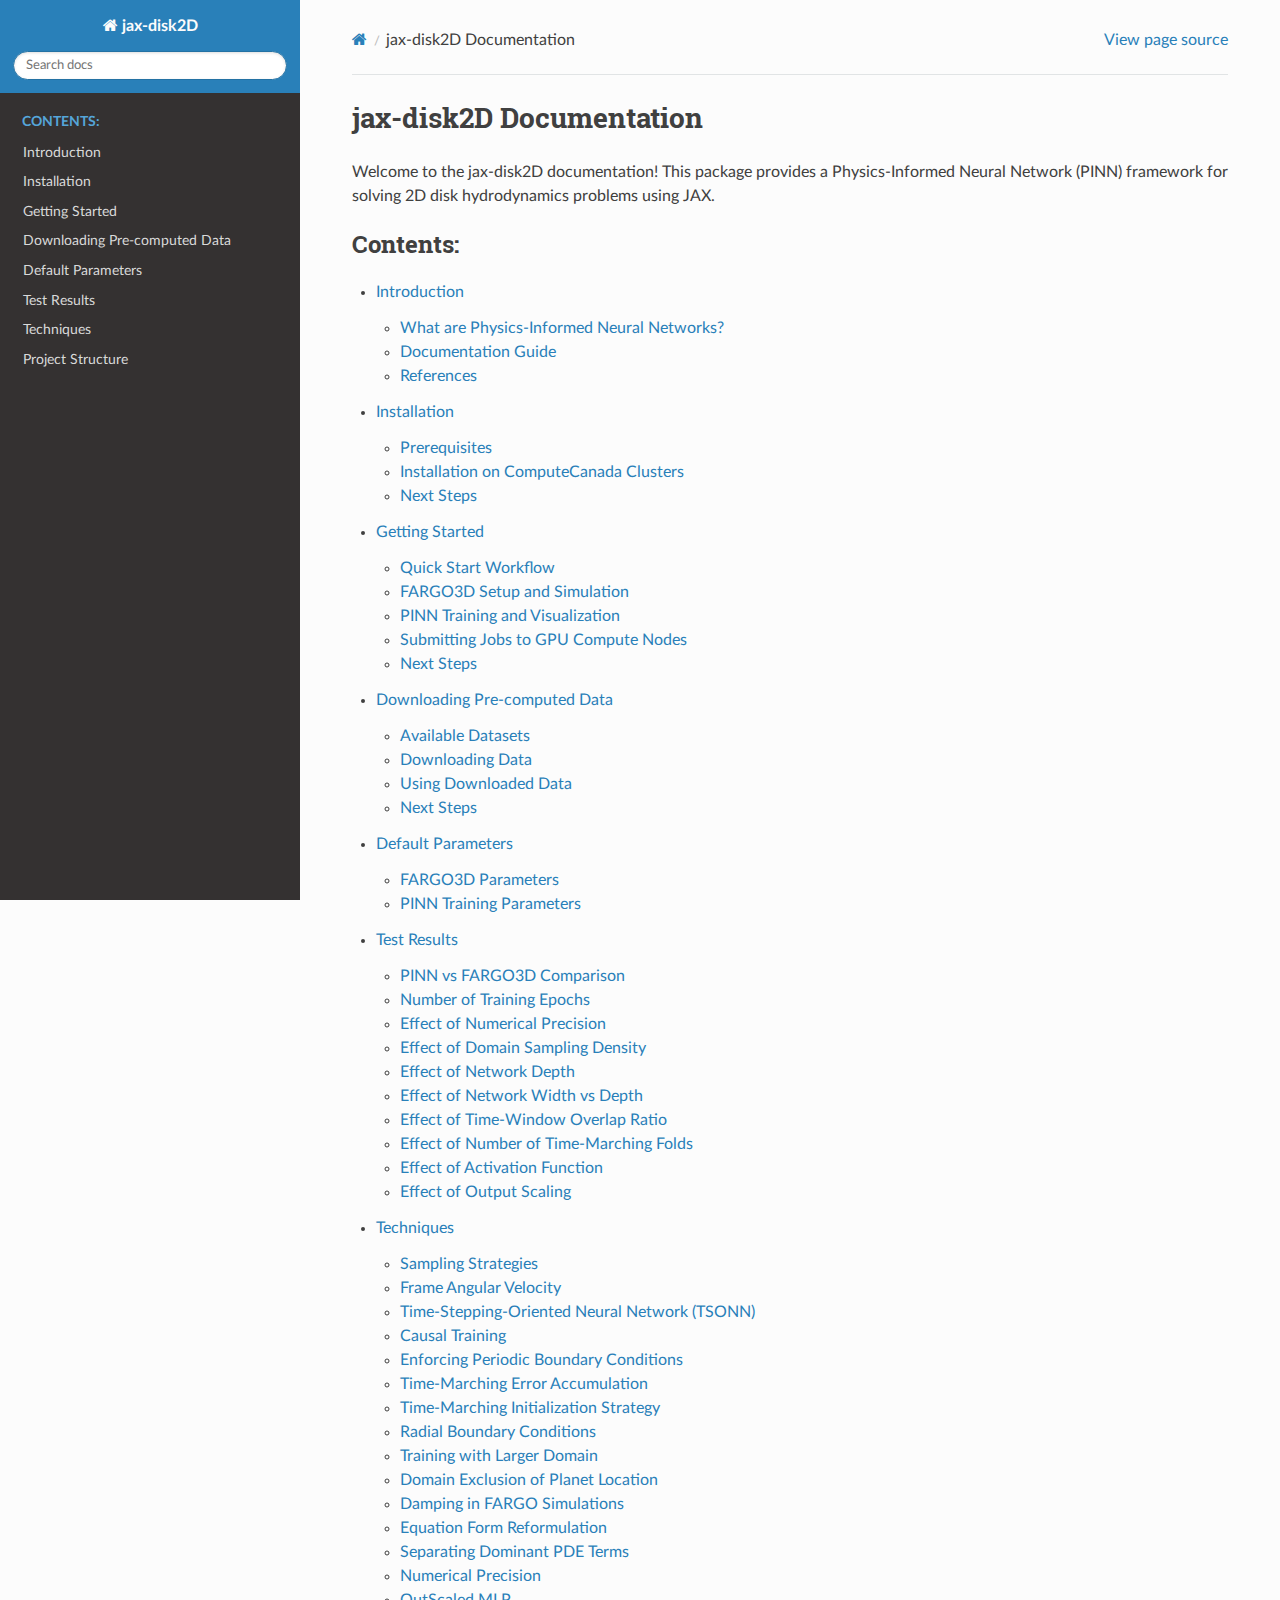
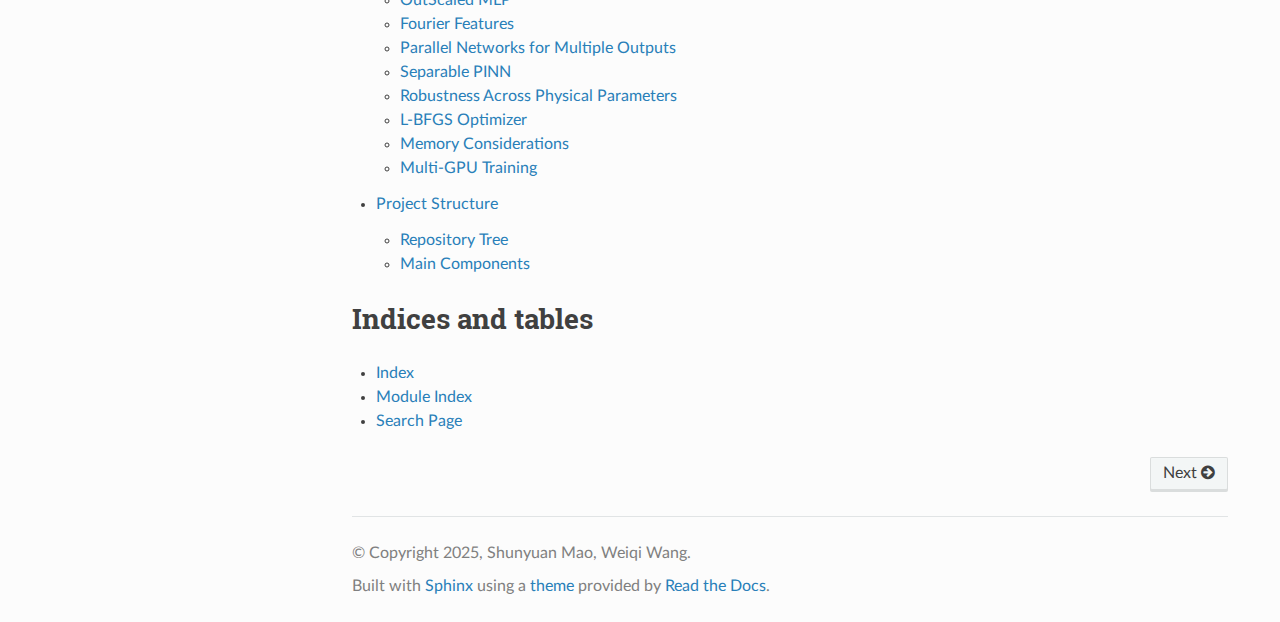
<file: index.html>
<!DOCTYPE html>
<html class="writer-html5" lang="en" data-content_root="./">
<head>
  <meta charset="utf-8" /><meta name="viewport" content="width=device-width, initial-scale=1" />

  <meta name="viewport" content="width=device-width, initial-scale=1.0" />
  <title>jax-disk2D Documentation &mdash; jax-disk2D 0.0.1 documentation</title>
      <link rel="stylesheet" type="text/css" href="_static/pygments.css?v=b86133f3" />
      <link rel="stylesheet" type="text/css" href="_static/css/theme.css?v=e59714d7" />
      <link rel="stylesheet" type="text/css" href="_static/sync_videos.css?v=2293ad74" />

  
      <script src="_static/jquery.js?v=5d32c60e"></script>
      <script src="_static/_sphinx_javascript_frameworks_compat.js?v=2cd50e6c"></script>
      <script src="_static/documentation_options.js?v=d45e8c67"></script>
      <script src="_static/doctools.js?v=9bcbadda"></script>
      <script src="_static/sphinx_highlight.js?v=dc90522c"></script>
      <script src="_static/sync_videos.js?v=71b0c0f2"></script>
    <script src="_static/js/theme.js"></script>
    <link rel="index" title="Index" href="genindex.html" />
    <link rel="search" title="Search" href="search.html" />
    <link rel="next" title="Introduction" href="introduction.html" /> 
</head>

<body class="wy-body-for-nav"> 
  <div class="wy-grid-for-nav">
    <nav data-toggle="wy-nav-shift" class="wy-nav-side">
      <div class="wy-side-scroll">
        <div class="wy-side-nav-search"  style="background: #2980B9" >

          
          
          <a href="#" class="icon icon-home">
            jax-disk2D
          </a>
<div role="search">
  <form id="rtd-search-form" class="wy-form" action="search.html" method="get">
    <input type="text" name="q" placeholder="Search docs" aria-label="Search docs" />
    <input type="hidden" name="check_keywords" value="yes" />
    <input type="hidden" name="area" value="default" />
  </form>
</div>
        </div><div class="wy-menu wy-menu-vertical" data-spy="affix" role="navigation" aria-label="Navigation menu">
              <p class="caption" role="heading"><span class="caption-text">Contents:</span></p>
<ul>
<li class="toctree-l1"><a class="reference internal" href="introduction.html">Introduction</a></li>
<li class="toctree-l1"><a class="reference internal" href="installation.html">Installation</a></li>
<li class="toctree-l1"><a class="reference internal" href="getting_started.html">Getting Started</a></li>
<li class="toctree-l1"><a class="reference internal" href="huggingface.html">Downloading Pre-computed Data</a></li>
<li class="toctree-l1"><a class="reference internal" href="default_parameters.html">Default Parameters</a></li>
<li class="toctree-l1"><a class="reference internal" href="test_results.html">Test Results</a></li>
<li class="toctree-l1"><a class="reference internal" href="techniques.html">Techniques</a></li>
<li class="toctree-l1"><a class="reference internal" href="project_structure.html">Project Structure</a></li>
</ul>

        </div>
      </div>
    </nav>

    <section data-toggle="wy-nav-shift" class="wy-nav-content-wrap"><nav class="wy-nav-top" aria-label="Mobile navigation menu"  style="background: #2980B9" >
          <i data-toggle="wy-nav-top" class="fa fa-bars"></i>
          <a href="#">jax-disk2D</a>
      </nav>

      <div class="wy-nav-content">
        <div class="rst-content">
          <div role="navigation" aria-label="Page navigation">
  <ul class="wy-breadcrumbs">
      <li><a href="#" class="icon icon-home" aria-label="Home"></a></li>
      <li class="breadcrumb-item active">jax-disk2D Documentation</li>
      <li class="wy-breadcrumbs-aside">
            <a href="_sources/index.rst.txt" rel="nofollow"> View page source</a>
      </li>
  </ul>
  <hr/>
</div>
          <div role="main" class="document" itemscope="itemscope" itemtype="http://schema.org/Article">
           <div itemprop="articleBody">
             
  <section id="jax-disk2d-documentation">
<h1>jax-disk2D Documentation<a class="headerlink" href="#jax-disk2d-documentation" title="Link to this heading"></a></h1>
<p>Welcome to the jax-disk2D documentation! This package provides a Physics-Informed Neural Network (PINN) framework for solving 2D disk hydrodynamics problems using JAX.</p>
<div class="toctree-wrapper compound">
<p class="caption" role="heading"><span class="caption-text">Contents:</span></p>
<ul>
<li class="toctree-l1"><a class="reference internal" href="introduction.html">Introduction</a><ul>
<li class="toctree-l2"><a class="reference internal" href="introduction.html#what-are-physics-informed-neural-networks">What are Physics-Informed Neural Networks?</a></li>
<li class="toctree-l2"><a class="reference internal" href="introduction.html#documentation-guide">Documentation Guide</a></li>
<li class="toctree-l2"><a class="reference internal" href="introduction.html#references">References</a></li>
</ul>
</li>
<li class="toctree-l1"><a class="reference internal" href="installation.html">Installation</a><ul>
<li class="toctree-l2"><a class="reference internal" href="installation.html#prerequisites">Prerequisites</a></li>
<li class="toctree-l2"><a class="reference internal" href="installation.html#installation-on-computecanada-clusters">Installation on ComputeCanada Clusters</a></li>
<li class="toctree-l2"><a class="reference internal" href="installation.html#next-steps">Next Steps</a></li>
</ul>
</li>
<li class="toctree-l1"><a class="reference internal" href="getting_started.html">Getting Started</a><ul>
<li class="toctree-l2"><a class="reference internal" href="getting_started.html#quick-start-workflow">Quick Start Workflow</a></li>
<li class="toctree-l2"><a class="reference internal" href="getting_started.html#fargo3d-setup-and-simulation">FARGO3D Setup and Simulation</a></li>
<li class="toctree-l2"><a class="reference internal" href="getting_started.html#pinn-training-and-visualization">PINN Training and Visualization</a></li>
<li class="toctree-l2"><a class="reference internal" href="getting_started.html#submitting-jobs-to-gpu-compute-nodes">Submitting Jobs to GPU Compute Nodes</a></li>
<li class="toctree-l2"><a class="reference internal" href="getting_started.html#next-steps">Next Steps</a></li>
</ul>
</li>
<li class="toctree-l1"><a class="reference internal" href="huggingface.html">Downloading Pre-computed Data</a><ul>
<li class="toctree-l2"><a class="reference internal" href="huggingface.html#available-datasets">Available Datasets</a></li>
<li class="toctree-l2"><a class="reference internal" href="huggingface.html#downloading-data">Downloading Data</a></li>
<li class="toctree-l2"><a class="reference internal" href="huggingface.html#using-downloaded-data">Using Downloaded Data</a></li>
<li class="toctree-l2"><a class="reference internal" href="huggingface.html#next-steps">Next Steps</a></li>
</ul>
</li>
<li class="toctree-l1"><a class="reference internal" href="default_parameters.html">Default Parameters</a><ul>
<li class="toctree-l2"><a class="reference internal" href="default_parameters.html#fargo3d-parameters">FARGO3D Parameters</a></li>
<li class="toctree-l2"><a class="reference internal" href="default_parameters.html#pinn-training-parameters">PINN Training Parameters</a></li>
</ul>
</li>
<li class="toctree-l1"><a class="reference internal" href="test_results.html">Test Results</a><ul>
<li class="toctree-l2"><a class="reference internal" href="test_results.html#pinn-vs-fargo3d-comparison">PINN vs FARGO3D Comparison</a></li>
<li class="toctree-l2"><a class="reference internal" href="test_results.html#number-of-training-epochs">Number of Training Epochs</a></li>
<li class="toctree-l2"><a class="reference internal" href="test_results.html#effect-of-numerical-precision">Effect of Numerical Precision</a></li>
<li class="toctree-l2"><a class="reference internal" href="test_results.html#effect-of-domain-sampling-density">Effect of Domain Sampling Density</a></li>
<li class="toctree-l2"><a class="reference internal" href="test_results.html#effect-of-network-depth">Effect of Network Depth</a></li>
<li class="toctree-l2"><a class="reference internal" href="test_results.html#effect-of-network-width-vs-depth">Effect of Network Width vs Depth</a></li>
<li class="toctree-l2"><a class="reference internal" href="test_results.html#effect-of-time-window-overlap-ratio">Effect of Time-Window Overlap Ratio</a></li>
<li class="toctree-l2"><a class="reference internal" href="test_results.html#effect-of-number-of-time-marching-folds">Effect of Number of Time-Marching Folds</a></li>
<li class="toctree-l2"><a class="reference internal" href="test_results.html#effect-of-activation-function">Effect of Activation Function</a></li>
<li class="toctree-l2"><a class="reference internal" href="test_results.html#effect-of-output-scaling">Effect of Output Scaling</a></li>
</ul>
</li>
<li class="toctree-l1"><a class="reference internal" href="techniques.html">Techniques</a><ul>
<li class="toctree-l2"><a class="reference internal" href="techniques.html#sampling-strategies">Sampling Strategies</a></li>
<li class="toctree-l2"><a class="reference internal" href="techniques.html#frame-angular-velocity">Frame Angular Velocity</a></li>
<li class="toctree-l2"><a class="reference internal" href="techniques.html#time-stepping-oriented-neural-network-tsonn">Time-Stepping-Oriented Neural Network (TSONN)</a></li>
<li class="toctree-l2"><a class="reference internal" href="techniques.html#causal-training">Causal Training</a></li>
<li class="toctree-l2"><a class="reference internal" href="techniques.html#enforcing-periodic-boundary-conditions">Enforcing Periodic Boundary Conditions</a></li>
<li class="toctree-l2"><a class="reference internal" href="techniques.html#time-marching-error-accumulation">Time-Marching Error Accumulation</a></li>
<li class="toctree-l2"><a class="reference internal" href="techniques.html#time-marching-initialization-strategy">Time-Marching Initialization Strategy</a></li>
<li class="toctree-l2"><a class="reference internal" href="techniques.html#radial-boundary-conditions">Radial Boundary Conditions</a></li>
<li class="toctree-l2"><a class="reference internal" href="techniques.html#training-with-larger-domain">Training with Larger Domain</a></li>
<li class="toctree-l2"><a class="reference internal" href="techniques.html#domain-exclusion-of-planet-location">Domain Exclusion of Planet Location</a></li>
<li class="toctree-l2"><a class="reference internal" href="techniques.html#damping-in-fargo-simulations">Damping in FARGO Simulations</a></li>
<li class="toctree-l2"><a class="reference internal" href="techniques.html#equation-form-reformulation">Equation Form Reformulation</a></li>
<li class="toctree-l2"><a class="reference internal" href="techniques.html#separating-dominant-pde-terms">Separating Dominant PDE Terms</a></li>
<li class="toctree-l2"><a class="reference internal" href="techniques.html#numerical-precision">Numerical Precision</a></li>
<li class="toctree-l2"><a class="reference internal" href="techniques.html#outscaled-mlp">OutScaled MLP</a></li>
<li class="toctree-l2"><a class="reference internal" href="techniques.html#fourier-features">Fourier Features</a></li>
<li class="toctree-l2"><a class="reference internal" href="techniques.html#parallel-networks-for-multiple-outputs">Parallel Networks for Multiple Outputs</a></li>
<li class="toctree-l2"><a class="reference internal" href="techniques.html#separable-pinn">Separable PINN</a></li>
<li class="toctree-l2"><a class="reference internal" href="techniques.html#robustness-across-physical-parameters">Robustness Across Physical Parameters</a></li>
<li class="toctree-l2"><a class="reference internal" href="techniques.html#l-bfgs-optimizer">L-BFGS Optimizer</a></li>
<li class="toctree-l2"><a class="reference internal" href="techniques.html#memory-considerations">Memory Considerations</a></li>
<li class="toctree-l2"><a class="reference internal" href="techniques.html#multi-gpu-training">Multi-GPU Training</a></li>
</ul>
</li>
<li class="toctree-l1"><a class="reference internal" href="project_structure.html">Project Structure</a><ul>
<li class="toctree-l2"><a class="reference internal" href="project_structure.html#repository-tree">Repository Tree</a></li>
<li class="toctree-l2"><a class="reference internal" href="project_structure.html#main-components">Main Components</a></li>
</ul>
</li>
</ul>
</div>
</section>
<section id="indices-and-tables">
<h1>Indices and tables<a class="headerlink" href="#indices-and-tables" title="Link to this heading"></a></h1>
<ul class="simple">
<li><p><a class="reference internal" href="genindex.html"><span class="std std-ref">Index</span></a></p></li>
<li><p><a class="reference internal" href="py-modindex.html"><span class="std std-ref">Module Index</span></a></p></li>
<li><p><a class="reference internal" href="search.html"><span class="std std-ref">Search Page</span></a></p></li>
</ul>
</section>


           </div>
          </div>
          <footer><div class="rst-footer-buttons" role="navigation" aria-label="Footer">
        <a href="introduction.html" class="btn btn-neutral float-right" title="Introduction" accesskey="n" rel="next">Next <span class="fa fa-arrow-circle-right" aria-hidden="true"></span></a>
    </div>

  <hr/>

  <div role="contentinfo">
    <p>&#169; Copyright 2025, Shunyuan Mao, Weiqi Wang.</p>
  </div>

  Built with <a href="https://www.sphinx-doc.org/">Sphinx</a> using a
    <a href="https://github.com/readthedocs/sphinx_rtd_theme">theme</a>
    provided by <a href="https://readthedocs.org">Read the Docs</a>.
   

</footer>
        </div>
      </div>
    </section>
  </div>
  <script>
      jQuery(function () {
          SphinxRtdTheme.Navigation.enable(true);
      });
  </script> 

</body>
</html>
</file>
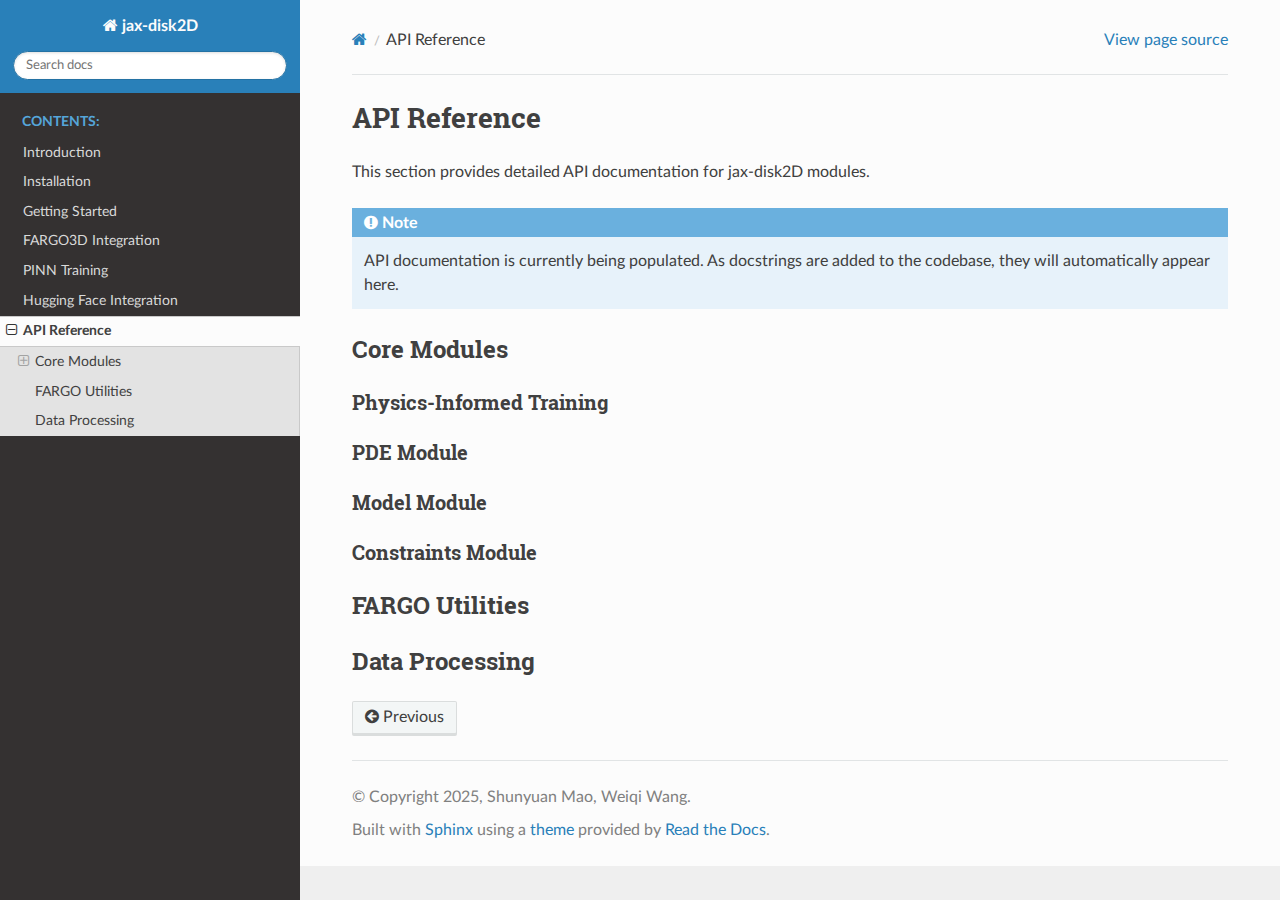
<file: api_reference.html>
<!DOCTYPE html>
<html class="writer-html5" lang="en" data-content_root="./">
<head>
  <meta charset="utf-8" /><meta name="viewport" content="width=device-width, initial-scale=1" />

  <meta name="viewport" content="width=device-width, initial-scale=1.0" />
  <title>API Reference &mdash; jax-disk2D 0.0.1 documentation</title>
      <link rel="stylesheet" type="text/css" href="_static/pygments.css?v=b86133f3" />
      <link rel="stylesheet" type="text/css" href="_static/css/theme.css?v=e59714d7" />
      <link rel="stylesheet" type="text/css" href="_static/custom.css?v=2293ad74" />

  
      <script src="_static/jquery.js?v=5d32c60e"></script>
      <script src="_static/_sphinx_javascript_frameworks_compat.js?v=2cd50e6c"></script>
      <script src="_static/documentation_options.js?v=d45e8c67"></script>
      <script src="_static/doctools.js?v=9bcbadda"></script>
      <script src="_static/sphinx_highlight.js?v=dc90522c"></script>
      <script src="_static/sync_videos.js?v=71b0c0f2"></script>
    <script src="_static/js/theme.js"></script>
    <link rel="index" title="Index" href="genindex.html" />
    <link rel="search" title="Search" href="search.html" />
    <link rel="prev" title="Hugging Face Integration" href="huggingface.html" /> 
</head>

<body class="wy-body-for-nav"> 
  <div class="wy-grid-for-nav">
    <nav data-toggle="wy-nav-shift" class="wy-nav-side">
      <div class="wy-side-scroll">
        <div class="wy-side-nav-search"  style="background: #2980B9" >

          
          
          <a href="index.html" class="icon icon-home">
            jax-disk2D
          </a>
<div role="search">
  <form id="rtd-search-form" class="wy-form" action="search.html" method="get">
    <input type="text" name="q" placeholder="Search docs" aria-label="Search docs" />
    <input type="hidden" name="check_keywords" value="yes" />
    <input type="hidden" name="area" value="default" />
  </form>
</div>
        </div><div class="wy-menu wy-menu-vertical" data-spy="affix" role="navigation" aria-label="Navigation menu">
              <p class="caption" role="heading"><span class="caption-text">Contents:</span></p>
<ul class="current">
<li class="toctree-l1"><a class="reference internal" href="introduction.html">Introduction</a></li>
<li class="toctree-l1"><a class="reference internal" href="installation.html">Installation</a></li>
<li class="toctree-l1"><a class="reference internal" href="getting_started.html">Getting Started</a></li>
<li class="toctree-l1"><a class="reference internal" href="fargo_integration.html">FARGO3D Integration</a></li>
<li class="toctree-l1"><a class="reference internal" href="pinn_training.html">PINN Training</a></li>
<li class="toctree-l1"><a class="reference internal" href="huggingface.html">Hugging Face Integration</a></li>
<li class="toctree-l1 current"><a class="current reference internal" href="#">API Reference</a><ul>
<li class="toctree-l2"><a class="reference internal" href="#core-modules">Core Modules</a><ul>
<li class="toctree-l3"><a class="reference internal" href="#physics-informed-training">Physics-Informed Training</a></li>
<li class="toctree-l3"><a class="reference internal" href="#pde-module">PDE Module</a></li>
<li class="toctree-l3"><a class="reference internal" href="#model-module">Model Module</a></li>
<li class="toctree-l3"><a class="reference internal" href="#constraints-module">Constraints Module</a></li>
</ul>
</li>
<li class="toctree-l2"><a class="reference internal" href="#fargo-utilities">FARGO Utilities</a></li>
<li class="toctree-l2"><a class="reference internal" href="#data-processing">Data Processing</a></li>
</ul>
</li>
</ul>

        </div>
      </div>
    </nav>

    <section data-toggle="wy-nav-shift" class="wy-nav-content-wrap"><nav class="wy-nav-top" aria-label="Mobile navigation menu"  style="background: #2980B9" >
          <i data-toggle="wy-nav-top" class="fa fa-bars"></i>
          <a href="index.html">jax-disk2D</a>
      </nav>

      <div class="wy-nav-content">
        <div class="rst-content">
          <div role="navigation" aria-label="Page navigation">
  <ul class="wy-breadcrumbs">
      <li><a href="index.html" class="icon icon-home" aria-label="Home"></a></li>
      <li class="breadcrumb-item active">API Reference</li>
      <li class="wy-breadcrumbs-aside">
            <a href="_sources/api_reference.rst.txt" rel="nofollow"> View page source</a>
      </li>
  </ul>
  <hr/>
</div>
          <div role="main" class="document" itemscope="itemscope" itemtype="http://schema.org/Article">
           <div itemprop="articleBody">
             
  <section id="api-reference">
<h1>API Reference<a class="headerlink" href="#api-reference" title="Link to this heading"></a></h1>
<p>This section provides detailed API documentation for jax-disk2D modules.</p>
<div class="admonition note">
<p class="admonition-title">Note</p>
<p>API documentation is currently being populated. As docstrings are added to the codebase, they will automatically appear here.</p>
</div>
<section id="core-modules">
<h2>Core Modules<a class="headerlink" href="#core-modules" title="Link to this heading"></a></h2>
<section id="physics-informed-training">
<h3>Physics-Informed Training<a class="headerlink" href="#physics-informed-training" title="Link to this heading"></a></h3>
</section>
<section id="pde-module">
<h3>PDE Module<a class="headerlink" href="#pde-module" title="Link to this heading"></a></h3>
</section>
<section id="model-module">
<h3>Model Module<a class="headerlink" href="#model-module" title="Link to this heading"></a></h3>
</section>
<section id="constraints-module">
<h3>Constraints Module<a class="headerlink" href="#constraints-module" title="Link to this heading"></a></h3>
</section>
</section>
<section id="fargo-utilities">
<h2>FARGO Utilities<a class="headerlink" href="#fargo-utilities" title="Link to this heading"></a></h2>
</section>
<section id="data-processing">
<h2>Data Processing<a class="headerlink" href="#data-processing" title="Link to this heading"></a></h2>
</section>
</section>


           </div>
          </div>
          <footer><div class="rst-footer-buttons" role="navigation" aria-label="Footer">
        <a href="huggingface.html" class="btn btn-neutral float-left" title="Hugging Face Integration" accesskey="p" rel="prev"><span class="fa fa-arrow-circle-left" aria-hidden="true"></span> Previous</a>
    </div>

  <hr/>

  <div role="contentinfo">
    <p>&#169; Copyright 2025, Shunyuan Mao, Weiqi Wang.</p>
  </div>

  Built with <a href="https://www.sphinx-doc.org/">Sphinx</a> using a
    <a href="https://github.com/readthedocs/sphinx_rtd_theme">theme</a>
    provided by <a href="https://readthedocs.org">Read the Docs</a>.
   

</footer>
        </div>
      </div>
    </section>
  </div>
  <script>
      jQuery(function () {
          SphinxRtdTheme.Navigation.enable(true);
      });
  </script> 

</body>
</html>
</file>
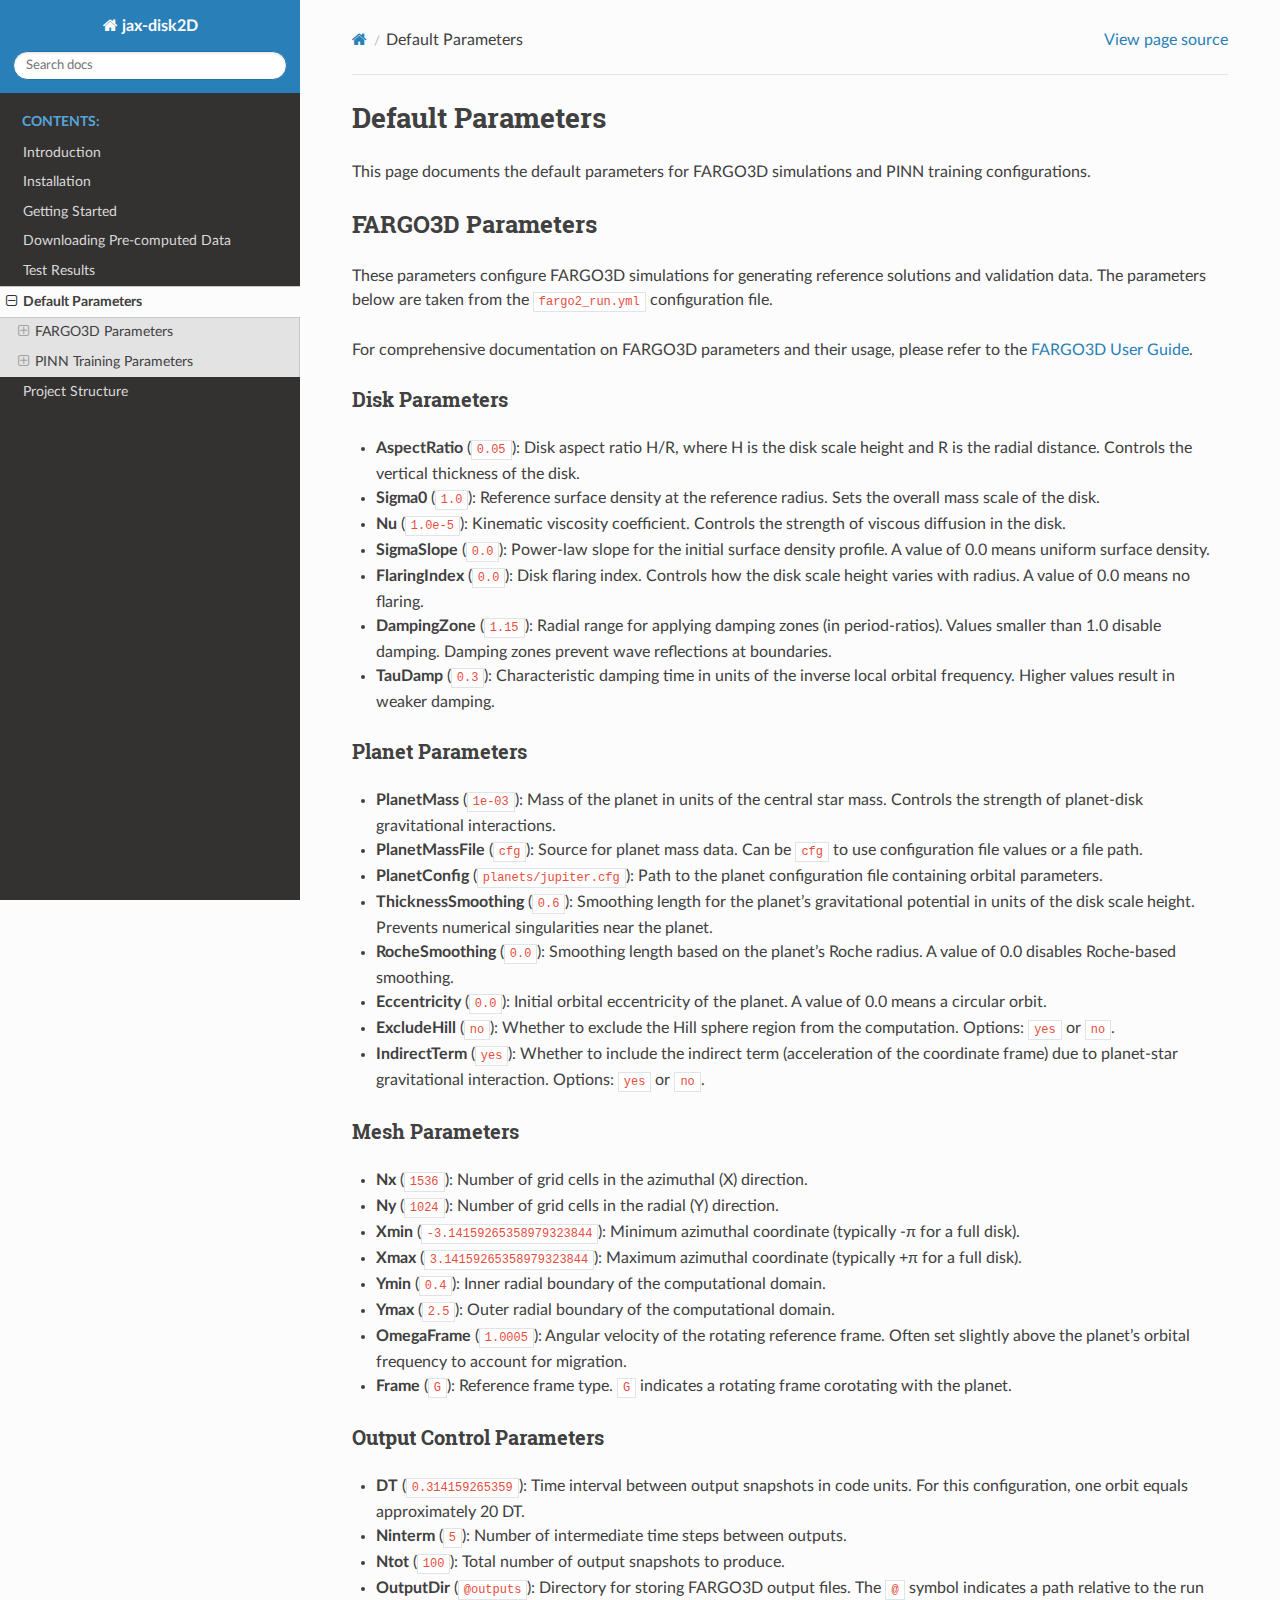
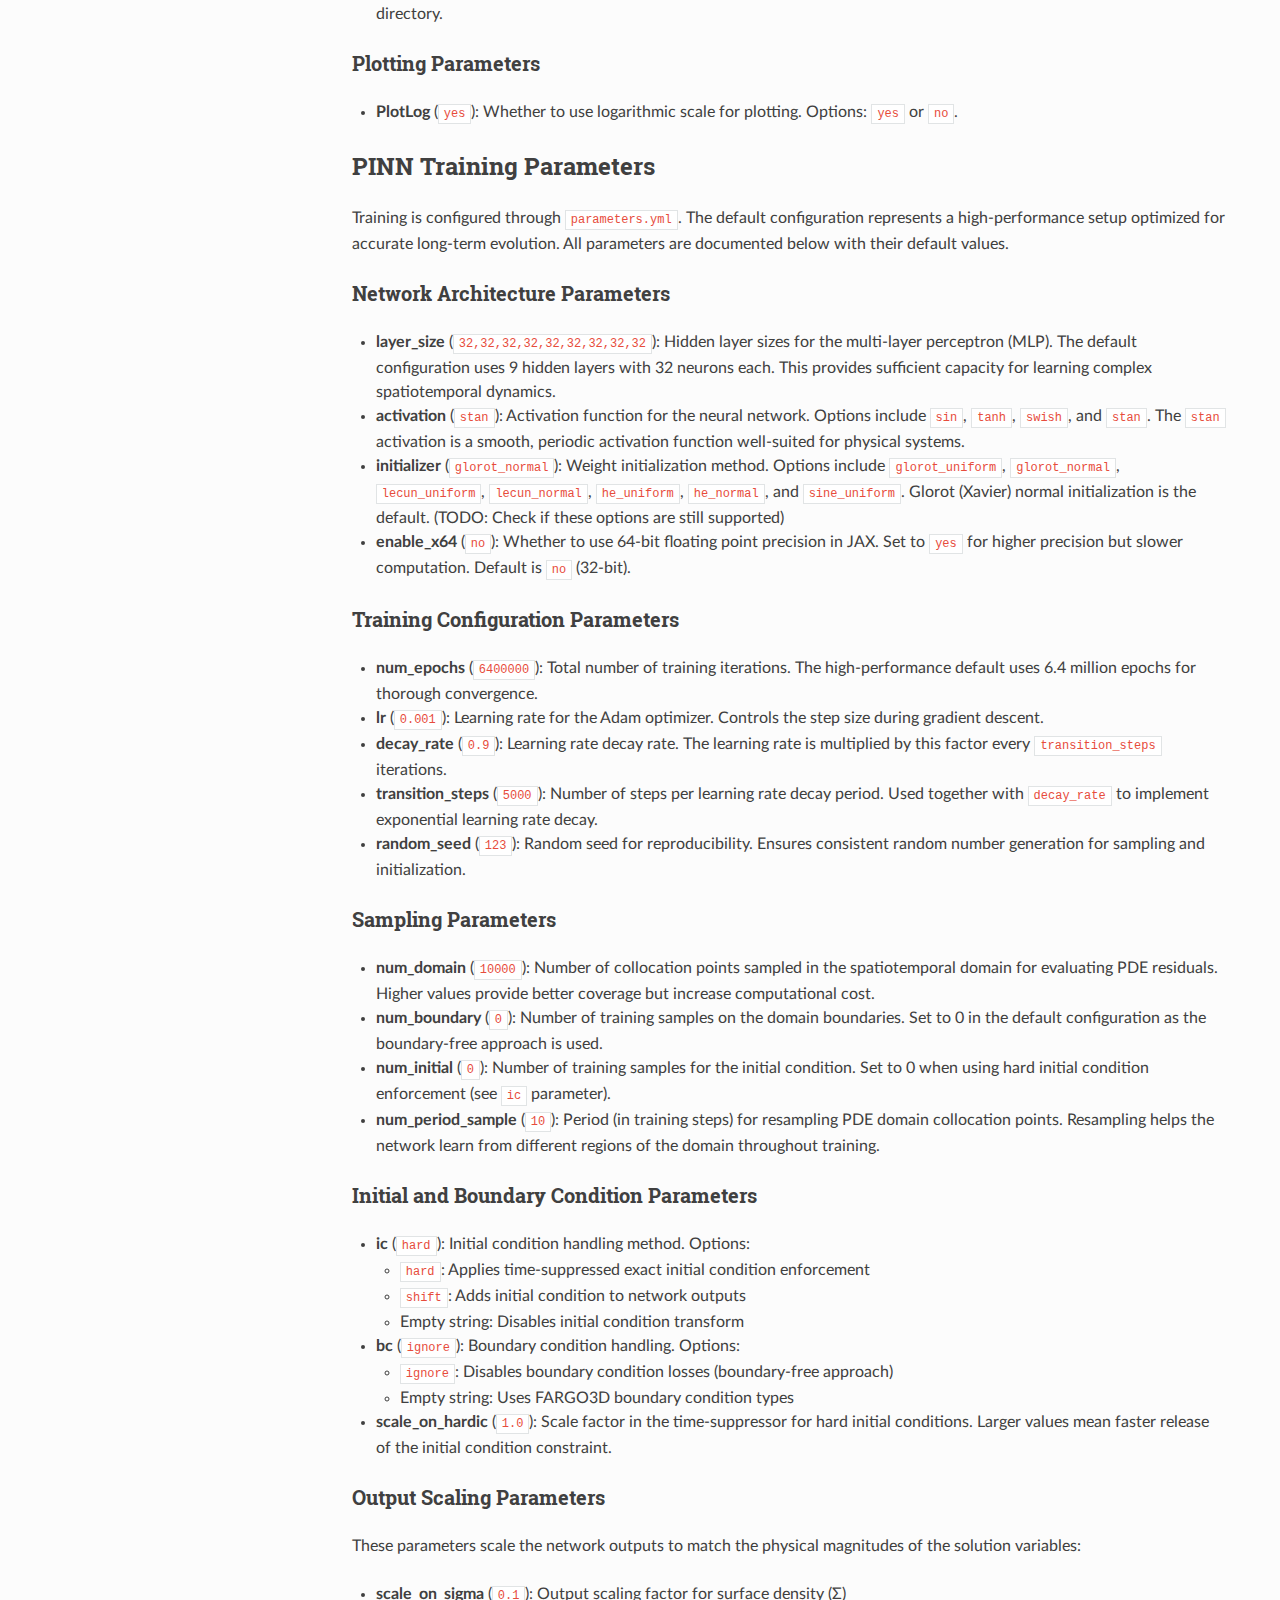
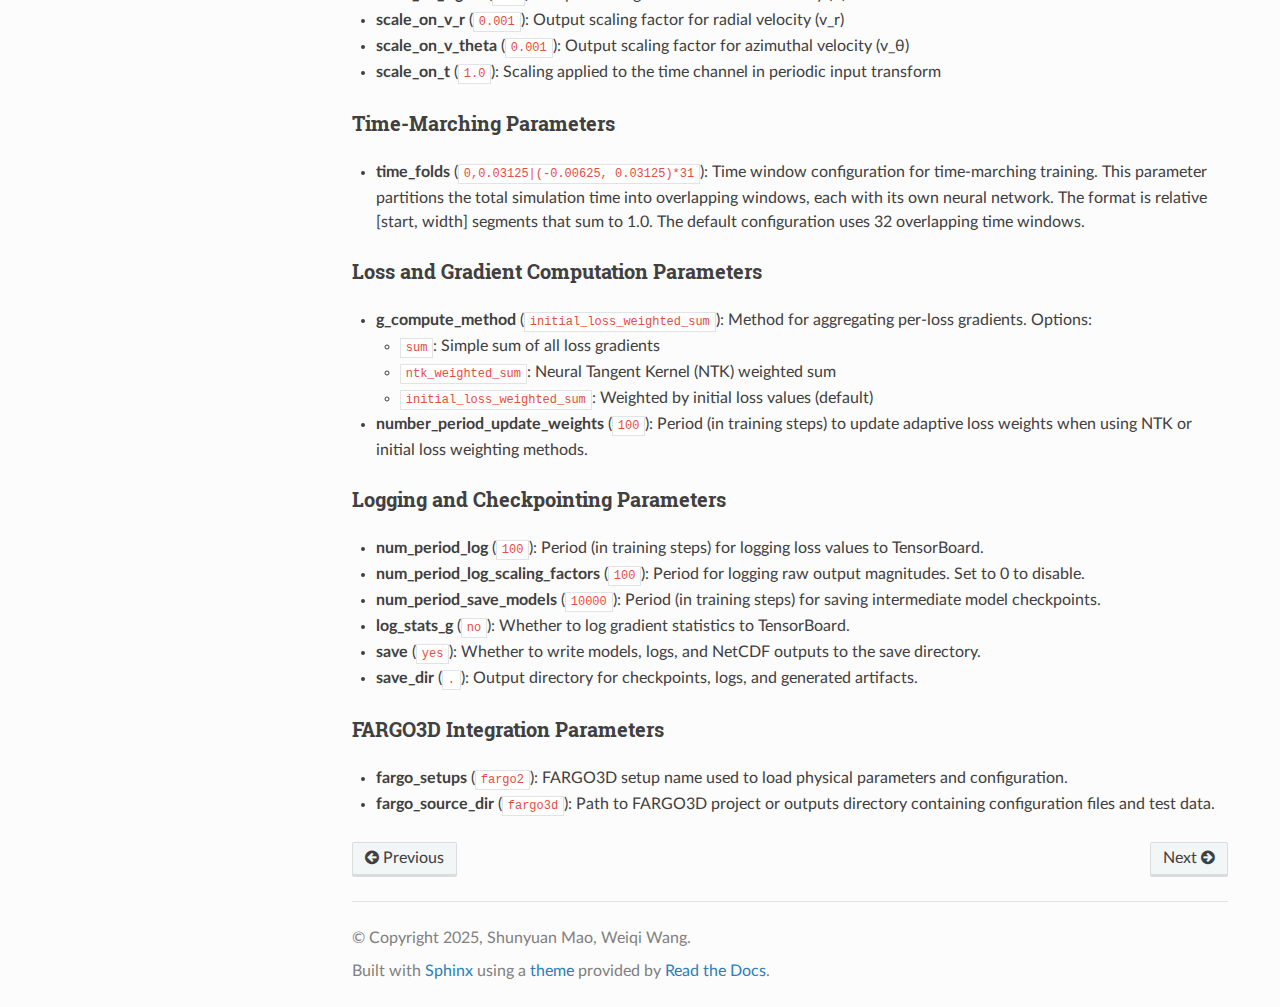
<file: default_parameters.html>
<!DOCTYPE html>
<html class="writer-html5" lang="en" data-content_root="./">
<head>
  <meta charset="utf-8" /><meta name="viewport" content="width=device-width, initial-scale=1" />

  <meta name="viewport" content="width=device-width, initial-scale=1.0" />
  <title>Default Parameters &mdash; jax-disk2D 0.0.1 documentation</title>
      <link rel="stylesheet" type="text/css" href="_static/pygments.css?v=b86133f3" />
      <link rel="stylesheet" type="text/css" href="_static/css/theme.css?v=e59714d7" />
      <link rel="stylesheet" type="text/css" href="_static/sync_videos.css?v=2293ad74" />

  
      <script src="_static/jquery.js?v=5d32c60e"></script>
      <script src="_static/_sphinx_javascript_frameworks_compat.js?v=2cd50e6c"></script>
      <script src="_static/documentation_options.js?v=d45e8c67"></script>
      <script src="_static/doctools.js?v=9bcbadda"></script>
      <script src="_static/sphinx_highlight.js?v=dc90522c"></script>
      <script src="_static/sync_videos.js?v=71b0c0f2"></script>
    <script src="_static/js/theme.js"></script>
    <link rel="index" title="Index" href="genindex.html" />
    <link rel="search" title="Search" href="search.html" />
    <link rel="next" title="Project Structure" href="project_structure.html" />
    <link rel="prev" title="Test Results" href="test_results.html" /> 
</head>

<body class="wy-body-for-nav"> 
  <div class="wy-grid-for-nav">
    <nav data-toggle="wy-nav-shift" class="wy-nav-side">
      <div class="wy-side-scroll">
        <div class="wy-side-nav-search"  style="background: #2980B9" >

          
          
          <a href="index.html" class="icon icon-home">
            jax-disk2D
          </a>
<div role="search">
  <form id="rtd-search-form" class="wy-form" action="search.html" method="get">
    <input type="text" name="q" placeholder="Search docs" aria-label="Search docs" />
    <input type="hidden" name="check_keywords" value="yes" />
    <input type="hidden" name="area" value="default" />
  </form>
</div>
        </div><div class="wy-menu wy-menu-vertical" data-spy="affix" role="navigation" aria-label="Navigation menu">
              <p class="caption" role="heading"><span class="caption-text">Contents:</span></p>
<ul class="current">
<li class="toctree-l1"><a class="reference internal" href="introduction.html">Introduction</a></li>
<li class="toctree-l1"><a class="reference internal" href="installation.html">Installation</a></li>
<li class="toctree-l1"><a class="reference internal" href="getting_started.html">Getting Started</a></li>
<li class="toctree-l1"><a class="reference internal" href="huggingface.html">Downloading Pre-computed Data</a></li>
<li class="toctree-l1"><a class="reference internal" href="test_results.html">Test Results</a></li>
<li class="toctree-l1 current"><a class="current reference internal" href="#">Default Parameters</a><ul>
<li class="toctree-l2"><a class="reference internal" href="#fargo3d-parameters">FARGO3D Parameters</a><ul>
<li class="toctree-l3"><a class="reference internal" href="#disk-parameters">Disk Parameters</a></li>
<li class="toctree-l3"><a class="reference internal" href="#planet-parameters">Planet Parameters</a></li>
<li class="toctree-l3"><a class="reference internal" href="#mesh-parameters">Mesh Parameters</a></li>
<li class="toctree-l3"><a class="reference internal" href="#output-control-parameters">Output Control Parameters</a></li>
<li class="toctree-l3"><a class="reference internal" href="#plotting-parameters">Plotting Parameters</a></li>
</ul>
</li>
<li class="toctree-l2"><a class="reference internal" href="#pinn-training-parameters">PINN Training Parameters</a><ul>
<li class="toctree-l3"><a class="reference internal" href="#network-architecture-parameters">Network Architecture Parameters</a></li>
<li class="toctree-l3"><a class="reference internal" href="#training-configuration-parameters">Training Configuration Parameters</a></li>
<li class="toctree-l3"><a class="reference internal" href="#sampling-parameters">Sampling Parameters</a></li>
<li class="toctree-l3"><a class="reference internal" href="#initial-and-boundary-condition-parameters">Initial and Boundary Condition Parameters</a></li>
<li class="toctree-l3"><a class="reference internal" href="#output-scaling-parameters">Output Scaling Parameters</a></li>
<li class="toctree-l3"><a class="reference internal" href="#time-marching-parameters">Time-Marching Parameters</a></li>
<li class="toctree-l3"><a class="reference internal" href="#loss-and-gradient-computation-parameters">Loss and Gradient Computation Parameters</a></li>
<li class="toctree-l3"><a class="reference internal" href="#logging-and-checkpointing-parameters">Logging and Checkpointing Parameters</a></li>
<li class="toctree-l3"><a class="reference internal" href="#fargo3d-integration-parameters">FARGO3D Integration Parameters</a></li>
</ul>
</li>
</ul>
</li>
<li class="toctree-l1"><a class="reference internal" href="project_structure.html">Project Structure</a></li>
</ul>

        </div>
      </div>
    </nav>

    <section data-toggle="wy-nav-shift" class="wy-nav-content-wrap"><nav class="wy-nav-top" aria-label="Mobile navigation menu"  style="background: #2980B9" >
          <i data-toggle="wy-nav-top" class="fa fa-bars"></i>
          <a href="index.html">jax-disk2D</a>
      </nav>

      <div class="wy-nav-content">
        <div class="rst-content">
          <div role="navigation" aria-label="Page navigation">
  <ul class="wy-breadcrumbs">
      <li><a href="index.html" class="icon icon-home" aria-label="Home"></a></li>
      <li class="breadcrumb-item active">Default Parameters</li>
      <li class="wy-breadcrumbs-aside">
            <a href="_sources/default_parameters.rst.txt" rel="nofollow"> View page source</a>
      </li>
  </ul>
  <hr/>
</div>
          <div role="main" class="document" itemscope="itemscope" itemtype="http://schema.org/Article">
           <div itemprop="articleBody">
             
  <section id="default-parameters">
<h1>Default Parameters<a class="headerlink" href="#default-parameters" title="Link to this heading"></a></h1>
<p>This page documents the default parameters for FARGO3D simulations and PINN training configurations.</p>
<section id="fargo3d-parameters">
<h2>FARGO3D Parameters<a class="headerlink" href="#fargo3d-parameters" title="Link to this heading"></a></h2>
<p>These parameters configure FARGO3D simulations for generating reference solutions and validation data. The parameters below are taken from the <code class="docutils literal notranslate"><span class="pre">fargo2_run.yml</span></code> configuration file.</p>
<p>For comprehensive documentation on FARGO3D parameters and their usage, please refer to the <a class="reference external" href="https://fargo3d.github.io/documentation/index.html">FARGO3D User Guide</a>.</p>
<section id="disk-parameters">
<h3>Disk Parameters<a class="headerlink" href="#disk-parameters" title="Link to this heading"></a></h3>
<ul class="simple">
<li><p><strong>AspectRatio</strong> (<code class="docutils literal notranslate"><span class="pre">0.05</span></code>): Disk aspect ratio H/R, where H is the disk scale height and R is the radial distance. Controls the vertical thickness of the disk.</p></li>
<li><p><strong>Sigma0</strong> (<code class="docutils literal notranslate"><span class="pre">1.0</span></code>): Reference surface density at the reference radius. Sets the overall mass scale of the disk.</p></li>
<li><p><strong>Nu</strong> (<code class="docutils literal notranslate"><span class="pre">1.0e-5</span></code>): Kinematic viscosity coefficient. Controls the strength of viscous diffusion in the disk.</p></li>
<li><p><strong>SigmaSlope</strong> (<code class="docutils literal notranslate"><span class="pre">0.0</span></code>): Power-law slope for the initial surface density profile. A value of 0.0 means uniform surface density.</p></li>
<li><p><strong>FlaringIndex</strong> (<code class="docutils literal notranslate"><span class="pre">0.0</span></code>): Disk flaring index. Controls how the disk scale height varies with radius. A value of 0.0 means no flaring.</p></li>
<li><p><strong>DampingZone</strong> (<code class="docutils literal notranslate"><span class="pre">1.15</span></code>): Radial range for applying damping zones (in period-ratios). Values smaller than 1.0 disable damping. Damping zones prevent wave reflections at boundaries.</p></li>
<li><p><strong>TauDamp</strong> (<code class="docutils literal notranslate"><span class="pre">0.3</span></code>): Characteristic damping time in units of the inverse local orbital frequency. Higher values result in weaker damping.</p></li>
</ul>
</section>
<section id="planet-parameters">
<h3>Planet Parameters<a class="headerlink" href="#planet-parameters" title="Link to this heading"></a></h3>
<ul class="simple">
<li><p><strong>PlanetMass</strong> (<code class="docutils literal notranslate"><span class="pre">1e-03</span></code>): Mass of the planet in units of the central star mass. Controls the strength of planet-disk gravitational interactions.</p></li>
<li><p><strong>PlanetMassFile</strong> (<code class="docutils literal notranslate"><span class="pre">cfg</span></code>): Source for planet mass data. Can be <code class="docutils literal notranslate"><span class="pre">cfg</span></code> to use configuration file values or a file path.</p></li>
<li><p><strong>PlanetConfig</strong> (<code class="docutils literal notranslate"><span class="pre">planets/jupiter.cfg</span></code>): Path to the planet configuration file containing orbital parameters.</p></li>
<li><p><strong>ThicknessSmoothing</strong> (<code class="docutils literal notranslate"><span class="pre">0.6</span></code>): Smoothing length for the planet’s gravitational potential in units of the disk scale height. Prevents numerical singularities near the planet.</p></li>
<li><p><strong>RocheSmoothing</strong> (<code class="docutils literal notranslate"><span class="pre">0.0</span></code>): Smoothing length based on the planet’s Roche radius. A value of 0.0 disables Roche-based smoothing.</p></li>
<li><p><strong>Eccentricity</strong> (<code class="docutils literal notranslate"><span class="pre">0.0</span></code>): Initial orbital eccentricity of the planet. A value of 0.0 means a circular orbit.</p></li>
<li><p><strong>ExcludeHill</strong> (<code class="docutils literal notranslate"><span class="pre">no</span></code>): Whether to exclude the Hill sphere region from the computation. Options: <code class="docutils literal notranslate"><span class="pre">yes</span></code> or <code class="docutils literal notranslate"><span class="pre">no</span></code>.</p></li>
<li><p><strong>IndirectTerm</strong> (<code class="docutils literal notranslate"><span class="pre">yes</span></code>): Whether to include the indirect term (acceleration of the coordinate frame) due to planet-star gravitational interaction. Options: <code class="docutils literal notranslate"><span class="pre">yes</span></code> or <code class="docutils literal notranslate"><span class="pre">no</span></code>.</p></li>
</ul>
</section>
<section id="mesh-parameters">
<h3>Mesh Parameters<a class="headerlink" href="#mesh-parameters" title="Link to this heading"></a></h3>
<ul class="simple">
<li><p><strong>Nx</strong> (<code class="docutils literal notranslate"><span class="pre">1536</span></code>): Number of grid cells in the azimuthal (X) direction.</p></li>
<li><p><strong>Ny</strong> (<code class="docutils literal notranslate"><span class="pre">1024</span></code>): Number of grid cells in the radial (Y) direction.</p></li>
<li><p><strong>Xmin</strong> (<code class="docutils literal notranslate"><span class="pre">-3.14159265358979323844</span></code>): Minimum azimuthal coordinate (typically -π for a full disk).</p></li>
<li><p><strong>Xmax</strong> (<code class="docutils literal notranslate"><span class="pre">3.14159265358979323844</span></code>): Maximum azimuthal coordinate (typically +π for a full disk).</p></li>
<li><p><strong>Ymin</strong> (<code class="docutils literal notranslate"><span class="pre">0.4</span></code>): Inner radial boundary of the computational domain.</p></li>
<li><p><strong>Ymax</strong> (<code class="docutils literal notranslate"><span class="pre">2.5</span></code>): Outer radial boundary of the computational domain.</p></li>
<li><p><strong>OmegaFrame</strong> (<code class="docutils literal notranslate"><span class="pre">1.0005</span></code>): Angular velocity of the rotating reference frame. Often set slightly above the planet’s orbital frequency to account for migration.</p></li>
<li><p><strong>Frame</strong> (<code class="docutils literal notranslate"><span class="pre">G</span></code>): Reference frame type. <code class="docutils literal notranslate"><span class="pre">G</span></code> indicates a rotating frame corotating with the planet.</p></li>
</ul>
</section>
<section id="output-control-parameters">
<h3>Output Control Parameters<a class="headerlink" href="#output-control-parameters" title="Link to this heading"></a></h3>
<ul class="simple">
<li><p><strong>DT</strong> (<code class="docutils literal notranslate"><span class="pre">0.314159265359</span></code>): Time interval between output snapshots in code units. For this configuration, one orbit equals approximately 20 DT.</p></li>
<li><p><strong>Ninterm</strong> (<code class="docutils literal notranslate"><span class="pre">5</span></code>): Number of intermediate time steps between outputs.</p></li>
<li><p><strong>Ntot</strong> (<code class="docutils literal notranslate"><span class="pre">100</span></code>): Total number of output snapshots to produce.</p></li>
<li><p><strong>OutputDir</strong> (<code class="docutils literal notranslate"><span class="pre">&#64;outputs</span></code>): Directory for storing FARGO3D output files. The <code class="docutils literal notranslate"><span class="pre">&#64;</span></code> symbol indicates a path relative to the run directory.</p></li>
</ul>
</section>
<section id="plotting-parameters">
<h3>Plotting Parameters<a class="headerlink" href="#plotting-parameters" title="Link to this heading"></a></h3>
<ul class="simple">
<li><p><strong>PlotLog</strong> (<code class="docutils literal notranslate"><span class="pre">yes</span></code>): Whether to use logarithmic scale for plotting. Options: <code class="docutils literal notranslate"><span class="pre">yes</span></code> or <code class="docutils literal notranslate"><span class="pre">no</span></code>.</p></li>
</ul>
</section>
</section>
<section id="pinn-training-parameters">
<h2>PINN Training Parameters<a class="headerlink" href="#pinn-training-parameters" title="Link to this heading"></a></h2>
<p>Training is configured through <code class="docutils literal notranslate"><span class="pre">parameters.yml</span></code>. The default configuration represents a high-performance setup optimized for accurate long-term evolution. All parameters are documented below with their default values.</p>
<section id="network-architecture-parameters">
<h3>Network Architecture Parameters<a class="headerlink" href="#network-architecture-parameters" title="Link to this heading"></a></h3>
<ul class="simple">
<li><p><strong>layer_size</strong> (<code class="docutils literal notranslate"><span class="pre">32,32,32,32,32,32,32,32,32</span></code>): Hidden layer sizes for the multi-layer perceptron (MLP). The default configuration uses 9 hidden layers with 32 neurons each. This provides sufficient capacity for learning complex spatiotemporal dynamics.</p></li>
<li><p><strong>activation</strong> (<code class="docutils literal notranslate"><span class="pre">stan</span></code>): Activation function for the neural network. Options include <code class="docutils literal notranslate"><span class="pre">sin</span></code>, <code class="docutils literal notranslate"><span class="pre">tanh</span></code>, <code class="docutils literal notranslate"><span class="pre">swish</span></code>, and <code class="docutils literal notranslate"><span class="pre">stan</span></code>. The <code class="docutils literal notranslate"><span class="pre">stan</span></code> activation is a smooth, periodic activation function well-suited for physical systems.</p></li>
<li><p><strong>initializer</strong> (<code class="docutils literal notranslate"><span class="pre">glorot_normal</span></code>): Weight initialization method. Options include <code class="docutils literal notranslate"><span class="pre">glorot_uniform</span></code>, <code class="docutils literal notranslate"><span class="pre">glorot_normal</span></code>, <code class="docutils literal notranslate"><span class="pre">lecun_uniform</span></code>, <code class="docutils literal notranslate"><span class="pre">lecun_normal</span></code>, <code class="docutils literal notranslate"><span class="pre">he_uniform</span></code>, <code class="docutils literal notranslate"><span class="pre">he_normal</span></code>, and <code class="docutils literal notranslate"><span class="pre">sine_uniform</span></code>. Glorot (Xavier) normal initialization is the default. (TODO: Check if these options are still supported)</p></li>
<li><p><strong>enable_x64</strong> (<code class="docutils literal notranslate"><span class="pre">no</span></code>): Whether to use 64-bit floating point precision in JAX. Set to <code class="docutils literal notranslate"><span class="pre">yes</span></code> for higher precision but slower computation. Default is <code class="docutils literal notranslate"><span class="pre">no</span></code> (32-bit).</p></li>
</ul>
</section>
<section id="training-configuration-parameters">
<h3>Training Configuration Parameters<a class="headerlink" href="#training-configuration-parameters" title="Link to this heading"></a></h3>
<ul class="simple">
<li><p><strong>num_epochs</strong> (<code class="docutils literal notranslate"><span class="pre">6400000</span></code>): Total number of training iterations. The high-performance default uses 6.4 million epochs for thorough convergence.</p></li>
<li><p><strong>lr</strong> (<code class="docutils literal notranslate"><span class="pre">0.001</span></code>): Learning rate for the Adam optimizer. Controls the step size during gradient descent.</p></li>
<li><p><strong>decay_rate</strong> (<code class="docutils literal notranslate"><span class="pre">0.9</span></code>): Learning rate decay rate. The learning rate is multiplied by this factor every <code class="docutils literal notranslate"><span class="pre">transition_steps</span></code> iterations.</p></li>
<li><p><strong>transition_steps</strong> (<code class="docutils literal notranslate"><span class="pre">5000</span></code>): Number of steps per learning rate decay period. Used together with <code class="docutils literal notranslate"><span class="pre">decay_rate</span></code> to implement exponential learning rate decay.</p></li>
<li><p><strong>random_seed</strong> (<code class="docutils literal notranslate"><span class="pre">123</span></code>): Random seed for reproducibility. Ensures consistent random number generation for sampling and initialization.</p></li>
</ul>
</section>
<section id="sampling-parameters">
<h3>Sampling Parameters<a class="headerlink" href="#sampling-parameters" title="Link to this heading"></a></h3>
<ul class="simple">
<li><p><strong>num_domain</strong> (<code class="docutils literal notranslate"><span class="pre">10000</span></code>): Number of collocation points sampled in the spatiotemporal domain for evaluating PDE residuals. Higher values provide better coverage but increase computational cost.</p></li>
<li><p><strong>num_boundary</strong> (<code class="docutils literal notranslate"><span class="pre">0</span></code>): Number of training samples on the domain boundaries. Set to 0 in the default configuration as the boundary-free approach is used.</p></li>
<li><p><strong>num_initial</strong> (<code class="docutils literal notranslate"><span class="pre">0</span></code>): Number of training samples for the initial condition. Set to 0 when using hard initial condition enforcement (see <code class="docutils literal notranslate"><span class="pre">ic</span></code> parameter).</p></li>
<li><p><strong>num_period_sample</strong> (<code class="docutils literal notranslate"><span class="pre">10</span></code>): Period (in training steps) for resampling PDE domain collocation points. Resampling helps the network learn from different regions of the domain throughout training.</p></li>
</ul>
</section>
<section id="initial-and-boundary-condition-parameters">
<h3>Initial and Boundary Condition Parameters<a class="headerlink" href="#initial-and-boundary-condition-parameters" title="Link to this heading"></a></h3>
<ul class="simple">
<li><p><strong>ic</strong> (<code class="docutils literal notranslate"><span class="pre">hard</span></code>): Initial condition handling method. Options:</p>
<ul>
<li><p><code class="docutils literal notranslate"><span class="pre">hard</span></code>: Applies time-suppressed exact initial condition enforcement</p></li>
<li><p><code class="docutils literal notranslate"><span class="pre">shift</span></code>: Adds initial condition to network outputs</p></li>
<li><p>Empty string: Disables initial condition transform</p></li>
</ul>
</li>
<li><p><strong>bc</strong> (<code class="docutils literal notranslate"><span class="pre">ignore</span></code>): Boundary condition handling. Options:</p>
<ul>
<li><p><code class="docutils literal notranslate"><span class="pre">ignore</span></code>: Disables boundary condition losses (boundary-free approach)</p></li>
<li><p>Empty string: Uses FARGO3D boundary condition types</p></li>
</ul>
</li>
<li><p><strong>scale_on_hardic</strong> (<code class="docutils literal notranslate"><span class="pre">1.0</span></code>): Scale factor in the time-suppressor for hard initial conditions. Larger values mean faster release of the initial condition constraint.</p></li>
</ul>
</section>
<section id="output-scaling-parameters">
<h3>Output Scaling Parameters<a class="headerlink" href="#output-scaling-parameters" title="Link to this heading"></a></h3>
<p>These parameters scale the network outputs to match the physical magnitudes of the solution variables:</p>
<ul class="simple">
<li><p><strong>scale_on_sigma</strong> (<code class="docutils literal notranslate"><span class="pre">0.1</span></code>): Output scaling factor for surface density (Σ)</p></li>
<li><p><strong>scale_on_v_r</strong> (<code class="docutils literal notranslate"><span class="pre">0.001</span></code>): Output scaling factor for radial velocity (v_r)</p></li>
<li><p><strong>scale_on_v_theta</strong> (<code class="docutils literal notranslate"><span class="pre">0.001</span></code>): Output scaling factor for azimuthal velocity (v_θ)</p></li>
<li><p><strong>scale_on_t</strong> (<code class="docutils literal notranslate"><span class="pre">1.0</span></code>): Scaling applied to the time channel in periodic input transform</p></li>
</ul>
</section>
<section id="time-marching-parameters">
<h3>Time-Marching Parameters<a class="headerlink" href="#time-marching-parameters" title="Link to this heading"></a></h3>
<ul class="simple">
<li><p><strong>time_folds</strong> (<code class="docutils literal notranslate"><span class="pre">0,0.03125|(-0.00625,</span> <span class="pre">0.03125)*31</span></code>): Time window configuration for time-marching training. This parameter partitions the total simulation time into overlapping windows, each with its own neural network. The format is relative [start, width] segments that sum to 1.0. The default configuration uses 32 overlapping time windows.</p></li>
</ul>
</section>
<section id="loss-and-gradient-computation-parameters">
<h3>Loss and Gradient Computation Parameters<a class="headerlink" href="#loss-and-gradient-computation-parameters" title="Link to this heading"></a></h3>
<ul class="simple">
<li><p><strong>g_compute_method</strong> (<code class="docutils literal notranslate"><span class="pre">initial_loss_weighted_sum</span></code>): Method for aggregating per-loss gradients. Options:</p>
<ul>
<li><p><code class="docutils literal notranslate"><span class="pre">sum</span></code>: Simple sum of all loss gradients</p></li>
<li><p><code class="docutils literal notranslate"><span class="pre">ntk_weighted_sum</span></code>: Neural Tangent Kernel (NTK) weighted sum</p></li>
<li><p><code class="docutils literal notranslate"><span class="pre">initial_loss_weighted_sum</span></code>: Weighted by initial loss values (default)</p></li>
</ul>
</li>
<li><p><strong>number_period_update_weights</strong> (<code class="docutils literal notranslate"><span class="pre">100</span></code>): Period (in training steps) to update adaptive loss weights when using NTK or initial loss weighting methods.</p></li>
</ul>
</section>
<section id="logging-and-checkpointing-parameters">
<h3>Logging and Checkpointing Parameters<a class="headerlink" href="#logging-and-checkpointing-parameters" title="Link to this heading"></a></h3>
<ul class="simple">
<li><p><strong>num_period_log</strong> (<code class="docutils literal notranslate"><span class="pre">100</span></code>): Period (in training steps) for logging loss values to TensorBoard.</p></li>
<li><p><strong>num_period_log_scaling_factors</strong> (<code class="docutils literal notranslate"><span class="pre">100</span></code>): Period for logging raw output magnitudes. Set to 0 to disable.</p></li>
<li><p><strong>num_period_save_models</strong> (<code class="docutils literal notranslate"><span class="pre">10000</span></code>): Period (in training steps) for saving intermediate model checkpoints.</p></li>
<li><p><strong>log_stats_g</strong> (<code class="docutils literal notranslate"><span class="pre">no</span></code>): Whether to log gradient statistics to TensorBoard.</p></li>
<li><p><strong>save</strong> (<code class="docutils literal notranslate"><span class="pre">yes</span></code>): Whether to write models, logs, and NetCDF outputs to the save directory.</p></li>
<li><p><strong>save_dir</strong> (<code class="docutils literal notranslate"><span class="pre">.</span></code>): Output directory for checkpoints, logs, and generated artifacts.</p></li>
</ul>
</section>
<section id="fargo3d-integration-parameters">
<h3>FARGO3D Integration Parameters<a class="headerlink" href="#fargo3d-integration-parameters" title="Link to this heading"></a></h3>
<ul class="simple">
<li><p><strong>fargo_setups</strong> (<code class="docutils literal notranslate"><span class="pre">fargo2</span></code>): FARGO3D setup name used to load physical parameters and configuration.</p></li>
<li><p><strong>fargo_source_dir</strong> (<code class="docutils literal notranslate"><span class="pre">fargo3d</span></code>): Path to FARGO3D project or outputs directory containing configuration files and test data.</p></li>
</ul>
</section>
</section>
</section>


           </div>
          </div>
          <footer><div class="rst-footer-buttons" role="navigation" aria-label="Footer">
        <a href="test_results.html" class="btn btn-neutral float-left" title="Test Results" accesskey="p" rel="prev"><span class="fa fa-arrow-circle-left" aria-hidden="true"></span> Previous</a>
        <a href="project_structure.html" class="btn btn-neutral float-right" title="Project Structure" accesskey="n" rel="next">Next <span class="fa fa-arrow-circle-right" aria-hidden="true"></span></a>
    </div>

  <hr/>

  <div role="contentinfo">
    <p>&#169; Copyright 2025, Shunyuan Mao, Weiqi Wang.</p>
  </div>

  Built with <a href="https://www.sphinx-doc.org/">Sphinx</a> using a
    <a href="https://github.com/readthedocs/sphinx_rtd_theme">theme</a>
    provided by <a href="https://readthedocs.org">Read the Docs</a>.
   

</footer>
        </div>
      </div>
    </section>
  </div>
  <script>
      jQuery(function () {
          SphinxRtdTheme.Navigation.enable(true);
      });
  </script> 

</body>
</html>
</file>
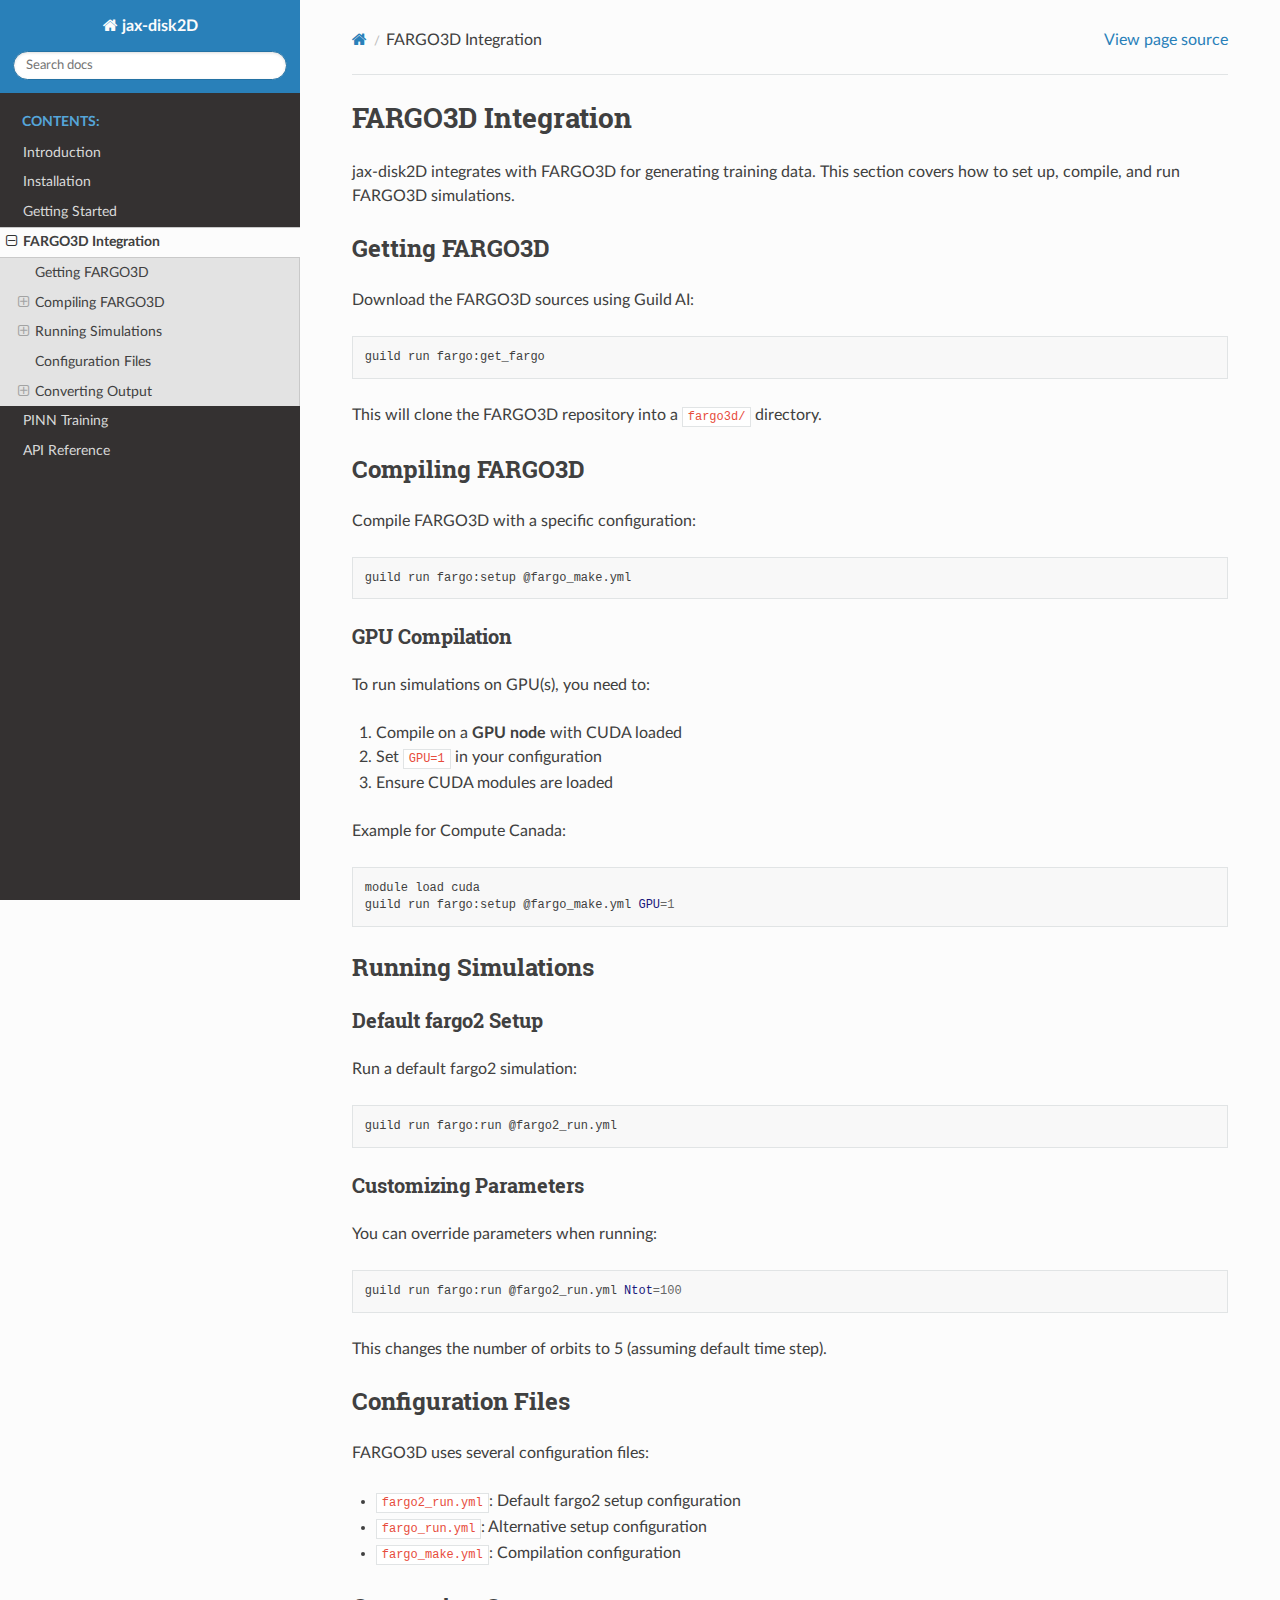
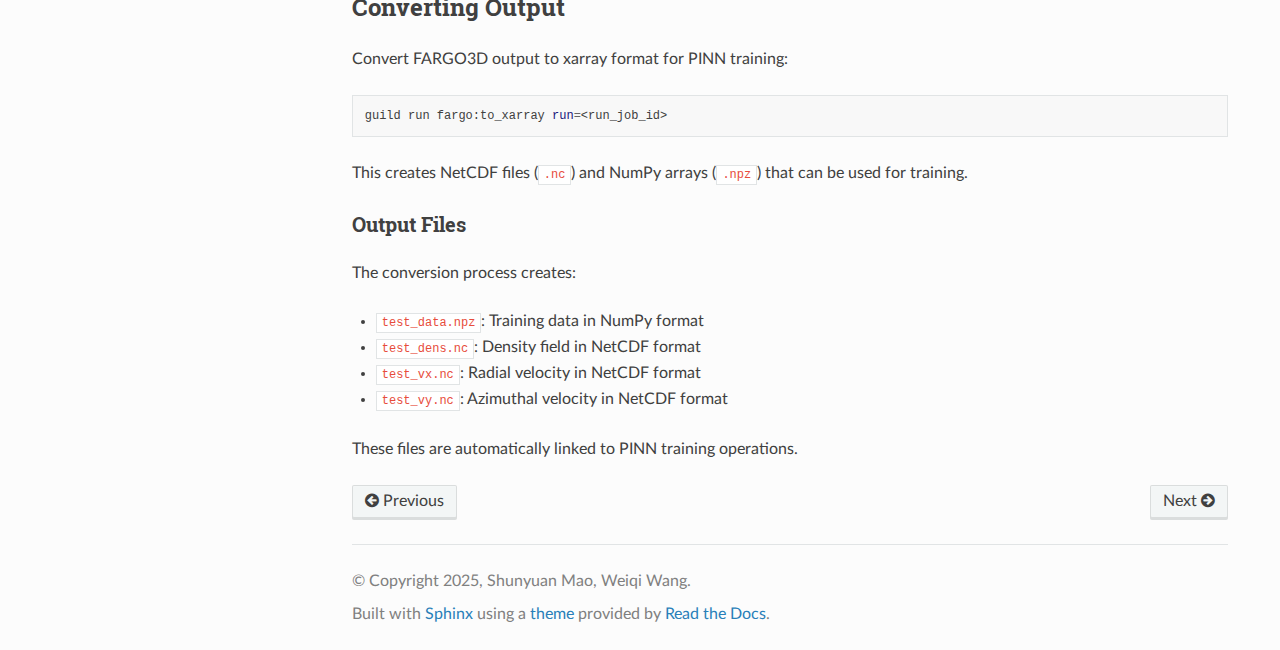
<file: fargo_integration.html>
<!DOCTYPE html>
<html class="writer-html5" lang="en" data-content_root="./">
<head>
  <meta charset="utf-8" /><meta name="viewport" content="width=device-width, initial-scale=1" />

  <meta name="viewport" content="width=device-width, initial-scale=1.0" />
  <title>FARGO3D Integration &mdash; jax-disk2D 0.0.1 documentation</title>
      <link rel="stylesheet" type="text/css" href="_static/pygments.css?v=b86133f3" />
      <link rel="stylesheet" type="text/css" href="_static/css/theme.css?v=e59714d7" />
      <link rel="stylesheet" type="text/css" href="_static/sync_videos.css?v=2293ad74" />

  
      <script src="_static/jquery.js?v=5d32c60e"></script>
      <script src="_static/_sphinx_javascript_frameworks_compat.js?v=2cd50e6c"></script>
      <script src="_static/documentation_options.js?v=d45e8c67"></script>
      <script src="_static/doctools.js?v=9bcbadda"></script>
      <script src="_static/sphinx_highlight.js?v=dc90522c"></script>
      <script src="_static/sync_videos.js?v=71b0c0f2"></script>
    <script src="_static/js/theme.js"></script>
    <link rel="index" title="Index" href="genindex.html" />
    <link rel="search" title="Search" href="search.html" />
    <link rel="next" title="PINN Training" href="pinn_training.html" />
    <link rel="prev" title="Getting Started" href="getting_started.html" /> 
</head>

<body class="wy-body-for-nav"> 
  <div class="wy-grid-for-nav">
    <nav data-toggle="wy-nav-shift" class="wy-nav-side">
      <div class="wy-side-scroll">
        <div class="wy-side-nav-search"  style="background: #2980B9" >

          
          
          <a href="index.html" class="icon icon-home">
            jax-disk2D
          </a>
<div role="search">
  <form id="rtd-search-form" class="wy-form" action="search.html" method="get">
    <input type="text" name="q" placeholder="Search docs" aria-label="Search docs" />
    <input type="hidden" name="check_keywords" value="yes" />
    <input type="hidden" name="area" value="default" />
  </form>
</div>
        </div><div class="wy-menu wy-menu-vertical" data-spy="affix" role="navigation" aria-label="Navigation menu">
              <p class="caption" role="heading"><span class="caption-text">Contents:</span></p>
<ul class="current">
<li class="toctree-l1"><a class="reference internal" href="introduction.html">Introduction</a></li>
<li class="toctree-l1"><a class="reference internal" href="installation.html">Installation</a></li>
<li class="toctree-l1"><a class="reference internal" href="getting_started.html">Getting Started</a></li>
<li class="toctree-l1 current"><a class="current reference internal" href="#">FARGO3D Integration</a><ul>
<li class="toctree-l2"><a class="reference internal" href="#getting-fargo3d">Getting FARGO3D</a></li>
<li class="toctree-l2"><a class="reference internal" href="#compiling-fargo3d">Compiling FARGO3D</a><ul>
<li class="toctree-l3"><a class="reference internal" href="#gpu-compilation">GPU Compilation</a></li>
</ul>
</li>
<li class="toctree-l2"><a class="reference internal" href="#running-simulations">Running Simulations</a><ul>
<li class="toctree-l3"><a class="reference internal" href="#default-fargo2-setup">Default fargo2 Setup</a></li>
<li class="toctree-l3"><a class="reference internal" href="#customizing-parameters">Customizing Parameters</a></li>
</ul>
</li>
<li class="toctree-l2"><a class="reference internal" href="#configuration-files">Configuration Files</a></li>
<li class="toctree-l2"><a class="reference internal" href="#converting-output">Converting Output</a><ul>
<li class="toctree-l3"><a class="reference internal" href="#output-files">Output Files</a></li>
</ul>
</li>
</ul>
</li>
<li class="toctree-l1"><a class="reference internal" href="pinn_training.html">PINN Training</a></li>
<li class="toctree-l1"><a class="reference internal" href="api_reference.html">API Reference</a></li>
</ul>

        </div>
      </div>
    </nav>

    <section data-toggle="wy-nav-shift" class="wy-nav-content-wrap"><nav class="wy-nav-top" aria-label="Mobile navigation menu"  style="background: #2980B9" >
          <i data-toggle="wy-nav-top" class="fa fa-bars"></i>
          <a href="index.html">jax-disk2D</a>
      </nav>

      <div class="wy-nav-content">
        <div class="rst-content">
          <div role="navigation" aria-label="Page navigation">
  <ul class="wy-breadcrumbs">
      <li><a href="index.html" class="icon icon-home" aria-label="Home"></a></li>
      <li class="breadcrumb-item active">FARGO3D Integration</li>
      <li class="wy-breadcrumbs-aside">
            <a href="_sources/fargo_integration.rst.txt" rel="nofollow"> View page source</a>
      </li>
  </ul>
  <hr/>
</div>
          <div role="main" class="document" itemscope="itemscope" itemtype="http://schema.org/Article">
           <div itemprop="articleBody">
             
  <section id="fargo3d-integration">
<h1>FARGO3D Integration<a class="headerlink" href="#fargo3d-integration" title="Link to this heading"></a></h1>
<p>jax-disk2D integrates with FARGO3D for generating training data. This section covers how to set up, compile, and run FARGO3D simulations.</p>
<section id="getting-fargo3d">
<h2>Getting FARGO3D<a class="headerlink" href="#getting-fargo3d" title="Link to this heading"></a></h2>
<p>Download the FARGO3D sources using Guild AI:</p>
<div class="highlight-bash notranslate"><div class="highlight"><pre><span></span>guild<span class="w"> </span>run<span class="w"> </span>fargo:get_fargo
</pre></div>
</div>
<p>This will clone the FARGO3D repository into a <code class="docutils literal notranslate"><span class="pre">fargo3d/</span></code> directory.</p>
</section>
<section id="compiling-fargo3d">
<h2>Compiling FARGO3D<a class="headerlink" href="#compiling-fargo3d" title="Link to this heading"></a></h2>
<p>Compile FARGO3D with a specific configuration:</p>
<div class="highlight-bash notranslate"><div class="highlight"><pre><span></span>guild<span class="w"> </span>run<span class="w"> </span>fargo:setup<span class="w"> </span>@fargo_make.yml
</pre></div>
</div>
<section id="gpu-compilation">
<h3>GPU Compilation<a class="headerlink" href="#gpu-compilation" title="Link to this heading"></a></h3>
<p>To run simulations on GPU(s), you need to:</p>
<ol class="arabic simple">
<li><p>Compile on a <strong>GPU node</strong> with CUDA loaded</p></li>
<li><p>Set <code class="docutils literal notranslate"><span class="pre">GPU=1</span></code> in your configuration</p></li>
<li><p>Ensure CUDA modules are loaded</p></li>
</ol>
<p>Example for Compute Canada:</p>
<div class="highlight-bash notranslate"><div class="highlight"><pre><span></span>module<span class="w"> </span>load<span class="w"> </span>cuda
guild<span class="w"> </span>run<span class="w"> </span>fargo:setup<span class="w"> </span>@fargo_make.yml<span class="w"> </span><span class="nv">GPU</span><span class="o">=</span><span class="m">1</span>
</pre></div>
</div>
</section>
</section>
<section id="running-simulations">
<h2>Running Simulations<a class="headerlink" href="#running-simulations" title="Link to this heading"></a></h2>
<section id="default-fargo2-setup">
<h3>Default fargo2 Setup<a class="headerlink" href="#default-fargo2-setup" title="Link to this heading"></a></h3>
<p>Run a default fargo2 simulation:</p>
<div class="highlight-bash notranslate"><div class="highlight"><pre><span></span>guild<span class="w"> </span>run<span class="w"> </span>fargo:run<span class="w"> </span>@fargo2_run.yml
</pre></div>
</div>
</section>
<section id="customizing-parameters">
<h3>Customizing Parameters<a class="headerlink" href="#customizing-parameters" title="Link to this heading"></a></h3>
<p>You can override parameters when running:</p>
<div class="highlight-bash notranslate"><div class="highlight"><pre><span></span>guild<span class="w"> </span>run<span class="w"> </span>fargo:run<span class="w"> </span>@fargo2_run.yml<span class="w"> </span><span class="nv">Ntot</span><span class="o">=</span><span class="m">100</span>
</pre></div>
</div>
<p>This changes the number of orbits to 5 (assuming default time step).</p>
</section>
</section>
<section id="configuration-files">
<h2>Configuration Files<a class="headerlink" href="#configuration-files" title="Link to this heading"></a></h2>
<p>FARGO3D uses several configuration files:</p>
<ul class="simple">
<li><p><code class="docutils literal notranslate"><span class="pre">fargo2_run.yml</span></code>: Default fargo2 setup configuration</p></li>
<li><p><code class="docutils literal notranslate"><span class="pre">fargo_run.yml</span></code>: Alternative setup configuration</p></li>
<li><p><code class="docutils literal notranslate"><span class="pre">fargo_make.yml</span></code>: Compilation configuration</p></li>
</ul>
</section>
<section id="converting-output">
<h2>Converting Output<a class="headerlink" href="#converting-output" title="Link to this heading"></a></h2>
<p>Convert FARGO3D output to xarray format for PINN training:</p>
<div class="highlight-bash notranslate"><div class="highlight"><pre><span></span>guild<span class="w"> </span>run<span class="w"> </span>fargo:to_xarray<span class="w"> </span><span class="nv">run</span><span class="o">=</span>&lt;run_job_id&gt;
</pre></div>
</div>
<p>This creates NetCDF files (<code class="docutils literal notranslate"><span class="pre">.nc</span></code>) and NumPy arrays (<code class="docutils literal notranslate"><span class="pre">.npz</span></code>) that can be used for training.</p>
<section id="output-files">
<h3>Output Files<a class="headerlink" href="#output-files" title="Link to this heading"></a></h3>
<p>The conversion process creates:</p>
<ul class="simple">
<li><p><code class="docutils literal notranslate"><span class="pre">test_data.npz</span></code>: Training data in NumPy format</p></li>
<li><p><code class="docutils literal notranslate"><span class="pre">test_dens.nc</span></code>: Density field in NetCDF format</p></li>
<li><p><code class="docutils literal notranslate"><span class="pre">test_vx.nc</span></code>: Radial velocity in NetCDF format</p></li>
<li><p><code class="docutils literal notranslate"><span class="pre">test_vy.nc</span></code>: Azimuthal velocity in NetCDF format</p></li>
</ul>
<p>These files are automatically linked to PINN training operations.</p>
</section>
</section>
</section>


           </div>
          </div>
          <footer><div class="rst-footer-buttons" role="navigation" aria-label="Footer">
        <a href="getting_started.html" class="btn btn-neutral float-left" title="Getting Started" accesskey="p" rel="prev"><span class="fa fa-arrow-circle-left" aria-hidden="true"></span> Previous</a>
        <a href="pinn_training.html" class="btn btn-neutral float-right" title="PINN Training" accesskey="n" rel="next">Next <span class="fa fa-arrow-circle-right" aria-hidden="true"></span></a>
    </div>

  <hr/>

  <div role="contentinfo">
    <p>&#169; Copyright 2025, Shunyuan Mao, Weiqi Wang.</p>
  </div>

  Built with <a href="https://www.sphinx-doc.org/">Sphinx</a> using a
    <a href="https://github.com/readthedocs/sphinx_rtd_theme">theme</a>
    provided by <a href="https://readthedocs.org">Read the Docs</a>.
   

</footer>
        </div>
      </div>
    </section>
  </div>
  <script>
      jQuery(function () {
          SphinxRtdTheme.Navigation.enable(true);
      });
  </script> 

</body>
</html>
</file>
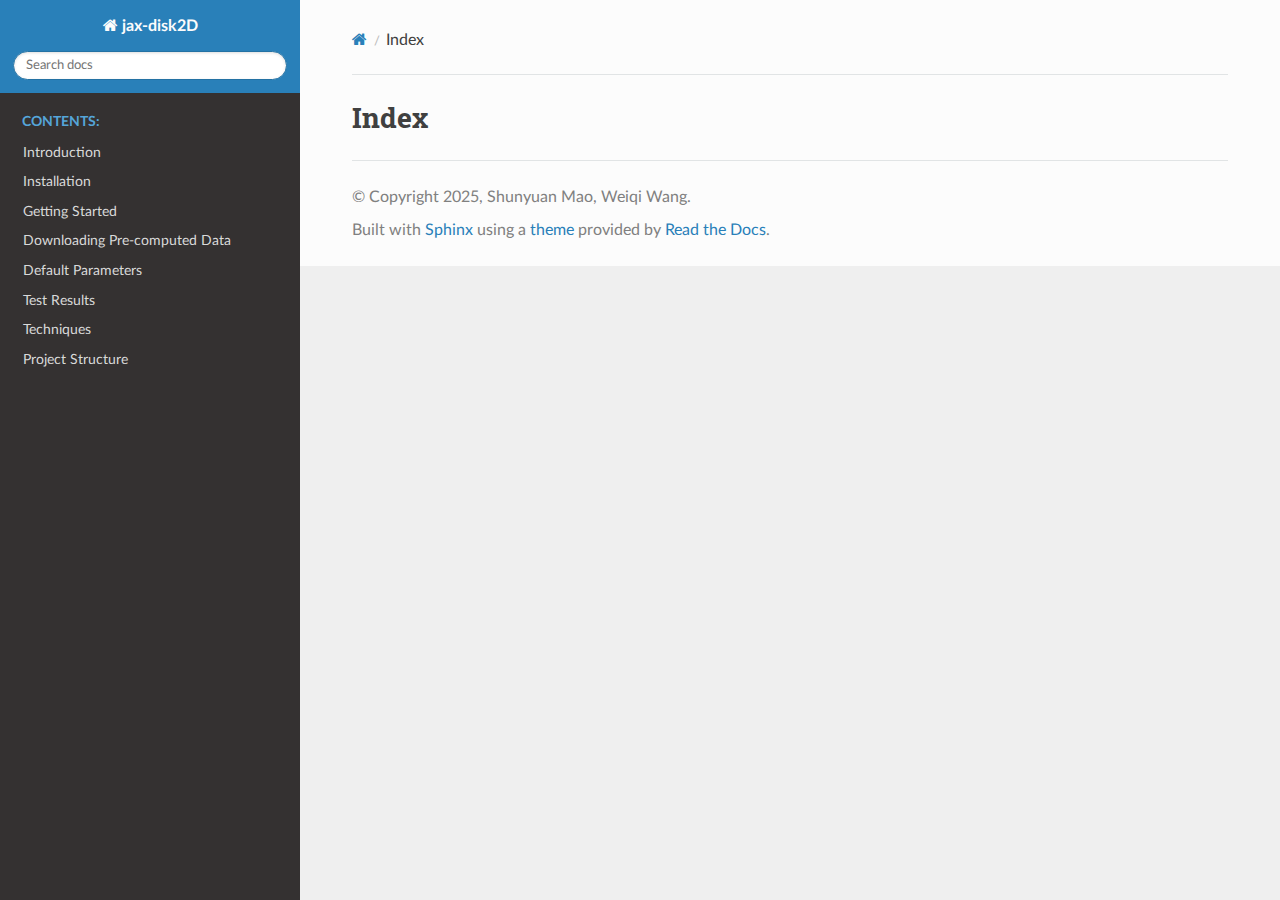
<file: genindex.html>
<!DOCTYPE html>
<html class="writer-html5" lang="en" data-content_root="./">
<head>
  <meta charset="utf-8" />
  <meta name="viewport" content="width=device-width, initial-scale=1.0" />
  <title>Index &mdash; jax-disk2D 0.0.1 documentation</title>
      <link rel="stylesheet" type="text/css" href="_static/pygments.css?v=b86133f3" />
      <link rel="stylesheet" type="text/css" href="_static/css/theme.css?v=e59714d7" />
      <link rel="stylesheet" type="text/css" href="_static/sync_videos.css?v=2293ad74" />

  
      <script src="_static/jquery.js?v=5d32c60e"></script>
      <script src="_static/_sphinx_javascript_frameworks_compat.js?v=2cd50e6c"></script>
      <script src="_static/documentation_options.js?v=d45e8c67"></script>
      <script src="_static/doctools.js?v=9bcbadda"></script>
      <script src="_static/sphinx_highlight.js?v=dc90522c"></script>
      <script src="_static/sync_videos.js?v=71b0c0f2"></script>
    <script src="_static/js/theme.js"></script>
    <link rel="index" title="Index" href="#" />
    <link rel="search" title="Search" href="search.html" /> 
</head>

<body class="wy-body-for-nav"> 
  <div class="wy-grid-for-nav">
    <nav data-toggle="wy-nav-shift" class="wy-nav-side">
      <div class="wy-side-scroll">
        <div class="wy-side-nav-search"  style="background: #2980B9" >

          
          
          <a href="index.html" class="icon icon-home">
            jax-disk2D
          </a>
<div role="search">
  <form id="rtd-search-form" class="wy-form" action="search.html" method="get">
    <input type="text" name="q" placeholder="Search docs" aria-label="Search docs" />
    <input type="hidden" name="check_keywords" value="yes" />
    <input type="hidden" name="area" value="default" />
  </form>
</div>
        </div><div class="wy-menu wy-menu-vertical" data-spy="affix" role="navigation" aria-label="Navigation menu">
              <p class="caption" role="heading"><span class="caption-text">Contents:</span></p>
<ul>
<li class="toctree-l1"><a class="reference internal" href="introduction.html">Introduction</a></li>
<li class="toctree-l1"><a class="reference internal" href="installation.html">Installation</a></li>
<li class="toctree-l1"><a class="reference internal" href="getting_started.html">Getting Started</a></li>
<li class="toctree-l1"><a class="reference internal" href="huggingface.html">Downloading Pre-computed Data</a></li>
<li class="toctree-l1"><a class="reference internal" href="default_parameters.html">Default Parameters</a></li>
<li class="toctree-l1"><a class="reference internal" href="test_results.html">Test Results</a></li>
<li class="toctree-l1"><a class="reference internal" href="techniques.html">Techniques</a></li>
<li class="toctree-l1"><a class="reference internal" href="project_structure.html">Project Structure</a></li>
</ul>

        </div>
      </div>
    </nav>

    <section data-toggle="wy-nav-shift" class="wy-nav-content-wrap"><nav class="wy-nav-top" aria-label="Mobile navigation menu"  style="background: #2980B9" >
          <i data-toggle="wy-nav-top" class="fa fa-bars"></i>
          <a href="index.html">jax-disk2D</a>
      </nav>

      <div class="wy-nav-content">
        <div class="rst-content">
          <div role="navigation" aria-label="Page navigation">
  <ul class="wy-breadcrumbs">
      <li><a href="index.html" class="icon icon-home" aria-label="Home"></a></li>
      <li class="breadcrumb-item active">Index</li>
      <li class="wy-breadcrumbs-aside">
      </li>
  </ul>
  <hr/>
</div>
          <div role="main" class="document" itemscope="itemscope" itemtype="http://schema.org/Article">
           <div itemprop="articleBody">
             

<h1 id="index">Index</h1>

<div class="genindex-jumpbox">
 
</div>


           </div>
          </div>
          <footer>

  <hr/>

  <div role="contentinfo">
    <p>&#169; Copyright 2025, Shunyuan Mao, Weiqi Wang.</p>
  </div>

  Built with <a href="https://www.sphinx-doc.org/">Sphinx</a> using a
    <a href="https://github.com/readthedocs/sphinx_rtd_theme">theme</a>
    provided by <a href="https://readthedocs.org">Read the Docs</a>.
   

</footer>
        </div>
      </div>
    </section>
  </div>
  <script>
      jQuery(function () {
          SphinxRtdTheme.Navigation.enable(true);
      });
  </script> 

</body>
</html>
</file>
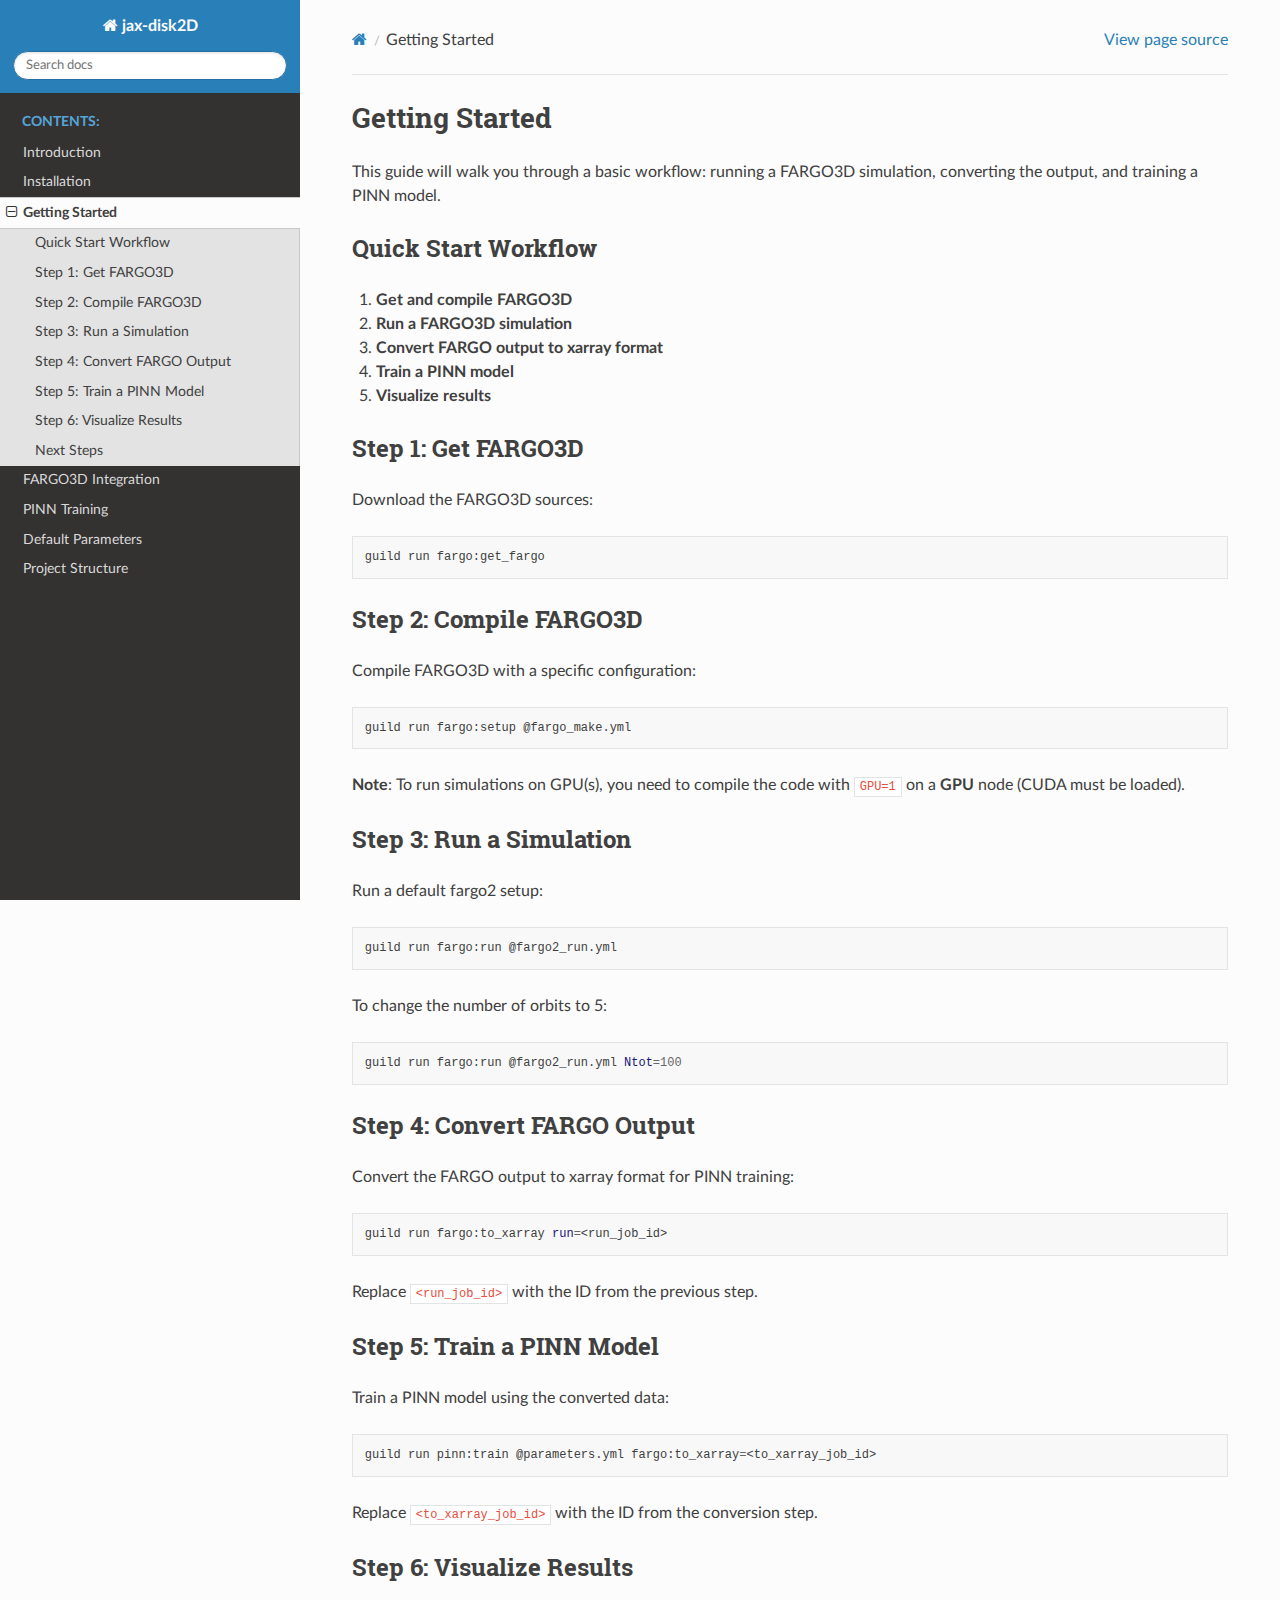
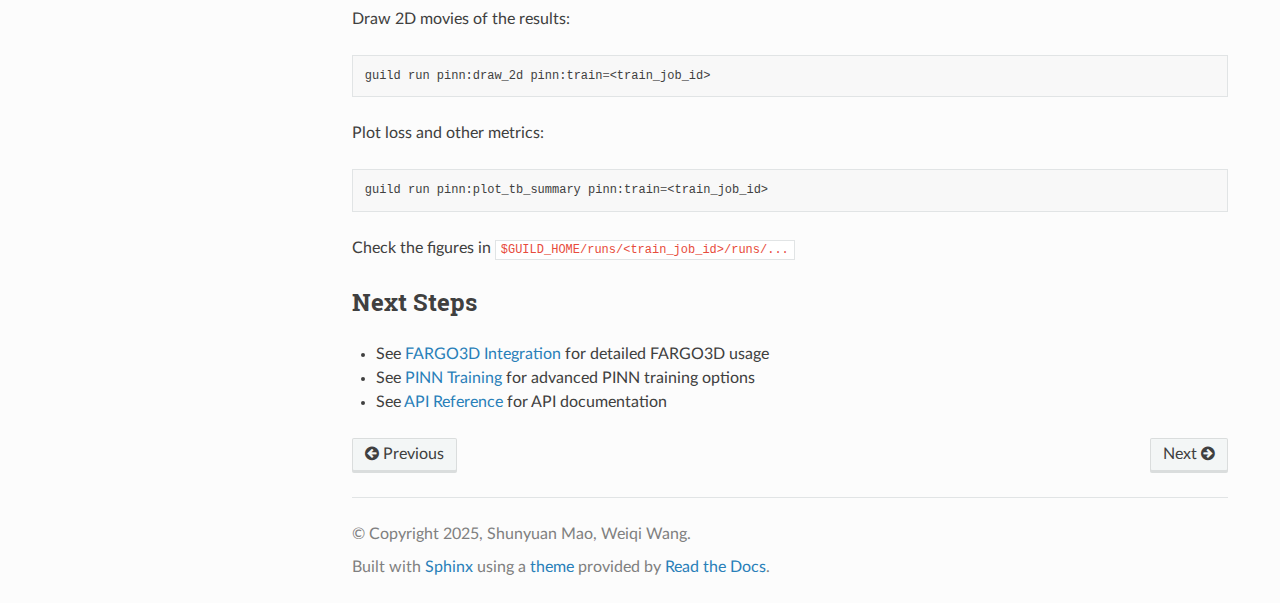
<file: getting_started.html>
<!DOCTYPE html>
<html class="writer-html5" lang="en" data-content_root="./">
<head>
  <meta charset="utf-8" /><meta name="viewport" content="width=device-width, initial-scale=1" />

  <meta name="viewport" content="width=device-width, initial-scale=1.0" />
  <title>Getting Started &mdash; jax-disk2D 0.0.1 documentation</title>
      <link rel="stylesheet" type="text/css" href="_static/pygments.css?v=b86133f3" />
      <link rel="stylesheet" type="text/css" href="_static/css/theme.css?v=e59714d7" />
      <link rel="stylesheet" type="text/css" href="_static/sync_videos.css?v=2293ad74" />

  
      <script src="_static/jquery.js?v=5d32c60e"></script>
      <script src="_static/_sphinx_javascript_frameworks_compat.js?v=2cd50e6c"></script>
      <script src="_static/documentation_options.js?v=d45e8c67"></script>
      <script src="_static/doctools.js?v=9bcbadda"></script>
      <script src="_static/sphinx_highlight.js?v=dc90522c"></script>
      <script src="_static/sync_videos.js?v=71b0c0f2"></script>
    <script src="_static/js/theme.js"></script>
    <link rel="index" title="Index" href="genindex.html" />
    <link rel="search" title="Search" href="search.html" />
    <link rel="next" title="FARGO3D Integration" href="fargo_integration.html" />
    <link rel="prev" title="Installation" href="installation.html" /> 
</head>

<body class="wy-body-for-nav"> 
  <div class="wy-grid-for-nav">
    <nav data-toggle="wy-nav-shift" class="wy-nav-side">
      <div class="wy-side-scroll">
        <div class="wy-side-nav-search"  style="background: #2980B9" >

          
          
          <a href="index.html" class="icon icon-home">
            jax-disk2D
          </a>
<div role="search">
  <form id="rtd-search-form" class="wy-form" action="search.html" method="get">
    <input type="text" name="q" placeholder="Search docs" aria-label="Search docs" />
    <input type="hidden" name="check_keywords" value="yes" />
    <input type="hidden" name="area" value="default" />
  </form>
</div>
        </div><div class="wy-menu wy-menu-vertical" data-spy="affix" role="navigation" aria-label="Navigation menu">
              <p class="caption" role="heading"><span class="caption-text">Contents:</span></p>
<ul class="current">
<li class="toctree-l1"><a class="reference internal" href="introduction.html">Introduction</a></li>
<li class="toctree-l1"><a class="reference internal" href="installation.html">Installation</a></li>
<li class="toctree-l1 current"><a class="current reference internal" href="#">Getting Started</a><ul>
<li class="toctree-l2"><a class="reference internal" href="#quick-start-workflow">Quick Start Workflow</a></li>
<li class="toctree-l2"><a class="reference internal" href="#step-1-get-fargo3d">Step 1: Get FARGO3D</a></li>
<li class="toctree-l2"><a class="reference internal" href="#step-2-compile-fargo3d">Step 2: Compile FARGO3D</a></li>
<li class="toctree-l2"><a class="reference internal" href="#step-3-run-a-simulation">Step 3: Run a Simulation</a></li>
<li class="toctree-l2"><a class="reference internal" href="#step-4-convert-fargo-output">Step 4: Convert FARGO Output</a></li>
<li class="toctree-l2"><a class="reference internal" href="#step-5-train-a-pinn-model">Step 5: Train a PINN Model</a></li>
<li class="toctree-l2"><a class="reference internal" href="#step-6-visualize-results">Step 6: Visualize Results</a></li>
<li class="toctree-l2"><a class="reference internal" href="#next-steps">Next Steps</a></li>
</ul>
</li>
<li class="toctree-l1"><a class="reference internal" href="fargo_integration.html">FARGO3D Integration</a></li>
<li class="toctree-l1"><a class="reference internal" href="pinn_training.html">PINN Training</a></li>
<li class="toctree-l1"><a class="reference internal" href="default_parameters.html">Default Parameters</a></li>
<li class="toctree-l1"><a class="reference internal" href="project_structure.html">Project Structure</a></li>
</ul>

        </div>
      </div>
    </nav>

    <section data-toggle="wy-nav-shift" class="wy-nav-content-wrap"><nav class="wy-nav-top" aria-label="Mobile navigation menu"  style="background: #2980B9" >
          <i data-toggle="wy-nav-top" class="fa fa-bars"></i>
          <a href="index.html">jax-disk2D</a>
      </nav>

      <div class="wy-nav-content">
        <div class="rst-content">
          <div role="navigation" aria-label="Page navigation">
  <ul class="wy-breadcrumbs">
      <li><a href="index.html" class="icon icon-home" aria-label="Home"></a></li>
      <li class="breadcrumb-item active">Getting Started</li>
      <li class="wy-breadcrumbs-aside">
            <a href="_sources/getting_started.rst.txt" rel="nofollow"> View page source</a>
      </li>
  </ul>
  <hr/>
</div>
          <div role="main" class="document" itemscope="itemscope" itemtype="http://schema.org/Article">
           <div itemprop="articleBody">
             
  <section id="getting-started">
<h1>Getting Started<a class="headerlink" href="#getting-started" title="Link to this heading"></a></h1>
<p>This guide will walk you through a basic workflow: running a FARGO3D simulation, converting the output, and training a PINN model.</p>
<section id="quick-start-workflow">
<h2>Quick Start Workflow<a class="headerlink" href="#quick-start-workflow" title="Link to this heading"></a></h2>
<ol class="arabic simple">
<li><p><strong>Get and compile FARGO3D</strong></p></li>
<li><p><strong>Run a FARGO3D simulation</strong></p></li>
<li><p><strong>Convert FARGO output to xarray format</strong></p></li>
<li><p><strong>Train a PINN model</strong></p></li>
<li><p><strong>Visualize results</strong></p></li>
</ol>
</section>
<section id="step-1-get-fargo3d">
<h2>Step 1: Get FARGO3D<a class="headerlink" href="#step-1-get-fargo3d" title="Link to this heading"></a></h2>
<p>Download the FARGO3D sources:</p>
<div class="highlight-bash notranslate"><div class="highlight"><pre><span></span>guild<span class="w"> </span>run<span class="w"> </span>fargo:get_fargo
</pre></div>
</div>
</section>
<section id="step-2-compile-fargo3d">
<h2>Step 2: Compile FARGO3D<a class="headerlink" href="#step-2-compile-fargo3d" title="Link to this heading"></a></h2>
<p>Compile FARGO3D with a specific configuration:</p>
<div class="highlight-bash notranslate"><div class="highlight"><pre><span></span>guild<span class="w"> </span>run<span class="w"> </span>fargo:setup<span class="w"> </span>@fargo_make.yml
</pre></div>
</div>
<p><strong>Note</strong>: To run simulations on GPU(s), you need to compile the code with <code class="docutils literal notranslate"><span class="pre">GPU=1</span></code> on a <strong>GPU</strong> node (CUDA must be loaded).</p>
</section>
<section id="step-3-run-a-simulation">
<h2>Step 3: Run a Simulation<a class="headerlink" href="#step-3-run-a-simulation" title="Link to this heading"></a></h2>
<p>Run a default fargo2 setup:</p>
<div class="highlight-bash notranslate"><div class="highlight"><pre><span></span>guild<span class="w"> </span>run<span class="w"> </span>fargo:run<span class="w"> </span>@fargo2_run.yml
</pre></div>
</div>
<p>To change the number of orbits to 5:</p>
<div class="highlight-bash notranslate"><div class="highlight"><pre><span></span>guild<span class="w"> </span>run<span class="w"> </span>fargo:run<span class="w"> </span>@fargo2_run.yml<span class="w"> </span><span class="nv">Ntot</span><span class="o">=</span><span class="m">100</span>
</pre></div>
</div>
</section>
<section id="step-4-convert-fargo-output">
<h2>Step 4: Convert FARGO Output<a class="headerlink" href="#step-4-convert-fargo-output" title="Link to this heading"></a></h2>
<p>Convert the FARGO output to xarray format for PINN training:</p>
<div class="highlight-bash notranslate"><div class="highlight"><pre><span></span>guild<span class="w"> </span>run<span class="w"> </span>fargo:to_xarray<span class="w"> </span><span class="nv">run</span><span class="o">=</span>&lt;run_job_id&gt;
</pre></div>
</div>
<p>Replace <code class="docutils literal notranslate"><span class="pre">&lt;run_job_id&gt;</span></code> with the ID from the previous step.</p>
</section>
<section id="step-5-train-a-pinn-model">
<h2>Step 5: Train a PINN Model<a class="headerlink" href="#step-5-train-a-pinn-model" title="Link to this heading"></a></h2>
<p>Train a PINN model using the converted data:</p>
<div class="highlight-bash notranslate"><div class="highlight"><pre><span></span>guild<span class="w"> </span>run<span class="w"> </span>pinn:train<span class="w"> </span>@parameters.yml<span class="w"> </span>fargo:to_xarray<span class="o">=</span>&lt;to_xarray_job_id&gt;
</pre></div>
</div>
<p>Replace <code class="docutils literal notranslate"><span class="pre">&lt;to_xarray_job_id&gt;</span></code> with the ID from the conversion step.</p>
</section>
<section id="step-6-visualize-results">
<h2>Step 6: Visualize Results<a class="headerlink" href="#step-6-visualize-results" title="Link to this heading"></a></h2>
<p>Draw 2D movies of the results:</p>
<div class="highlight-bash notranslate"><div class="highlight"><pre><span></span>guild<span class="w"> </span>run<span class="w"> </span>pinn:draw_2d<span class="w"> </span>pinn:train<span class="o">=</span>&lt;train_job_id&gt;
</pre></div>
</div>
<p>Plot loss and other metrics:</p>
<div class="highlight-bash notranslate"><div class="highlight"><pre><span></span>guild<span class="w"> </span>run<span class="w"> </span>pinn:plot_tb_summary<span class="w"> </span>pinn:train<span class="o">=</span>&lt;train_job_id&gt;
</pre></div>
</div>
<p>Check the figures in <code class="docutils literal notranslate"><span class="pre">$GUILD_HOME/runs/&lt;train_job_id&gt;/runs/...</span></code></p>
</section>
<section id="next-steps">
<h2>Next Steps<a class="headerlink" href="#next-steps" title="Link to this heading"></a></h2>
<ul class="simple">
<li><p>See <a class="reference internal" href="fargo_integration.html"><span class="doc">FARGO3D Integration</span></a> for detailed FARGO3D usage</p></li>
<li><p>See <a class="reference internal" href="pinn_training.html"><span class="doc">PINN Training</span></a> for advanced PINN training options</p></li>
<li><p>See <a class="reference internal" href="api_reference.html"><span class="doc">API Reference</span></a> for API documentation</p></li>
</ul>
</section>
</section>


           </div>
          </div>
          <footer><div class="rst-footer-buttons" role="navigation" aria-label="Footer">
        <a href="installation.html" class="btn btn-neutral float-left" title="Installation" accesskey="p" rel="prev"><span class="fa fa-arrow-circle-left" aria-hidden="true"></span> Previous</a>
        <a href="fargo_integration.html" class="btn btn-neutral float-right" title="FARGO3D Integration" accesskey="n" rel="next">Next <span class="fa fa-arrow-circle-right" aria-hidden="true"></span></a>
    </div>

  <hr/>

  <div role="contentinfo">
    <p>&#169; Copyright 2025, Shunyuan Mao, Weiqi Wang.</p>
  </div>

  Built with <a href="https://www.sphinx-doc.org/">Sphinx</a> using a
    <a href="https://github.com/readthedocs/sphinx_rtd_theme">theme</a>
    provided by <a href="https://readthedocs.org">Read the Docs</a>.
   

</footer>
        </div>
      </div>
    </section>
  </div>
  <script>
      jQuery(function () {
          SphinxRtdTheme.Navigation.enable(true);
      });
  </script> 

</body>
</html>
</file>
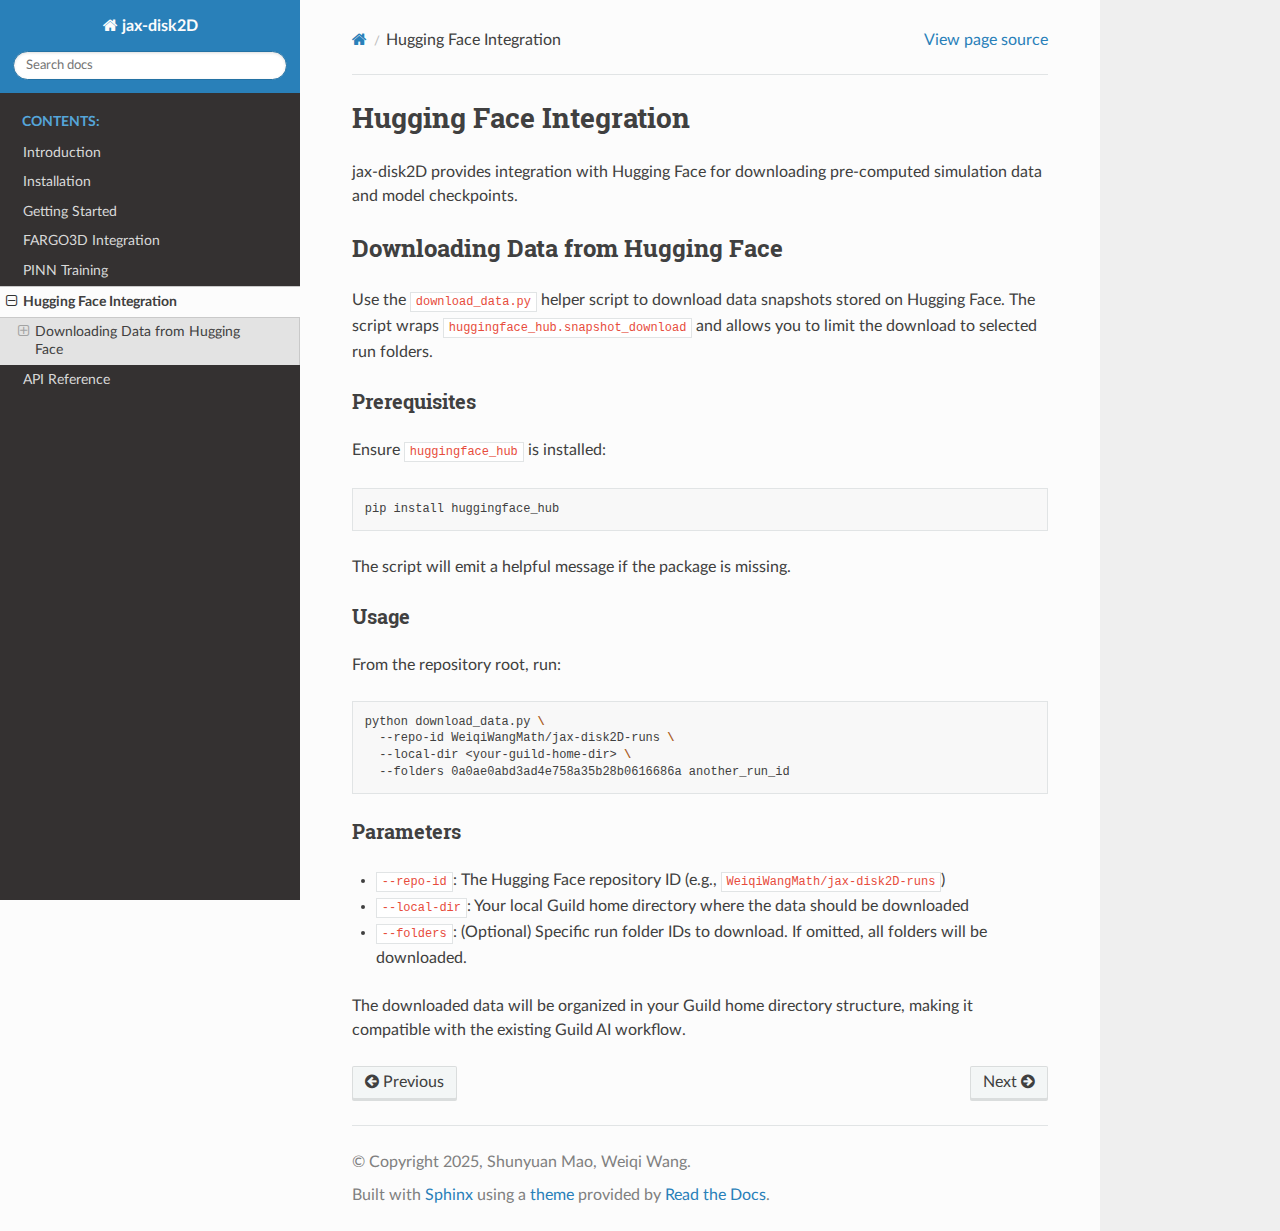
<file: huggingface.html>
<!DOCTYPE html>
<html class="writer-html5" lang="en" data-content_root="./">
<head>
  <meta charset="utf-8" /><meta name="viewport" content="width=device-width, initial-scale=1" />

  <meta name="viewport" content="width=device-width, initial-scale=1.0" />
  <title>Hugging Face Integration &mdash; jax-disk2D 0.0.1 documentation</title>
      <link rel="stylesheet" type="text/css" href="_static/pygments.css?v=b86133f3" />
      <link rel="stylesheet" type="text/css" href="_static/css/theme.css?v=e59714d7" />

  
      <script src="_static/jquery.js?v=5d32c60e"></script>
      <script src="_static/_sphinx_javascript_frameworks_compat.js?v=2cd50e6c"></script>
      <script src="_static/documentation_options.js?v=d45e8c67"></script>
      <script src="_static/doctools.js?v=9bcbadda"></script>
      <script src="_static/sphinx_highlight.js?v=dc90522c"></script>
    <script src="_static/js/theme.js"></script>
    <link rel="index" title="Index" href="genindex.html" />
    <link rel="search" title="Search" href="search.html" />
    <link rel="next" title="API Reference" href="api_reference.html" />
    <link rel="prev" title="PINN Training" href="pinn_training.html" /> 
</head>

<body class="wy-body-for-nav"> 
  <div class="wy-grid-for-nav">
    <nav data-toggle="wy-nav-shift" class="wy-nav-side">
      <div class="wy-side-scroll">
        <div class="wy-side-nav-search"  style="background: #2980B9" >

          
          
          <a href="index.html" class="icon icon-home">
            jax-disk2D
          </a>
<div role="search">
  <form id="rtd-search-form" class="wy-form" action="search.html" method="get">
    <input type="text" name="q" placeholder="Search docs" aria-label="Search docs" />
    <input type="hidden" name="check_keywords" value="yes" />
    <input type="hidden" name="area" value="default" />
  </form>
</div>
        </div><div class="wy-menu wy-menu-vertical" data-spy="affix" role="navigation" aria-label="Navigation menu">
              <p class="caption" role="heading"><span class="caption-text">Contents:</span></p>
<ul class="current">
<li class="toctree-l1"><a class="reference internal" href="introduction.html">Introduction</a></li>
<li class="toctree-l1"><a class="reference internal" href="installation.html">Installation</a></li>
<li class="toctree-l1"><a class="reference internal" href="getting_started.html">Getting Started</a></li>
<li class="toctree-l1"><a class="reference internal" href="fargo_integration.html">FARGO3D Integration</a></li>
<li class="toctree-l1"><a class="reference internal" href="pinn_training.html">PINN Training</a></li>
<li class="toctree-l1 current"><a class="current reference internal" href="#">Hugging Face Integration</a><ul>
<li class="toctree-l2"><a class="reference internal" href="#downloading-data-from-hugging-face">Downloading Data from Hugging Face</a><ul>
<li class="toctree-l3"><a class="reference internal" href="#prerequisites">Prerequisites</a></li>
<li class="toctree-l3"><a class="reference internal" href="#usage">Usage</a></li>
<li class="toctree-l3"><a class="reference internal" href="#parameters">Parameters</a></li>
</ul>
</li>
</ul>
</li>
<li class="toctree-l1"><a class="reference internal" href="api_reference.html">API Reference</a></li>
</ul>

        </div>
      </div>
    </nav>

    <section data-toggle="wy-nav-shift" class="wy-nav-content-wrap"><nav class="wy-nav-top" aria-label="Mobile navigation menu"  style="background: #2980B9" >
          <i data-toggle="wy-nav-top" class="fa fa-bars"></i>
          <a href="index.html">jax-disk2D</a>
      </nav>

      <div class="wy-nav-content">
        <div class="rst-content">
          <div role="navigation" aria-label="Page navigation">
  <ul class="wy-breadcrumbs">
      <li><a href="index.html" class="icon icon-home" aria-label="Home"></a></li>
      <li class="breadcrumb-item active">Hugging Face Integration</li>
      <li class="wy-breadcrumbs-aside">
            <a href="_sources/huggingface.rst.txt" rel="nofollow"> View page source</a>
      </li>
  </ul>
  <hr/>
</div>
          <div role="main" class="document" itemscope="itemscope" itemtype="http://schema.org/Article">
           <div itemprop="articleBody">
             
  <section id="hugging-face-integration">
<h1>Hugging Face Integration<a class="headerlink" href="#hugging-face-integration" title="Link to this heading"></a></h1>
<p>jax-disk2D provides integration with Hugging Face for downloading pre-computed simulation data and model checkpoints.</p>
<section id="downloading-data-from-hugging-face">
<h2>Downloading Data from Hugging Face<a class="headerlink" href="#downloading-data-from-hugging-face" title="Link to this heading"></a></h2>
<p>Use the <code class="docutils literal notranslate"><span class="pre">download_data.py</span></code> helper script to download data snapshots stored on Hugging Face. The script wraps <code class="docutils literal notranslate"><span class="pre">huggingface_hub.snapshot_download</span></code> and allows you to limit the download to selected run folders.</p>
<section id="prerequisites">
<h3>Prerequisites<a class="headerlink" href="#prerequisites" title="Link to this heading"></a></h3>
<p>Ensure <code class="docutils literal notranslate"><span class="pre">huggingface_hub</span></code> is installed:</p>
<div class="highlight-bash notranslate"><div class="highlight"><pre><span></span>pip<span class="w"> </span>install<span class="w"> </span>huggingface_hub
</pre></div>
</div>
<p>The script will emit a helpful message if the package is missing.</p>
</section>
<section id="usage">
<h3>Usage<a class="headerlink" href="#usage" title="Link to this heading"></a></h3>
<p>From the repository root, run:</p>
<div class="highlight-bash notranslate"><div class="highlight"><pre><span></span>python<span class="w"> </span>download_data.py<span class="w"> </span><span class="se">\</span>
<span class="w">  </span>--repo-id<span class="w"> </span>WeiqiWangMath/jax-disk2D-runs<span class="w"> </span><span class="se">\</span>
<span class="w">  </span>--local-dir<span class="w"> </span>&lt;your-guild-home-dir&gt;<span class="w"> </span><span class="se">\</span>
<span class="w">  </span>--folders<span class="w"> </span>0a0ae0abd3ad4e758a35b28b0616686a<span class="w"> </span>another_run_id
</pre></div>
</div>
</section>
<section id="parameters">
<h3>Parameters<a class="headerlink" href="#parameters" title="Link to this heading"></a></h3>
<ul class="simple">
<li><p><code class="docutils literal notranslate"><span class="pre">--repo-id</span></code>: The Hugging Face repository ID (e.g., <code class="docutils literal notranslate"><span class="pre">WeiqiWangMath/jax-disk2D-runs</span></code>)</p></li>
<li><p><code class="docutils literal notranslate"><span class="pre">--local-dir</span></code>: Your local Guild home directory where the data should be downloaded</p></li>
<li><p><code class="docutils literal notranslate"><span class="pre">--folders</span></code>: (Optional) Specific run folder IDs to download. If omitted, all folders will be downloaded.</p></li>
</ul>
<p>The downloaded data will be organized in your Guild home directory structure, making it compatible with the existing Guild AI workflow.</p>
</section>
</section>
</section>


           </div>
          </div>
          <footer><div class="rst-footer-buttons" role="navigation" aria-label="Footer">
        <a href="pinn_training.html" class="btn btn-neutral float-left" title="PINN Training" accesskey="p" rel="prev"><span class="fa fa-arrow-circle-left" aria-hidden="true"></span> Previous</a>
        <a href="api_reference.html" class="btn btn-neutral float-right" title="API Reference" accesskey="n" rel="next">Next <span class="fa fa-arrow-circle-right" aria-hidden="true"></span></a>
    </div>

  <hr/>

  <div role="contentinfo">
    <p>&#169; Copyright 2025, Shunyuan Mao, Weiqi Wang.</p>
  </div>

  Built with <a href="https://www.sphinx-doc.org/">Sphinx</a> using a
    <a href="https://github.com/readthedocs/sphinx_rtd_theme">theme</a>
    provided by <a href="https://readthedocs.org">Read the Docs</a>.
   

</footer>
        </div>
      </div>
    </section>
  </div>
  <script>
      jQuery(function () {
          SphinxRtdTheme.Navigation.enable(true);
      });
  </script> 

</body>
</html>
</file>
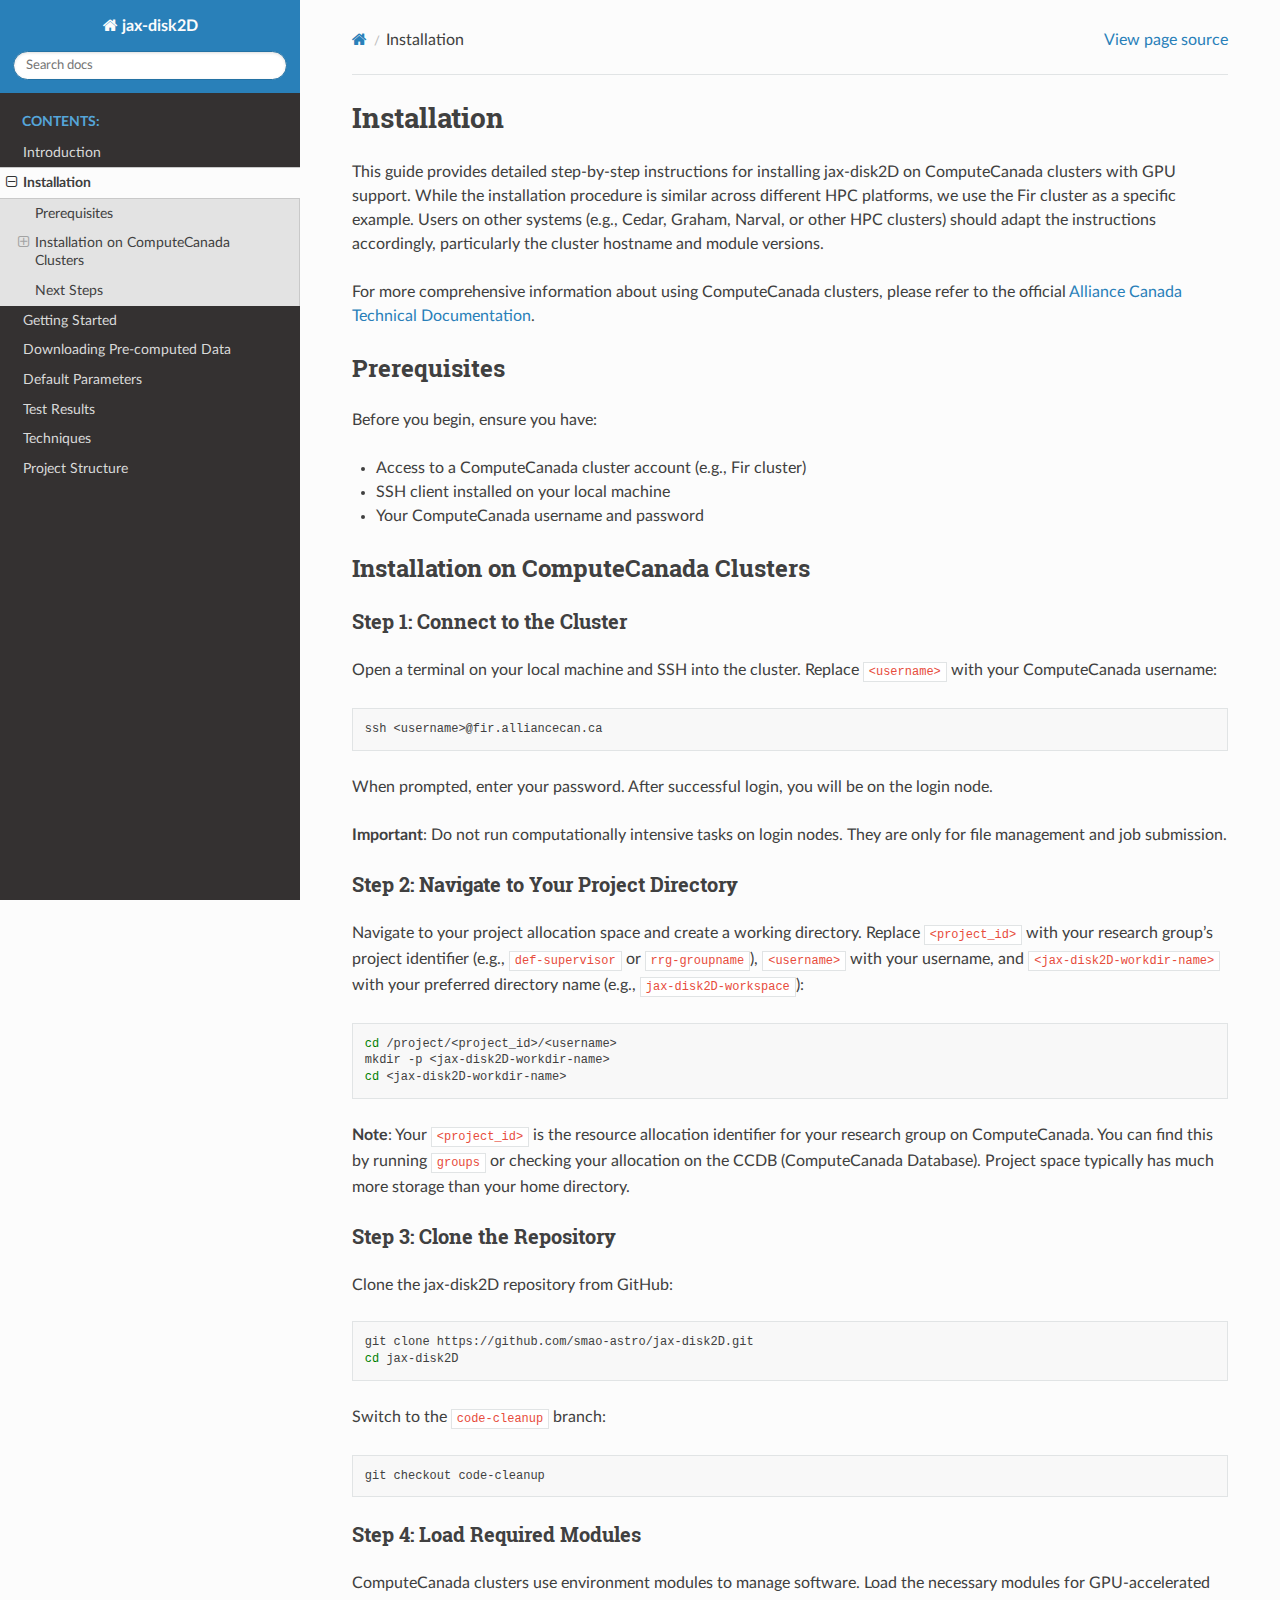
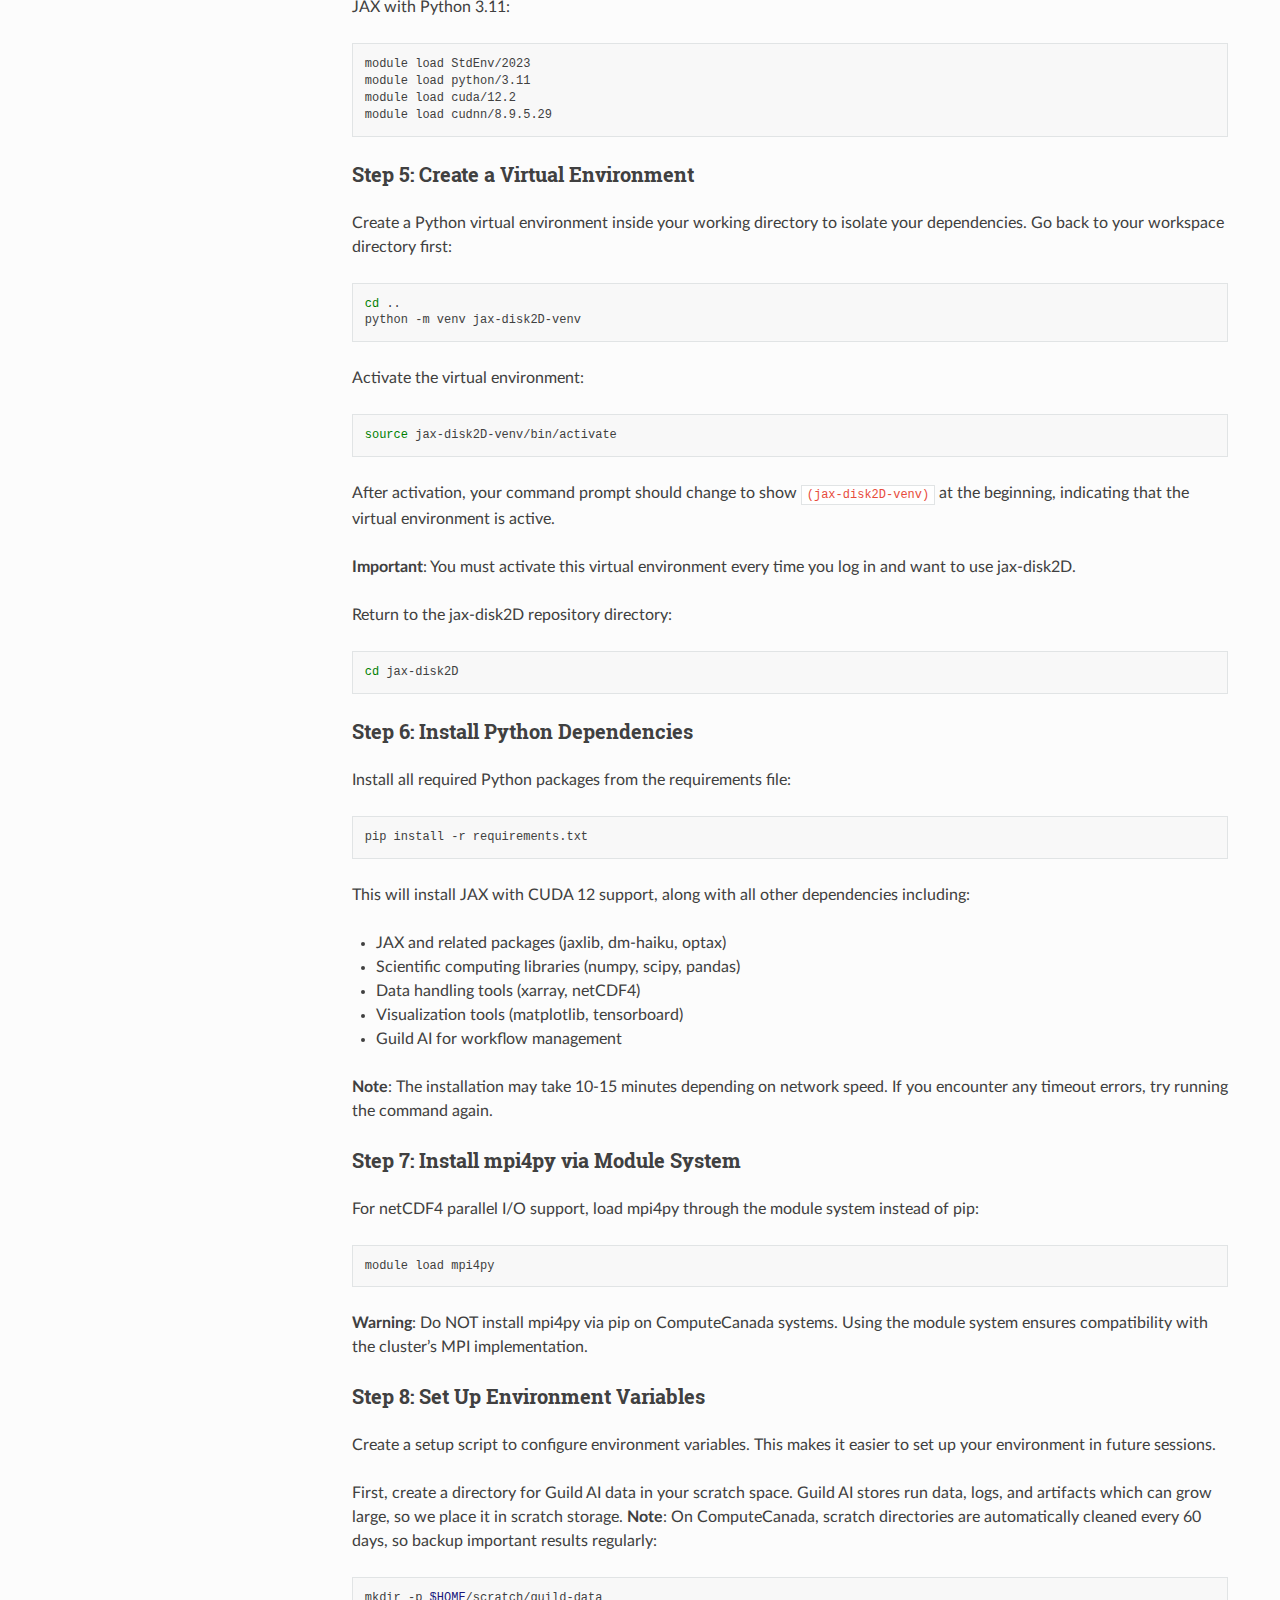
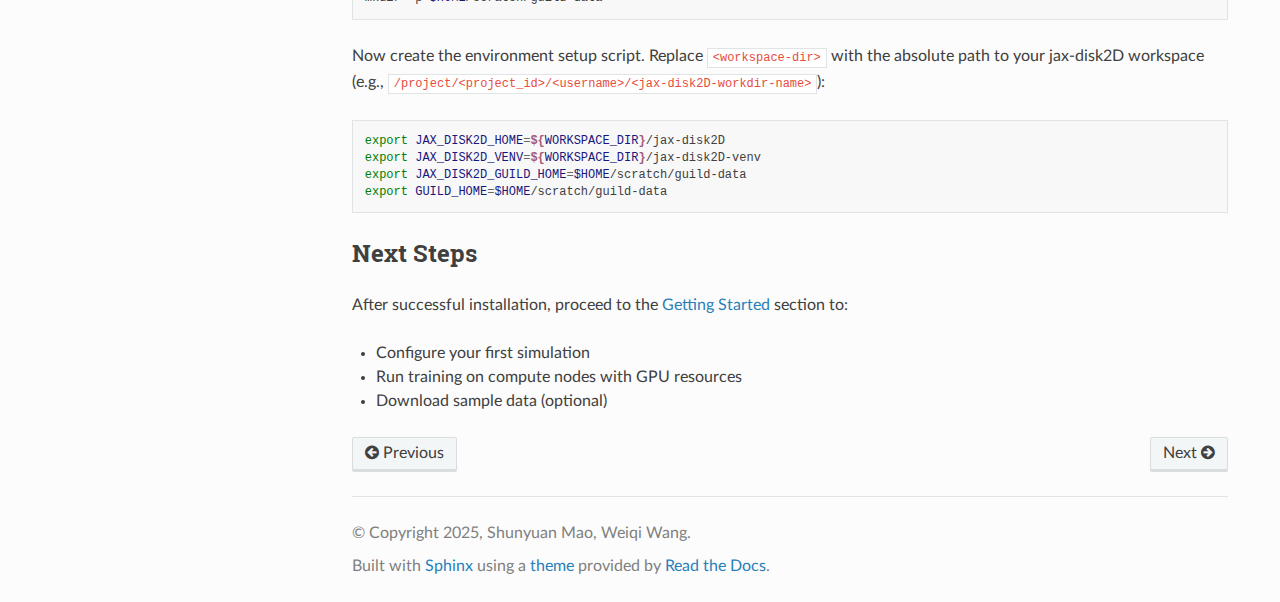
<file: installation.html>
<!DOCTYPE html>
<html class="writer-html5" lang="en" data-content_root="./">
<head>
  <meta charset="utf-8" /><meta name="viewport" content="width=device-width, initial-scale=1" />

  <meta name="viewport" content="width=device-width, initial-scale=1.0" />
  <title>Installation &mdash; jax-disk2D 0.0.1 documentation</title>
      <link rel="stylesheet" type="text/css" href="_static/pygments.css?v=b86133f3" />
      <link rel="stylesheet" type="text/css" href="_static/css/theme.css?v=e59714d7" />
      <link rel="stylesheet" type="text/css" href="_static/sync_videos.css?v=2293ad74" />

  
      <script src="_static/jquery.js?v=5d32c60e"></script>
      <script src="_static/_sphinx_javascript_frameworks_compat.js?v=2cd50e6c"></script>
      <script src="_static/documentation_options.js?v=d45e8c67"></script>
      <script src="_static/doctools.js?v=9bcbadda"></script>
      <script src="_static/sphinx_highlight.js?v=dc90522c"></script>
      <script src="_static/sync_videos.js?v=71b0c0f2"></script>
    <script src="_static/js/theme.js"></script>
    <link rel="index" title="Index" href="genindex.html" />
    <link rel="search" title="Search" href="search.html" />
    <link rel="next" title="Getting Started" href="getting_started.html" />
    <link rel="prev" title="Introduction" href="introduction.html" /> 
</head>

<body class="wy-body-for-nav"> 
  <div class="wy-grid-for-nav">
    <nav data-toggle="wy-nav-shift" class="wy-nav-side">
      <div class="wy-side-scroll">
        <div class="wy-side-nav-search"  style="background: #2980B9" >

          
          
          <a href="index.html" class="icon icon-home">
            jax-disk2D
          </a>
<div role="search">
  <form id="rtd-search-form" class="wy-form" action="search.html" method="get">
    <input type="text" name="q" placeholder="Search docs" aria-label="Search docs" />
    <input type="hidden" name="check_keywords" value="yes" />
    <input type="hidden" name="area" value="default" />
  </form>
</div>
        </div><div class="wy-menu wy-menu-vertical" data-spy="affix" role="navigation" aria-label="Navigation menu">
              <p class="caption" role="heading"><span class="caption-text">Contents:</span></p>
<ul class="current">
<li class="toctree-l1"><a class="reference internal" href="introduction.html">Introduction</a></li>
<li class="toctree-l1 current"><a class="current reference internal" href="#">Installation</a><ul>
<li class="toctree-l2"><a class="reference internal" href="#prerequisites">Prerequisites</a></li>
<li class="toctree-l2"><a class="reference internal" href="#installation-on-computecanada-clusters">Installation on ComputeCanada Clusters</a><ul>
<li class="toctree-l3"><a class="reference internal" href="#step-1-connect-to-the-cluster">Step 1: Connect to the Cluster</a></li>
<li class="toctree-l3"><a class="reference internal" href="#step-2-navigate-to-your-project-directory">Step 2: Navigate to Your Project Directory</a></li>
<li class="toctree-l3"><a class="reference internal" href="#step-3-clone-the-repository">Step 3: Clone the Repository</a></li>
<li class="toctree-l3"><a class="reference internal" href="#step-4-load-required-modules">Step 4: Load Required Modules</a></li>
<li class="toctree-l3"><a class="reference internal" href="#step-5-create-a-virtual-environment">Step 5: Create a Virtual Environment</a></li>
<li class="toctree-l3"><a class="reference internal" href="#step-6-install-python-dependencies">Step 6: Install Python Dependencies</a></li>
<li class="toctree-l3"><a class="reference internal" href="#step-7-install-mpi4py-via-module-system">Step 7: Install mpi4py via Module System</a></li>
<li class="toctree-l3"><a class="reference internal" href="#step-8-set-up-environment-variables">Step 8: Set Up Environment Variables</a></li>
</ul>
</li>
<li class="toctree-l2"><a class="reference internal" href="#next-steps">Next Steps</a></li>
</ul>
</li>
<li class="toctree-l1"><a class="reference internal" href="getting_started.html">Getting Started</a></li>
<li class="toctree-l1"><a class="reference internal" href="huggingface.html">Downloading Pre-computed Data</a></li>
<li class="toctree-l1"><a class="reference internal" href="default_parameters.html">Default Parameters</a></li>
<li class="toctree-l1"><a class="reference internal" href="test_results.html">Test Results</a></li>
<li class="toctree-l1"><a class="reference internal" href="techniques.html">Techniques</a></li>
<li class="toctree-l1"><a class="reference internal" href="project_structure.html">Project Structure</a></li>
</ul>

        </div>
      </div>
    </nav>

    <section data-toggle="wy-nav-shift" class="wy-nav-content-wrap"><nav class="wy-nav-top" aria-label="Mobile navigation menu"  style="background: #2980B9" >
          <i data-toggle="wy-nav-top" class="fa fa-bars"></i>
          <a href="index.html">jax-disk2D</a>
      </nav>

      <div class="wy-nav-content">
        <div class="rst-content">
          <div role="navigation" aria-label="Page navigation">
  <ul class="wy-breadcrumbs">
      <li><a href="index.html" class="icon icon-home" aria-label="Home"></a></li>
      <li class="breadcrumb-item active">Installation</li>
      <li class="wy-breadcrumbs-aside">
            <a href="_sources/installation.rst.txt" rel="nofollow"> View page source</a>
      </li>
  </ul>
  <hr/>
</div>
          <div role="main" class="document" itemscope="itemscope" itemtype="http://schema.org/Article">
           <div itemprop="articleBody">
             
  <section id="installation">
<h1>Installation<a class="headerlink" href="#installation" title="Link to this heading"></a></h1>
<p>This guide provides detailed step-by-step instructions for installing jax-disk2D on ComputeCanada clusters with GPU support. While the installation procedure is similar across different HPC platforms, we use the Fir cluster as a specific example. Users on other systems (e.g., Cedar, Graham, Narval, or other HPC clusters) should adapt the instructions accordingly, particularly the cluster hostname and module versions.</p>
<p>For more comprehensive information about using ComputeCanada clusters, please refer to the official <a class="reference external" href="https://docs.alliancecan.ca/wiki/Technical_documentation">Alliance Canada Technical Documentation</a>.</p>
<section id="prerequisites">
<h2>Prerequisites<a class="headerlink" href="#prerequisites" title="Link to this heading"></a></h2>
<p>Before you begin, ensure you have:</p>
<ul class="simple">
<li><p>Access to a ComputeCanada cluster account (e.g., Fir cluster)</p></li>
<li><p>SSH client installed on your local machine</p></li>
<li><p>Your ComputeCanada username and password</p></li>
</ul>
</section>
<section id="installation-on-computecanada-clusters">
<h2>Installation on ComputeCanada Clusters<a class="headerlink" href="#installation-on-computecanada-clusters" title="Link to this heading"></a></h2>
<section id="step-1-connect-to-the-cluster">
<h3>Step 1: Connect to the Cluster<a class="headerlink" href="#step-1-connect-to-the-cluster" title="Link to this heading"></a></h3>
<p>Open a terminal on your local machine and SSH into the cluster. Replace <code class="docutils literal notranslate"><span class="pre">&lt;username&gt;</span></code> with your ComputeCanada username:</p>
<div class="highlight-bash notranslate"><div class="highlight"><pre><span></span>ssh<span class="w"> </span>&lt;username&gt;@fir.alliancecan.ca
</pre></div>
</div>
<p>When prompted, enter your password. After successful login, you will be on the login node.</p>
<p><strong>Important</strong>: Do not run computationally intensive tasks on login nodes. They are only for file management and job submission.</p>
</section>
<section id="step-2-navigate-to-your-project-directory">
<h3>Step 2: Navigate to Your Project Directory<a class="headerlink" href="#step-2-navigate-to-your-project-directory" title="Link to this heading"></a></h3>
<p>Navigate to your project allocation space and create a working directory. Replace <code class="docutils literal notranslate"><span class="pre">&lt;project_id&gt;</span></code> with your research group’s project identifier (e.g., <code class="docutils literal notranslate"><span class="pre">def-supervisor</span></code> or <code class="docutils literal notranslate"><span class="pre">rrg-groupname</span></code>), <code class="docutils literal notranslate"><span class="pre">&lt;username&gt;</span></code> with your username, and <code class="docutils literal notranslate"><span class="pre">&lt;jax-disk2D-workdir-name&gt;</span></code> with your preferred directory name (e.g., <code class="docutils literal notranslate"><span class="pre">jax-disk2D-workspace</span></code>):</p>
<div class="highlight-bash notranslate"><div class="highlight"><pre><span></span><span class="nb">cd</span><span class="w"> </span>/project/&lt;project_id&gt;/&lt;username&gt;
mkdir<span class="w"> </span>-p<span class="w"> </span>&lt;jax-disk2D-workdir-name&gt;
<span class="nb">cd</span><span class="w"> </span>&lt;jax-disk2D-workdir-name&gt;
</pre></div>
</div>
<p><strong>Note</strong>: Your <code class="docutils literal notranslate"><span class="pre">&lt;project_id&gt;</span></code> is the resource allocation identifier for your research group on ComputeCanada. You can find this by running <code class="docutils literal notranslate"><span class="pre">groups</span></code> or checking your allocation on the CCDB (ComputeCanada Database). Project space typically has much more storage than your home directory.</p>
</section>
<section id="step-3-clone-the-repository">
<h3>Step 3: Clone the Repository<a class="headerlink" href="#step-3-clone-the-repository" title="Link to this heading"></a></h3>
<p>Clone the jax-disk2D repository from GitHub:</p>
<div class="highlight-bash notranslate"><div class="highlight"><pre><span></span>git<span class="w"> </span>clone<span class="w"> </span>https://github.com/smao-astro/jax-disk2D.git
<span class="nb">cd</span><span class="w"> </span>jax-disk2D
</pre></div>
</div>
<p>Switch to the <code class="docutils literal notranslate"><span class="pre">code-cleanup</span></code> branch:</p>
<div class="highlight-bash notranslate"><div class="highlight"><pre><span></span>git<span class="w"> </span>checkout<span class="w"> </span>code-cleanup
</pre></div>
</div>
</section>
<section id="step-4-load-required-modules">
<h3>Step 4: Load Required Modules<a class="headerlink" href="#step-4-load-required-modules" title="Link to this heading"></a></h3>
<p>ComputeCanada clusters use environment modules to manage software. Load the necessary modules for GPU-accelerated JAX with Python 3.11:</p>
<div class="highlight-bash notranslate"><div class="highlight"><pre><span></span>module<span class="w"> </span>load<span class="w"> </span>StdEnv/2023
module<span class="w"> </span>load<span class="w"> </span>python/3.11
module<span class="w"> </span>load<span class="w"> </span>cuda/12.2
module<span class="w"> </span>load<span class="w"> </span>cudnn/8.9.5.29
</pre></div>
</div>
</section>
<section id="step-5-create-a-virtual-environment">
<h3>Step 5: Create a Virtual Environment<a class="headerlink" href="#step-5-create-a-virtual-environment" title="Link to this heading"></a></h3>
<p>Create a Python virtual environment inside your working directory to isolate your dependencies. Go back to your workspace directory first:</p>
<div class="highlight-bash notranslate"><div class="highlight"><pre><span></span><span class="nb">cd</span><span class="w"> </span>..
python<span class="w"> </span>-m<span class="w"> </span>venv<span class="w"> </span>jax-disk2D-venv
</pre></div>
</div>
<p>Activate the virtual environment:</p>
<div class="highlight-bash notranslate"><div class="highlight"><pre><span></span><span class="nb">source</span><span class="w"> </span>jax-disk2D-venv/bin/activate
</pre></div>
</div>
<p>After activation, your command prompt should change to show <code class="docutils literal notranslate"><span class="pre">(jax-disk2D-venv)</span></code> at the beginning, indicating that the virtual environment is active.</p>
<p><strong>Important</strong>: You must activate this virtual environment every time you log in and want to use jax-disk2D.</p>
<p>Return to the jax-disk2D repository directory:</p>
<div class="highlight-bash notranslate"><div class="highlight"><pre><span></span><span class="nb">cd</span><span class="w"> </span>jax-disk2D
</pre></div>
</div>
</section>
<section id="step-6-install-python-dependencies">
<h3>Step 6: Install Python Dependencies<a class="headerlink" href="#step-6-install-python-dependencies" title="Link to this heading"></a></h3>
<p>Install all required Python packages from the requirements file:</p>
<div class="highlight-bash notranslate"><div class="highlight"><pre><span></span>pip<span class="w"> </span>install<span class="w"> </span>-r<span class="w"> </span>requirements.txt
</pre></div>
</div>
<p>This will install JAX with CUDA 12 support, along with all other dependencies including:</p>
<ul class="simple">
<li><p>JAX and related packages (jaxlib, dm-haiku, optax)</p></li>
<li><p>Scientific computing libraries (numpy, scipy, pandas)</p></li>
<li><p>Data handling tools (xarray, netCDF4)</p></li>
<li><p>Visualization tools (matplotlib, tensorboard)</p></li>
<li><p>Guild AI for workflow management</p></li>
</ul>
<p><strong>Note</strong>: The installation may take 10-15 minutes depending on network speed. If you encounter any timeout errors, try running the command again.</p>
</section>
<section id="step-7-install-mpi4py-via-module-system">
<h3>Step 7: Install mpi4py via Module System<a class="headerlink" href="#step-7-install-mpi4py-via-module-system" title="Link to this heading"></a></h3>
<p>For netCDF4 parallel I/O support, load mpi4py through the module system instead of pip:</p>
<div class="highlight-bash notranslate"><div class="highlight"><pre><span></span>module<span class="w"> </span>load<span class="w"> </span>mpi4py
</pre></div>
</div>
<p><strong>Warning</strong>: Do NOT install mpi4py via pip on ComputeCanada systems. Using the module system ensures compatibility with the cluster’s MPI implementation.</p>
</section>
<section id="step-8-set-up-environment-variables">
<h3>Step 8: Set Up Environment Variables<a class="headerlink" href="#step-8-set-up-environment-variables" title="Link to this heading"></a></h3>
<p>Create a setup script to configure environment variables. This makes it easier to set up your environment in future sessions.</p>
<p>First, create a directory for Guild AI data in your scratch space. Guild AI stores run data, logs, and artifacts which can grow large, so we place it in scratch storage. <strong>Note</strong>: On ComputeCanada, scratch directories are automatically cleaned every 60 days, so backup important results regularly:</p>
<div class="highlight-bash notranslate"><div class="highlight"><pre><span></span>mkdir<span class="w"> </span>-p<span class="w"> </span><span class="nv">$HOME</span>/scratch/guild-data
</pre></div>
</div>
<p>Now create the environment setup script. Replace <code class="docutils literal notranslate"><span class="pre">&lt;workspace-dir&gt;</span></code> with the absolute path to your jax-disk2D workspace (e.g., <code class="docutils literal notranslate"><span class="pre">/project/&lt;project_id&gt;/&lt;username&gt;/&lt;jax-disk2D-workdir-name&gt;</span></code>):</p>
<div class="highlight-bash notranslate"><div class="highlight"><pre><span></span><span class="nb">export</span><span class="w"> </span><span class="nv">JAX_DISK2D_HOME</span><span class="o">=</span><span class="si">${</span><span class="nv">WORKSPACE_DIR</span><span class="si">}</span>/jax-disk2D
<span class="nb">export</span><span class="w"> </span><span class="nv">JAX_DISK2D_VENV</span><span class="o">=</span><span class="si">${</span><span class="nv">WORKSPACE_DIR</span><span class="si">}</span>/jax-disk2D-venv
<span class="nb">export</span><span class="w"> </span><span class="nv">JAX_DISK2D_GUILD_HOME</span><span class="o">=</span><span class="nv">$HOME</span>/scratch/guild-data
<span class="nb">export</span><span class="w"> </span><span class="nv">GUILD_HOME</span><span class="o">=</span><span class="nv">$HOME</span>/scratch/guild-data
</pre></div>
</div>
</section>
</section>
<section id="next-steps">
<h2>Next Steps<a class="headerlink" href="#next-steps" title="Link to this heading"></a></h2>
<p>After successful installation, proceed to the <a class="reference internal" href="getting_started.html"><span class="doc">Getting Started</span></a> section to:</p>
<ul class="simple">
<li><p>Configure your first simulation</p></li>
<li><p>Run training on compute nodes with GPU resources</p></li>
<li><p>Download sample data (optional)</p></li>
</ul>
</section>
</section>


           </div>
          </div>
          <footer><div class="rst-footer-buttons" role="navigation" aria-label="Footer">
        <a href="introduction.html" class="btn btn-neutral float-left" title="Introduction" accesskey="p" rel="prev"><span class="fa fa-arrow-circle-left" aria-hidden="true"></span> Previous</a>
        <a href="getting_started.html" class="btn btn-neutral float-right" title="Getting Started" accesskey="n" rel="next">Next <span class="fa fa-arrow-circle-right" aria-hidden="true"></span></a>
    </div>

  <hr/>

  <div role="contentinfo">
    <p>&#169; Copyright 2025, Shunyuan Mao, Weiqi Wang.</p>
  </div>

  Built with <a href="https://www.sphinx-doc.org/">Sphinx</a> using a
    <a href="https://github.com/readthedocs/sphinx_rtd_theme">theme</a>
    provided by <a href="https://readthedocs.org">Read the Docs</a>.
   

</footer>
        </div>
      </div>
    </section>
  </div>
  <script>
      jQuery(function () {
          SphinxRtdTheme.Navigation.enable(true);
      });
  </script> 

</body>
</html>
</file>
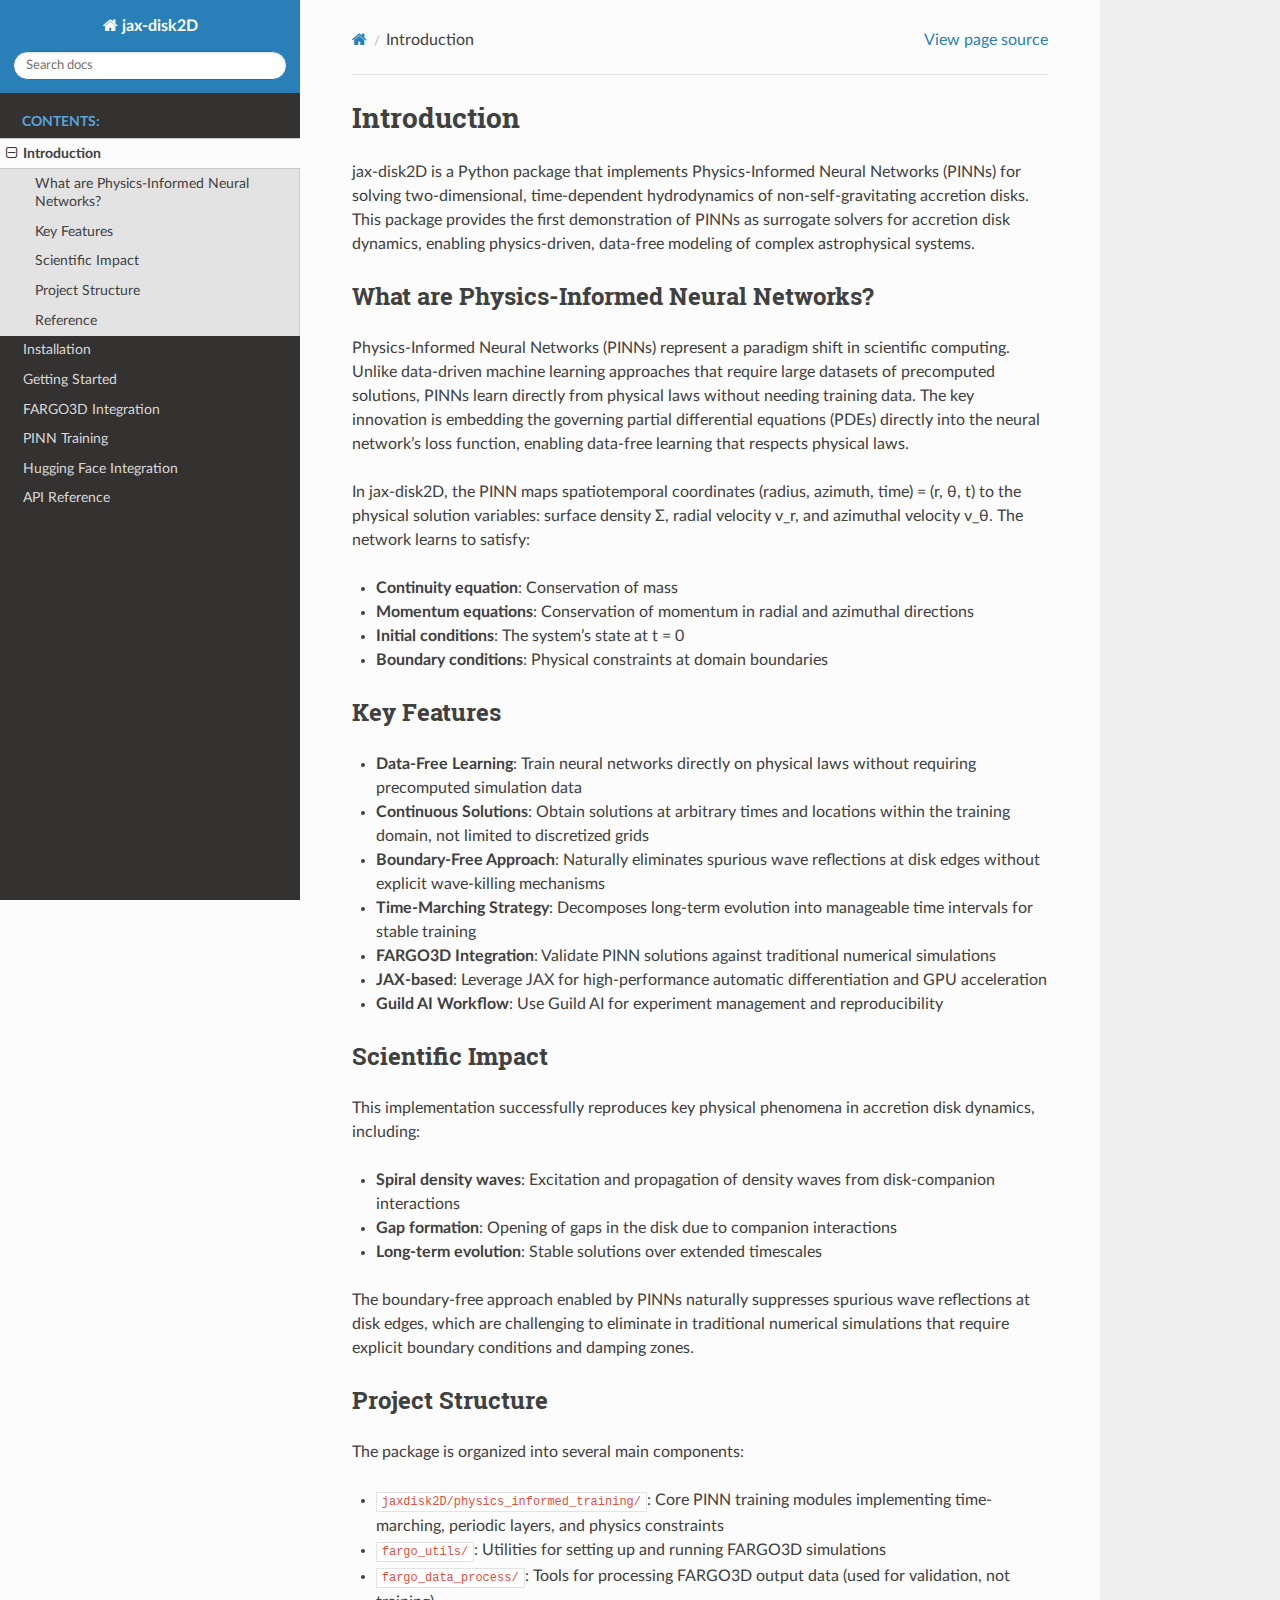
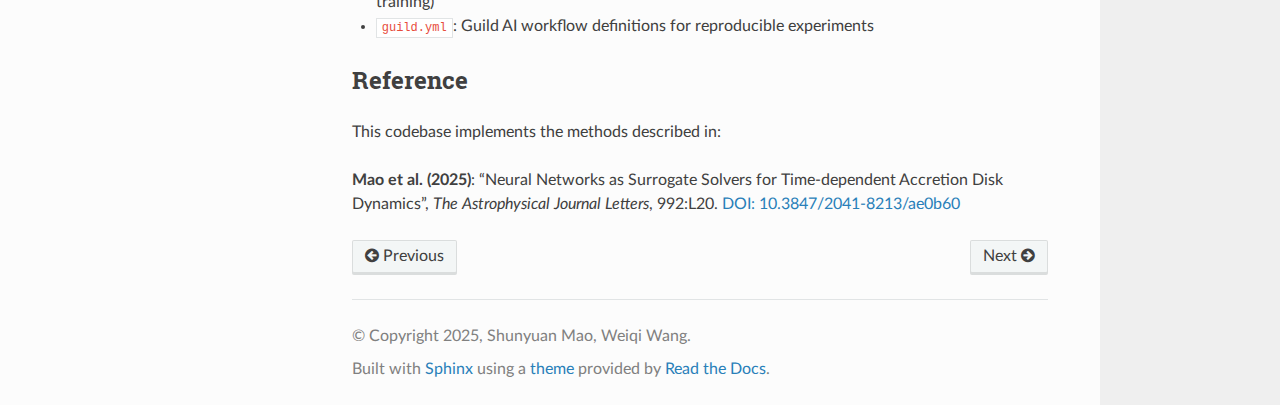
<file: introduction.html>
<!DOCTYPE html>
<html class="writer-html5" lang="en" data-content_root="./">
<head>
  <meta charset="utf-8" /><meta name="viewport" content="width=device-width, initial-scale=1" />

  <meta name="viewport" content="width=device-width, initial-scale=1.0" />
  <title>Introduction &mdash; jax-disk2D 0.0.1 documentation</title>
      <link rel="stylesheet" type="text/css" href="_static/pygments.css?v=b86133f3" />
      <link rel="stylesheet" type="text/css" href="_static/css/theme.css?v=e59714d7" />

  
      <script src="_static/jquery.js?v=5d32c60e"></script>
      <script src="_static/_sphinx_javascript_frameworks_compat.js?v=2cd50e6c"></script>
      <script src="_static/documentation_options.js?v=d45e8c67"></script>
      <script src="_static/doctools.js?v=9bcbadda"></script>
      <script src="_static/sphinx_highlight.js?v=dc90522c"></script>
    <script src="_static/js/theme.js"></script>
    <link rel="index" title="Index" href="genindex.html" />
    <link rel="search" title="Search" href="search.html" />
    <link rel="next" title="Installation" href="installation.html" />
    <link rel="prev" title="jax-disk2D Documentation" href="index.html" /> 
</head>

<body class="wy-body-for-nav"> 
  <div class="wy-grid-for-nav">
    <nav data-toggle="wy-nav-shift" class="wy-nav-side">
      <div class="wy-side-scroll">
        <div class="wy-side-nav-search"  style="background: #2980B9" >

          
          
          <a href="index.html" class="icon icon-home">
            jax-disk2D
          </a>
<div role="search">
  <form id="rtd-search-form" class="wy-form" action="search.html" method="get">
    <input type="text" name="q" placeholder="Search docs" aria-label="Search docs" />
    <input type="hidden" name="check_keywords" value="yes" />
    <input type="hidden" name="area" value="default" />
  </form>
</div>
        </div><div class="wy-menu wy-menu-vertical" data-spy="affix" role="navigation" aria-label="Navigation menu">
              <p class="caption" role="heading"><span class="caption-text">Contents:</span></p>
<ul class="current">
<li class="toctree-l1 current"><a class="current reference internal" href="#">Introduction</a><ul>
<li class="toctree-l2"><a class="reference internal" href="#what-are-physics-informed-neural-networks">What are Physics-Informed Neural Networks?</a></li>
<li class="toctree-l2"><a class="reference internal" href="#key-features">Key Features</a></li>
<li class="toctree-l2"><a class="reference internal" href="#scientific-impact">Scientific Impact</a></li>
<li class="toctree-l2"><a class="reference internal" href="#project-structure">Project Structure</a></li>
<li class="toctree-l2"><a class="reference internal" href="#reference">Reference</a></li>
</ul>
</li>
<li class="toctree-l1"><a class="reference internal" href="installation.html">Installation</a></li>
<li class="toctree-l1"><a class="reference internal" href="getting_started.html">Getting Started</a></li>
<li class="toctree-l1"><a class="reference internal" href="fargo_integration.html">FARGO3D Integration</a></li>
<li class="toctree-l1"><a class="reference internal" href="pinn_training.html">PINN Training</a></li>
<li class="toctree-l1"><a class="reference internal" href="huggingface.html">Hugging Face Integration</a></li>
<li class="toctree-l1"><a class="reference internal" href="api_reference.html">API Reference</a></li>
</ul>

        </div>
      </div>
    </nav>

    <section data-toggle="wy-nav-shift" class="wy-nav-content-wrap"><nav class="wy-nav-top" aria-label="Mobile navigation menu"  style="background: #2980B9" >
          <i data-toggle="wy-nav-top" class="fa fa-bars"></i>
          <a href="index.html">jax-disk2D</a>
      </nav>

      <div class="wy-nav-content">
        <div class="rst-content">
          <div role="navigation" aria-label="Page navigation">
  <ul class="wy-breadcrumbs">
      <li><a href="index.html" class="icon icon-home" aria-label="Home"></a></li>
      <li class="breadcrumb-item active">Introduction</li>
      <li class="wy-breadcrumbs-aside">
            <a href="_sources/introduction.rst.txt" rel="nofollow"> View page source</a>
      </li>
  </ul>
  <hr/>
</div>
          <div role="main" class="document" itemscope="itemscope" itemtype="http://schema.org/Article">
           <div itemprop="articleBody">
             
  <section id="introduction">
<h1>Introduction<a class="headerlink" href="#introduction" title="Link to this heading"></a></h1>
<p>jax-disk2D is a Python package that implements Physics-Informed Neural Networks (PINNs) for solving two-dimensional, time-dependent hydrodynamics of non-self-gravitating accretion disks. This package provides the first demonstration of PINNs as surrogate solvers for accretion disk dynamics, enabling physics-driven, data-free modeling of complex astrophysical systems.</p>
<section id="what-are-physics-informed-neural-networks">
<h2>What are Physics-Informed Neural Networks?<a class="headerlink" href="#what-are-physics-informed-neural-networks" title="Link to this heading"></a></h2>
<p>Physics-Informed Neural Networks (PINNs) represent a paradigm shift in scientific computing. Unlike data-driven machine learning approaches that require large datasets of precomputed solutions, PINNs learn directly from physical laws without needing training data. The key innovation is embedding the governing partial differential equations (PDEs) directly into the neural network’s loss function, enabling data-free learning that respects physical laws.</p>
<p>In jax-disk2D, the PINN maps spatiotemporal coordinates (radius, azimuth, time) = (r, θ, t) to the physical solution variables: surface density Σ, radial velocity v_r, and azimuthal velocity v_θ. The network learns to satisfy:</p>
<ul class="simple">
<li><p><strong>Continuity equation</strong>: Conservation of mass</p></li>
<li><p><strong>Momentum equations</strong>: Conservation of momentum in radial and azimuthal directions</p></li>
<li><p><strong>Initial conditions</strong>: The system’s state at t = 0</p></li>
<li><p><strong>Boundary conditions</strong>: Physical constraints at domain boundaries</p></li>
</ul>
</section>
<section id="key-features">
<h2>Key Features<a class="headerlink" href="#key-features" title="Link to this heading"></a></h2>
<ul class="simple">
<li><p><strong>Data-Free Learning</strong>: Train neural networks directly on physical laws without requiring precomputed simulation data</p></li>
<li><p><strong>Continuous Solutions</strong>: Obtain solutions at arbitrary times and locations within the training domain, not limited to discretized grids</p></li>
<li><p><strong>Boundary-Free Approach</strong>: Naturally eliminates spurious wave reflections at disk edges without explicit wave-killing mechanisms</p></li>
<li><p><strong>Time-Marching Strategy</strong>: Decomposes long-term evolution into manageable time intervals for stable training</p></li>
<li><p><strong>FARGO3D Integration</strong>: Validate PINN solutions against traditional numerical simulations</p></li>
<li><p><strong>JAX-based</strong>: Leverage JAX for high-performance automatic differentiation and GPU acceleration</p></li>
<li><p><strong>Guild AI Workflow</strong>: Use Guild AI for experiment management and reproducibility</p></li>
</ul>
</section>
<section id="scientific-impact">
<h2>Scientific Impact<a class="headerlink" href="#scientific-impact" title="Link to this heading"></a></h2>
<p>This implementation successfully reproduces key physical phenomena in accretion disk dynamics, including:</p>
<ul class="simple">
<li><p><strong>Spiral density waves</strong>: Excitation and propagation of density waves from disk-companion interactions</p></li>
<li><p><strong>Gap formation</strong>: Opening of gaps in the disk due to companion interactions</p></li>
<li><p><strong>Long-term evolution</strong>: Stable solutions over extended timescales</p></li>
</ul>
<p>The boundary-free approach enabled by PINNs naturally suppresses spurious wave reflections at disk edges, which are challenging to eliminate in traditional numerical simulations that require explicit boundary conditions and damping zones.</p>
</section>
<section id="project-structure">
<h2>Project Structure<a class="headerlink" href="#project-structure" title="Link to this heading"></a></h2>
<p>The package is organized into several main components:</p>
<ul class="simple">
<li><p><code class="docutils literal notranslate"><span class="pre">jaxdisk2D/physics_informed_training/</span></code>: Core PINN training modules implementing time-marching, periodic layers, and physics constraints</p></li>
<li><p><code class="docutils literal notranslate"><span class="pre">fargo_utils/</span></code>: Utilities for setting up and running FARGO3D simulations</p></li>
<li><p><code class="docutils literal notranslate"><span class="pre">fargo_data_process/</span></code>: Tools for processing FARGO3D output data (used for validation, not training)</p></li>
<li><p><code class="docutils literal notranslate"><span class="pre">guild.yml</span></code>: Guild AI workflow definitions for reproducible experiments</p></li>
</ul>
</section>
<section id="reference">
<h2>Reference<a class="headerlink" href="#reference" title="Link to this heading"></a></h2>
<p>This codebase implements the methods described in:</p>
<p><strong>Mao et al. (2025)</strong>: “Neural Networks as Surrogate Solvers for Time-dependent Accretion Disk Dynamics”, <em>The Astrophysical Journal Letters</em>, 992:L20. <a class="reference external" href="https://doi.org/10.3847/2041-8213/ae0b60">DOI: 10.3847/2041-8213/ae0b60</a></p>
</section>
</section>


           </div>
          </div>
          <footer><div class="rst-footer-buttons" role="navigation" aria-label="Footer">
        <a href="index.html" class="btn btn-neutral float-left" title="jax-disk2D Documentation" accesskey="p" rel="prev"><span class="fa fa-arrow-circle-left" aria-hidden="true"></span> Previous</a>
        <a href="installation.html" class="btn btn-neutral float-right" title="Installation" accesskey="n" rel="next">Next <span class="fa fa-arrow-circle-right" aria-hidden="true"></span></a>
    </div>

  <hr/>

  <div role="contentinfo">
    <p>&#169; Copyright 2025, Shunyuan Mao, Weiqi Wang.</p>
  </div>

  Built with <a href="https://www.sphinx-doc.org/">Sphinx</a> using a
    <a href="https://github.com/readthedocs/sphinx_rtd_theme">theme</a>
    provided by <a href="https://readthedocs.org">Read the Docs</a>.
   

</footer>
        </div>
      </div>
    </section>
  </div>
  <script>
      jQuery(function () {
          SphinxRtdTheme.Navigation.enable(true);
      });
  </script> 

</body>
</html>
</file>
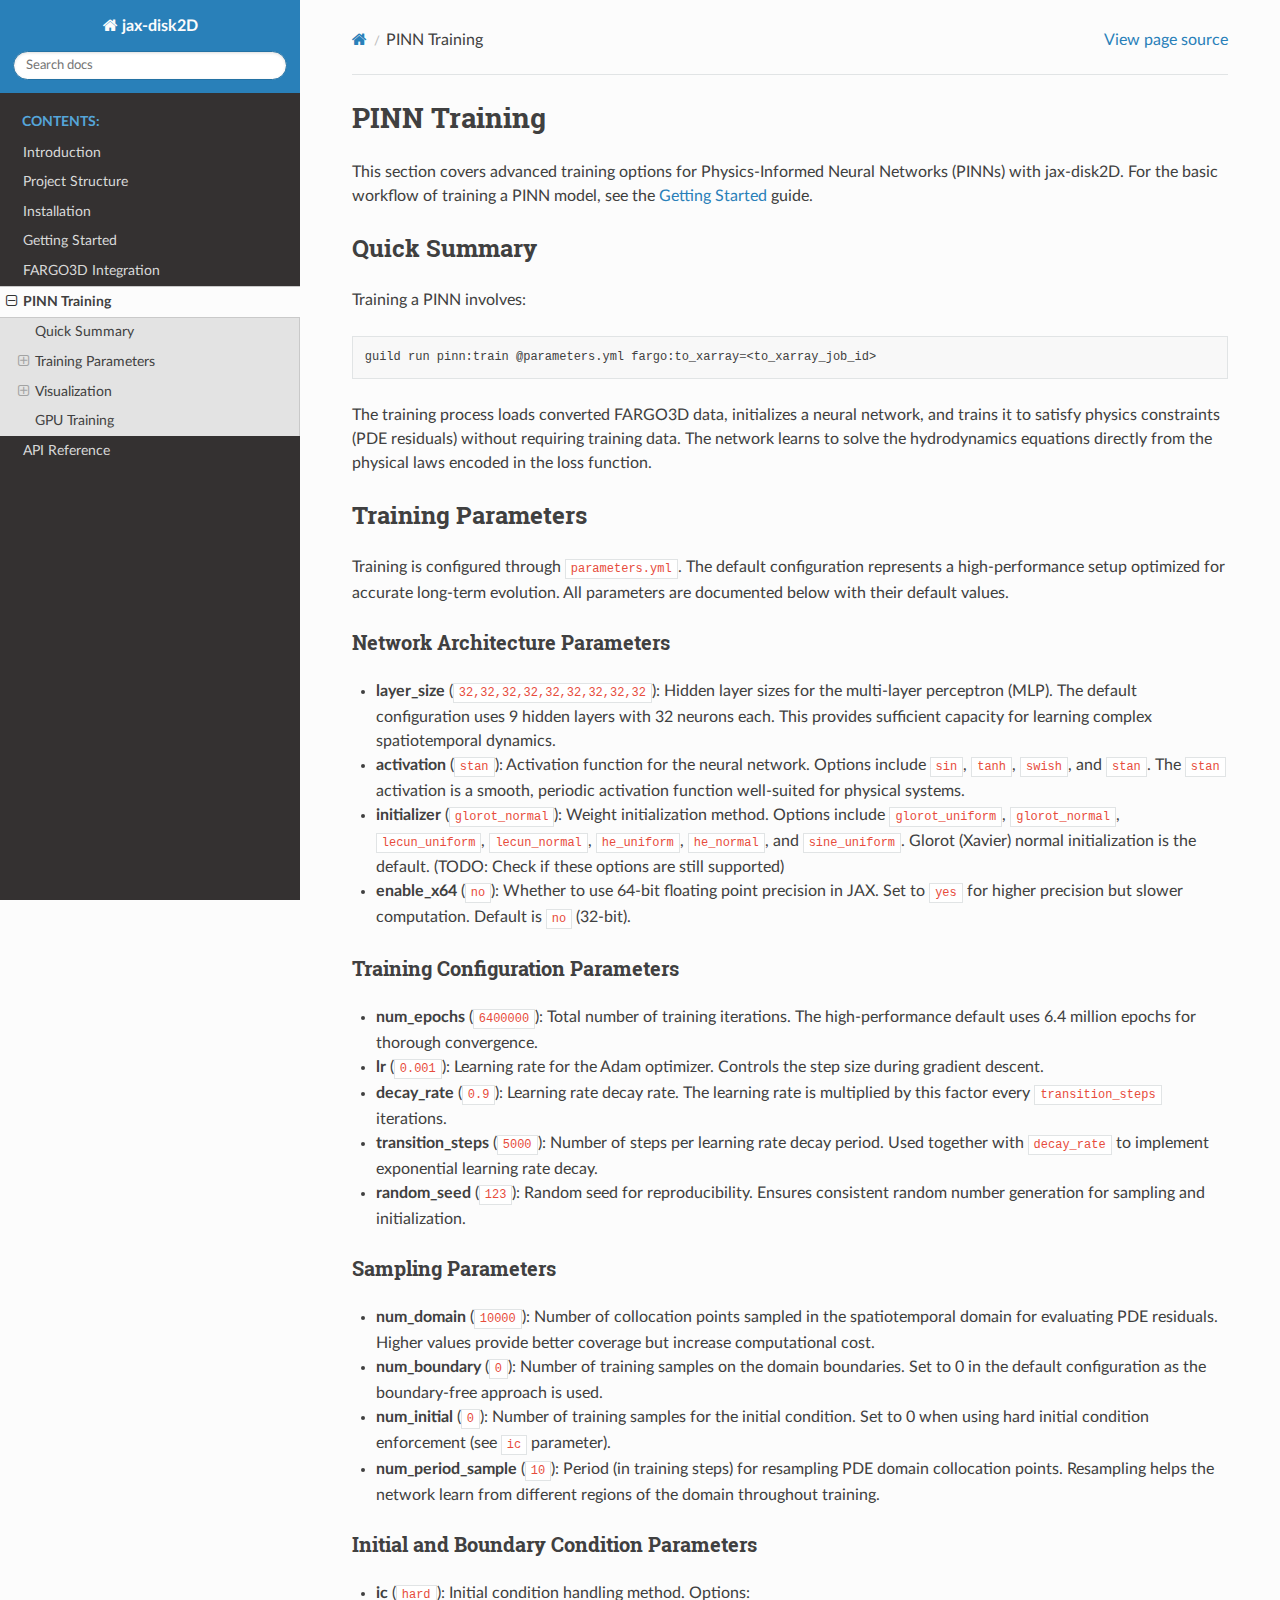
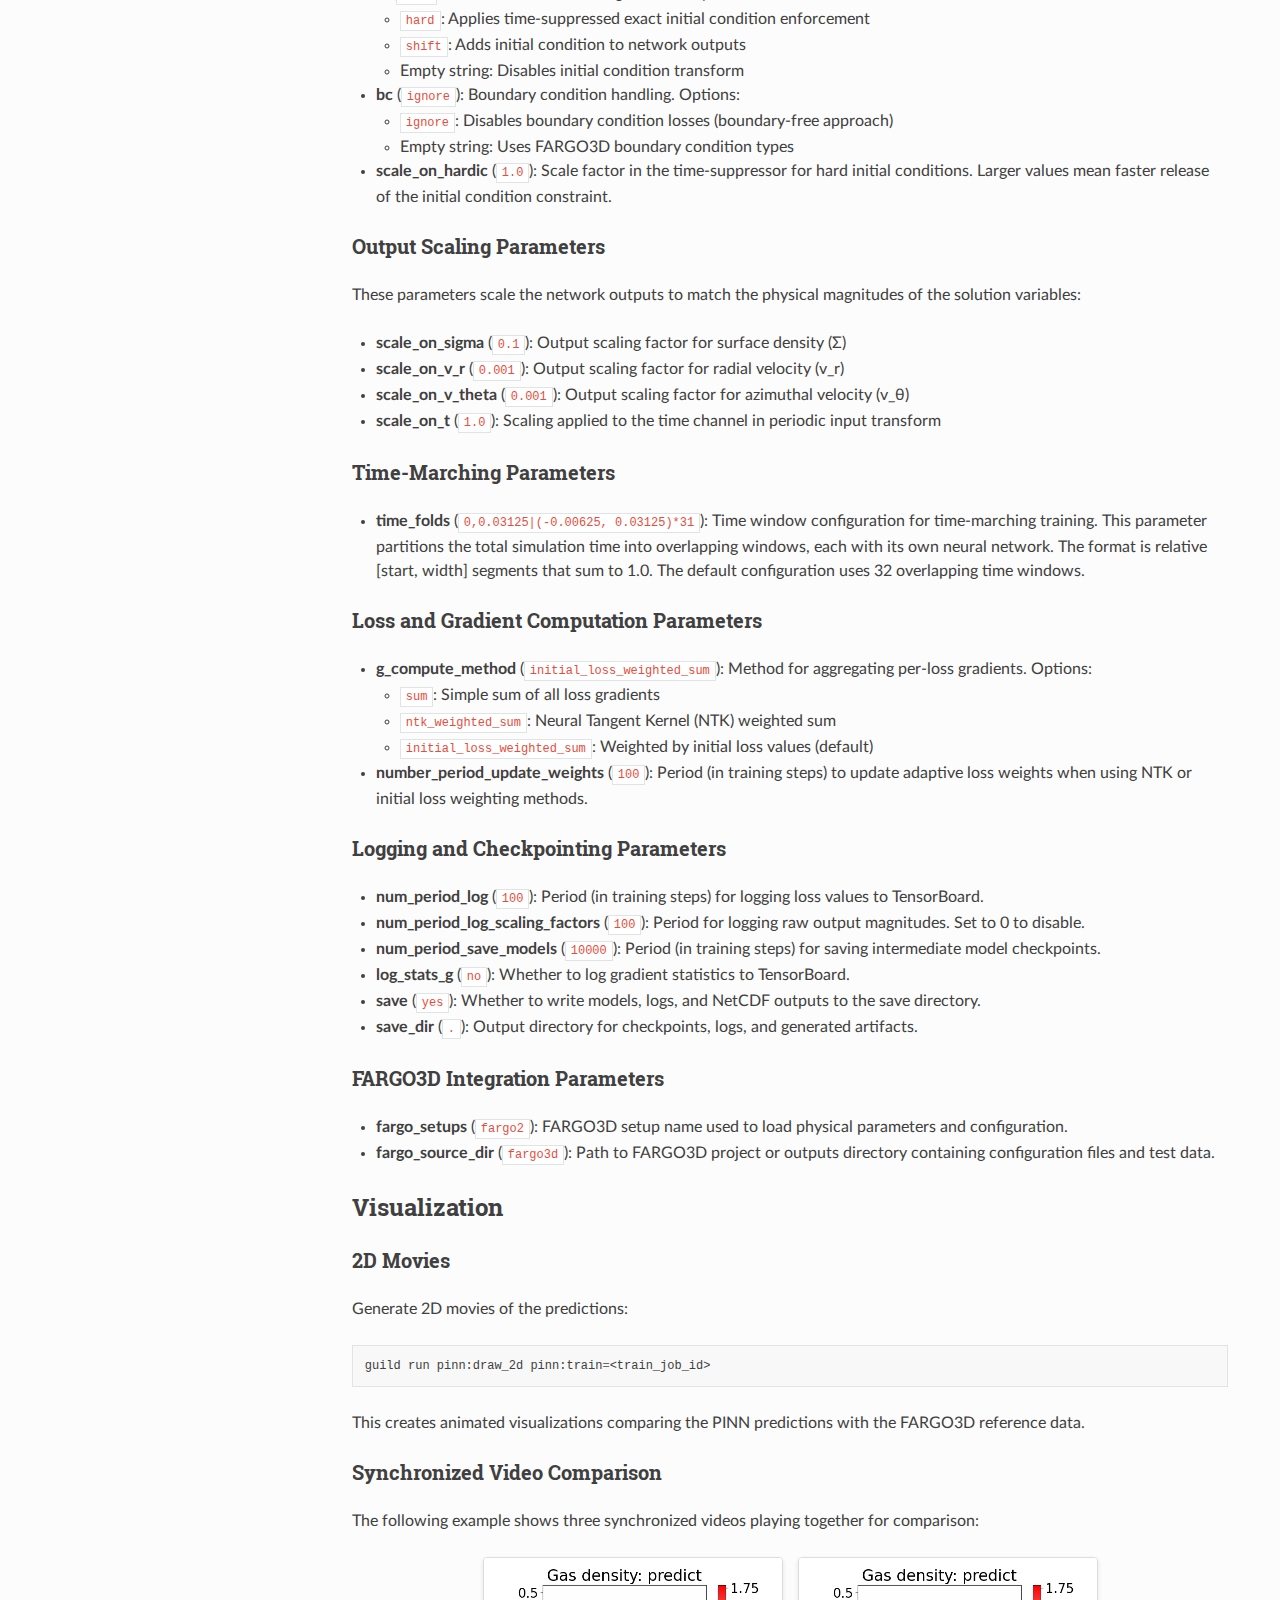
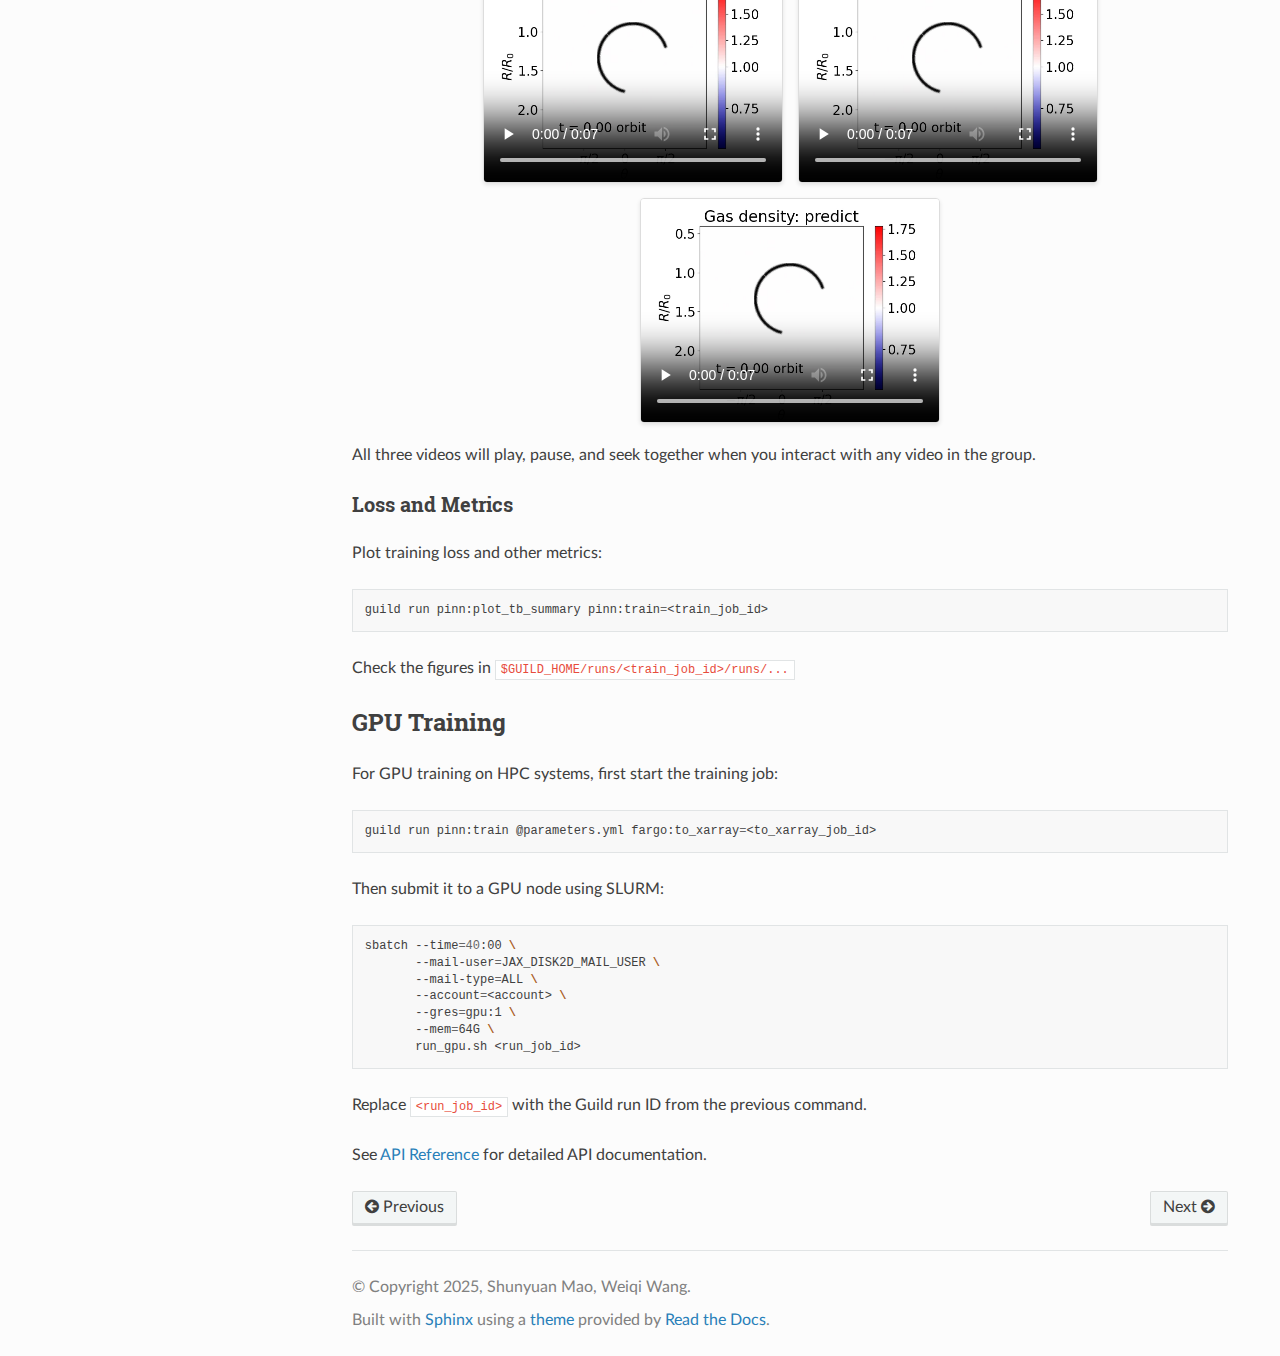
<file: pinn_training.html>
<!DOCTYPE html>
<html class="writer-html5" lang="en" data-content_root="./">
<head>
  <meta charset="utf-8" /><meta name="viewport" content="width=device-width, initial-scale=1" />

  <meta name="viewport" content="width=device-width, initial-scale=1.0" />
  <title>PINN Training &mdash; jax-disk2D 0.0.1 documentation</title>
      <link rel="stylesheet" type="text/css" href="_static/pygments.css?v=b86133f3" />
      <link rel="stylesheet" type="text/css" href="_static/css/theme.css?v=e59714d7" />
      <link rel="stylesheet" type="text/css" href="_static/sync_videos.css?v=2293ad74" />

  
      <script src="_static/jquery.js?v=5d32c60e"></script>
      <script src="_static/_sphinx_javascript_frameworks_compat.js?v=2cd50e6c"></script>
      <script src="_static/documentation_options.js?v=d45e8c67"></script>
      <script src="_static/doctools.js?v=9bcbadda"></script>
      <script src="_static/sphinx_highlight.js?v=dc90522c"></script>
      <script src="_static/sync_videos.js?v=71b0c0f2"></script>
    <script src="_static/js/theme.js"></script>
    <link rel="index" title="Index" href="genindex.html" />
    <link rel="search" title="Search" href="search.html" />
    <link rel="next" title="API Reference" href="api_reference.html" />
    <link rel="prev" title="FARGO3D Integration" href="fargo_integration.html" /> 
</head>

<body class="wy-body-for-nav"> 
  <div class="wy-grid-for-nav">
    <nav data-toggle="wy-nav-shift" class="wy-nav-side">
      <div class="wy-side-scroll">
        <div class="wy-side-nav-search"  style="background: #2980B9" >

          
          
          <a href="index.html" class="icon icon-home">
            jax-disk2D
          </a>
<div role="search">
  <form id="rtd-search-form" class="wy-form" action="search.html" method="get">
    <input type="text" name="q" placeholder="Search docs" aria-label="Search docs" />
    <input type="hidden" name="check_keywords" value="yes" />
    <input type="hidden" name="area" value="default" />
  </form>
</div>
        </div><div class="wy-menu wy-menu-vertical" data-spy="affix" role="navigation" aria-label="Navigation menu">
              <p class="caption" role="heading"><span class="caption-text">Contents:</span></p>
<ul class="current">
<li class="toctree-l1"><a class="reference internal" href="introduction.html">Introduction</a></li>
<li class="toctree-l1"><a class="reference internal" href="project_structure.html">Project Structure</a></li>
<li class="toctree-l1"><a class="reference internal" href="installation.html">Installation</a></li>
<li class="toctree-l1"><a class="reference internal" href="getting_started.html">Getting Started</a></li>
<li class="toctree-l1"><a class="reference internal" href="fargo_integration.html">FARGO3D Integration</a></li>
<li class="toctree-l1 current"><a class="current reference internal" href="#">PINN Training</a><ul>
<li class="toctree-l2"><a class="reference internal" href="#quick-summary">Quick Summary</a></li>
<li class="toctree-l2"><a class="reference internal" href="#training-parameters">Training Parameters</a><ul>
<li class="toctree-l3"><a class="reference internal" href="#network-architecture-parameters">Network Architecture Parameters</a></li>
<li class="toctree-l3"><a class="reference internal" href="#training-configuration-parameters">Training Configuration Parameters</a></li>
<li class="toctree-l3"><a class="reference internal" href="#sampling-parameters">Sampling Parameters</a></li>
<li class="toctree-l3"><a class="reference internal" href="#initial-and-boundary-condition-parameters">Initial and Boundary Condition Parameters</a></li>
<li class="toctree-l3"><a class="reference internal" href="#output-scaling-parameters">Output Scaling Parameters</a></li>
<li class="toctree-l3"><a class="reference internal" href="#time-marching-parameters">Time-Marching Parameters</a></li>
<li class="toctree-l3"><a class="reference internal" href="#loss-and-gradient-computation-parameters">Loss and Gradient Computation Parameters</a></li>
<li class="toctree-l3"><a class="reference internal" href="#logging-and-checkpointing-parameters">Logging and Checkpointing Parameters</a></li>
<li class="toctree-l3"><a class="reference internal" href="#fargo3d-integration-parameters">FARGO3D Integration Parameters</a></li>
</ul>
</li>
<li class="toctree-l2"><a class="reference internal" href="#visualization">Visualization</a><ul>
<li class="toctree-l3"><a class="reference internal" href="#d-movies">2D Movies</a></li>
<li class="toctree-l3"><a class="reference internal" href="#synchronized-video-comparison">Synchronized Video Comparison</a></li>
<li class="toctree-l3"><a class="reference internal" href="#loss-and-metrics">Loss and Metrics</a></li>
</ul>
</li>
<li class="toctree-l2"><a class="reference internal" href="#gpu-training">GPU Training</a></li>
</ul>
</li>
<li class="toctree-l1"><a class="reference internal" href="api_reference.html">API Reference</a></li>
</ul>

        </div>
      </div>
    </nav>

    <section data-toggle="wy-nav-shift" class="wy-nav-content-wrap"><nav class="wy-nav-top" aria-label="Mobile navigation menu"  style="background: #2980B9" >
          <i data-toggle="wy-nav-top" class="fa fa-bars"></i>
          <a href="index.html">jax-disk2D</a>
      </nav>

      <div class="wy-nav-content">
        <div class="rst-content">
          <div role="navigation" aria-label="Page navigation">
  <ul class="wy-breadcrumbs">
      <li><a href="index.html" class="icon icon-home" aria-label="Home"></a></li>
      <li class="breadcrumb-item active">PINN Training</li>
      <li class="wy-breadcrumbs-aside">
            <a href="_sources/pinn_training.rst.txt" rel="nofollow"> View page source</a>
      </li>
  </ul>
  <hr/>
</div>
          <div role="main" class="document" itemscope="itemscope" itemtype="http://schema.org/Article">
           <div itemprop="articleBody">
             
  <section id="pinn-training">
<h1>PINN Training<a class="headerlink" href="#pinn-training" title="Link to this heading"></a></h1>
<p>This section covers advanced training options for Physics-Informed Neural Networks (PINNs) with jax-disk2D. For the basic workflow of training a PINN model, see the <a class="reference internal" href="getting_started.html"><span class="doc">Getting Started</span></a> guide.</p>
<section id="quick-summary">
<h2>Quick Summary<a class="headerlink" href="#quick-summary" title="Link to this heading"></a></h2>
<p>Training a PINN involves:</p>
<div class="highlight-bash notranslate"><div class="highlight"><pre><span></span>guild<span class="w"> </span>run<span class="w"> </span>pinn:train<span class="w"> </span>@parameters.yml<span class="w"> </span>fargo:to_xarray<span class="o">=</span>&lt;to_xarray_job_id&gt;
</pre></div>
</div>
<p>The training process loads converted FARGO3D data, initializes a neural network, and trains it to satisfy physics constraints (PDE residuals) without requiring training data. The network learns to solve the hydrodynamics equations directly from the physical laws encoded in the loss function.</p>
</section>
<section id="training-parameters">
<h2>Training Parameters<a class="headerlink" href="#training-parameters" title="Link to this heading"></a></h2>
<p>Training is configured through <code class="docutils literal notranslate"><span class="pre">parameters.yml</span></code>. The default configuration represents a high-performance setup optimized for accurate long-term evolution. All parameters are documented below with their default values.</p>
<section id="network-architecture-parameters">
<h3>Network Architecture Parameters<a class="headerlink" href="#network-architecture-parameters" title="Link to this heading"></a></h3>
<ul class="simple">
<li><p><strong>layer_size</strong> (<code class="docutils literal notranslate"><span class="pre">32,32,32,32,32,32,32,32,32</span></code>): Hidden layer sizes for the multi-layer perceptron (MLP). The default configuration uses 9 hidden layers with 32 neurons each. This provides sufficient capacity for learning complex spatiotemporal dynamics.</p></li>
<li><p><strong>activation</strong> (<code class="docutils literal notranslate"><span class="pre">stan</span></code>): Activation function for the neural network. Options include <code class="docutils literal notranslate"><span class="pre">sin</span></code>, <code class="docutils literal notranslate"><span class="pre">tanh</span></code>, <code class="docutils literal notranslate"><span class="pre">swish</span></code>, and <code class="docutils literal notranslate"><span class="pre">stan</span></code>. The <code class="docutils literal notranslate"><span class="pre">stan</span></code> activation is a smooth, periodic activation function well-suited for physical systems.</p></li>
<li><p><strong>initializer</strong> (<code class="docutils literal notranslate"><span class="pre">glorot_normal</span></code>): Weight initialization method. Options include <code class="docutils literal notranslate"><span class="pre">glorot_uniform</span></code>, <code class="docutils literal notranslate"><span class="pre">glorot_normal</span></code>, <code class="docutils literal notranslate"><span class="pre">lecun_uniform</span></code>, <code class="docutils literal notranslate"><span class="pre">lecun_normal</span></code>, <code class="docutils literal notranslate"><span class="pre">he_uniform</span></code>, <code class="docutils literal notranslate"><span class="pre">he_normal</span></code>, and <code class="docutils literal notranslate"><span class="pre">sine_uniform</span></code>. Glorot (Xavier) normal initialization is the default. (TODO: Check if these options are still supported)</p></li>
<li><p><strong>enable_x64</strong> (<code class="docutils literal notranslate"><span class="pre">no</span></code>): Whether to use 64-bit floating point precision in JAX. Set to <code class="docutils literal notranslate"><span class="pre">yes</span></code> for higher precision but slower computation. Default is <code class="docutils literal notranslate"><span class="pre">no</span></code> (32-bit).</p></li>
</ul>
</section>
<section id="training-configuration-parameters">
<h3>Training Configuration Parameters<a class="headerlink" href="#training-configuration-parameters" title="Link to this heading"></a></h3>
<ul class="simple">
<li><p><strong>num_epochs</strong> (<code class="docutils literal notranslate"><span class="pre">6400000</span></code>): Total number of training iterations. The high-performance default uses 6.4 million epochs for thorough convergence.</p></li>
<li><p><strong>lr</strong> (<code class="docutils literal notranslate"><span class="pre">0.001</span></code>): Learning rate for the Adam optimizer. Controls the step size during gradient descent.</p></li>
<li><p><strong>decay_rate</strong> (<code class="docutils literal notranslate"><span class="pre">0.9</span></code>): Learning rate decay rate. The learning rate is multiplied by this factor every <code class="docutils literal notranslate"><span class="pre">transition_steps</span></code> iterations.</p></li>
<li><p><strong>transition_steps</strong> (<code class="docutils literal notranslate"><span class="pre">5000</span></code>): Number of steps per learning rate decay period. Used together with <code class="docutils literal notranslate"><span class="pre">decay_rate</span></code> to implement exponential learning rate decay.</p></li>
<li><p><strong>random_seed</strong> (<code class="docutils literal notranslate"><span class="pre">123</span></code>): Random seed for reproducibility. Ensures consistent random number generation for sampling and initialization.</p></li>
</ul>
</section>
<section id="sampling-parameters">
<h3>Sampling Parameters<a class="headerlink" href="#sampling-parameters" title="Link to this heading"></a></h3>
<ul class="simple">
<li><p><strong>num_domain</strong> (<code class="docutils literal notranslate"><span class="pre">10000</span></code>): Number of collocation points sampled in the spatiotemporal domain for evaluating PDE residuals. Higher values provide better coverage but increase computational cost.</p></li>
<li><p><strong>num_boundary</strong> (<code class="docutils literal notranslate"><span class="pre">0</span></code>): Number of training samples on the domain boundaries. Set to 0 in the default configuration as the boundary-free approach is used.</p></li>
<li><p><strong>num_initial</strong> (<code class="docutils literal notranslate"><span class="pre">0</span></code>): Number of training samples for the initial condition. Set to 0 when using hard initial condition enforcement (see <code class="docutils literal notranslate"><span class="pre">ic</span></code> parameter).</p></li>
<li><p><strong>num_period_sample</strong> (<code class="docutils literal notranslate"><span class="pre">10</span></code>): Period (in training steps) for resampling PDE domain collocation points. Resampling helps the network learn from different regions of the domain throughout training.</p></li>
</ul>
</section>
<section id="initial-and-boundary-condition-parameters">
<h3>Initial and Boundary Condition Parameters<a class="headerlink" href="#initial-and-boundary-condition-parameters" title="Link to this heading"></a></h3>
<ul class="simple">
<li><p><strong>ic</strong> (<code class="docutils literal notranslate"><span class="pre">hard</span></code>): Initial condition handling method. Options:</p>
<ul>
<li><p><code class="docutils literal notranslate"><span class="pre">hard</span></code>: Applies time-suppressed exact initial condition enforcement</p></li>
<li><p><code class="docutils literal notranslate"><span class="pre">shift</span></code>: Adds initial condition to network outputs</p></li>
<li><p>Empty string: Disables initial condition transform</p></li>
</ul>
</li>
<li><p><strong>bc</strong> (<code class="docutils literal notranslate"><span class="pre">ignore</span></code>): Boundary condition handling. Options:</p>
<ul>
<li><p><code class="docutils literal notranslate"><span class="pre">ignore</span></code>: Disables boundary condition losses (boundary-free approach)</p></li>
<li><p>Empty string: Uses FARGO3D boundary condition types</p></li>
</ul>
</li>
<li><p><strong>scale_on_hardic</strong> (<code class="docutils literal notranslate"><span class="pre">1.0</span></code>): Scale factor in the time-suppressor for hard initial conditions. Larger values mean faster release of the initial condition constraint.</p></li>
</ul>
</section>
<section id="output-scaling-parameters">
<h3>Output Scaling Parameters<a class="headerlink" href="#output-scaling-parameters" title="Link to this heading"></a></h3>
<p>These parameters scale the network outputs to match the physical magnitudes of the solution variables:</p>
<ul class="simple">
<li><p><strong>scale_on_sigma</strong> (<code class="docutils literal notranslate"><span class="pre">0.1</span></code>): Output scaling factor for surface density (Σ)</p></li>
<li><p><strong>scale_on_v_r</strong> (<code class="docutils literal notranslate"><span class="pre">0.001</span></code>): Output scaling factor for radial velocity (v_r)</p></li>
<li><p><strong>scale_on_v_theta</strong> (<code class="docutils literal notranslate"><span class="pre">0.001</span></code>): Output scaling factor for azimuthal velocity (v_θ)</p></li>
<li><p><strong>scale_on_t</strong> (<code class="docutils literal notranslate"><span class="pre">1.0</span></code>): Scaling applied to the time channel in periodic input transform</p></li>
</ul>
</section>
<section id="time-marching-parameters">
<h3>Time-Marching Parameters<a class="headerlink" href="#time-marching-parameters" title="Link to this heading"></a></h3>
<ul class="simple">
<li><p><strong>time_folds</strong> (<code class="docutils literal notranslate"><span class="pre">0,0.03125|(-0.00625,</span> <span class="pre">0.03125)*31</span></code>): Time window configuration for time-marching training. This parameter partitions the total simulation time into overlapping windows, each with its own neural network. The format is relative [start, width] segments that sum to 1.0. The default configuration uses 32 overlapping time windows.</p></li>
</ul>
</section>
<section id="loss-and-gradient-computation-parameters">
<h3>Loss and Gradient Computation Parameters<a class="headerlink" href="#loss-and-gradient-computation-parameters" title="Link to this heading"></a></h3>
<ul class="simple">
<li><p><strong>g_compute_method</strong> (<code class="docutils literal notranslate"><span class="pre">initial_loss_weighted_sum</span></code>): Method for aggregating per-loss gradients. Options:</p>
<ul>
<li><p><code class="docutils literal notranslate"><span class="pre">sum</span></code>: Simple sum of all loss gradients</p></li>
<li><p><code class="docutils literal notranslate"><span class="pre">ntk_weighted_sum</span></code>: Neural Tangent Kernel (NTK) weighted sum</p></li>
<li><p><code class="docutils literal notranslate"><span class="pre">initial_loss_weighted_sum</span></code>: Weighted by initial loss values (default)</p></li>
</ul>
</li>
<li><p><strong>number_period_update_weights</strong> (<code class="docutils literal notranslate"><span class="pre">100</span></code>): Period (in training steps) to update adaptive loss weights when using NTK or initial loss weighting methods.</p></li>
</ul>
</section>
<section id="logging-and-checkpointing-parameters">
<h3>Logging and Checkpointing Parameters<a class="headerlink" href="#logging-and-checkpointing-parameters" title="Link to this heading"></a></h3>
<ul class="simple">
<li><p><strong>num_period_log</strong> (<code class="docutils literal notranslate"><span class="pre">100</span></code>): Period (in training steps) for logging loss values to TensorBoard.</p></li>
<li><p><strong>num_period_log_scaling_factors</strong> (<code class="docutils literal notranslate"><span class="pre">100</span></code>): Period for logging raw output magnitudes. Set to 0 to disable.</p></li>
<li><p><strong>num_period_save_models</strong> (<code class="docutils literal notranslate"><span class="pre">10000</span></code>): Period (in training steps) for saving intermediate model checkpoints.</p></li>
<li><p><strong>log_stats_g</strong> (<code class="docutils literal notranslate"><span class="pre">no</span></code>): Whether to log gradient statistics to TensorBoard.</p></li>
<li><p><strong>save</strong> (<code class="docutils literal notranslate"><span class="pre">yes</span></code>): Whether to write models, logs, and NetCDF outputs to the save directory.</p></li>
<li><p><strong>save_dir</strong> (<code class="docutils literal notranslate"><span class="pre">.</span></code>): Output directory for checkpoints, logs, and generated artifacts.</p></li>
</ul>
</section>
<section id="fargo3d-integration-parameters">
<h3>FARGO3D Integration Parameters<a class="headerlink" href="#fargo3d-integration-parameters" title="Link to this heading"></a></h3>
<ul class="simple">
<li><p><strong>fargo_setups</strong> (<code class="docutils literal notranslate"><span class="pre">fargo2</span></code>): FARGO3D setup name used to load physical parameters and configuration.</p></li>
<li><p><strong>fargo_source_dir</strong> (<code class="docutils literal notranslate"><span class="pre">fargo3d</span></code>): Path to FARGO3D project or outputs directory containing configuration files and test data.</p></li>
</ul>
</section>
</section>
<section id="visualization">
<h2>Visualization<a class="headerlink" href="#visualization" title="Link to this heading"></a></h2>
<section id="d-movies">
<h3>2D Movies<a class="headerlink" href="#d-movies" title="Link to this heading"></a></h3>
<p>Generate 2D movies of the predictions:</p>
<div class="highlight-bash notranslate"><div class="highlight"><pre><span></span>guild<span class="w"> </span>run<span class="w"> </span>pinn:draw_2d<span class="w"> </span>pinn:train<span class="o">=</span>&lt;train_job_id&gt;
</pre></div>
</div>
<p>This creates animated visualizations comparing the PINN predictions with the FARGO3D reference data.</p>
</section>
<section id="synchronized-video-comparison">
<h3>Synchronized Video Comparison<a class="headerlink" href="#synchronized-video-comparison" title="Link to this heading"></a></h3>
<p>The following example shows three synchronized videos playing together for comparison:</p>
<div class="video-group video-group-3">
    <div class="video-item">
        <video controls>
            <source src="movies/0bb155ba/dens-predict.mp4" type="video/mp4">
            Your browser does not support the video tag.
        </video>
    </div>
    <div class="video-item">
        <video controls>
            <source src="movies/1f1dc333/dens-predict.mp4" type="video/mp4">
            Your browser does not support the video tag.
        </video>
    </div>
    <div class="video-item">
        <video controls>
            <source src="movies/3c51e831/dens-predict.mp4" type="video/mp4">
            Your browser does not support the video tag.
        </video>
    </div>
</div><p>All three videos will play, pause, and seek together when you interact with any video in the group.</p>
</section>
<section id="loss-and-metrics">
<h3>Loss and Metrics<a class="headerlink" href="#loss-and-metrics" title="Link to this heading"></a></h3>
<p>Plot training loss and other metrics:</p>
<div class="highlight-bash notranslate"><div class="highlight"><pre><span></span>guild<span class="w"> </span>run<span class="w"> </span>pinn:plot_tb_summary<span class="w"> </span>pinn:train<span class="o">=</span>&lt;train_job_id&gt;
</pre></div>
</div>
<p>Check the figures in <code class="docutils literal notranslate"><span class="pre">$GUILD_HOME/runs/&lt;train_job_id&gt;/runs/...</span></code></p>
</section>
</section>
<section id="gpu-training">
<h2>GPU Training<a class="headerlink" href="#gpu-training" title="Link to this heading"></a></h2>
<p>For GPU training on HPC systems, first start the training job:</p>
<div class="highlight-bash notranslate"><div class="highlight"><pre><span></span>guild<span class="w"> </span>run<span class="w"> </span>pinn:train<span class="w"> </span>@parameters.yml<span class="w"> </span>fargo:to_xarray<span class="o">=</span>&lt;to_xarray_job_id&gt;
</pre></div>
</div>
<p>Then submit it to a GPU node using SLURM:</p>
<div class="highlight-bash notranslate"><div class="highlight"><pre><span></span>sbatch<span class="w"> </span>--time<span class="o">=</span><span class="m">40</span>:00<span class="w"> </span><span class="se">\</span>
<span class="w">       </span>--mail-user<span class="o">=</span>JAX_DISK2D_MAIL_USER<span class="w"> </span><span class="se">\</span>
<span class="w">       </span>--mail-type<span class="o">=</span>ALL<span class="w"> </span><span class="se">\</span>
<span class="w">       </span>--account<span class="o">=</span>&lt;account&gt;<span class="w"> </span><span class="se">\</span>
<span class="w">       </span>--gres<span class="o">=</span>gpu:1<span class="w"> </span><span class="se">\</span>
<span class="w">       </span>--mem<span class="o">=</span>64G<span class="w"> </span><span class="se">\</span>
<span class="w">       </span>run_gpu.sh<span class="w"> </span>&lt;run_job_id&gt;
</pre></div>
</div>
<p>Replace <code class="docutils literal notranslate"><span class="pre">&lt;run_job_id&gt;</span></code> with the Guild run ID from the previous command.</p>
<p>See <a class="reference internal" href="api_reference.html"><span class="doc">API Reference</span></a> for detailed API documentation.</p>
</section>
</section>


           </div>
          </div>
          <footer><div class="rst-footer-buttons" role="navigation" aria-label="Footer">
        <a href="fargo_integration.html" class="btn btn-neutral float-left" title="FARGO3D Integration" accesskey="p" rel="prev"><span class="fa fa-arrow-circle-left" aria-hidden="true"></span> Previous</a>
        <a href="api_reference.html" class="btn btn-neutral float-right" title="API Reference" accesskey="n" rel="next">Next <span class="fa fa-arrow-circle-right" aria-hidden="true"></span></a>
    </div>

  <hr/>

  <div role="contentinfo">
    <p>&#169; Copyright 2025, Shunyuan Mao, Weiqi Wang.</p>
  </div>

  Built with <a href="https://www.sphinx-doc.org/">Sphinx</a> using a
    <a href="https://github.com/readthedocs/sphinx_rtd_theme">theme</a>
    provided by <a href="https://readthedocs.org">Read the Docs</a>.
   

</footer>
        </div>
      </div>
    </section>
  </div>
  <script>
      jQuery(function () {
          SphinxRtdTheme.Navigation.enable(true);
      });
  </script> 

</body>
</html>
</file>
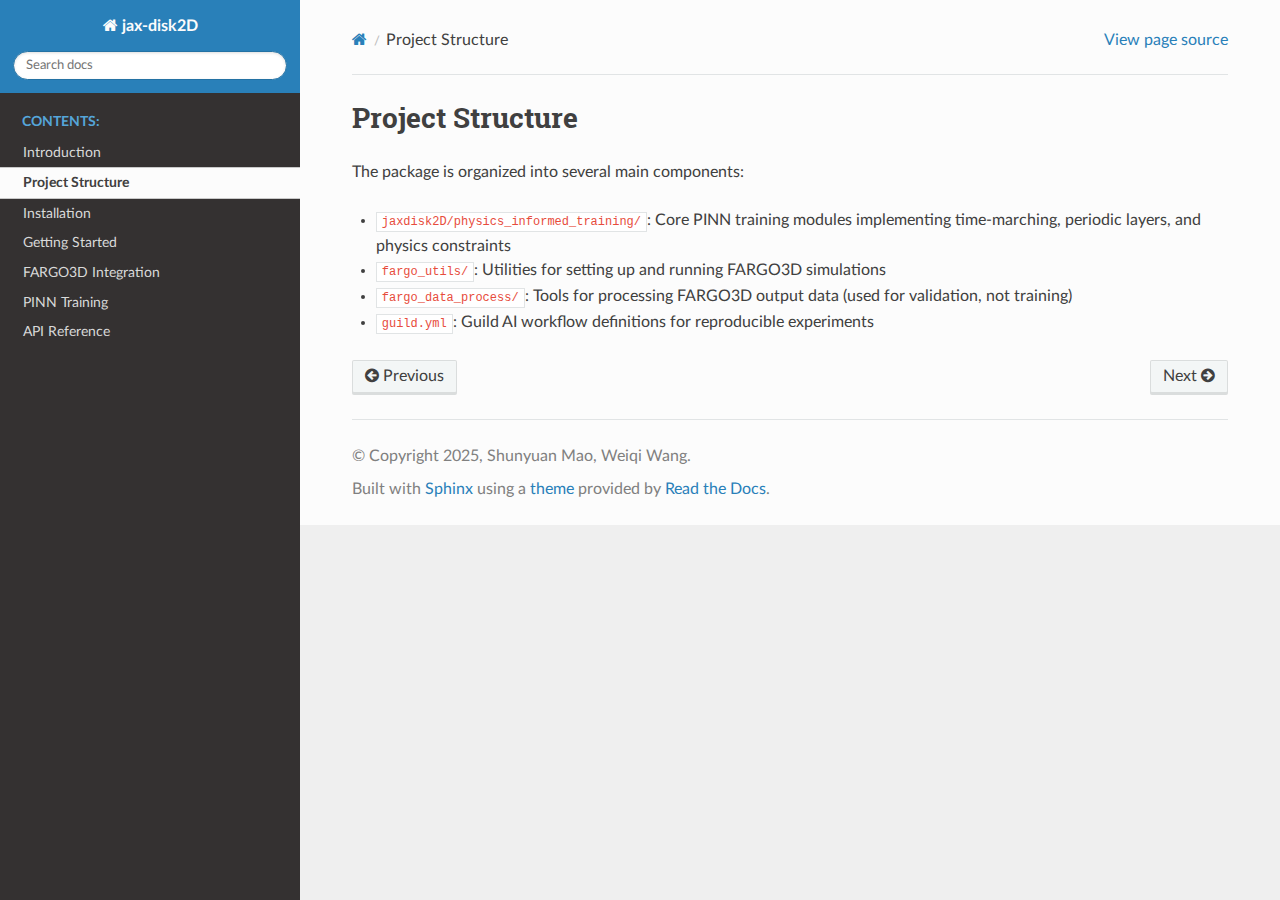
<file: project_structure.html>
<!DOCTYPE html>
<html class="writer-html5" lang="en" data-content_root="./">
<head>
  <meta charset="utf-8" /><meta name="viewport" content="width=device-width, initial-scale=1" />

  <meta name="viewport" content="width=device-width, initial-scale=1.0" />
  <title>Project Structure &mdash; jax-disk2D 0.0.1 documentation</title>
      <link rel="stylesheet" type="text/css" href="_static/pygments.css?v=b86133f3" />
      <link rel="stylesheet" type="text/css" href="_static/css/theme.css?v=e59714d7" />
      <link rel="stylesheet" type="text/css" href="_static/sync_videos.css?v=2293ad74" />

  
      <script src="_static/jquery.js?v=5d32c60e"></script>
      <script src="_static/_sphinx_javascript_frameworks_compat.js?v=2cd50e6c"></script>
      <script src="_static/documentation_options.js?v=d45e8c67"></script>
      <script src="_static/doctools.js?v=9bcbadda"></script>
      <script src="_static/sphinx_highlight.js?v=dc90522c"></script>
      <script src="_static/sync_videos.js?v=71b0c0f2"></script>
    <script src="_static/js/theme.js"></script>
    <link rel="index" title="Index" href="genindex.html" />
    <link rel="search" title="Search" href="search.html" />
    <link rel="next" title="Installation" href="installation.html" />
    <link rel="prev" title="Introduction" href="introduction.html" /> 
</head>

<body class="wy-body-for-nav"> 
  <div class="wy-grid-for-nav">
    <nav data-toggle="wy-nav-shift" class="wy-nav-side">
      <div class="wy-side-scroll">
        <div class="wy-side-nav-search"  style="background: #2980B9" >

          
          
          <a href="index.html" class="icon icon-home">
            jax-disk2D
          </a>
<div role="search">
  <form id="rtd-search-form" class="wy-form" action="search.html" method="get">
    <input type="text" name="q" placeholder="Search docs" aria-label="Search docs" />
    <input type="hidden" name="check_keywords" value="yes" />
    <input type="hidden" name="area" value="default" />
  </form>
</div>
        </div><div class="wy-menu wy-menu-vertical" data-spy="affix" role="navigation" aria-label="Navigation menu">
              <p class="caption" role="heading"><span class="caption-text">Contents:</span></p>
<ul class="current">
<li class="toctree-l1"><a class="reference internal" href="introduction.html">Introduction</a></li>
<li class="toctree-l1 current"><a class="current reference internal" href="#">Project Structure</a></li>
<li class="toctree-l1"><a class="reference internal" href="installation.html">Installation</a></li>
<li class="toctree-l1"><a class="reference internal" href="getting_started.html">Getting Started</a></li>
<li class="toctree-l1"><a class="reference internal" href="fargo_integration.html">FARGO3D Integration</a></li>
<li class="toctree-l1"><a class="reference internal" href="pinn_training.html">PINN Training</a></li>
<li class="toctree-l1"><a class="reference internal" href="api_reference.html">API Reference</a></li>
</ul>

        </div>
      </div>
    </nav>

    <section data-toggle="wy-nav-shift" class="wy-nav-content-wrap"><nav class="wy-nav-top" aria-label="Mobile navigation menu"  style="background: #2980B9" >
          <i data-toggle="wy-nav-top" class="fa fa-bars"></i>
          <a href="index.html">jax-disk2D</a>
      </nav>

      <div class="wy-nav-content">
        <div class="rst-content">
          <div role="navigation" aria-label="Page navigation">
  <ul class="wy-breadcrumbs">
      <li><a href="index.html" class="icon icon-home" aria-label="Home"></a></li>
      <li class="breadcrumb-item active">Project Structure</li>
      <li class="wy-breadcrumbs-aside">
            <a href="_sources/project_structure.rst.txt" rel="nofollow"> View page source</a>
      </li>
  </ul>
  <hr/>
</div>
          <div role="main" class="document" itemscope="itemscope" itemtype="http://schema.org/Article">
           <div itemprop="articleBody">
             
  <section id="project-structure">
<h1>Project Structure<a class="headerlink" href="#project-structure" title="Link to this heading"></a></h1>
<p>The package is organized into several main components:</p>
<ul class="simple">
<li><p><code class="docutils literal notranslate"><span class="pre">jaxdisk2D/physics_informed_training/</span></code>: Core PINN training modules implementing time-marching, periodic layers, and physics constraints</p></li>
<li><p><code class="docutils literal notranslate"><span class="pre">fargo_utils/</span></code>: Utilities for setting up and running FARGO3D simulations</p></li>
<li><p><code class="docutils literal notranslate"><span class="pre">fargo_data_process/</span></code>: Tools for processing FARGO3D output data (used for validation, not training)</p></li>
<li><p><code class="docutils literal notranslate"><span class="pre">guild.yml</span></code>: Guild AI workflow definitions for reproducible experiments</p></li>
</ul>
</section>


           </div>
          </div>
          <footer><div class="rst-footer-buttons" role="navigation" aria-label="Footer">
        <a href="introduction.html" class="btn btn-neutral float-left" title="Introduction" accesskey="p" rel="prev"><span class="fa fa-arrow-circle-left" aria-hidden="true"></span> Previous</a>
        <a href="installation.html" class="btn btn-neutral float-right" title="Installation" accesskey="n" rel="next">Next <span class="fa fa-arrow-circle-right" aria-hidden="true"></span></a>
    </div>

  <hr/>

  <div role="contentinfo">
    <p>&#169; Copyright 2025, Shunyuan Mao, Weiqi Wang.</p>
  </div>

  Built with <a href="https://www.sphinx-doc.org/">Sphinx</a> using a
    <a href="https://github.com/readthedocs/sphinx_rtd_theme">theme</a>
    provided by <a href="https://readthedocs.org">Read the Docs</a>.
   

</footer>
        </div>
      </div>
    </section>
  </div>
  <script>
      jQuery(function () {
          SphinxRtdTheme.Navigation.enable(true);
      });
  </script> 

</body>
</html>
</file>
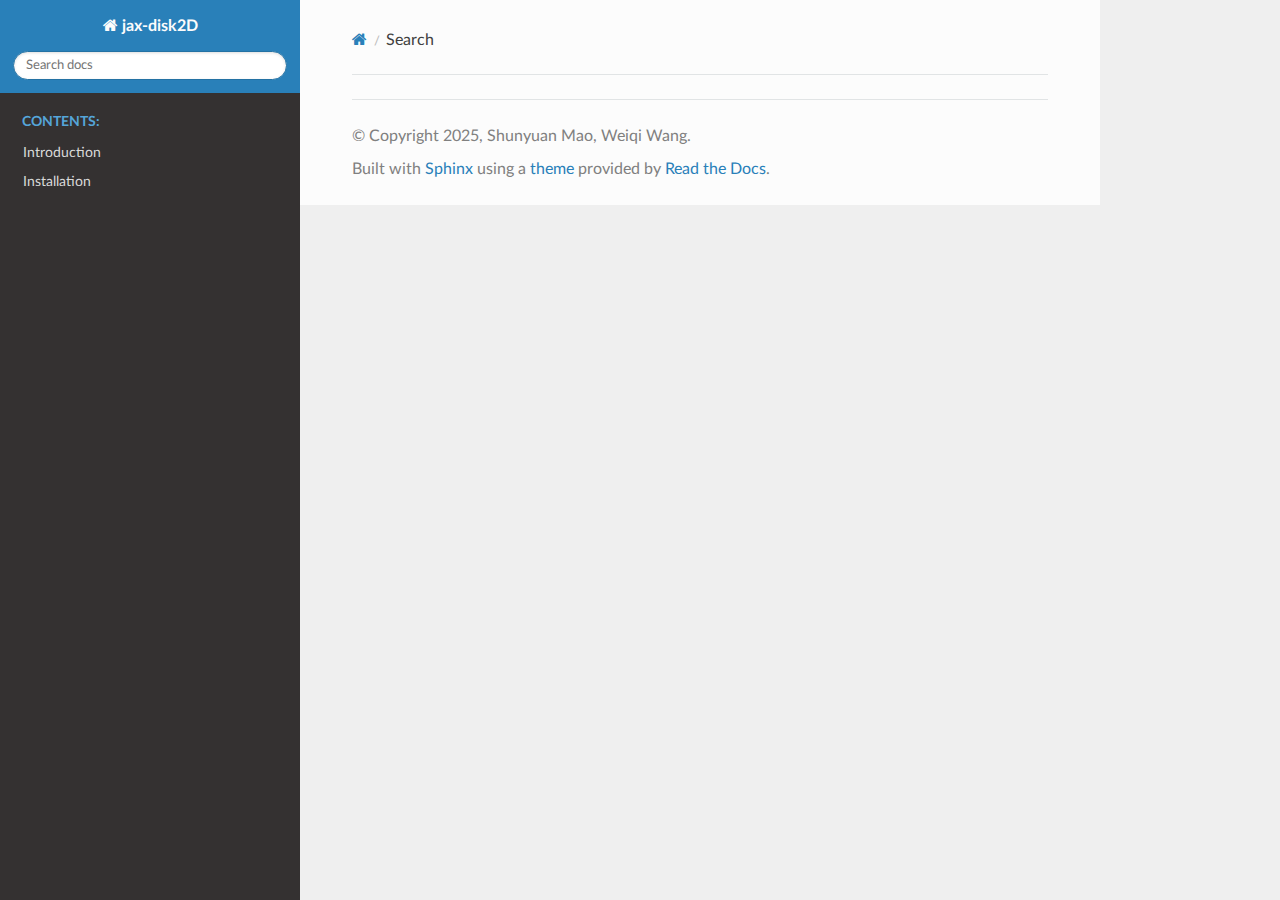
<file: search.html>
<!DOCTYPE html>
<html class="writer-html5" lang="en" data-content_root="./">
<head>
  <meta charset="utf-8" />
  <meta name="viewport" content="width=device-width, initial-scale=1.0" />
  <title>Search &mdash; jax-disk2D 0.0.1 documentation</title>
      <link rel="stylesheet" type="text/css" href="_static/pygments.css?v=b86133f3" />
      <link rel="stylesheet" type="text/css" href="_static/css/theme.css?v=e59714d7" />

  
    
      <script src="_static/jquery.js?v=5d32c60e"></script>
      <script src="_static/_sphinx_javascript_frameworks_compat.js?v=2cd50e6c"></script>
      <script src="_static/documentation_options.js?v=d45e8c67"></script>
      <script src="_static/doctools.js?v=9bcbadda"></script>
      <script src="_static/sphinx_highlight.js?v=dc90522c"></script>
    <script src="_static/js/theme.js"></script>
    <script src="_static/searchtools.js"></script>
    <script src="_static/language_data.js"></script>
    <link rel="index" title="Index" href="genindex.html" />
    <link rel="search" title="Search" href="#" /> 
</head>

<body class="wy-body-for-nav"> 
  <div class="wy-grid-for-nav">
    <nav data-toggle="wy-nav-shift" class="wy-nav-side">
      <div class="wy-side-scroll">
        <div class="wy-side-nav-search"  style="background: #2980B9" >

          
          
          <a href="index.html" class="icon icon-home">
            jax-disk2D
          </a>
<div role="search">
  <form id="rtd-search-form" class="wy-form" action="#" method="get">
    <input type="text" name="q" placeholder="Search docs" aria-label="Search docs" />
    <input type="hidden" name="check_keywords" value="yes" />
    <input type="hidden" name="area" value="default" />
  </form>
</div>
        </div><div class="wy-menu wy-menu-vertical" data-spy="affix" role="navigation" aria-label="Navigation menu">
              <p class="caption" role="heading"><span class="caption-text">Contents:</span></p>
<ul>
<li class="toctree-l1"><a class="reference internal" href="introduction.html">Introduction</a></li>
<li class="toctree-l1"><a class="reference internal" href="installation.html">Installation</a></li>
</ul>

        </div>
      </div>
    </nav>

    <section data-toggle="wy-nav-shift" class="wy-nav-content-wrap"><nav class="wy-nav-top" aria-label="Mobile navigation menu"  style="background: #2980B9" >
          <i data-toggle="wy-nav-top" class="fa fa-bars"></i>
          <a href="index.html">jax-disk2D</a>
      </nav>

      <div class="wy-nav-content">
        <div class="rst-content">
          <div role="navigation" aria-label="Page navigation">
  <ul class="wy-breadcrumbs">
      <li><a href="index.html" class="icon icon-home" aria-label="Home"></a></li>
      <li class="breadcrumb-item active">Search</li>
      <li class="wy-breadcrumbs-aside">
      </li>
  </ul>
  <hr/>
</div>
          <div role="main" class="document" itemscope="itemscope" itemtype="http://schema.org/Article">
           <div itemprop="articleBody">
             
  <noscript>
  <div id="fallback" class="admonition warning">
    <p class="last">
      Please activate JavaScript to enable the search functionality.
    </p>
  </div>
  </noscript>

  
  <div id="search-results">
  
  </div>

           </div>
          </div>
          <footer>

  <hr/>

  <div role="contentinfo">
    <p>&#169; Copyright 2025, Shunyuan Mao, Weiqi Wang.</p>
  </div>

  Built with <a href="https://www.sphinx-doc.org/">Sphinx</a> using a
    <a href="https://github.com/readthedocs/sphinx_rtd_theme">theme</a>
    provided by <a href="https://readthedocs.org">Read the Docs</a>.
   

</footer>
        </div>
      </div>
    </section>
  </div>
  <script>
      jQuery(function () {
          SphinxRtdTheme.Navigation.enable(true);
      });
  </script>
  <script>
    jQuery(function() { Search.loadIndex("searchindex.js"); });
  </script>
  
  <script id="searchindexloader"></script>
   


</body>
</html>
</file>
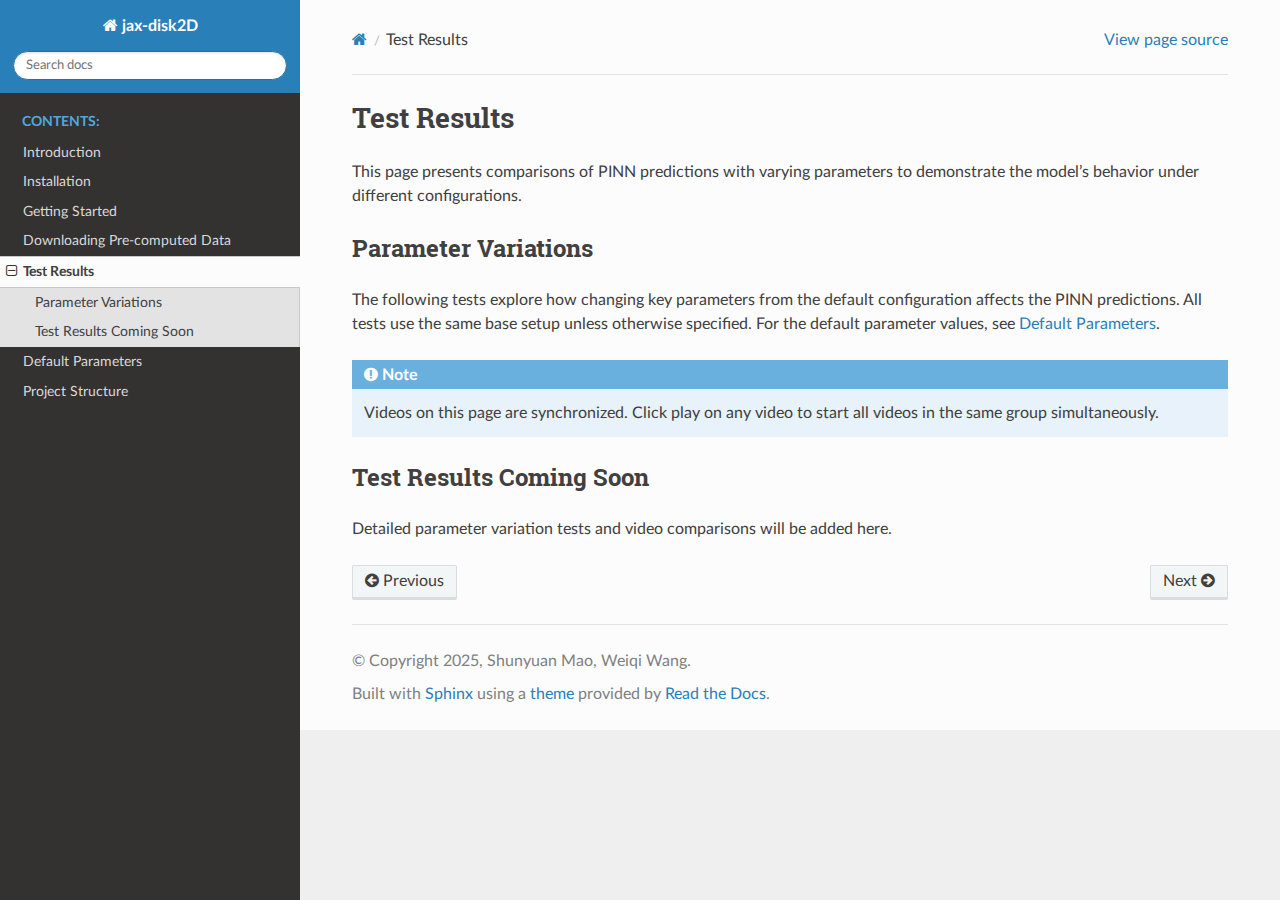
<file: test_results.html>
<!DOCTYPE html>
<html class="writer-html5" lang="en" data-content_root="./">
<head>
  <meta charset="utf-8" /><meta name="viewport" content="width=device-width, initial-scale=1" />

  <meta name="viewport" content="width=device-width, initial-scale=1.0" />
  <title>Test Results &mdash; jax-disk2D 0.0.1 documentation</title>
      <link rel="stylesheet" type="text/css" href="_static/pygments.css?v=b86133f3" />
      <link rel="stylesheet" type="text/css" href="_static/css/theme.css?v=e59714d7" />
      <link rel="stylesheet" type="text/css" href="_static/sync_videos.css?v=2293ad74" />

  
      <script src="_static/jquery.js?v=5d32c60e"></script>
      <script src="_static/_sphinx_javascript_frameworks_compat.js?v=2cd50e6c"></script>
      <script src="_static/documentation_options.js?v=d45e8c67"></script>
      <script src="_static/doctools.js?v=9bcbadda"></script>
      <script src="_static/sphinx_highlight.js?v=dc90522c"></script>
      <script src="_static/sync_videos.js?v=71b0c0f2"></script>
    <script src="_static/js/theme.js"></script>
    <link rel="index" title="Index" href="genindex.html" />
    <link rel="search" title="Search" href="search.html" />
    <link rel="next" title="Default Parameters" href="default_parameters.html" />
    <link rel="prev" title="Downloading Pre-computed Data" href="huggingface.html" /> 
</head>

<body class="wy-body-for-nav"> 
  <div class="wy-grid-for-nav">
    <nav data-toggle="wy-nav-shift" class="wy-nav-side">
      <div class="wy-side-scroll">
        <div class="wy-side-nav-search"  style="background: #2980B9" >

          
          
          <a href="index.html" class="icon icon-home">
            jax-disk2D
          </a>
<div role="search">
  <form id="rtd-search-form" class="wy-form" action="search.html" method="get">
    <input type="text" name="q" placeholder="Search docs" aria-label="Search docs" />
    <input type="hidden" name="check_keywords" value="yes" />
    <input type="hidden" name="area" value="default" />
  </form>
</div>
        </div><div class="wy-menu wy-menu-vertical" data-spy="affix" role="navigation" aria-label="Navigation menu">
              <p class="caption" role="heading"><span class="caption-text">Contents:</span></p>
<ul class="current">
<li class="toctree-l1"><a class="reference internal" href="introduction.html">Introduction</a></li>
<li class="toctree-l1"><a class="reference internal" href="installation.html">Installation</a></li>
<li class="toctree-l1"><a class="reference internal" href="getting_started.html">Getting Started</a></li>
<li class="toctree-l1"><a class="reference internal" href="huggingface.html">Downloading Pre-computed Data</a></li>
<li class="toctree-l1 current"><a class="current reference internal" href="#">Test Results</a><ul>
<li class="toctree-l2"><a class="reference internal" href="#parameter-variations">Parameter Variations</a></li>
<li class="toctree-l2"><a class="reference internal" href="#test-results-coming-soon">Test Results Coming Soon</a></li>
</ul>
</li>
<li class="toctree-l1"><a class="reference internal" href="default_parameters.html">Default Parameters</a></li>
<li class="toctree-l1"><a class="reference internal" href="project_structure.html">Project Structure</a></li>
</ul>

        </div>
      </div>
    </nav>

    <section data-toggle="wy-nav-shift" class="wy-nav-content-wrap"><nav class="wy-nav-top" aria-label="Mobile navigation menu"  style="background: #2980B9" >
          <i data-toggle="wy-nav-top" class="fa fa-bars"></i>
          <a href="index.html">jax-disk2D</a>
      </nav>

      <div class="wy-nav-content">
        <div class="rst-content">
          <div role="navigation" aria-label="Page navigation">
  <ul class="wy-breadcrumbs">
      <li><a href="index.html" class="icon icon-home" aria-label="Home"></a></li>
      <li class="breadcrumb-item active">Test Results</li>
      <li class="wy-breadcrumbs-aside">
            <a href="_sources/test_results.rst.txt" rel="nofollow"> View page source</a>
      </li>
  </ul>
  <hr/>
</div>
          <div role="main" class="document" itemscope="itemscope" itemtype="http://schema.org/Article">
           <div itemprop="articleBody">
             
  <section id="test-results">
<h1>Test Results<a class="headerlink" href="#test-results" title="Link to this heading"></a></h1>
<p>This page presents comparisons of PINN predictions with varying parameters to demonstrate the model’s behavior under different configurations.</p>
<section id="parameter-variations">
<h2>Parameter Variations<a class="headerlink" href="#parameter-variations" title="Link to this heading"></a></h2>
<p>The following tests explore how changing key parameters from the default configuration affects the PINN predictions. All tests use the same base setup unless otherwise specified. For the default parameter values, see <a class="reference internal" href="default_parameters.html"><span class="doc">Default Parameters</span></a>.</p>
<div class="admonition note">
<p class="admonition-title">Note</p>
<p>Videos on this page are synchronized. Click play on any video to start all videos in the same group simultaneously.</p>
</div>
</section>
<section id="test-results-coming-soon">
<h2>Test Results Coming Soon<a class="headerlink" href="#test-results-coming-soon" title="Link to this heading"></a></h2>
<p>Detailed parameter variation tests and video comparisons will be added here.</p>
</section>
</section>


           </div>
          </div>
          <footer><div class="rst-footer-buttons" role="navigation" aria-label="Footer">
        <a href="huggingface.html" class="btn btn-neutral float-left" title="Downloading Pre-computed Data" accesskey="p" rel="prev"><span class="fa fa-arrow-circle-left" aria-hidden="true"></span> Previous</a>
        <a href="default_parameters.html" class="btn btn-neutral float-right" title="Default Parameters" accesskey="n" rel="next">Next <span class="fa fa-arrow-circle-right" aria-hidden="true"></span></a>
    </div>

  <hr/>

  <div role="contentinfo">
    <p>&#169; Copyright 2025, Shunyuan Mao, Weiqi Wang.</p>
  </div>

  Built with <a href="https://www.sphinx-doc.org/">Sphinx</a> using a
    <a href="https://github.com/readthedocs/sphinx_rtd_theme">theme</a>
    provided by <a href="https://readthedocs.org">Read the Docs</a>.
   

</footer>
        </div>
      </div>
    </section>
  </div>
  <script>
      jQuery(function () {
          SphinxRtdTheme.Navigation.enable(true);
      });
  </script> 

</body>
</html>
</file>
<file: _static/pygments.css>
pre { line-height: 125%; }
td.linenos .normal { color: inherit; background-color: transparent; padding-left: 5px; padding-right: 5px; }
span.linenos { color: inherit; background-color: transparent; padding-left: 5px; padding-right: 5px; }
td.linenos .special { color: #000000; background-color: #ffffc0; padding-left: 5px; padding-right: 5px; }
span.linenos.special { color: #000000; background-color: #ffffc0; padding-left: 5px; padding-right: 5px; }
.highlight .hll { background-color: #ffffcc }
.highlight { background: #f8f8f8; }
.highlight .c { color: #3D7B7B; font-style: italic } /* Comment */
.highlight .err { border: 1px solid #F00 } /* Error */
.highlight .k { color: #008000; font-weight: bold } /* Keyword */
.highlight .o { color: #666 } /* Operator */
.highlight .ch { color: #3D7B7B; font-style: italic } /* Comment.Hashbang */
.highlight .cm { color: #3D7B7B; font-style: italic } /* Comment.Multiline */
.highlight .cp { color: #9C6500 } /* Comment.Preproc */
.highlight .cpf { color: #3D7B7B; font-style: italic } /* Comment.PreprocFile */
.highlight .c1 { color: #3D7B7B; font-style: italic } /* Comment.Single */
.highlight .cs { color: #3D7B7B; font-style: italic } /* Comment.Special */
.highlight .gd { color: #A00000 } /* Generic.Deleted */
.highlight .ge { font-style: italic } /* Generic.Emph */
.highlight .ges { font-weight: bold; font-style: italic } /* Generic.EmphStrong */
.highlight .gr { color: #E40000 } /* Generic.Error */
.highlight .gh { color: #000080; font-weight: bold } /* Generic.Heading */
.highlight .gi { color: #008400 } /* Generic.Inserted */
.highlight .go { color: #717171 } /* Generic.Output */
.highlight .gp { color: #000080; font-weight: bold } /* Generic.Prompt */
.highlight .gs { font-weight: bold } /* Generic.Strong */
.highlight .gu { color: #800080; font-weight: bold } /* Generic.Subheading */
.highlight .gt { color: #04D } /* Generic.Traceback */
.highlight .kc { color: #008000; font-weight: bold } /* Keyword.Constant */
.highlight .kd { color: #008000; font-weight: bold } /* Keyword.Declaration */
.highlight .kn { color: #008000; font-weight: bold } /* Keyword.Namespace */
.highlight .kp { color: #008000 } /* Keyword.Pseudo */
.highlight .kr { color: #008000; font-weight: bold } /* Keyword.Reserved */
.highlight .kt { color: #B00040 } /* Keyword.Type */
.highlight .m { color: #666 } /* Literal.Number */
.highlight .s { color: #BA2121 } /* Literal.String */
.highlight .na { color: #687822 } /* Name.Attribute */
.highlight .nb { color: #008000 } /* Name.Builtin */
.highlight .nc { color: #00F; font-weight: bold } /* Name.Class */
.highlight .no { color: #800 } /* Name.Constant */
.highlight .nd { color: #A2F } /* Name.Decorator */
.highlight .ni { color: #717171; font-weight: bold } /* Name.Entity */
.highlight .ne { color: #CB3F38; font-weight: bold } /* Name.Exception */
.highlight .nf { color: #00F } /* Name.Function */
.highlight .nl { color: #767600 } /* Name.Label */
.highlight .nn { color: #00F; font-weight: bold } /* Name.Namespace */
.highlight .nt { color: #008000; font-weight: bold } /* Name.Tag */
.highlight .nv { color: #19177C } /* Name.Variable */
.highlight .ow { color: #A2F; font-weight: bold } /* Operator.Word */
.highlight .w { color: #BBB } /* Text.Whitespace */
.highlight .mb { color: #666 } /* Literal.Number.Bin */
.highlight .mf { color: #666 } /* Literal.Number.Float */
.highlight .mh { color: #666 } /* Literal.Number.Hex */
.highlight .mi { color: #666 } /* Literal.Number.Integer */
.highlight .mo { color: #666 } /* Literal.Number.Oct */
.highlight .sa { color: #BA2121 } /* Literal.String.Affix */
.highlight .sb { color: #BA2121 } /* Literal.String.Backtick */
.highlight .sc { color: #BA2121 } /* Literal.String.Char */
.highlight .dl { color: #BA2121 } /* Literal.String.Delimiter */
.highlight .sd { color: #BA2121; font-style: italic } /* Literal.String.Doc */
.highlight .s2 { color: #BA2121 } /* Literal.String.Double */
.highlight .se { color: #AA5D1F; font-weight: bold } /* Literal.String.Escape */
.highlight .sh { color: #BA2121 } /* Literal.String.Heredoc */
.highlight .si { color: #A45A77; font-weight: bold } /* Literal.String.Interpol */
.highlight .sx { color: #008000 } /* Literal.String.Other */
.highlight .sr { color: #A45A77 } /* Literal.String.Regex */
.highlight .s1 { color: #BA2121 } /* Literal.String.Single */
.highlight .ss { color: #19177C } /* Literal.String.Symbol */
.highlight .bp { color: #008000 } /* Name.Builtin.Pseudo */
.highlight .fm { color: #00F } /* Name.Function.Magic */
.highlight .vc { color: #19177C } /* Name.Variable.Class */
.highlight .vg { color: #19177C } /* Name.Variable.Global */
.highlight .vi { color: #19177C } /* Name.Variable.Instance */
.highlight .vm { color: #19177C } /* Name.Variable.Magic */
.highlight .il { color: #666 } /* Literal.Number.Integer.Long */
</file>
<file: _static/css/theme.css>
html{box-sizing:border-box}*,:after,:before{box-sizing:inherit}article,aside,details,figcaption,figure,footer,header,hgroup,nav,section{display:block}audio,canvas,video{display:inline-block;*display:inline;*zoom:1}[hidden],audio:not([controls]){display:none}*{-webkit-box-sizing:border-box;-moz-box-sizing:border-box;box-sizing:border-box}html{font-size:100%;-webkit-text-size-adjust:100%;-ms-text-size-adjust:100%}body{margin:0}a:active,a:hover{outline:0}abbr[title]{border-bottom:1px dotted}b,strong{font-weight:700}blockquote{margin:0}dfn{font-style:italic}ins{background:#ff9;text-decoration:none}ins,mark{color:#000}mark{background:#ff0;font-style:italic;font-weight:700}.rst-content code,.rst-content tt,code,kbd,pre,samp{font-family:monospace,serif;_font-family:courier new,monospace;font-size:1em}pre{white-space:pre}q{quotes:none}q:after,q:before{content:"";content:none}small{font-size:85%}sub,sup{font-size:75%;line-height:0;position:relative;vertical-align:baseline}sup{top:-.5em}sub{bottom:-.25em}dl,ol,ul{margin:0;padding:0;list-style:none;list-style-image:none}li{list-style:none}dd{margin:0}img{border:0;-ms-interpolation-mode:bicubic;vertical-align:middle;max-width:100%}svg:not(:root){overflow:hidden}figure,form{margin:0}label{cursor:pointer}button,input,select,textarea{font-size:100%;margin:0;vertical-align:baseline;*vertical-align:middle}button,input{line-height:normal}button,input[type=button],input[type=reset],input[type=submit]{cursor:pointer;-webkit-appearance:button;*overflow:visible}button[disabled],input[disabled]{cursor:default}input[type=search]{-webkit-appearance:textfield;-moz-box-sizing:content-box;-webkit-box-sizing:content-box;box-sizing:content-box}textarea{resize:vertical}table{border-collapse:collapse;border-spacing:0}td{vertical-align:top}.chromeframe{margin:.2em 0;background:#ccc;color:#000;padding:.2em 0}.ir{display:block;border:0;text-indent:-999em;overflow:hidden;background-color:transparent;background-repeat:no-repeat;text-align:left;direction:ltr;*line-height:0}.ir br{display:none}.hidden{display:none!important;visibility:hidden}.visuallyhidden{border:0;clip:rect(0 0 0 0);height:1px;margin:-1px;overflow:hidden;padding:0;position:absolute;width:1px}.visuallyhidden.focusable:active,.visuallyhidden.focusable:focus{clip:auto;height:auto;margin:0;overflow:visible;position:static;width:auto}.invisible{visibility:hidden}.relative{position:relative}big,small{font-size:100%}@media print{body,html,section{background:none!important}*{box-shadow:none!important;text-shadow:none!important;filter:none!important;-ms-filter:none!important}a,a:visited{text-decoration:underline}.ir a:after,a[href^="#"]:after,a[href^="javascript:"]:after{content:""}blockquote,pre{page-break-inside:avoid}thead{display:table-header-group}img,tr{page-break-inside:avoid}img{max-width:100%!important}@page{margin:.5cm}.rst-content .toctree-wrapper>p.caption,h2,h3,p{orphans:3;widows:3}.rst-content .toctree-wrapper>p.caption,h2,h3{page-break-after:avoid}}.btn,.fa:before,.icon:before,.rst-content .admonition,.rst-content .admonition-title:before,.rst-content .admonition-todo,.rst-content .attention,.rst-content .caution,.rst-content .code-block-caption .headerlink:before,.rst-content .danger,.rst-content .eqno .headerlink:before,.rst-content .error,.rst-content .hint,.rst-content .important,.rst-content .note,.rst-content .seealso,.rst-content .tip,.rst-content .warning,.rst-content code.download span:first-child:before,.rst-content dl dt .headerlink:before,.rst-content h1 .headerlink:before,.rst-content h2 .headerlink:before,.rst-content h3 .headerlink:before,.rst-content h4 .headerlink:before,.rst-content h5 .headerlink:before,.rst-content h6 .headerlink:before,.rst-content p.caption .headerlink:before,.rst-content p .headerlink:before,.rst-content table>caption .headerlink:before,.rst-content tt.download span:first-child:before,.wy-alert,.wy-dropdown .caret:before,.wy-inline-validate.wy-inline-validate-danger .wy-input-context:before,.wy-inline-validate.wy-inline-validate-info .wy-input-context:before,.wy-inline-validate.wy-inline-validate-success .wy-input-context:before,.wy-inline-validate.wy-inline-validate-warning .wy-input-context:before,.wy-menu-vertical li.current>a button.toctree-expand:before,.wy-menu-vertical li.on a button.toctree-expand:before,.wy-menu-vertical li button.toctree-expand:before,input[type=color],input[type=date],input[type=datetime-local],input[type=datetime],input[type=email],input[type=month],input[type=number],input[type=password],input[type=search],input[type=tel],input[type=text],input[type=time],input[type=url],input[type=week],select,textarea{-webkit-font-smoothing:antialiased}.clearfix{*zoom:1}.clearfix:after,.clearfix:before{display:table;content:""}.clearfix:after{clear:both}/*!
 *  Font Awesome 4.7.0 by @davegandy - http://fontawesome.io - @fontawesome
 *  License - http://fontawesome.io/license (Font: SIL OFL 1.1, CSS: MIT License)
 */@font-face{font-family:FontAwesome;src:url(fonts/fontawesome-webfont.eot?674f50d287a8c48dc19ba404d20fe713);src:url(fonts/fontawesome-webfont.eot?674f50d287a8c48dc19ba404d20fe713?#iefix&v=4.7.0) format("embedded-opentype"),url(fonts/fontawesome-webfont.woff2?af7ae505a9eed503f8b8e6982036873e) format("woff2"),url(fonts/fontawesome-webfont.woff?fee66e712a8a08eef5805a46892932ad) format("woff"),url(fonts/fontawesome-webfont.ttf?b06871f281fee6b241d60582ae9369b9) format("truetype"),url(fonts/fontawesome-webfont.svg?912ec66d7572ff821749319396470bde#fontawesomeregular) format("svg");font-weight:400;font-style:normal}.fa,.icon,.rst-content .admonition-title,.rst-content .code-block-caption .headerlink,.rst-content .eqno .headerlink,.rst-content code.download span:first-child,.rst-content dl dt .headerlink,.rst-content h1 .headerlink,.rst-content h2 .headerlink,.rst-content h3 .headerlink,.rst-content h4 .headerlink,.rst-content h5 .headerlink,.rst-content h6 .headerlink,.rst-content p.caption .headerlink,.rst-content p .headerlink,.rst-content table>caption .headerlink,.rst-content tt.download span:first-child,.wy-menu-vertical li.current>a button.toctree-expand,.wy-menu-vertical li.on a button.toctree-expand,.wy-menu-vertical li button.toctree-expand{display:inline-block;font:normal normal normal 14px/1 FontAwesome;font-size:inherit;text-rendering:auto;-webkit-font-smoothing:antialiased;-moz-osx-font-smoothing:grayscale}.fa-lg{font-size:1.33333em;line-height:.75em;vertical-align:-15%}.fa-2x{font-size:2em}.fa-3x{font-size:3em}.fa-4x{font-size:4em}.fa-5x{font-size:5em}.fa-fw{width:1.28571em;text-align:center}.fa-ul{padding-left:0;margin-left:2.14286em;list-style-type:none}.fa-ul>li{position:relative}.fa-li{position:absolute;left:-2.14286em;width:2.14286em;top:.14286em;text-align:center}.fa-li.fa-lg{left:-1.85714em}.fa-border{padding:.2em .25em .15em;border:.08em solid #eee;border-radius:.1em}.fa-pull-left{float:left}.fa-pull-right{float:right}.fa-pull-left.icon,.fa.fa-pull-left,.rst-content .code-block-caption .fa-pull-left.headerlink,.rst-content .eqno .fa-pull-left.headerlink,.rst-content .fa-pull-left.admonition-title,.rst-content code.download span.fa-pull-left:first-child,.rst-content dl dt .fa-pull-left.headerlink,.rst-content h1 .fa-pull-left.headerlink,.rst-content h2 .fa-pull-left.headerlink,.rst-content h3 .fa-pull-left.headerlink,.rst-content h4 .fa-pull-left.headerlink,.rst-content h5 .fa-pull-left.headerlink,.rst-content h6 .fa-pull-left.headerlink,.rst-content p .fa-pull-left.headerlink,.rst-content table>caption .fa-pull-left.headerlink,.rst-content tt.download span.fa-pull-left:first-child,.wy-menu-vertical li.current>a button.fa-pull-left.toctree-expand,.wy-menu-vertical li.on a button.fa-pull-left.toctree-expand,.wy-menu-vertical li button.fa-pull-left.toctree-expand{margin-right:.3em}.fa-pull-right.icon,.fa.fa-pull-right,.rst-content .code-block-caption .fa-pull-right.headerlink,.rst-content .eqno .fa-pull-right.headerlink,.rst-content .fa-pull-right.admonition-title,.rst-content code.download span.fa-pull-right:first-child,.rst-content dl dt .fa-pull-right.headerlink,.rst-content h1 .fa-pull-right.headerlink,.rst-content h2 .fa-pull-right.headerlink,.rst-content h3 .fa-pull-right.headerlink,.rst-content h4 .fa-pull-right.headerlink,.rst-content h5 .fa-pull-right.headerlink,.rst-content h6 .fa-pull-right.headerlink,.rst-content p .fa-pull-right.headerlink,.rst-content table>caption .fa-pull-right.headerlink,.rst-content tt.download span.fa-pull-right:first-child,.wy-menu-vertical li.current>a button.fa-pull-right.toctree-expand,.wy-menu-vertical li.on a button.fa-pull-right.toctree-expand,.wy-menu-vertical li button.fa-pull-right.toctree-expand{margin-left:.3em}.pull-right{float:right}.pull-left{float:left}.fa.pull-left,.pull-left.icon,.rst-content .code-block-caption .pull-left.headerlink,.rst-content .eqno .pull-left.headerlink,.rst-content .pull-left.admonition-title,.rst-content code.download span.pull-left:first-child,.rst-content dl dt .pull-left.headerlink,.rst-content h1 .pull-left.headerlink,.rst-content h2 .pull-left.headerlink,.rst-content h3 .pull-left.headerlink,.rst-content h4 .pull-left.headerlink,.rst-content h5 .pull-left.headerlink,.rst-content h6 .pull-left.headerlink,.rst-content p .pull-left.headerlink,.rst-content table>caption .pull-left.headerlink,.rst-content tt.download span.pull-left:first-child,.wy-menu-vertical li.current>a button.pull-left.toctree-expand,.wy-menu-vertical li.on a button.pull-left.toctree-expand,.wy-menu-vertical li button.pull-left.toctree-expand{margin-right:.3em}.fa.pull-right,.pull-right.icon,.rst-content .code-block-caption .pull-right.headerlink,.rst-content .eqno .pull-right.headerlink,.rst-content .pull-right.admonition-title,.rst-content code.download span.pull-right:first-child,.rst-content dl dt .pull-right.headerlink,.rst-content h1 .pull-right.headerlink,.rst-content h2 .pull-right.headerlink,.rst-content h3 .pull-right.headerlink,.rst-content h4 .pull-right.headerlink,.rst-content h5 .pull-right.headerlink,.rst-content h6 .pull-right.headerlink,.rst-content p .pull-right.headerlink,.rst-content table>caption .pull-right.headerlink,.rst-content tt.download span.pull-right:first-child,.wy-menu-vertical li.current>a button.pull-right.toctree-expand,.wy-menu-vertical li.on a button.pull-right.toctree-expand,.wy-menu-vertical li button.pull-right.toctree-expand{margin-left:.3em}.fa-spin{-webkit-animation:fa-spin 2s linear infinite;animation:fa-spin 2s linear infinite}.fa-pulse{-webkit-animation:fa-spin 1s steps(8) infinite;animation:fa-spin 1s steps(8) infinite}@-webkit-keyframes fa-spin{0%{-webkit-transform:rotate(0deg);transform:rotate(0deg)}to{-webkit-transform:rotate(359deg);transform:rotate(359deg)}}@keyframes fa-spin{0%{-webkit-transform:rotate(0deg);transform:rotate(0deg)}to{-webkit-transform:rotate(359deg);transform:rotate(359deg)}}.fa-rotate-90{-ms-filter:"progid:DXImageTransform.Microsoft.BasicImage(rotation=1)";-webkit-transform:rotate(90deg);-ms-transform:rotate(90deg);transform:rotate(90deg)}.fa-rotate-180{-ms-filter:"progid:DXImageTransform.Microsoft.BasicImage(rotation=2)";-webkit-transform:rotate(180deg);-ms-transform:rotate(180deg);transform:rotate(180deg)}.fa-rotate-270{-ms-filter:"progid:DXImageTransform.Microsoft.BasicImage(rotation=3)";-webkit-transform:rotate(270deg);-ms-transform:rotate(270deg);transform:rotate(270deg)}.fa-flip-horizontal{-ms-filter:"progid:DXImageTransform.Microsoft.BasicImage(rotation=0, mirror=1)";-webkit-transform:scaleX(-1);-ms-transform:scaleX(-1);transform:scaleX(-1)}.fa-flip-vertical{-ms-filter:"progid:DXImageTransform.Microsoft.BasicImage(rotation=2, mirror=1)";-webkit-transform:scaleY(-1);-ms-transform:scaleY(-1);transform:scaleY(-1)}:root .fa-flip-horizontal,:root .fa-flip-vertical,:root .fa-rotate-90,:root .fa-rotate-180,:root .fa-rotate-270{filter:none}.fa-stack{position:relative;display:inline-block;width:2em;height:2em;line-height:2em;vertical-align:middle}.fa-stack-1x,.fa-stack-2x{position:absolute;left:0;width:100%;text-align:center}.fa-stack-1x{line-height:inherit}.fa-stack-2x{font-size:2em}.fa-inverse{color:#fff}.fa-glass:before{content:""}.fa-music:before{content:""}.fa-search:before,.icon-search:before{content:""}.fa-envelope-o:before{content:""}.fa-heart:before{content:""}.fa-star:before{content:""}.fa-star-o:before{content:""}.fa-user:before{content:""}.fa-film:before{content:""}.fa-th-large:before{content:""}.fa-th:before{content:""}.fa-th-list:before{content:""}.fa-check:before{content:""}.fa-close:before,.fa-remove:before,.fa-times:before{content:""}.fa-search-plus:before{content:""}.fa-search-minus:before{content:""}.fa-power-off:before{content:""}.fa-signal:before{content:""}.fa-cog:before,.fa-gear:before{content:""}.fa-trash-o:before{content:""}.fa-home:before,.icon-home:before{content:""}.fa-file-o:before{content:""}.fa-clock-o:before{content:""}.fa-road:before{content:""}.fa-download:before,.rst-content code.download span:first-child:before,.rst-content tt.download span:first-child:before{content:""}.fa-arrow-circle-o-down:before{content:""}.fa-arrow-circle-o-up:before{content:""}.fa-inbox:before{content:""}.fa-play-circle-o:before{content:""}.fa-repeat:before,.fa-rotate-right:before{content:""}.fa-refresh:before{content:""}.fa-list-alt:before{content:""}.fa-lock:before{content:""}.fa-flag:before{content:""}.fa-headphones:before{content:""}.fa-volume-off:before{content:""}.fa-volume-down:before{content:""}.fa-volume-up:before{content:""}.fa-qrcode:before{content:""}.fa-barcode:before{content:""}.fa-tag:before{content:""}.fa-tags:before{content:""}.fa-book:before,.icon-book:before{content:""}.fa-bookmark:before{content:""}.fa-print:before{content:""}.fa-camera:before{content:""}.fa-font:before{content:""}.fa-bold:before{content:""}.fa-italic:before{content:""}.fa-text-height:before{content:""}.fa-text-width:before{content:""}.fa-align-left:before{content:""}.fa-align-center:before{content:""}.fa-align-right:before{content:""}.fa-align-justify:before{content:""}.fa-list:before{content:""}.fa-dedent:before,.fa-outdent:before{content:""}.fa-indent:before{content:""}.fa-video-camera:before{content:""}.fa-image:before,.fa-photo:before,.fa-picture-o:before{content:""}.fa-pencil:before{content:""}.fa-map-marker:before{content:""}.fa-adjust:before{content:""}.fa-tint:before{content:""}.fa-edit:before,.fa-pencil-square-o:before{content:""}.fa-share-square-o:before{content:""}.fa-check-square-o:before{content:""}.fa-arrows:before{content:""}.fa-step-backward:before{content:""}.fa-fast-backward:before{content:""}.fa-backward:before{content:""}.fa-play:before{content:""}.fa-pause:before{content:""}.fa-stop:before{content:""}.fa-forward:before{content:""}.fa-fast-forward:before{content:""}.fa-step-forward:before{content:""}.fa-eject:before{content:""}.fa-chevron-left:before{content:""}.fa-chevron-right:before{content:""}.fa-plus-circle:before{content:""}.fa-minus-circle:before{content:""}.fa-times-circle:before,.wy-inline-validate.wy-inline-validate-danger .wy-input-context:before{content:""}.fa-check-circle:before,.wy-inline-validate.wy-inline-validate-success .wy-input-context:before{content:""}.fa-question-circle:before{content:""}.fa-info-circle:before{content:""}.fa-crosshairs:before{content:""}.fa-times-circle-o:before{content:""}.fa-check-circle-o:before{content:""}.fa-ban:before{content:""}.fa-arrow-left:before{content:""}.fa-arrow-right:before{content:""}.fa-arrow-up:before{content:""}.fa-arrow-down:before{content:""}.fa-mail-forward:before,.fa-share:before{content:""}.fa-expand:before{content:""}.fa-compress:before{content:""}.fa-plus:before{content:""}.fa-minus:before{content:""}.fa-asterisk:before{content:""}.fa-exclamation-circle:before,.rst-content .admonition-title:before,.wy-inline-validate.wy-inline-validate-info .wy-input-context:before,.wy-inline-validate.wy-inline-validate-warning .wy-input-context:before{content:""}.fa-gift:before{content:""}.fa-leaf:before{content:""}.fa-fire:before,.icon-fire:before{content:""}.fa-eye:before{content:""}.fa-eye-slash:before{content:""}.fa-exclamation-triangle:before,.fa-warning:before{content:""}.fa-plane:before{content:""}.fa-calendar:before{content:""}.fa-random:before{content:""}.fa-comment:before{content:""}.fa-magnet:before{content:""}.fa-chevron-up:before{content:""}.fa-chevron-down:before{content:""}.fa-retweet:before{content:""}.fa-shopping-cart:before{content:""}.fa-folder:before{content:""}.fa-folder-open:before{content:""}.fa-arrows-v:before{content:""}.fa-arrows-h:before{content:""}.fa-bar-chart-o:before,.fa-bar-chart:before{content:""}.fa-twitter-square:before{content:""}.fa-facebook-square:before{content:""}.fa-camera-retro:before{content:""}.fa-key:before{content:""}.fa-cogs:before,.fa-gears:before{content:""}.fa-comments:before{content:""}.fa-thumbs-o-up:before{content:""}.fa-thumbs-o-down:before{content:""}.fa-star-half:before{content:""}.fa-heart-o:before{content:""}.fa-sign-out:before{content:""}.fa-linkedin-square:before{content:""}.fa-thumb-tack:before{content:""}.fa-external-link:before{content:""}.fa-sign-in:before{content:""}.fa-trophy:before{content:""}.fa-github-square:before{content:""}.fa-upload:before{content:""}.fa-lemon-o:before{content:""}.fa-phone:before{content:""}.fa-square-o:before{content:""}.fa-bookmark-o:before{content:""}.fa-phone-square:before{content:""}.fa-twitter:before{content:""}.fa-facebook-f:before,.fa-facebook:before{content:""}.fa-github:before,.icon-github:before{content:""}.fa-unlock:before{content:""}.fa-credit-card:before{content:""}.fa-feed:before,.fa-rss:before{content:""}.fa-hdd-o:before{content:""}.fa-bullhorn:before{content:""}.fa-bell:before{content:""}.fa-certificate:before{content:""}.fa-hand-o-right:before{content:""}.fa-hand-o-left:before{content:""}.fa-hand-o-up:before{content:""}.fa-hand-o-down:before{content:""}.fa-arrow-circle-left:before,.icon-circle-arrow-left:before{content:""}.fa-arrow-circle-right:before,.icon-circle-arrow-right:before{content:""}.fa-arrow-circle-up:before{content:""}.fa-arrow-circle-down:before{content:""}.fa-globe:before{content:""}.fa-wrench:before{content:""}.fa-tasks:before{content:""}.fa-filter:before{content:""}.fa-briefcase:before{content:""}.fa-arrows-alt:before{content:""}.fa-group:before,.fa-users:before{content:""}.fa-chain:before,.fa-link:before,.icon-link:before{content:""}.fa-cloud:before{content:""}.fa-flask:before{content:""}.fa-cut:before,.fa-scissors:before{content:""}.fa-copy:before,.fa-files-o:before{content:""}.fa-paperclip:before{content:""}.fa-floppy-o:before,.fa-save:before{content:""}.fa-square:before{content:""}.fa-bars:before,.fa-navicon:before,.fa-reorder:before{content:""}.fa-list-ul:before{content:""}.fa-list-ol:before{content:""}.fa-strikethrough:before{content:""}.fa-underline:before{content:""}.fa-table:before{content:""}.fa-magic:before{content:""}.fa-truck:before{content:""}.fa-pinterest:before{content:""}.fa-pinterest-square:before{content:""}.fa-google-plus-square:before{content:""}.fa-google-plus:before{content:""}.fa-money:before{content:""}.fa-caret-down:before,.icon-caret-down:before,.wy-dropdown .caret:before{content:""}.fa-caret-up:before{content:""}.fa-caret-left:before{content:""}.fa-caret-right:before{content:""}.fa-columns:before{content:""}.fa-sort:before,.fa-unsorted:before{content:""}.fa-sort-desc:before,.fa-sort-down:before{content:""}.fa-sort-asc:before,.fa-sort-up:before{content:""}.fa-envelope:before{content:""}.fa-linkedin:before{content:""}.fa-rotate-left:before,.fa-undo:before{content:""}.fa-gavel:before,.fa-legal:before{content:""}.fa-dashboard:before,.fa-tachometer:before{content:""}.fa-comment-o:before{content:""}.fa-comments-o:before{content:""}.fa-bolt:before,.fa-flash:before{content:""}.fa-sitemap:before{content:""}.fa-umbrella:before{content:""}.fa-clipboard:before,.fa-paste:before{content:""}.fa-lightbulb-o:before{content:""}.fa-exchange:before{content:""}.fa-cloud-download:before{content:""}.fa-cloud-upload:before{content:""}.fa-user-md:before{content:""}.fa-stethoscope:before{content:""}.fa-suitcase:before{content:""}.fa-bell-o:before{content:""}.fa-coffee:before{content:""}.fa-cutlery:before{content:""}.fa-file-text-o:before{content:""}.fa-building-o:before{content:""}.fa-hospital-o:before{content:""}.fa-ambulance:before{content:""}.fa-medkit:before{content:""}.fa-fighter-jet:before{content:""}.fa-beer:before{content:""}.fa-h-square:before{content:""}.fa-plus-square:before{content:""}.fa-angle-double-left:before{content:""}.fa-angle-double-right:before{content:""}.fa-angle-double-up:before{content:""}.fa-angle-double-down:before{content:""}.fa-angle-left:before{content:""}.fa-angle-right:before{content:""}.fa-angle-up:before{content:""}.fa-angle-down:before{content:""}.fa-desktop:before{content:""}.fa-laptop:before{content:""}.fa-tablet:before{content:""}.fa-mobile-phone:before,.fa-mobile:before{content:""}.fa-circle-o:before{content:""}.fa-quote-left:before{content:""}.fa-quote-right:before{content:""}.fa-spinner:before{content:""}.fa-circle:before{content:""}.fa-mail-reply:before,.fa-reply:before{content:""}.fa-github-alt:before{content:""}.fa-folder-o:before{content:""}.fa-folder-open-o:before{content:""}.fa-smile-o:before{content:""}.fa-frown-o:before{content:""}.fa-meh-o:before{content:""}.fa-gamepad:before{content:""}.fa-keyboard-o:before{content:""}.fa-flag-o:before{content:""}.fa-flag-checkered:before{content:""}.fa-terminal:before{content:""}.fa-code:before{content:""}.fa-mail-reply-all:before,.fa-reply-all:before{content:""}.fa-star-half-empty:before,.fa-star-half-full:before,.fa-star-half-o:before{content:""}.fa-location-arrow:before{content:""}.fa-crop:before{content:""}.fa-code-fork:before{content:""}.fa-chain-broken:before,.fa-unlink:before{content:""}.fa-question:before{content:""}.fa-info:before{content:""}.fa-exclamation:before{content:""}.fa-superscript:before{content:""}.fa-subscript:before{content:""}.fa-eraser:before{content:""}.fa-puzzle-piece:before{content:""}.fa-microphone:before{content:""}.fa-microphone-slash:before{content:""}.fa-shield:before{content:""}.fa-calendar-o:before{content:""}.fa-fire-extinguisher:before{content:""}.fa-rocket:before{content:""}.fa-maxcdn:before{content:""}.fa-chevron-circle-left:before{content:""}.fa-chevron-circle-right:before{content:""}.fa-chevron-circle-up:before{content:""}.fa-chevron-circle-down:before{content:""}.fa-html5:before{content:""}.fa-css3:before{content:""}.fa-anchor:before{content:""}.fa-unlock-alt:before{content:""}.fa-bullseye:before{content:""}.fa-ellipsis-h:before{content:""}.fa-ellipsis-v:before{content:""}.fa-rss-square:before{content:""}.fa-play-circle:before{content:""}.fa-ticket:before{content:""}.fa-minus-square:before{content:""}.fa-minus-square-o:before,.wy-menu-vertical li.current>a button.toctree-expand:before,.wy-menu-vertical li.on a button.toctree-expand:before{content:""}.fa-level-up:before{content:""}.fa-level-down:before{content:""}.fa-check-square:before{content:""}.fa-pencil-square:before{content:""}.fa-external-link-square:before{content:""}.fa-share-square:before{content:""}.fa-compass:before{content:""}.fa-caret-square-o-down:before,.fa-toggle-down:before{content:""}.fa-caret-square-o-up:before,.fa-toggle-up:before{content:""}.fa-caret-square-o-right:before,.fa-toggle-right:before{content:""}.fa-eur:before,.fa-euro:before{content:""}.fa-gbp:before{content:""}.fa-dollar:before,.fa-usd:before{content:""}.fa-inr:before,.fa-rupee:before{content:""}.fa-cny:before,.fa-jpy:before,.fa-rmb:before,.fa-yen:before{content:""}.fa-rouble:before,.fa-rub:before,.fa-ruble:before{content:""}.fa-krw:before,.fa-won:before{content:""}.fa-bitcoin:before,.fa-btc:before{content:""}.fa-file:before{content:""}.fa-file-text:before{content:""}.fa-sort-alpha-asc:before{content:""}.fa-sort-alpha-desc:before{content:""}.fa-sort-amount-asc:before{content:""}.fa-sort-amount-desc:before{content:""}.fa-sort-numeric-asc:before{content:""}.fa-sort-numeric-desc:before{content:""}.fa-thumbs-up:before{content:""}.fa-thumbs-down:before{content:""}.fa-youtube-square:before{content:""}.fa-youtube:before{content:""}.fa-xing:before{content:""}.fa-xing-square:before{content:""}.fa-youtube-play:before{content:""}.fa-dropbox:before{content:""}.fa-stack-overflow:before{content:""}.fa-instagram:before{content:""}.fa-flickr:before{content:""}.fa-adn:before{content:""}.fa-bitbucket:before,.icon-bitbucket:before{content:""}.fa-bitbucket-square:before{content:""}.fa-tumblr:before{content:""}.fa-tumblr-square:before{content:""}.fa-long-arrow-down:before{content:""}.fa-long-arrow-up:before{content:""}.fa-long-arrow-left:before{content:""}.fa-long-arrow-right:before{content:""}.fa-apple:before{content:""}.fa-windows:before{content:""}.fa-android:before{content:""}.fa-linux:before{content:""}.fa-dribbble:before{content:""}.fa-skype:before{content:""}.fa-foursquare:before{content:""}.fa-trello:before{content:""}.fa-female:before{content:""}.fa-male:before{content:""}.fa-gittip:before,.fa-gratipay:before{content:""}.fa-sun-o:before{content:""}.fa-moon-o:before{content:""}.fa-archive:before{content:""}.fa-bug:before{content:""}.fa-vk:before{content:""}.fa-weibo:before{content:""}.fa-renren:before{content:""}.fa-pagelines:before{content:""}.fa-stack-exchange:before{content:""}.fa-arrow-circle-o-right:before{content:""}.fa-arrow-circle-o-left:before{content:""}.fa-caret-square-o-left:before,.fa-toggle-left:before{content:""}.fa-dot-circle-o:before{content:""}.fa-wheelchair:before{content:""}.fa-vimeo-square:before{content:""}.fa-try:before,.fa-turkish-lira:before{content:""}.fa-plus-square-o:before,.wy-menu-vertical li button.toctree-expand:before{content:""}.fa-space-shuttle:before{content:""}.fa-slack:before{content:""}.fa-envelope-square:before{content:""}.fa-wordpress:before{content:""}.fa-openid:before{content:""}.fa-bank:before,.fa-institution:before,.fa-university:before{content:""}.fa-graduation-cap:before,.fa-mortar-board:before{content:""}.fa-yahoo:before{content:""}.fa-google:before{content:""}.fa-reddit:before{content:""}.fa-reddit-square:before{content:""}.fa-stumbleupon-circle:before{content:""}.fa-stumbleupon:before{content:""}.fa-delicious:before{content:""}.fa-digg:before{content:""}.fa-pied-piper-pp:before{content:""}.fa-pied-piper-alt:before{content:""}.fa-drupal:before{content:""}.fa-joomla:before{content:""}.fa-language:before{content:""}.fa-fax:before{content:""}.fa-building:before{content:""}.fa-child:before{content:""}.fa-paw:before{content:""}.fa-spoon:before{content:""}.fa-cube:before{content:""}.fa-cubes:before{content:""}.fa-behance:before{content:""}.fa-behance-square:before{content:""}.fa-steam:before{content:""}.fa-steam-square:before{content:""}.fa-recycle:before{content:""}.fa-automobile:before,.fa-car:before{content:""}.fa-cab:before,.fa-taxi:before{content:""}.fa-tree:before{content:""}.fa-spotify:before{content:""}.fa-deviantart:before{content:""}.fa-soundcloud:before{content:""}.fa-database:before{content:""}.fa-file-pdf-o:before{content:""}.fa-file-word-o:before{content:""}.fa-file-excel-o:before{content:""}.fa-file-powerpoint-o:before{content:""}.fa-file-image-o:before,.fa-file-photo-o:before,.fa-file-picture-o:before{content:""}.fa-file-archive-o:before,.fa-file-zip-o:before{content:""}.fa-file-audio-o:before,.fa-file-sound-o:before{content:""}.fa-file-movie-o:before,.fa-file-video-o:before{content:""}.fa-file-code-o:before{content:""}.fa-vine:before{content:""}.fa-codepen:before{content:""}.fa-jsfiddle:before{content:""}.fa-life-bouy:before,.fa-life-buoy:before,.fa-life-ring:before,.fa-life-saver:before,.fa-support:before{content:""}.fa-circle-o-notch:before{content:""}.fa-ra:before,.fa-rebel:before,.fa-resistance:before{content:""}.fa-empire:before,.fa-ge:before{content:""}.fa-git-square:before{content:""}.fa-git:before{content:""}.fa-hacker-news:before,.fa-y-combinator-square:before,.fa-yc-square:before{content:""}.fa-tencent-weibo:before{content:""}.fa-qq:before{content:""}.fa-wechat:before,.fa-weixin:before{content:""}.fa-paper-plane:before,.fa-send:before{content:""}.fa-paper-plane-o:before,.fa-send-o:before{content:""}.fa-history:before{content:""}.fa-circle-thin:before{content:""}.fa-header:before{content:""}.fa-paragraph:before{content:""}.fa-sliders:before{content:""}.fa-share-alt:before{content:""}.fa-share-alt-square:before{content:""}.fa-bomb:before{content:""}.fa-futbol-o:before,.fa-soccer-ball-o:before{content:""}.fa-tty:before{content:""}.fa-binoculars:before{content:""}.fa-plug:before{content:""}.fa-slideshare:before{content:""}.fa-twitch:before{content:""}.fa-yelp:before{content:""}.fa-newspaper-o:before{content:""}.fa-wifi:before{content:""}.fa-calculator:before{content:""}.fa-paypal:before{content:""}.fa-google-wallet:before{content:""}.fa-cc-visa:before{content:""}.fa-cc-mastercard:before{content:""}.fa-cc-discover:before{content:""}.fa-cc-amex:before{content:""}.fa-cc-paypal:before{content:""}.fa-cc-stripe:before{content:""}.fa-bell-slash:before{content:""}.fa-bell-slash-o:before{content:""}.fa-trash:before{content:""}.fa-copyright:before{content:""}.fa-at:before{content:""}.fa-eyedropper:before{content:""}.fa-paint-brush:before{content:""}.fa-birthday-cake:before{content:""}.fa-area-chart:before{content:""}.fa-pie-chart:before{content:""}.fa-line-chart:before{content:""}.fa-lastfm:before{content:""}.fa-lastfm-square:before{content:""}.fa-toggle-off:before{content:""}.fa-toggle-on:before{content:""}.fa-bicycle:before{content:""}.fa-bus:before{content:""}.fa-ioxhost:before{content:""}.fa-angellist:before{content:""}.fa-cc:before{content:""}.fa-ils:before,.fa-shekel:before,.fa-sheqel:before{content:""}.fa-meanpath:before{content:""}.fa-buysellads:before{content:""}.fa-connectdevelop:before{content:""}.fa-dashcube:before{content:""}.fa-forumbee:before{content:""}.fa-leanpub:before{content:""}.fa-sellsy:before{content:""}.fa-shirtsinbulk:before{content:""}.fa-simplybuilt:before{content:""}.fa-skyatlas:before{content:""}.fa-cart-plus:before{content:""}.fa-cart-arrow-down:before{content:""}.fa-diamond:before{content:""}.fa-ship:before{content:""}.fa-user-secret:before{content:""}.fa-motorcycle:before{content:""}.fa-street-view:before{content:""}.fa-heartbeat:before{content:""}.fa-venus:before{content:""}.fa-mars:before{content:""}.fa-mercury:before{content:""}.fa-intersex:before,.fa-transgender:before{content:""}.fa-transgender-alt:before{content:""}.fa-venus-double:before{content:""}.fa-mars-double:before{content:""}.fa-venus-mars:before{content:""}.fa-mars-stroke:before{content:""}.fa-mars-stroke-v:before{content:""}.fa-mars-stroke-h:before{content:""}.fa-neuter:before{content:""}.fa-genderless:before{content:""}.fa-facebook-official:before{content:""}.fa-pinterest-p:before{content:""}.fa-whatsapp:before{content:""}.fa-server:before{content:""}.fa-user-plus:before{content:""}.fa-user-times:before{content:""}.fa-bed:before,.fa-hotel:before{content:""}.fa-viacoin:before{content:""}.fa-train:before{content:""}.fa-subway:before{content:""}.fa-medium:before{content:""}.fa-y-combinator:before,.fa-yc:before{content:""}.fa-optin-monster:before{content:""}.fa-opencart:before{content:""}.fa-expeditedssl:before{content:""}.fa-battery-4:before,.fa-battery-full:before,.fa-battery:before{content:""}.fa-battery-3:before,.fa-battery-three-quarters:before{content:""}.fa-battery-2:before,.fa-battery-half:before{content:""}.fa-battery-1:before,.fa-battery-quarter:before{content:""}.fa-battery-0:before,.fa-battery-empty:before{content:""}.fa-mouse-pointer:before{content:""}.fa-i-cursor:before{content:""}.fa-object-group:before{content:""}.fa-object-ungroup:before{content:""}.fa-sticky-note:before{content:""}.fa-sticky-note-o:before{content:""}.fa-cc-jcb:before{content:""}.fa-cc-diners-club:before{content:""}.fa-clone:before{content:""}.fa-balance-scale:before{content:""}.fa-hourglass-o:before{content:""}.fa-hourglass-1:before,.fa-hourglass-start:before{content:""}.fa-hourglass-2:before,.fa-hourglass-half:before{content:""}.fa-hourglass-3:before,.fa-hourglass-end:before{content:""}.fa-hourglass:before{content:""}.fa-hand-grab-o:before,.fa-hand-rock-o:before{content:""}.fa-hand-paper-o:before,.fa-hand-stop-o:before{content:""}.fa-hand-scissors-o:before{content:""}.fa-hand-lizard-o:before{content:""}.fa-hand-spock-o:before{content:""}.fa-hand-pointer-o:before{content:""}.fa-hand-peace-o:before{content:""}.fa-trademark:before{content:""}.fa-registered:before{content:""}.fa-creative-commons:before{content:""}.fa-gg:before{content:""}.fa-gg-circle:before{content:""}.fa-tripadvisor:before{content:""}.fa-odnoklassniki:before{content:""}.fa-odnoklassniki-square:before{content:""}.fa-get-pocket:before{content:""}.fa-wikipedia-w:before{content:""}.fa-safari:before{content:""}.fa-chrome:before{content:""}.fa-firefox:before{content:""}.fa-opera:before{content:""}.fa-internet-explorer:before{content:""}.fa-television:before,.fa-tv:before{content:""}.fa-contao:before{content:""}.fa-500px:before{content:""}.fa-amazon:before{content:""}.fa-calendar-plus-o:before{content:""}.fa-calendar-minus-o:before{content:""}.fa-calendar-times-o:before{content:""}.fa-calendar-check-o:before{content:""}.fa-industry:before{content:""}.fa-map-pin:before{content:""}.fa-map-signs:before{content:""}.fa-map-o:before{content:""}.fa-map:before{content:""}.fa-commenting:before{content:""}.fa-commenting-o:before{content:""}.fa-houzz:before{content:""}.fa-vimeo:before{content:""}.fa-black-tie:before{content:""}.fa-fonticons:before{content:""}.fa-reddit-alien:before{content:""}.fa-edge:before{content:""}.fa-credit-card-alt:before{content:""}.fa-codiepie:before{content:""}.fa-modx:before{content:""}.fa-fort-awesome:before{content:""}.fa-usb:before{content:""}.fa-product-hunt:before{content:""}.fa-mixcloud:before{content:""}.fa-scribd:before{content:""}.fa-pause-circle:before{content:""}.fa-pause-circle-o:before{content:""}.fa-stop-circle:before{content:""}.fa-stop-circle-o:before{content:""}.fa-shopping-bag:before{content:""}.fa-shopping-basket:before{content:""}.fa-hashtag:before{content:""}.fa-bluetooth:before{content:""}.fa-bluetooth-b:before{content:""}.fa-percent:before{content:""}.fa-gitlab:before,.icon-gitlab:before{content:""}.fa-wpbeginner:before{content:""}.fa-wpforms:before{content:""}.fa-envira:before{content:""}.fa-universal-access:before{content:""}.fa-wheelchair-alt:before{content:""}.fa-question-circle-o:before{content:""}.fa-blind:before{content:""}.fa-audio-description:before{content:""}.fa-volume-control-phone:before{content:""}.fa-braille:before{content:""}.fa-assistive-listening-systems:before{content:""}.fa-american-sign-language-interpreting:before,.fa-asl-interpreting:before{content:""}.fa-deaf:before,.fa-deafness:before,.fa-hard-of-hearing:before{content:""}.fa-glide:before{content:""}.fa-glide-g:before{content:""}.fa-sign-language:before,.fa-signing:before{content:""}.fa-low-vision:before{content:""}.fa-viadeo:before{content:""}.fa-viadeo-square:before{content:""}.fa-snapchat:before{content:""}.fa-snapchat-ghost:before{content:""}.fa-snapchat-square:before{content:""}.fa-pied-piper:before{content:""}.fa-first-order:before{content:""}.fa-yoast:before{content:""}.fa-themeisle:before{content:""}.fa-google-plus-circle:before,.fa-google-plus-official:before{content:""}.fa-fa:before,.fa-font-awesome:before{content:""}.fa-handshake-o:before{content:""}.fa-envelope-open:before{content:""}.fa-envelope-open-o:before{content:""}.fa-linode:before{content:""}.fa-address-book:before{content:""}.fa-address-book-o:before{content:""}.fa-address-card:before,.fa-vcard:before{content:""}.fa-address-card-o:before,.fa-vcard-o:before{content:""}.fa-user-circle:before{content:""}.fa-user-circle-o:before{content:""}.fa-user-o:before{content:""}.fa-id-badge:before{content:""}.fa-drivers-license:before,.fa-id-card:before{content:""}.fa-drivers-license-o:before,.fa-id-card-o:before{content:""}.fa-quora:before{content:""}.fa-free-code-camp:before{content:""}.fa-telegram:before{content:""}.fa-thermometer-4:before,.fa-thermometer-full:before,.fa-thermometer:before{content:""}.fa-thermometer-3:before,.fa-thermometer-three-quarters:before{content:""}.fa-thermometer-2:before,.fa-thermometer-half:before{content:""}.fa-thermometer-1:before,.fa-thermometer-quarter:before{content:""}.fa-thermometer-0:before,.fa-thermometer-empty:before{content:""}.fa-shower:before{content:""}.fa-bath:before,.fa-bathtub:before,.fa-s15:before{content:""}.fa-podcast:before{content:""}.fa-window-maximize:before{content:""}.fa-window-minimize:before{content:""}.fa-window-restore:before{content:""}.fa-times-rectangle:before,.fa-window-close:before{content:""}.fa-times-rectangle-o:before,.fa-window-close-o:before{content:""}.fa-bandcamp:before{content:""}.fa-grav:before{content:""}.fa-etsy:before{content:""}.fa-imdb:before{content:""}.fa-ravelry:before{content:""}.fa-eercast:before{content:""}.fa-microchip:before{content:""}.fa-snowflake-o:before{content:""}.fa-superpowers:before{content:""}.fa-wpexplorer:before{content:""}.fa-meetup:before{content:""}.sr-only{position:absolute;width:1px;height:1px;padding:0;margin:-1px;overflow:hidden;clip:rect(0,0,0,0);border:0}.sr-only-focusable:active,.sr-only-focusable:focus{position:static;width:auto;height:auto;margin:0;overflow:visible;clip:auto}.fa,.icon,.rst-content .admonition-title,.rst-content .code-block-caption .headerlink,.rst-content .eqno .headerlink,.rst-content code.download span:first-child,.rst-content dl dt .headerlink,.rst-content h1 .headerlink,.rst-content h2 .headerlink,.rst-content h3 .headerlink,.rst-content h4 .headerlink,.rst-content h5 .headerlink,.rst-content h6 .headerlink,.rst-content p.caption .headerlink,.rst-content p .headerlink,.rst-content table>caption .headerlink,.rst-content tt.download span:first-child,.wy-dropdown .caret,.wy-inline-validate.wy-inline-validate-danger .wy-input-context,.wy-inline-validate.wy-inline-validate-info .wy-input-context,.wy-inline-validate.wy-inline-validate-success .wy-input-context,.wy-inline-validate.wy-inline-validate-warning .wy-input-context,.wy-menu-vertical li.current>a button.toctree-expand,.wy-menu-vertical li.on a button.toctree-expand,.wy-menu-vertical li button.toctree-expand{font-family:inherit}.fa:before,.icon:before,.rst-content .admonition-title:before,.rst-content .code-block-caption .headerlink:before,.rst-content .eqno .headerlink:before,.rst-content code.download span:first-child:before,.rst-content dl dt .headerlink:before,.rst-content h1 .headerlink:before,.rst-content h2 .headerlink:before,.rst-content h3 .headerlink:before,.rst-content h4 .headerlink:before,.rst-content h5 .headerlink:before,.rst-content h6 .headerlink:before,.rst-content p.caption .headerlink:before,.rst-content p .headerlink:before,.rst-content table>caption .headerlink:before,.rst-content tt.download span:first-child:before,.wy-dropdown .caret:before,.wy-inline-validate.wy-inline-validate-danger .wy-input-context:before,.wy-inline-validate.wy-inline-validate-info .wy-input-context:before,.wy-inline-validate.wy-inline-validate-success .wy-input-context:before,.wy-inline-validate.wy-inline-validate-warning .wy-input-context:before,.wy-menu-vertical li.current>a button.toctree-expand:before,.wy-menu-vertical li.on a button.toctree-expand:before,.wy-menu-vertical li button.toctree-expand:before{font-family:FontAwesome;display:inline-block;font-style:normal;font-weight:400;line-height:1;text-decoration:inherit}.rst-content .code-block-caption a .headerlink,.rst-content .eqno a .headerlink,.rst-content a .admonition-title,.rst-content code.download a span:first-child,.rst-content dl dt a .headerlink,.rst-content h1 a .headerlink,.rst-content h2 a .headerlink,.rst-content h3 a .headerlink,.rst-content h4 a .headerlink,.rst-content h5 a .headerlink,.rst-content h6 a .headerlink,.rst-content p.caption a .headerlink,.rst-content p a .headerlink,.rst-content table>caption a .headerlink,.rst-content tt.download a span:first-child,.wy-menu-vertical li.current>a button.toctree-expand,.wy-menu-vertical li.on a button.toctree-expand,.wy-menu-vertical li a button.toctree-expand,a .fa,a .icon,a .rst-content .admonition-title,a .rst-content .code-block-caption .headerlink,a .rst-content .eqno .headerlink,a .rst-content code.download span:first-child,a .rst-content dl dt .headerlink,a .rst-content h1 .headerlink,a .rst-content h2 .headerlink,a .rst-content h3 .headerlink,a .rst-content h4 .headerlink,a .rst-content h5 .headerlink,a .rst-content h6 .headerlink,a .rst-content p.caption .headerlink,a .rst-content p .headerlink,a .rst-content table>caption .headerlink,a .rst-content tt.download span:first-child,a .wy-menu-vertical li button.toctree-expand{display:inline-block;text-decoration:inherit}.btn .fa,.btn .icon,.btn .rst-content .admonition-title,.btn .rst-content .code-block-caption .headerlink,.btn .rst-content .eqno .headerlink,.btn .rst-content code.download span:first-child,.btn .rst-content dl dt .headerlink,.btn .rst-content h1 .headerlink,.btn .rst-content h2 .headerlink,.btn .rst-content h3 .headerlink,.btn .rst-content h4 .headerlink,.btn .rst-content h5 .headerlink,.btn .rst-content h6 .headerlink,.btn .rst-content p .headerlink,.btn .rst-content table>caption .headerlink,.btn .rst-content tt.download span:first-child,.btn .wy-menu-vertical li.current>a button.toctree-expand,.btn .wy-menu-vertical li.on a button.toctree-expand,.btn .wy-menu-vertical li button.toctree-expand,.nav .fa,.nav .icon,.nav .rst-content .admonition-title,.nav .rst-content .code-block-caption .headerlink,.nav .rst-content .eqno .headerlink,.nav .rst-content code.download span:first-child,.nav .rst-content dl dt .headerlink,.nav .rst-content h1 .headerlink,.nav .rst-content h2 .headerlink,.nav .rst-content h3 .headerlink,.nav .rst-content h4 .headerlink,.nav .rst-content h5 .headerlink,.nav .rst-content h6 .headerlink,.nav .rst-content p .headerlink,.nav .rst-content table>caption .headerlink,.nav .rst-content tt.download span:first-child,.nav .wy-menu-vertical li.current>a button.toctree-expand,.nav .wy-menu-vertical li.on a button.toctree-expand,.nav .wy-menu-vertical li button.toctree-expand,.rst-content .btn .admonition-title,.rst-content .code-block-caption .btn .headerlink,.rst-content .code-block-caption .nav .headerlink,.rst-content .eqno .btn .headerlink,.rst-content .eqno .nav .headerlink,.rst-content .nav .admonition-title,.rst-content code.download .btn span:first-child,.rst-content code.download .nav span:first-child,.rst-content dl dt .btn .headerlink,.rst-content dl dt .nav .headerlink,.rst-content h1 .btn .headerlink,.rst-content h1 .nav .headerlink,.rst-content h2 .btn .headerlink,.rst-content h2 .nav .headerlink,.rst-content h3 .btn .headerlink,.rst-content h3 .nav .headerlink,.rst-content h4 .btn .headerlink,.rst-content h4 .nav .headerlink,.rst-content h5 .btn .headerlink,.rst-content h5 .nav .headerlink,.rst-content h6 .btn .headerlink,.rst-content h6 .nav .headerlink,.rst-content p .btn .headerlink,.rst-content p .nav .headerlink,.rst-content table>caption .btn .headerlink,.rst-content table>caption .nav .headerlink,.rst-content tt.download .btn span:first-child,.rst-content tt.download .nav span:first-child,.wy-menu-vertical li .btn button.toctree-expand,.wy-menu-vertical li.current>a .btn button.toctree-expand,.wy-menu-vertical li.current>a .nav button.toctree-expand,.wy-menu-vertical li .nav button.toctree-expand,.wy-menu-vertical li.on a .btn button.toctree-expand,.wy-menu-vertical li.on a .nav button.toctree-expand{display:inline}.btn .fa-large.icon,.btn .fa.fa-large,.btn .rst-content .code-block-caption .fa-large.headerlink,.btn .rst-content .eqno .fa-large.headerlink,.btn .rst-content .fa-large.admonition-title,.btn .rst-content code.download span.fa-large:first-child,.btn .rst-content dl dt .fa-large.headerlink,.btn .rst-content h1 .fa-large.headerlink,.btn .rst-content h2 .fa-large.headerlink,.btn .rst-content h3 .fa-large.headerlink,.btn .rst-content h4 .fa-large.headerlink,.btn .rst-content h5 .fa-large.headerlink,.btn .rst-content h6 .fa-large.headerlink,.btn .rst-content p .fa-large.headerlink,.btn .rst-content table>caption .fa-large.headerlink,.btn .rst-content tt.download span.fa-large:first-child,.btn .wy-menu-vertical li button.fa-large.toctree-expand,.nav .fa-large.icon,.nav .fa.fa-large,.nav .rst-content .code-block-caption .fa-large.headerlink,.nav .rst-content .eqno .fa-large.headerlink,.nav .rst-content .fa-large.admonition-title,.nav .rst-content code.download span.fa-large:first-child,.nav .rst-content dl dt .fa-large.headerlink,.nav .rst-content h1 .fa-large.headerlink,.nav .rst-content h2 .fa-large.headerlink,.nav .rst-content h3 .fa-large.headerlink,.nav .rst-content h4 .fa-large.headerlink,.nav .rst-content h5 .fa-large.headerlink,.nav .rst-content h6 .fa-large.headerlink,.nav .rst-content p .fa-large.headerlink,.nav .rst-content table>caption .fa-large.headerlink,.nav .rst-content tt.download span.fa-large:first-child,.nav .wy-menu-vertical li button.fa-large.toctree-expand,.rst-content .btn .fa-large.admonition-title,.rst-content .code-block-caption .btn .fa-large.headerlink,.rst-content .code-block-caption .nav .fa-large.headerlink,.rst-content .eqno .btn .fa-large.headerlink,.rst-content .eqno .nav .fa-large.headerlink,.rst-content .nav .fa-large.admonition-title,.rst-content code.download .btn span.fa-large:first-child,.rst-content code.download .nav span.fa-large:first-child,.rst-content dl dt .btn .fa-large.headerlink,.rst-content dl dt .nav .fa-large.headerlink,.rst-content h1 .btn .fa-large.headerlink,.rst-content h1 .nav .fa-large.headerlink,.rst-content h2 .btn .fa-large.headerlink,.rst-content h2 .nav .fa-large.headerlink,.rst-content h3 .btn .fa-large.headerlink,.rst-content h3 .nav .fa-large.headerlink,.rst-content h4 .btn .fa-large.headerlink,.rst-content h4 .nav .fa-large.headerlink,.rst-content h5 .btn .fa-large.headerlink,.rst-content h5 .nav .fa-large.headerlink,.rst-content h6 .btn .fa-large.headerlink,.rst-content h6 .nav .fa-large.headerlink,.rst-content p .btn .fa-large.headerlink,.rst-content p .nav .fa-large.headerlink,.rst-content table>caption .btn .fa-large.headerlink,.rst-content table>caption .nav .fa-large.headerlink,.rst-content tt.download .btn span.fa-large:first-child,.rst-content tt.download .nav span.fa-large:first-child,.wy-menu-vertical li .btn button.fa-large.toctree-expand,.wy-menu-vertical li .nav button.fa-large.toctree-expand{line-height:.9em}.btn .fa-spin.icon,.btn .fa.fa-spin,.btn .rst-content .code-block-caption .fa-spin.headerlink,.btn .rst-content .eqno .fa-spin.headerlink,.btn .rst-content .fa-spin.admonition-title,.btn .rst-content code.download span.fa-spin:first-child,.btn .rst-content dl dt .fa-spin.headerlink,.btn .rst-content h1 .fa-spin.headerlink,.btn .rst-content h2 .fa-spin.headerlink,.btn .rst-content h3 .fa-spin.headerlink,.btn .rst-content h4 .fa-spin.headerlink,.btn .rst-content h5 .fa-spin.headerlink,.btn .rst-content h6 .fa-spin.headerlink,.btn .rst-content p .fa-spin.headerlink,.btn .rst-content table>caption .fa-spin.headerlink,.btn .rst-content tt.download span.fa-spin:first-child,.btn .wy-menu-vertical li button.fa-spin.toctree-expand,.nav .fa-spin.icon,.nav .fa.fa-spin,.nav .rst-content .code-block-caption .fa-spin.headerlink,.nav .rst-content .eqno .fa-spin.headerlink,.nav .rst-content .fa-spin.admonition-title,.nav .rst-content code.download span.fa-spin:first-child,.nav .rst-content dl dt .fa-spin.headerlink,.nav .rst-content h1 .fa-spin.headerlink,.nav .rst-content h2 .fa-spin.headerlink,.nav .rst-content h3 .fa-spin.headerlink,.nav .rst-content h4 .fa-spin.headerlink,.nav .rst-content h5 .fa-spin.headerlink,.nav .rst-content h6 .fa-spin.headerlink,.nav .rst-content p .fa-spin.headerlink,.nav .rst-content table>caption .fa-spin.headerlink,.nav .rst-content tt.download span.fa-spin:first-child,.nav .wy-menu-vertical li button.fa-spin.toctree-expand,.rst-content .btn .fa-spin.admonition-title,.rst-content .code-block-caption .btn .fa-spin.headerlink,.rst-content .code-block-caption .nav .fa-spin.headerlink,.rst-content .eqno .btn .fa-spin.headerlink,.rst-content .eqno .nav .fa-spin.headerlink,.rst-content .nav .fa-spin.admonition-title,.rst-content code.download .btn span.fa-spin:first-child,.rst-content code.download .nav span.fa-spin:first-child,.rst-content dl dt .btn .fa-spin.headerlink,.rst-content dl dt .nav .fa-spin.headerlink,.rst-content h1 .btn .fa-spin.headerlink,.rst-content h1 .nav .fa-spin.headerlink,.rst-content h2 .btn .fa-spin.headerlink,.rst-content h2 .nav .fa-spin.headerlink,.rst-content h3 .btn .fa-spin.headerlink,.rst-content h3 .nav .fa-spin.headerlink,.rst-content h4 .btn .fa-spin.headerlink,.rst-content h4 .nav .fa-spin.headerlink,.rst-content h5 .btn .fa-spin.headerlink,.rst-content h5 .nav .fa-spin.headerlink,.rst-content h6 .btn .fa-spin.headerlink,.rst-content h6 .nav .fa-spin.headerlink,.rst-content p .btn .fa-spin.headerlink,.rst-content p .nav .fa-spin.headerlink,.rst-content table>caption .btn .fa-spin.headerlink,.rst-content table>caption .nav .fa-spin.headerlink,.rst-content tt.download .btn span.fa-spin:first-child,.rst-content tt.download .nav span.fa-spin:first-child,.wy-menu-vertical li .btn button.fa-spin.toctree-expand,.wy-menu-vertical li .nav button.fa-spin.toctree-expand{display:inline-block}.btn.fa:before,.btn.icon:before,.rst-content .btn.admonition-title:before,.rst-content .code-block-caption .btn.headerlink:before,.rst-content .eqno .btn.headerlink:before,.rst-content code.download span.btn:first-child:before,.rst-content dl dt .btn.headerlink:before,.rst-content h1 .btn.headerlink:before,.rst-content h2 .btn.headerlink:before,.rst-content h3 .btn.headerlink:before,.rst-content h4 .btn.headerlink:before,.rst-content h5 .btn.headerlink:before,.rst-content h6 .btn.headerlink:before,.rst-content p .btn.headerlink:before,.rst-content table>caption .btn.headerlink:before,.rst-content tt.download span.btn:first-child:before,.wy-menu-vertical li button.btn.toctree-expand:before{opacity:.5;-webkit-transition:opacity .05s ease-in;-moz-transition:opacity .05s ease-in;transition:opacity .05s ease-in}.btn.fa:hover:before,.btn.icon:hover:before,.rst-content .btn.admonition-title:hover:before,.rst-content .code-block-caption .btn.headerlink:hover:before,.rst-content .eqno .btn.headerlink:hover:before,.rst-content code.download span.btn:first-child:hover:before,.rst-content dl dt .btn.headerlink:hover:before,.rst-content h1 .btn.headerlink:hover:before,.rst-content h2 .btn.headerlink:hover:before,.rst-content h3 .btn.headerlink:hover:before,.rst-content h4 .btn.headerlink:hover:before,.rst-content h5 .btn.headerlink:hover:before,.rst-content h6 .btn.headerlink:hover:before,.rst-content p .btn.headerlink:hover:before,.rst-content table>caption .btn.headerlink:hover:before,.rst-content tt.download span.btn:first-child:hover:before,.wy-menu-vertical li button.btn.toctree-expand:hover:before{opacity:1}.btn-mini .fa:before,.btn-mini .icon:before,.btn-mini .rst-content .admonition-title:before,.btn-mini .rst-content .code-block-caption .headerlink:before,.btn-mini .rst-content .eqno .headerlink:before,.btn-mini .rst-content code.download span:first-child:before,.btn-mini .rst-content dl dt .headerlink:before,.btn-mini .rst-content h1 .headerlink:before,.btn-mini .rst-content h2 .headerlink:before,.btn-mini .rst-content h3 .headerlink:before,.btn-mini .rst-content h4 .headerlink:before,.btn-mini .rst-content h5 .headerlink:before,.btn-mini .rst-content h6 .headerlink:before,.btn-mini .rst-content p .headerlink:before,.btn-mini .rst-content table>caption .headerlink:before,.btn-mini .rst-content tt.download span:first-child:before,.btn-mini .wy-menu-vertical li button.toctree-expand:before,.rst-content .btn-mini .admonition-title:before,.rst-content .code-block-caption .btn-mini .headerlink:before,.rst-content .eqno .btn-mini .headerlink:before,.rst-content code.download .btn-mini span:first-child:before,.rst-content dl dt .btn-mini .headerlink:before,.rst-content h1 .btn-mini .headerlink:before,.rst-content h2 .btn-mini .headerlink:before,.rst-content h3 .btn-mini .headerlink:before,.rst-content h4 .btn-mini .headerlink:before,.rst-content h5 .btn-mini .headerlink:before,.rst-content h6 .btn-mini .headerlink:before,.rst-content p .btn-mini .headerlink:before,.rst-content table>caption .btn-mini .headerlink:before,.rst-content tt.download .btn-mini span:first-child:before,.wy-menu-vertical li .btn-mini button.toctree-expand:before{font-size:14px;vertical-align:-15%}.rst-content .admonition,.rst-content .admonition-todo,.rst-content .attention,.rst-content .caution,.rst-content .danger,.rst-content .error,.rst-content .hint,.rst-content .important,.rst-content .note,.rst-content .seealso,.rst-content .tip,.rst-content .warning,.wy-alert{padding:12px;line-height:24px;margin-bottom:24px;background:#e7f2fa}.rst-content .admonition-title,.wy-alert-title{font-weight:700;display:block;color:#fff;background:#6ab0de;padding:6px 12px;margin:-12px -12px 12px}.rst-content .danger,.rst-content .error,.rst-content .wy-alert-danger.admonition,.rst-content .wy-alert-danger.admonition-todo,.rst-content .wy-alert-danger.attention,.rst-content .wy-alert-danger.caution,.rst-content .wy-alert-danger.hint,.rst-content .wy-alert-danger.important,.rst-content .wy-alert-danger.note,.rst-content .wy-alert-danger.seealso,.rst-content .wy-alert-danger.tip,.rst-content .wy-alert-danger.warning,.wy-alert.wy-alert-danger{background:#fdf3f2}.rst-content .danger .admonition-title,.rst-content .danger .wy-alert-title,.rst-content .error .admonition-title,.rst-content .error .wy-alert-title,.rst-content .wy-alert-danger.admonition-todo .admonition-title,.rst-content .wy-alert-danger.admonition-todo .wy-alert-title,.rst-content .wy-alert-danger.admonition .admonition-title,.rst-content .wy-alert-danger.admonition .wy-alert-title,.rst-content .wy-alert-danger.attention .admonition-title,.rst-content .wy-alert-danger.attention .wy-alert-title,.rst-content .wy-alert-danger.caution .admonition-title,.rst-content .wy-alert-danger.caution .wy-alert-title,.rst-content .wy-alert-danger.hint .admonition-title,.rst-content .wy-alert-danger.hint .wy-alert-title,.rst-content .wy-alert-danger.important .admonition-title,.rst-content .wy-alert-danger.important .wy-alert-title,.rst-content .wy-alert-danger.note .admonition-title,.rst-content .wy-alert-danger.note .wy-alert-title,.rst-content .wy-alert-danger.seealso .admonition-title,.rst-content .wy-alert-danger.seealso .wy-alert-title,.rst-content .wy-alert-danger.tip .admonition-title,.rst-content .wy-alert-danger.tip .wy-alert-title,.rst-content .wy-alert-danger.warning .admonition-title,.rst-content .wy-alert-danger.warning .wy-alert-title,.rst-content .wy-alert.wy-alert-danger .admonition-title,.wy-alert.wy-alert-danger .rst-content .admonition-title,.wy-alert.wy-alert-danger .wy-alert-title{background:#f29f97}.rst-content .admonition-todo,.rst-content .attention,.rst-content .caution,.rst-content .warning,.rst-content .wy-alert-warning.admonition,.rst-content .wy-alert-warning.danger,.rst-content .wy-alert-warning.error,.rst-content .wy-alert-warning.hint,.rst-content .wy-alert-warning.important,.rst-content .wy-alert-warning.note,.rst-content .wy-alert-warning.seealso,.rst-content .wy-alert-warning.tip,.wy-alert.wy-alert-warning{background:#ffedcc}.rst-content .admonition-todo .admonition-title,.rst-content .admonition-todo .wy-alert-title,.rst-content .attention .admonition-title,.rst-content .attention .wy-alert-title,.rst-content .caution .admonition-title,.rst-content .caution .wy-alert-title,.rst-content .warning .admonition-title,.rst-content .warning .wy-alert-title,.rst-content .wy-alert-warning.admonition .admonition-title,.rst-content .wy-alert-warning.admonition .wy-alert-title,.rst-content .wy-alert-warning.danger .admonition-title,.rst-content .wy-alert-warning.danger .wy-alert-title,.rst-content .wy-alert-warning.error .admonition-title,.rst-content .wy-alert-warning.error .wy-alert-title,.rst-content .wy-alert-warning.hint .admonition-title,.rst-content .wy-alert-warning.hint .wy-alert-title,.rst-content .wy-alert-warning.important .admonition-title,.rst-content .wy-alert-warning.important .wy-alert-title,.rst-content .wy-alert-warning.note .admonition-title,.rst-content .wy-alert-warning.note .wy-alert-title,.rst-content .wy-alert-warning.seealso .admonition-title,.rst-content .wy-alert-warning.seealso .wy-alert-title,.rst-content .wy-alert-warning.tip .admonition-title,.rst-content .wy-alert-warning.tip .wy-alert-title,.rst-content .wy-alert.wy-alert-warning .admonition-title,.wy-alert.wy-alert-warning .rst-content .admonition-title,.wy-alert.wy-alert-warning .wy-alert-title{background:#f0b37e}.rst-content .note,.rst-content .seealso,.rst-content .wy-alert-info.admonition,.rst-content .wy-alert-info.admonition-todo,.rst-content .wy-alert-info.attention,.rst-content .wy-alert-info.caution,.rst-content .wy-alert-info.danger,.rst-content .wy-alert-info.error,.rst-content .wy-alert-info.hint,.rst-content .wy-alert-info.important,.rst-content .wy-alert-info.tip,.rst-content .wy-alert-info.warning,.wy-alert.wy-alert-info{background:#e7f2fa}.rst-content .note .admonition-title,.rst-content .note .wy-alert-title,.rst-content .seealso .admonition-title,.rst-content .seealso .wy-alert-title,.rst-content .wy-alert-info.admonition-todo .admonition-title,.rst-content .wy-alert-info.admonition-todo .wy-alert-title,.rst-content .wy-alert-info.admonition .admonition-title,.rst-content .wy-alert-info.admonition .wy-alert-title,.rst-content .wy-alert-info.attention .admonition-title,.rst-content .wy-alert-info.attention .wy-alert-title,.rst-content .wy-alert-info.caution .admonition-title,.rst-content .wy-alert-info.caution .wy-alert-title,.rst-content .wy-alert-info.danger .admonition-title,.rst-content .wy-alert-info.danger .wy-alert-title,.rst-content .wy-alert-info.error .admonition-title,.rst-content .wy-alert-info.error .wy-alert-title,.rst-content .wy-alert-info.hint .admonition-title,.rst-content .wy-alert-info.hint .wy-alert-title,.rst-content .wy-alert-info.important .admonition-title,.rst-content .wy-alert-info.important .wy-alert-title,.rst-content .wy-alert-info.tip .admonition-title,.rst-content .wy-alert-info.tip .wy-alert-title,.rst-content .wy-alert-info.warning .admonition-title,.rst-content .wy-alert-info.warning .wy-alert-title,.rst-content .wy-alert.wy-alert-info .admonition-title,.wy-alert.wy-alert-info .rst-content .admonition-title,.wy-alert.wy-alert-info .wy-alert-title{background:#6ab0de}.rst-content .hint,.rst-content .important,.rst-content .tip,.rst-content .wy-alert-success.admonition,.rst-content .wy-alert-success.admonition-todo,.rst-content .wy-alert-success.attention,.rst-content .wy-alert-success.caution,.rst-content .wy-alert-success.danger,.rst-content .wy-alert-success.error,.rst-content .wy-alert-success.note,.rst-content .wy-alert-success.seealso,.rst-content .wy-alert-success.warning,.wy-alert.wy-alert-success{background:#dbfaf4}.rst-content .hint .admonition-title,.rst-content .hint .wy-alert-title,.rst-content .important .admonition-title,.rst-content .important .wy-alert-title,.rst-content .tip .admonition-title,.rst-content .tip .wy-alert-title,.rst-content .wy-alert-success.admonition-todo .admonition-title,.rst-content .wy-alert-success.admonition-todo .wy-alert-title,.rst-content .wy-alert-success.admonition .admonition-title,.rst-content .wy-alert-success.admonition .wy-alert-title,.rst-content .wy-alert-success.attention .admonition-title,.rst-content .wy-alert-success.attention .wy-alert-title,.rst-content .wy-alert-success.caution .admonition-title,.rst-content .wy-alert-success.caution .wy-alert-title,.rst-content .wy-alert-success.danger .admonition-title,.rst-content .wy-alert-success.danger .wy-alert-title,.rst-content .wy-alert-success.error .admonition-title,.rst-content .wy-alert-success.error .wy-alert-title,.rst-content .wy-alert-success.note .admonition-title,.rst-content .wy-alert-success.note .wy-alert-title,.rst-content .wy-alert-success.seealso .admonition-title,.rst-content .wy-alert-success.seealso .wy-alert-title,.rst-content .wy-alert-success.warning .admonition-title,.rst-content .wy-alert-success.warning .wy-alert-title,.rst-content .wy-alert.wy-alert-success .admonition-title,.wy-alert.wy-alert-success .rst-content .admonition-title,.wy-alert.wy-alert-success .wy-alert-title{background:#1abc9c}.rst-content .wy-alert-neutral.admonition,.rst-content .wy-alert-neutral.admonition-todo,.rst-content .wy-alert-neutral.attention,.rst-content .wy-alert-neutral.caution,.rst-content .wy-alert-neutral.danger,.rst-content .wy-alert-neutral.error,.rst-content .wy-alert-neutral.hint,.rst-content .wy-alert-neutral.important,.rst-content .wy-alert-neutral.note,.rst-content .wy-alert-neutral.seealso,.rst-content .wy-alert-neutral.tip,.rst-content .wy-alert-neutral.warning,.wy-alert.wy-alert-neutral{background:#f3f6f6}.rst-content .wy-alert-neutral.admonition-todo .admonition-title,.rst-content .wy-alert-neutral.admonition-todo .wy-alert-title,.rst-content .wy-alert-neutral.admonition .admonition-title,.rst-content .wy-alert-neutral.admonition .wy-alert-title,.rst-content .wy-alert-neutral.attention .admonition-title,.rst-content .wy-alert-neutral.attention .wy-alert-title,.rst-content .wy-alert-neutral.caution .admonition-title,.rst-content .wy-alert-neutral.caution .wy-alert-title,.rst-content .wy-alert-neutral.danger .admonition-title,.rst-content .wy-alert-neutral.danger .wy-alert-title,.rst-content .wy-alert-neutral.error .admonition-title,.rst-content .wy-alert-neutral.error .wy-alert-title,.rst-content .wy-alert-neutral.hint .admonition-title,.rst-content .wy-alert-neutral.hint .wy-alert-title,.rst-content .wy-alert-neutral.important .admonition-title,.rst-content .wy-alert-neutral.important .wy-alert-title,.rst-content .wy-alert-neutral.note .admonition-title,.rst-content .wy-alert-neutral.note .wy-alert-title,.rst-content .wy-alert-neutral.seealso .admonition-title,.rst-content .wy-alert-neutral.seealso .wy-alert-title,.rst-content .wy-alert-neutral.tip .admonition-title,.rst-content .wy-alert-neutral.tip .wy-alert-title,.rst-content .wy-alert-neutral.warning .admonition-title,.rst-content .wy-alert-neutral.warning .wy-alert-title,.rst-content .wy-alert.wy-alert-neutral .admonition-title,.wy-alert.wy-alert-neutral .rst-content .admonition-title,.wy-alert.wy-alert-neutral .wy-alert-title{color:#404040;background:#e1e4e5}.rst-content .wy-alert-neutral.admonition-todo a,.rst-content .wy-alert-neutral.admonition a,.rst-content .wy-alert-neutral.attention a,.rst-content .wy-alert-neutral.caution a,.rst-content .wy-alert-neutral.danger a,.rst-content .wy-alert-neutral.error a,.rst-content .wy-alert-neutral.hint a,.rst-content .wy-alert-neutral.important a,.rst-content .wy-alert-neutral.note a,.rst-content .wy-alert-neutral.seealso a,.rst-content .wy-alert-neutral.tip a,.rst-content .wy-alert-neutral.warning a,.wy-alert.wy-alert-neutral a{color:#2980b9}.rst-content .admonition-todo p:last-child,.rst-content .admonition p:last-child,.rst-content .attention p:last-child,.rst-content .caution p:last-child,.rst-content .danger p:last-child,.rst-content .error p:last-child,.rst-content .hint p:last-child,.rst-content .important p:last-child,.rst-content .note p:last-child,.rst-content .seealso p:last-child,.rst-content .tip p:last-child,.rst-content .warning p:last-child,.wy-alert p:last-child{margin-bottom:0}.wy-tray-container{position:fixed;bottom:0;left:0;z-index:600}.wy-tray-container li{display:block;width:300px;background:transparent;color:#fff;text-align:center;box-shadow:0 5px 5px 0 rgba(0,0,0,.1);padding:0 24px;min-width:20%;opacity:0;height:0;line-height:56px;overflow:hidden;-webkit-transition:all .3s ease-in;-moz-transition:all .3s ease-in;transition:all .3s ease-in}.wy-tray-container li.wy-tray-item-success{background:#27ae60}.wy-tray-container li.wy-tray-item-info{background:#2980b9}.wy-tray-container li.wy-tray-item-warning{background:#e67e22}.wy-tray-container li.wy-tray-item-danger{background:#e74c3c}.wy-tray-container li.on{opacity:1;height:56px}@media screen and (max-width:768px){.wy-tray-container{bottom:auto;top:0;width:100%}.wy-tray-container li{width:100%}}button{font-size:100%;margin:0;vertical-align:baseline;*vertical-align:middle;cursor:pointer;line-height:normal;-webkit-appearance:button;*overflow:visible}button::-moz-focus-inner,input::-moz-focus-inner{border:0;padding:0}button[disabled]{cursor:default}.btn{display:inline-block;border-radius:2px;line-height:normal;white-space:nowrap;text-align:center;cursor:pointer;font-size:100%;padding:6px 12px 8px;color:#fff;border:1px solid rgba(0,0,0,.1);background-color:#27ae60;text-decoration:none;font-weight:400;font-family:Lato,proxima-nova,Helvetica Neue,Arial,sans-serif;box-shadow:inset 0 1px 2px -1px hsla(0,0%,100%,.5),inset 0 -2px 0 0 rgba(0,0,0,.1);outline-none:false;vertical-align:middle;*display:inline;zoom:1;-webkit-user-drag:none;-webkit-user-select:none;-moz-user-select:none;-ms-user-select:none;user-select:none;-webkit-transition:all .1s linear;-moz-transition:all .1s linear;transition:all .1s linear}.btn-hover{background:#2e8ece;color:#fff}.btn:hover{background:#2cc36b;color:#fff}.btn:focus{background:#2cc36b;outline:0}.btn:active{box-shadow:inset 0 -1px 0 0 rgba(0,0,0,.05),inset 0 2px 0 0 rgba(0,0,0,.1);padding:8px 12px 6px}.btn:visited{color:#fff}.btn-disabled,.btn-disabled:active,.btn-disabled:focus,.btn-disabled:hover,.btn:disabled{background-image:none;filter:progid:DXImageTransform.Microsoft.gradient(enabled = false);filter:alpha(opacity=40);opacity:.4;cursor:not-allowed;box-shadow:none}.btn::-moz-focus-inner{padding:0;border:0}.btn-small{font-size:80%}.btn-info{background-color:#2980b9!important}.btn-info:hover{background-color:#2e8ece!important}.btn-neutral{background-color:#f3f6f6!important;color:#404040!important}.btn-neutral:hover{background-color:#e5ebeb!important;color:#404040}.btn-neutral:visited{color:#404040!important}.btn-success{background-color:#27ae60!important}.btn-success:hover{background-color:#295!important}.btn-danger{background-color:#e74c3c!important}.btn-danger:hover{background-color:#ea6153!important}.btn-warning{background-color:#e67e22!important}.btn-warning:hover{background-color:#e98b39!important}.btn-invert{background-color:#222}.btn-invert:hover{background-color:#2f2f2f!important}.btn-link{background-color:transparent!important;color:#2980b9;box-shadow:none;border-color:transparent!important}.btn-link:active,.btn-link:hover{background-color:transparent!important;color:#409ad5!important;box-shadow:none}.btn-link:visited{color:#9b59b6}.wy-btn-group .btn,.wy-control .btn{vertical-align:middle}.wy-btn-group{margin-bottom:24px;*zoom:1}.wy-btn-group:after,.wy-btn-group:before{display:table;content:""}.wy-btn-group:after{clear:both}.wy-dropdown{position:relative;display:inline-block}.wy-dropdown-active .wy-dropdown-menu{display:block}.wy-dropdown-menu{position:absolute;left:0;display:none;float:left;top:100%;min-width:100%;background:#fcfcfc;z-index:100;border:1px solid #cfd7dd;box-shadow:0 2px 2px 0 rgba(0,0,0,.1);padding:12px}.wy-dropdown-menu>dd>a{display:block;clear:both;color:#404040;white-space:nowrap;font-size:90%;padding:0 12px;cursor:pointer}.wy-dropdown-menu>dd>a:hover{background:#2980b9;color:#fff}.wy-dropdown-menu>dd.divider{border-top:1px solid #cfd7dd;margin:6px 0}.wy-dropdown-menu>dd.search{padding-bottom:12px}.wy-dropdown-menu>dd.search input[type=search]{width:100%}.wy-dropdown-menu>dd.call-to-action{background:#e3e3e3;text-transform:uppercase;font-weight:500;font-size:80%}.wy-dropdown-menu>dd.call-to-action:hover{background:#e3e3e3}.wy-dropdown-menu>dd.call-to-action .btn{color:#fff}.wy-dropdown.wy-dropdown-up .wy-dropdown-menu{bottom:100%;top:auto;left:auto;right:0}.wy-dropdown.wy-dropdown-bubble .wy-dropdown-menu{background:#fcfcfc;margin-top:2px}.wy-dropdown.wy-dropdown-bubble .wy-dropdown-menu a{padding:6px 12px}.wy-dropdown.wy-dropdown-bubble .wy-dropdown-menu a:hover{background:#2980b9;color:#fff}.wy-dropdown.wy-dropdown-left .wy-dropdown-menu{right:0;left:auto;text-align:right}.wy-dropdown-arrow:before{content:" ";border-bottom:5px solid #f5f5f5;border-left:5px solid transparent;border-right:5px solid transparent;position:absolute;display:block;top:-4px;left:50%;margin-left:-3px}.wy-dropdown-arrow.wy-dropdown-arrow-left:before{left:11px}.wy-form-stacked select{display:block}.wy-form-aligned .wy-help-inline,.wy-form-aligned input,.wy-form-aligned label,.wy-form-aligned select,.wy-form-aligned textarea{display:inline-block;*display:inline;*zoom:1;vertical-align:middle}.wy-form-aligned .wy-control-group>label{display:inline-block;vertical-align:middle;width:10em;margin:6px 12px 0 0;float:left}.wy-form-aligned .wy-control{float:left}.wy-form-aligned .wy-control label{display:block}.wy-form-aligned .wy-control select{margin-top:6px}fieldset{margin:0}fieldset,legend{border:0;padding:0}legend{width:100%;white-space:normal;margin-bottom:24px;font-size:150%;*margin-left:-7px}label,legend{display:block}label{margin:0 0 .3125em;color:#333;font-size:90%}input,select,textarea{font-size:100%;margin:0;vertical-align:baseline;*vertical-align:middle}.wy-control-group{margin-bottom:24px;max-width:1200px;margin-left:auto;margin-right:auto;*zoom:1}.wy-control-group:after,.wy-control-group:before{display:table;content:""}.wy-control-group:after{clear:both}.wy-control-group.wy-control-group-required>label:after{content:" *";color:#e74c3c}.wy-control-group .wy-form-full,.wy-control-group .wy-form-halves,.wy-control-group .wy-form-thirds{padding-bottom:12px}.wy-control-group .wy-form-full input[type=color],.wy-control-group .wy-form-full input[type=date],.wy-control-group .wy-form-full input[type=datetime-local],.wy-control-group .wy-form-full input[type=datetime],.wy-control-group .wy-form-full input[type=email],.wy-control-group .wy-form-full input[type=month],.wy-control-group .wy-form-full input[type=number],.wy-control-group .wy-form-full input[type=password],.wy-control-group .wy-form-full input[type=search],.wy-control-group .wy-form-full input[type=tel],.wy-control-group .wy-form-full input[type=text],.wy-control-group .wy-form-full input[type=time],.wy-control-group .wy-form-full input[type=url],.wy-control-group .wy-form-full input[type=week],.wy-control-group .wy-form-full select,.wy-control-group .wy-form-halves input[type=color],.wy-control-group .wy-form-halves input[type=date],.wy-control-group .wy-form-halves input[type=datetime-local],.wy-control-group .wy-form-halves input[type=datetime],.wy-control-group .wy-form-halves input[type=email],.wy-control-group .wy-form-halves input[type=month],.wy-control-group .wy-form-halves input[type=number],.wy-control-group .wy-form-halves input[type=password],.wy-control-group .wy-form-halves input[type=search],.wy-control-group .wy-form-halves input[type=tel],.wy-control-group .wy-form-halves input[type=text],.wy-control-group .wy-form-halves input[type=time],.wy-control-group .wy-form-halves input[type=url],.wy-control-group .wy-form-halves input[type=week],.wy-control-group .wy-form-halves select,.wy-control-group .wy-form-thirds input[type=color],.wy-control-group .wy-form-thirds input[type=date],.wy-control-group .wy-form-thirds input[type=datetime-local],.wy-control-group .wy-form-thirds input[type=datetime],.wy-control-group .wy-form-thirds input[type=email],.wy-control-group .wy-form-thirds input[type=month],.wy-control-group .wy-form-thirds input[type=number],.wy-control-group .wy-form-thirds input[type=password],.wy-control-group .wy-form-thirds input[type=search],.wy-control-group .wy-form-thirds input[type=tel],.wy-control-group .wy-form-thirds input[type=text],.wy-control-group .wy-form-thirds input[type=time],.wy-control-group .wy-form-thirds input[type=url],.wy-control-group .wy-form-thirds input[type=week],.wy-control-group .wy-form-thirds select{width:100%}.wy-control-group .wy-form-full{float:left;display:block;width:100%;margin-right:0}.wy-control-group .wy-form-full:last-child{margin-right:0}.wy-control-group .wy-form-halves{float:left;display:block;margin-right:2.35765%;width:48.82117%}.wy-control-group .wy-form-halves:last-child,.wy-control-group .wy-form-halves:nth-of-type(2n){margin-right:0}.wy-control-group .wy-form-halves:nth-of-type(odd){clear:left}.wy-control-group .wy-form-thirds{float:left;display:block;margin-right:2.35765%;width:31.76157%}.wy-control-group .wy-form-thirds:last-child,.wy-control-group .wy-form-thirds:nth-of-type(3n){margin-right:0}.wy-control-group .wy-form-thirds:nth-of-type(3n+1){clear:left}.wy-control-group.wy-control-group-no-input .wy-control,.wy-control-no-input{margin:6px 0 0;font-size:90%}.wy-control-no-input{display:inline-block}.wy-control-group.fluid-input input[type=color],.wy-control-group.fluid-input input[type=date],.wy-control-group.fluid-input input[type=datetime-local],.wy-control-group.fluid-input input[type=datetime],.wy-control-group.fluid-input input[type=email],.wy-control-group.fluid-input input[type=month],.wy-control-group.fluid-input input[type=number],.wy-control-group.fluid-input input[type=password],.wy-control-group.fluid-input input[type=search],.wy-control-group.fluid-input input[type=tel],.wy-control-group.fluid-input input[type=text],.wy-control-group.fluid-input input[type=time],.wy-control-group.fluid-input input[type=url],.wy-control-group.fluid-input input[type=week]{width:100%}.wy-form-message-inline{padding-left:.3em;color:#666;font-size:90%}.wy-form-message{display:block;color:#999;font-size:70%;margin-top:.3125em;font-style:italic}.wy-form-message p{font-size:inherit;font-style:italic;margin-bottom:6px}.wy-form-message p:last-child{margin-bottom:0}input{line-height:normal}input[type=button],input[type=reset],input[type=submit]{-webkit-appearance:button;cursor:pointer;font-family:Lato,proxima-nova,Helvetica Neue,Arial,sans-serif;*overflow:visible}input[type=color],input[type=date],input[type=datetime-local],input[type=datetime],input[type=email],input[type=month],input[type=number],input[type=password],input[type=search],input[type=tel],input[type=text],input[type=time],input[type=url],input[type=week]{-webkit-appearance:none;padding:6px;display:inline-block;border:1px solid #ccc;font-size:80%;font-family:Lato,proxima-nova,Helvetica Neue,Arial,sans-serif;box-shadow:inset 0 1px 3px #ddd;border-radius:0;-webkit-transition:border .3s linear;-moz-transition:border .3s linear;transition:border .3s linear}input[type=datetime-local]{padding:.34375em .625em}input[disabled]{cursor:default}input[type=checkbox],input[type=radio]{padding:0;margin-right:.3125em;*height:13px;*width:13px}input[type=checkbox],input[type=radio],input[type=search]{-webkit-box-sizing:border-box;-moz-box-sizing:border-box;box-sizing:border-box}input[type=search]::-webkit-search-cancel-button,input[type=search]::-webkit-search-decoration{-webkit-appearance:none}input[type=color]:focus,input[type=date]:focus,input[type=datetime-local]:focus,input[type=datetime]:focus,input[type=email]:focus,input[type=month]:focus,input[type=number]:focus,input[type=password]:focus,input[type=search]:focus,input[type=tel]:focus,input[type=text]:focus,input[type=time]:focus,input[type=url]:focus,input[type=week]:focus{outline:0;outline:thin dotted\9;border-color:#333}input.no-focus:focus{border-color:#ccc!important}input[type=checkbox]:focus,input[type=file]:focus,input[type=radio]:focus{outline:thin dotted #333;outline:1px auto #129fea}input[type=color][disabled],input[type=date][disabled],input[type=datetime-local][disabled],input[type=datetime][disabled],input[type=email][disabled],input[type=month][disabled],input[type=number][disabled],input[type=password][disabled],input[type=search][disabled],input[type=tel][disabled],input[type=text][disabled],input[type=time][disabled],input[type=url][disabled],input[type=week][disabled]{cursor:not-allowed;background-color:#fafafa}input:focus:invalid,select:focus:invalid,textarea:focus:invalid{color:#e74c3c;border:1px solid #e74c3c}input:focus:invalid:focus,select:focus:invalid:focus,textarea:focus:invalid:focus{border-color:#e74c3c}input[type=checkbox]:focus:invalid:focus,input[type=file]:focus:invalid:focus,input[type=radio]:focus:invalid:focus{outline-color:#e74c3c}input.wy-input-large{padding:12px;font-size:100%}textarea{overflow:auto;vertical-align:top;width:100%;font-family:Lato,proxima-nova,Helvetica Neue,Arial,sans-serif}select,textarea{padding:.5em .625em;display:inline-block;border:1px solid #ccc;font-size:80%;box-shadow:inset 0 1px 3px #ddd;-webkit-transition:border .3s linear;-moz-transition:border .3s linear;transition:border .3s linear}select{border:1px solid #ccc;background-color:#fff}select[multiple]{height:auto}select:focus,textarea:focus{outline:0}input[readonly],select[disabled],select[readonly],textarea[disabled],textarea[readonly]{cursor:not-allowed;background-color:#fafafa}input[type=checkbox][disabled],input[type=radio][disabled]{cursor:not-allowed}.wy-checkbox,.wy-radio{margin:6px 0;color:#404040;display:block}.wy-checkbox input,.wy-radio input{vertical-align:baseline}.wy-form-message-inline{display:inline-block;*display:inline;*zoom:1;vertical-align:middle}.wy-input-prefix,.wy-input-suffix{white-space:nowrap;padding:6px}.wy-input-prefix .wy-input-context,.wy-input-suffix .wy-input-context{line-height:27px;padding:0 8px;display:inline-block;font-size:80%;background-color:#f3f6f6;border:1px solid #ccc;color:#999}.wy-input-suffix .wy-input-context{border-left:0}.wy-input-prefix .wy-input-context{border-right:0}.wy-switch{position:relative;display:block;height:24px;margin-top:12px;cursor:pointer}.wy-switch:before{left:0;top:0;width:36px;height:12px;background:#ccc}.wy-switch:after,.wy-switch:before{position:absolute;content:"";display:block;border-radius:4px;-webkit-transition:all .2s ease-in-out;-moz-transition:all .2s ease-in-out;transition:all .2s ease-in-out}.wy-switch:after{width:18px;height:18px;background:#999;left:-3px;top:-3px}.wy-switch span{position:absolute;left:48px;display:block;font-size:12px;color:#ccc;line-height:1}.wy-switch.active:before{background:#1e8449}.wy-switch.active:after{left:24px;background:#27ae60}.wy-switch.disabled{cursor:not-allowed;opacity:.8}.wy-control-group.wy-control-group-error .wy-form-message,.wy-control-group.wy-control-group-error>label{color:#e74c3c}.wy-control-group.wy-control-group-error input[type=color],.wy-control-group.wy-control-group-error input[type=date],.wy-control-group.wy-control-group-error input[type=datetime-local],.wy-control-group.wy-control-group-error input[type=datetime],.wy-control-group.wy-control-group-error input[type=email],.wy-control-group.wy-control-group-error input[type=month],.wy-control-group.wy-control-group-error input[type=number],.wy-control-group.wy-control-group-error input[type=password],.wy-control-group.wy-control-group-error input[type=search],.wy-control-group.wy-control-group-error input[type=tel],.wy-control-group.wy-control-group-error input[type=text],.wy-control-group.wy-control-group-error input[type=time],.wy-control-group.wy-control-group-error input[type=url],.wy-control-group.wy-control-group-error input[type=week],.wy-control-group.wy-control-group-error textarea{border:1px solid #e74c3c}.wy-inline-validate{white-space:nowrap}.wy-inline-validate .wy-input-context{padding:.5em .625em;display:inline-block;font-size:80%}.wy-inline-validate.wy-inline-validate-success .wy-input-context{color:#27ae60}.wy-inline-validate.wy-inline-validate-danger .wy-input-context{color:#e74c3c}.wy-inline-validate.wy-inline-validate-warning .wy-input-context{color:#e67e22}.wy-inline-validate.wy-inline-validate-info .wy-input-context{color:#2980b9}.rotate-90{-webkit-transform:rotate(90deg);-moz-transform:rotate(90deg);-ms-transform:rotate(90deg);-o-transform:rotate(90deg);transform:rotate(90deg)}.rotate-180{-webkit-transform:rotate(180deg);-moz-transform:rotate(180deg);-ms-transform:rotate(180deg);-o-transform:rotate(180deg);transform:rotate(180deg)}.rotate-270{-webkit-transform:rotate(270deg);-moz-transform:rotate(270deg);-ms-transform:rotate(270deg);-o-transform:rotate(270deg);transform:rotate(270deg)}.mirror{-webkit-transform:scaleX(-1);-moz-transform:scaleX(-1);-ms-transform:scaleX(-1);-o-transform:scaleX(-1);transform:scaleX(-1)}.mirror.rotate-90{-webkit-transform:scaleX(-1) rotate(90deg);-moz-transform:scaleX(-1) rotate(90deg);-ms-transform:scaleX(-1) rotate(90deg);-o-transform:scaleX(-1) rotate(90deg);transform:scaleX(-1) rotate(90deg)}.mirror.rotate-180{-webkit-transform:scaleX(-1) rotate(180deg);-moz-transform:scaleX(-1) rotate(180deg);-ms-transform:scaleX(-1) rotate(180deg);-o-transform:scaleX(-1) rotate(180deg);transform:scaleX(-1) rotate(180deg)}.mirror.rotate-270{-webkit-transform:scaleX(-1) rotate(270deg);-moz-transform:scaleX(-1) rotate(270deg);-ms-transform:scaleX(-1) rotate(270deg);-o-transform:scaleX(-1) rotate(270deg);transform:scaleX(-1) rotate(270deg)}@media only screen and (max-width:480px){.wy-form button[type=submit]{margin:.7em 0 0}.wy-form input[type=color],.wy-form input[type=date],.wy-form input[type=datetime-local],.wy-form input[type=datetime],.wy-form input[type=email],.wy-form input[type=month],.wy-form input[type=number],.wy-form input[type=password],.wy-form input[type=search],.wy-form input[type=tel],.wy-form input[type=text],.wy-form input[type=time],.wy-form input[type=url],.wy-form input[type=week],.wy-form label{margin-bottom:.3em;display:block}.wy-form input[type=color],.wy-form input[type=date],.wy-form input[type=datetime-local],.wy-form input[type=datetime],.wy-form input[type=email],.wy-form input[type=month],.wy-form input[type=number],.wy-form input[type=password],.wy-form input[type=search],.wy-form input[type=tel],.wy-form input[type=time],.wy-form input[type=url],.wy-form input[type=week]{margin-bottom:0}.wy-form-aligned .wy-control-group label{margin-bottom:.3em;text-align:left;display:block;width:100%}.wy-form-aligned .wy-control{margin:1.5em 0 0}.wy-form-message,.wy-form-message-inline,.wy-form .wy-help-inline{display:block;font-size:80%;padding:6px 0}}@media screen and (max-width:768px){.tablet-hide{display:none}}@media screen and (max-width:480px){.mobile-hide{display:none}}.float-left{float:left}.float-right{float:right}.full-width{width:100%}.rst-content table.docutils,.rst-content table.field-list,.wy-table{border-collapse:collapse;border-spacing:0;empty-cells:show;margin-bottom:24px}.rst-content table.docutils caption,.rst-content table.field-list caption,.wy-table caption{color:#000;font:italic 85%/1 arial,sans-serif;padding:1em 0;text-align:center}.rst-content table.docutils td,.rst-content table.docutils th,.rst-content table.field-list td,.rst-content table.field-list th,.wy-table td,.wy-table th{font-size:90%;margin:0;overflow:visible;padding:8px 16px}.rst-content table.docutils td:first-child,.rst-content table.docutils th:first-child,.rst-content table.field-list td:first-child,.rst-content table.field-list th:first-child,.wy-table td:first-child,.wy-table th:first-child{border-left-width:0}.rst-content table.docutils thead,.rst-content table.field-list thead,.wy-table thead{color:#000;text-align:left;vertical-align:bottom;white-space:nowrap}.rst-content table.docutils thead th,.rst-content table.field-list thead th,.wy-table thead th{font-weight:700;border-bottom:2px solid #e1e4e5}.rst-content table.docutils td,.rst-content table.field-list td,.wy-table td{background-color:transparent;vertical-align:middle}.rst-content table.docutils td p,.rst-content table.field-list td p,.wy-table td p{line-height:18px}.rst-content table.docutils td p:last-child,.rst-content table.field-list td p:last-child,.wy-table td p:last-child{margin-bottom:0}.rst-content table.docutils .wy-table-cell-min,.rst-content table.field-list .wy-table-cell-min,.wy-table .wy-table-cell-min{width:1%;padding-right:0}.rst-content table.docutils .wy-table-cell-min input[type=checkbox],.rst-content table.field-list .wy-table-cell-min input[type=checkbox],.wy-table .wy-table-cell-min input[type=checkbox]{margin:0}.wy-table-secondary{color:grey;font-size:90%}.wy-table-tertiary{color:grey;font-size:80%}.rst-content table.docutils:not(.field-list) tr:nth-child(2n-1) td,.wy-table-backed,.wy-table-odd td,.wy-table-striped tr:nth-child(2n-1) td{background-color:#f3f6f6}.rst-content table.docutils,.wy-table-bordered-all{border:1px solid #e1e4e5}.rst-content table.docutils td,.wy-table-bordered-all td{border-bottom:1px solid #e1e4e5;border-left:1px solid #e1e4e5}.rst-content table.docutils tbody>tr:last-child td,.wy-table-bordered-all tbody>tr:last-child td{border-bottom-width:0}.wy-table-bordered{border:1px solid #e1e4e5}.wy-table-bordered-rows td{border-bottom:1px solid #e1e4e5}.wy-table-bordered-rows tbody>tr:last-child td{border-bottom-width:0}.wy-table-horizontal td,.wy-table-horizontal th{border-width:0 0 1px;border-bottom:1px solid #e1e4e5}.wy-table-horizontal tbody>tr:last-child td{border-bottom-width:0}.wy-table-responsive{margin-bottom:24px;max-width:100%;overflow:auto}.wy-table-responsive table{margin-bottom:0!important}.wy-table-responsive table td,.wy-table-responsive table th{white-space:nowrap}a{color:#2980b9;text-decoration:none;cursor:pointer}a:hover{color:#3091d1}a:visited{color:#9b59b6}html{height:100%}body,html{overflow-x:hidden}body{font-family:Lato,proxima-nova,Helvetica Neue,Arial,sans-serif;font-weight:400;color:#404040;min-height:100%;background:#edf0f2}.wy-text-left{text-align:left}.wy-text-center{text-align:center}.wy-text-right{text-align:right}.wy-text-large{font-size:120%}.wy-text-normal{font-size:100%}.wy-text-small,small{font-size:80%}.wy-text-strike{text-decoration:line-through}.wy-text-warning{color:#e67e22!important}a.wy-text-warning:hover{color:#eb9950!important}.wy-text-info{color:#2980b9!important}a.wy-text-info:hover{color:#409ad5!important}.wy-text-success{color:#27ae60!important}a.wy-text-success:hover{color:#36d278!important}.wy-text-danger{color:#e74c3c!important}a.wy-text-danger:hover{color:#ed7669!important}.wy-text-neutral{color:#404040!important}a.wy-text-neutral:hover{color:#595959!important}.rst-content .toctree-wrapper>p.caption,h1,h2,h3,h4,h5,h6,legend{margin-top:0;font-weight:700;font-family:Roboto Slab,ff-tisa-web-pro,Georgia,Arial,sans-serif}p{line-height:24px;font-size:16px;margin:0 0 24px}h1{font-size:175%}.rst-content .toctree-wrapper>p.caption,h2{font-size:150%}h3{font-size:125%}h4{font-size:115%}h5{font-size:110%}h6{font-size:100%}hr{display:block;height:1px;border:0;border-top:1px solid #e1e4e5;margin:24px 0;padding:0}.rst-content code,.rst-content tt,code{white-space:nowrap;max-width:100%;background:#fff;border:1px solid #e1e4e5;font-size:75%;padding:0 5px;font-family:SFMono-Regular,Menlo,Monaco,Consolas,Liberation Mono,Courier New,Courier,monospace;color:#e74c3c;overflow-x:auto}.rst-content tt.code-large,code.code-large{font-size:90%}.rst-content .section ul,.rst-content .toctree-wrapper ul,.rst-content section ul,.wy-plain-list-disc,article ul{list-style:disc;line-height:24px;margin-bottom:24px}.rst-content .section ul li,.rst-content .toctree-wrapper ul li,.rst-content section ul li,.wy-plain-list-disc li,article ul li{list-style:disc;margin-left:24px}.rst-content .section ul li p:last-child,.rst-content .section ul li ul,.rst-content .toctree-wrapper ul li p:last-child,.rst-content .toctree-wrapper ul li ul,.rst-content section ul li p:last-child,.rst-content section ul li ul,.wy-plain-list-disc li p:last-child,.wy-plain-list-disc li ul,article ul li p:last-child,article ul li ul{margin-bottom:0}.rst-content .section ul li li,.rst-content .toctree-wrapper ul li li,.rst-content section ul li li,.wy-plain-list-disc li li,article ul li li{list-style:circle}.rst-content .section ul li li li,.rst-content .toctree-wrapper ul li li li,.rst-content section ul li li li,.wy-plain-list-disc li li li,article ul li li li{list-style:square}.rst-content .section ul li ol li,.rst-content .toctree-wrapper ul li ol li,.rst-content section ul li ol li,.wy-plain-list-disc li ol li,article ul li ol li{list-style:decimal}.rst-content .section ol,.rst-content .section ol.arabic,.rst-content .toctree-wrapper ol,.rst-content .toctree-wrapper ol.arabic,.rst-content section ol,.rst-content section ol.arabic,.wy-plain-list-decimal,article ol{list-style:decimal;line-height:24px;margin-bottom:24px}.rst-content .section ol.arabic li,.rst-content .section ol li,.rst-content .toctree-wrapper ol.arabic li,.rst-content .toctree-wrapper ol li,.rst-content section ol.arabic li,.rst-content section ol li,.wy-plain-list-decimal li,article ol li{list-style:decimal;margin-left:24px}.rst-content .section ol.arabic li ul,.rst-content .section ol li p:last-child,.rst-content .section ol li ul,.rst-content .toctree-wrapper ol.arabic li ul,.rst-content .toctree-wrapper ol li p:last-child,.rst-content .toctree-wrapper ol li ul,.rst-content section ol.arabic li ul,.rst-content section ol li p:last-child,.rst-content section ol li ul,.wy-plain-list-decimal li p:last-child,.wy-plain-list-decimal li ul,article ol li p:last-child,article ol li ul{margin-bottom:0}.rst-content .section ol.arabic li ul li,.rst-content .section ol li ul li,.rst-content .toctree-wrapper ol.arabic li ul li,.rst-content .toctree-wrapper ol li ul li,.rst-content section ol.arabic li ul li,.rst-content section ol li ul li,.wy-plain-list-decimal li ul li,article ol li ul li{list-style:disc}.wy-breadcrumbs{*zoom:1}.wy-breadcrumbs:after,.wy-breadcrumbs:before{display:table;content:""}.wy-breadcrumbs:after{clear:both}.wy-breadcrumbs>li{display:inline-block;padding-top:5px}.wy-breadcrumbs>li.wy-breadcrumbs-aside{float:right}.rst-content .wy-breadcrumbs>li code,.rst-content .wy-breadcrumbs>li tt,.wy-breadcrumbs>li .rst-content tt,.wy-breadcrumbs>li code{all:inherit;color:inherit}.breadcrumb-item:before{content:"/";color:#bbb;font-size:13px;padding:0 6px 0 3px}.wy-breadcrumbs-extra{margin-bottom:0;color:#b3b3b3;font-size:80%;display:inline-block}@media screen and (max-width:480px){.wy-breadcrumbs-extra,.wy-breadcrumbs li.wy-breadcrumbs-aside{display:none}}@media print{.wy-breadcrumbs li.wy-breadcrumbs-aside{display:none}}html{font-size:16px}.wy-affix{position:fixed;top:1.618em}.wy-menu a:hover{text-decoration:none}.wy-menu-horiz{*zoom:1}.wy-menu-horiz:after,.wy-menu-horiz:before{display:table;content:""}.wy-menu-horiz:after{clear:both}.wy-menu-horiz li,.wy-menu-horiz ul{display:inline-block}.wy-menu-horiz li:hover{background:hsla(0,0%,100%,.1)}.wy-menu-horiz li.divide-left{border-left:1px solid #404040}.wy-menu-horiz li.divide-right{border-right:1px solid #404040}.wy-menu-horiz a{height:32px;display:inline-block;line-height:32px;padding:0 16px}.wy-menu-vertical{width:300px}.wy-menu-vertical header,.wy-menu-vertical p.caption{color:#55a5d9;height:32px;line-height:32px;padding:0 1.618em;margin:12px 0 0;display:block;font-weight:700;text-transform:uppercase;font-size:85%;white-space:nowrap}.wy-menu-vertical ul{margin-bottom:0}.wy-menu-vertical li.divide-top{border-top:1px solid #404040}.wy-menu-vertical li.divide-bottom{border-bottom:1px solid #404040}.wy-menu-vertical li.current{background:#e3e3e3}.wy-menu-vertical li.current a{color:grey;border-right:1px solid #c9c9c9;padding:.4045em 2.427em}.wy-menu-vertical li.current a:hover{background:#d6d6d6}.rst-content .wy-menu-vertical li tt,.wy-menu-vertical li .rst-content tt,.wy-menu-vertical li code{border:none;background:inherit;color:inherit;padding-left:0;padding-right:0}.wy-menu-vertical li button.toctree-expand{display:block;float:left;margin-left:-1.2em;line-height:18px;color:#4d4d4d;border:none;background:none;padding:0}.wy-menu-vertical li.current>a,.wy-menu-vertical li.on a{color:#404040;font-weight:700;position:relative;background:#fcfcfc;border:none;padding:.4045em 1.618em}.wy-menu-vertical li.current>a:hover,.wy-menu-vertical li.on a:hover{background:#fcfcfc}.wy-menu-vertical li.current>a:hover button.toctree-expand,.wy-menu-vertical li.on a:hover button.toctree-expand{color:grey}.wy-menu-vertical li.current>a button.toctree-expand,.wy-menu-vertical li.on a button.toctree-expand{display:block;line-height:18px;color:#333}.wy-menu-vertical li.toctree-l1.current>a{border-bottom:1px solid #c9c9c9;border-top:1px solid #c9c9c9}.wy-menu-vertical .toctree-l1.current .toctree-l2>ul,.wy-menu-vertical .toctree-l2.current .toctree-l3>ul,.wy-menu-vertical .toctree-l3.current .toctree-l4>ul,.wy-menu-vertical .toctree-l4.current .toctree-l5>ul,.wy-menu-vertical .toctree-l5.current .toctree-l6>ul,.wy-menu-vertical .toctree-l6.current .toctree-l7>ul,.wy-menu-vertical .toctree-l7.current .toctree-l8>ul,.wy-menu-vertical .toctree-l8.current .toctree-l9>ul,.wy-menu-vertical .toctree-l9.current .toctree-l10>ul,.wy-menu-vertical .toctree-l10.current .toctree-l11>ul{display:none}.wy-menu-vertical .toctree-l1.current .current.toctree-l2>ul,.wy-menu-vertical .toctree-l2.current .current.toctree-l3>ul,.wy-menu-vertical .toctree-l3.current .current.toctree-l4>ul,.wy-menu-vertical .toctree-l4.current .current.toctree-l5>ul,.wy-menu-vertical .toctree-l5.current .current.toctree-l6>ul,.wy-menu-vertical .toctree-l6.current .current.toctree-l7>ul,.wy-menu-vertical .toctree-l7.current .current.toctree-l8>ul,.wy-menu-vertical .toctree-l8.current .current.toctree-l9>ul,.wy-menu-vertical .toctree-l9.current .current.toctree-l10>ul,.wy-menu-vertical .toctree-l10.current .current.toctree-l11>ul{display:block}.wy-menu-vertical li.toctree-l3,.wy-menu-vertical li.toctree-l4{font-size:.9em}.wy-menu-vertical li.toctree-l2 a,.wy-menu-vertical li.toctree-l3 a,.wy-menu-vertical li.toctree-l4 a,.wy-menu-vertical li.toctree-l5 a,.wy-menu-vertical li.toctree-l6 a,.wy-menu-vertical li.toctree-l7 a,.wy-menu-vertical li.toctree-l8 a,.wy-menu-vertical li.toctree-l9 a,.wy-menu-vertical li.toctree-l10 a{color:#404040}.wy-menu-vertical li.toctree-l2 a:hover button.toctree-expand,.wy-menu-vertical li.toctree-l3 a:hover button.toctree-expand,.wy-menu-vertical li.toctree-l4 a:hover button.toctree-expand,.wy-menu-vertical li.toctree-l5 a:hover button.toctree-expand,.wy-menu-vertical li.toctree-l6 a:hover button.toctree-expand,.wy-menu-vertical li.toctree-l7 a:hover button.toctree-expand,.wy-menu-vertical li.toctree-l8 a:hover button.toctree-expand,.wy-menu-vertical li.toctree-l9 a:hover button.toctree-expand,.wy-menu-vertical li.toctree-l10 a:hover button.toctree-expand{color:grey}.wy-menu-vertical li.toctree-l2.current li.toctree-l3>a,.wy-menu-vertical li.toctree-l3.current li.toctree-l4>a,.wy-menu-vertical li.toctree-l4.current li.toctree-l5>a,.wy-menu-vertical li.toctree-l5.current li.toctree-l6>a,.wy-menu-vertical li.toctree-l6.current li.toctree-l7>a,.wy-menu-vertical li.toctree-l7.current li.toctree-l8>a,.wy-menu-vertical li.toctree-l8.current li.toctree-l9>a,.wy-menu-vertical li.toctree-l9.current li.toctree-l10>a,.wy-menu-vertical li.toctree-l10.current li.toctree-l11>a{display:block}.wy-menu-vertical li.toctree-l2.current>a{padding:.4045em 2.427em}.wy-menu-vertical li.toctree-l2.current li.toctree-l3>a{padding:.4045em 1.618em .4045em 4.045em}.wy-menu-vertical li.toctree-l3.current>a{padding:.4045em 4.045em}.wy-menu-vertical li.toctree-l3.current li.toctree-l4>a{padding:.4045em 1.618em .4045em 5.663em}.wy-menu-vertical li.toctree-l4.current>a{padding:.4045em 5.663em}.wy-menu-vertical li.toctree-l4.current li.toctree-l5>a{padding:.4045em 1.618em .4045em 7.281em}.wy-menu-vertical li.toctree-l5.current>a{padding:.4045em 7.281em}.wy-menu-vertical li.toctree-l5.current li.toctree-l6>a{padding:.4045em 1.618em .4045em 8.899em}.wy-menu-vertical li.toctree-l6.current>a{padding:.4045em 8.899em}.wy-menu-vertical li.toctree-l6.current li.toctree-l7>a{padding:.4045em 1.618em .4045em 10.517em}.wy-menu-vertical li.toctree-l7.current>a{padding:.4045em 10.517em}.wy-menu-vertical li.toctree-l7.current li.toctree-l8>a{padding:.4045em 1.618em .4045em 12.135em}.wy-menu-vertical li.toctree-l8.current>a{padding:.4045em 12.135em}.wy-menu-vertical li.toctree-l8.current li.toctree-l9>a{padding:.4045em 1.618em .4045em 13.753em}.wy-menu-vertical li.toctree-l9.current>a{padding:.4045em 13.753em}.wy-menu-vertical li.toctree-l9.current li.toctree-l10>a{padding:.4045em 1.618em .4045em 15.371em}.wy-menu-vertical li.toctree-l10.current>a{padding:.4045em 15.371em}.wy-menu-vertical li.toctree-l10.current li.toctree-l11>a{padding:.4045em 1.618em .4045em 16.989em}.wy-menu-vertical li.toctree-l2.current>a,.wy-menu-vertical li.toctree-l2.current li.toctree-l3>a{background:#c9c9c9}.wy-menu-vertical li.toctree-l2 button.toctree-expand{color:#a3a3a3}.wy-menu-vertical li.toctree-l3.current>a,.wy-menu-vertical li.toctree-l3.current li.toctree-l4>a{background:#bdbdbd}.wy-menu-vertical li.toctree-l3 button.toctree-expand{color:#969696}.wy-menu-vertical li.current ul{display:block}.wy-menu-vertical li ul{margin-bottom:0;display:none}.wy-menu-vertical li ul li a{margin-bottom:0;color:#d9d9d9;font-weight:400}.wy-menu-vertical a{line-height:18px;padding:.4045em 1.618em;display:block;position:relative;font-size:90%;color:#d9d9d9}.wy-menu-vertical a:hover{background-color:#4e4a4a;cursor:pointer}.wy-menu-vertical a:hover button.toctree-expand{color:#d9d9d9}.wy-menu-vertical a:active{background-color:#2980b9;cursor:pointer;color:#fff}.wy-menu-vertical a:active button.toctree-expand{color:#fff}.wy-side-nav-search{display:block;width:300px;padding:.809em;margin-bottom:.809em;z-index:200;background-color:#2980b9;text-align:center;color:#fcfcfc}.wy-side-nav-search input[type=text]{width:100%;border-radius:50px;padding:6px 12px;border-color:#2472a4}.wy-side-nav-search img{display:block;margin:auto auto .809em;height:45px;width:45px;background-color:#2980b9;padding:5px;border-radius:100%}.wy-side-nav-search .wy-dropdown>a,.wy-side-nav-search>a{color:#fcfcfc;font-size:100%;font-weight:700;display:inline-block;padding:4px 6px;margin-bottom:.809em;max-width:100%}.wy-side-nav-search .wy-dropdown>a:hover,.wy-side-nav-search .wy-dropdown>aactive,.wy-side-nav-search .wy-dropdown>afocus,.wy-side-nav-search>a:hover,.wy-side-nav-search>aactive,.wy-side-nav-search>afocus{background:hsla(0,0%,100%,.1)}.wy-side-nav-search .wy-dropdown>a img.logo,.wy-side-nav-search>a img.logo{display:block;margin:0 auto;height:auto;width:auto;border-radius:0;max-width:100%;background:transparent}.wy-side-nav-search .wy-dropdown>a.icon,.wy-side-nav-search>a.icon{display:block}.wy-side-nav-search .wy-dropdown>a.icon img.logo,.wy-side-nav-search>a.icon img.logo{margin-top:.85em}.wy-side-nav-search>div.switch-menus{position:relative;display:block;margin-top:-.4045em;margin-bottom:.809em;font-weight:400;color:hsla(0,0%,100%,.3)}.wy-side-nav-search>div.switch-menus>div.language-switch,.wy-side-nav-search>div.switch-menus>div.version-switch{display:inline-block;padding:.2em}.wy-side-nav-search>div.switch-menus>div.language-switch select,.wy-side-nav-search>div.switch-menus>div.version-switch select{display:inline-block;margin-right:-2rem;padding-right:2rem;max-width:240px;text-align-last:center;background:none;border:none;border-radius:0;box-shadow:none;font-family:Lato,proxima-nova,Helvetica Neue,Arial,sans-serif;font-size:1em;font-weight:400;color:hsla(0,0%,100%,.3);cursor:pointer;appearance:none;-webkit-appearance:none;-moz-appearance:none}.wy-side-nav-search>div.switch-menus>div.language-switch select:active,.wy-side-nav-search>div.switch-menus>div.language-switch select:focus,.wy-side-nav-search>div.switch-menus>div.language-switch select:hover,.wy-side-nav-search>div.switch-menus>div.version-switch select:active,.wy-side-nav-search>div.switch-menus>div.version-switch select:focus,.wy-side-nav-search>div.switch-menus>div.version-switch select:hover{background:hsla(0,0%,100%,.1);color:hsla(0,0%,100%,.5)}.wy-side-nav-search>div.switch-menus>div.language-switch select option,.wy-side-nav-search>div.switch-menus>div.version-switch select option{color:#000}.wy-side-nav-search>div.switch-menus>div.language-switch:has(>select):after,.wy-side-nav-search>div.switch-menus>div.version-switch:has(>select):after{display:inline-block;width:1.5em;height:100%;padding:.1em;content:"\f0d7";font-size:1em;line-height:1.2em;font-family:FontAwesome;text-align:center;pointer-events:none;box-sizing:border-box}.wy-nav .wy-menu-vertical header{color:#2980b9}.wy-nav .wy-menu-vertical a{color:#b3b3b3}.wy-nav .wy-menu-vertical a:hover{background-color:#2980b9;color:#fff}[data-menu-wrap]{-webkit-transition:all .2s ease-in;-moz-transition:all .2s ease-in;transition:all .2s ease-in;position:absolute;opacity:1;width:100%;opacity:0}[data-menu-wrap].move-center{left:0;right:auto;opacity:1}[data-menu-wrap].move-left{right:auto;left:-100%;opacity:0}[data-menu-wrap].move-right{right:-100%;left:auto;opacity:0}.wy-body-for-nav{background:#fcfcfc}.wy-grid-for-nav{position:absolute;width:100%;height:100%}.wy-nav-side{position:fixed;top:0;bottom:0;left:0;padding-bottom:2em;width:300px;overflow-x:hidden;overflow-y:hidden;min-height:100%;color:#9b9b9b;background:#343131;z-index:200}.wy-side-scroll{width:320px;position:relative;overflow-x:hidden;overflow-y:scroll;height:100%}.wy-nav-top{display:none;background:#2980b9;color:#fff;padding:.4045em .809em;position:relative;line-height:50px;text-align:center;font-size:100%;*zoom:1}.wy-nav-top:after,.wy-nav-top:before{display:table;content:""}.wy-nav-top:after{clear:both}.wy-nav-top a{color:#fff;font-weight:700}.wy-nav-top img{margin-right:12px;height:45px;width:45px;background-color:#2980b9;padding:5px;border-radius:100%}.wy-nav-top i{font-size:30px;float:left;cursor:pointer;padding-top:inherit}.wy-nav-content-wrap{margin-left:300px;background:#fcfcfc;min-height:100%}.wy-nav-content{padding:1.618em 3.236em;height:100%;max-width:800px;margin:auto}.wy-body-mask{position:fixed;width:100%;height:100%;background:rgba(0,0,0,.2);display:none;z-index:499}.wy-body-mask.on{display:block}footer{color:grey}footer p{margin-bottom:12px}.rst-content footer span.commit tt,footer span.commit .rst-content tt,footer span.commit code{padding:0;font-family:SFMono-Regular,Menlo,Monaco,Consolas,Liberation Mono,Courier New,Courier,monospace;font-size:1em;background:none;border:none;color:grey}.rst-footer-buttons{*zoom:1}.rst-footer-buttons:after,.rst-footer-buttons:before{width:100%;display:table;content:""}.rst-footer-buttons:after{clear:both}.rst-breadcrumbs-buttons{margin-top:12px;*zoom:1}.rst-breadcrumbs-buttons:after,.rst-breadcrumbs-buttons:before{display:table;content:""}.rst-breadcrumbs-buttons:after{clear:both}#search-results .search li{margin-bottom:24px;border-bottom:1px solid #e1e4e5;padding-bottom:24px}#search-results .search li:first-child{border-top:1px solid #e1e4e5;padding-top:24px}#search-results .search li a{font-size:120%;margin-bottom:12px;display:inline-block}#search-results .context{color:grey;font-size:90%}.genindextable li>ul{margin-left:24px}@media screen and (max-width:768px){.wy-body-for-nav{background:#fcfcfc}.wy-nav-top{display:block}.wy-nav-side{left:-300px}.wy-nav-side.shift{width:85%;left:0}.wy-menu.wy-menu-vertical,.wy-side-nav-search,.wy-side-scroll{width:auto}.wy-nav-content-wrap{margin-left:0}.wy-nav-content-wrap .wy-nav-content{padding:1.618em}.wy-nav-content-wrap.shift{position:fixed;min-width:100%;left:85%;top:0;height:100%;overflow:hidden}}@media screen and (min-width:1100px){.wy-nav-content-wrap{background:rgba(0,0,0,.05)}.wy-nav-content{margin:0;background:#fcfcfc}}@media print{.rst-versions,.wy-nav-side,footer{display:none}.wy-nav-content-wrap{margin-left:0}}.rst-versions{position:fixed;bottom:0;left:0;width:300px;color:#fcfcfc;background:#1f1d1d;font-family:Lato,proxima-nova,Helvetica Neue,Arial,sans-serif;z-index:400}.rst-versions a{color:#2980b9;text-decoration:none}.rst-versions .rst-badge-small{display:none}.rst-versions .rst-current-version{padding:12px;background-color:#272525;display:block;text-align:right;font-size:90%;cursor:pointer;color:#27ae60;*zoom:1}.rst-versions .rst-current-version:after,.rst-versions .rst-current-version:before{display:table;content:""}.rst-versions .rst-current-version:after{clear:both}.rst-content .code-block-caption .rst-versions .rst-current-version .headerlink,.rst-content .eqno .rst-versions .rst-current-version .headerlink,.rst-content .rst-versions .rst-current-version .admonition-title,.rst-content code.download .rst-versions .rst-current-version span:first-child,.rst-content dl dt .rst-versions .rst-current-version .headerlink,.rst-content h1 .rst-versions .rst-current-version .headerlink,.rst-content h2 .rst-versions .rst-current-version .headerlink,.rst-content h3 .rst-versions .rst-current-version .headerlink,.rst-content h4 .rst-versions .rst-current-version .headerlink,.rst-content h5 .rst-versions .rst-current-version .headerlink,.rst-content h6 .rst-versions .rst-current-version .headerlink,.rst-content p .rst-versions .rst-current-version .headerlink,.rst-content table>caption .rst-versions .rst-current-version .headerlink,.rst-content tt.download .rst-versions .rst-current-version span:first-child,.rst-versions .rst-current-version .fa,.rst-versions .rst-current-version .icon,.rst-versions .rst-current-version .rst-content .admonition-title,.rst-versions .rst-current-version .rst-content .code-block-caption .headerlink,.rst-versions .rst-current-version .rst-content .eqno .headerlink,.rst-versions .rst-current-version .rst-content code.download span:first-child,.rst-versions .rst-current-version .rst-content dl dt .headerlink,.rst-versions .rst-current-version .rst-content h1 .headerlink,.rst-versions .rst-current-version .rst-content h2 .headerlink,.rst-versions .rst-current-version .rst-content h3 .headerlink,.rst-versions .rst-current-version .rst-content h4 .headerlink,.rst-versions .rst-current-version .rst-content h5 .headerlink,.rst-versions .rst-current-version .rst-content h6 .headerlink,.rst-versions .rst-current-version .rst-content p .headerlink,.rst-versions .rst-current-version .rst-content table>caption .headerlink,.rst-versions .rst-current-version .rst-content tt.download span:first-child,.rst-versions .rst-current-version .wy-menu-vertical li button.toctree-expand,.wy-menu-vertical li .rst-versions .rst-current-version button.toctree-expand{color:#fcfcfc}.rst-versions .rst-current-version .fa-book,.rst-versions .rst-current-version .icon-book{float:left}.rst-versions .rst-current-version.rst-out-of-date{background-color:#e74c3c;color:#fff}.rst-versions .rst-current-version.rst-active-old-version{background-color:#f1c40f;color:#000}.rst-versions.shift-up{height:auto;max-height:100%;overflow-y:scroll}.rst-versions.shift-up .rst-other-versions{display:block}.rst-versions .rst-other-versions{font-size:90%;padding:12px;color:grey;display:none}.rst-versions .rst-other-versions hr{display:block;height:1px;border:0;margin:20px 0;padding:0;border-top:1px solid #413d3d}.rst-versions .rst-other-versions dd{display:inline-block;margin:0}.rst-versions .rst-other-versions dd a{display:inline-block;padding:6px;color:#fcfcfc}.rst-versions .rst-other-versions .rtd-current-item{font-weight:700}.rst-versions.rst-badge{width:auto;bottom:20px;right:20px;left:auto;border:none;max-width:300px;max-height:90%}.rst-versions.rst-badge .fa-book,.rst-versions.rst-badge .icon-book{float:none;line-height:30px}.rst-versions.rst-badge.shift-up .rst-current-version{text-align:right}.rst-versions.rst-badge.shift-up .rst-current-version .fa-book,.rst-versions.rst-badge.shift-up .rst-current-version .icon-book{float:left}.rst-versions.rst-badge>.rst-current-version{width:auto;height:30px;line-height:30px;padding:0 6px;display:block;text-align:center}@media screen and (max-width:768px){.rst-versions{width:85%;display:none}.rst-versions.shift{display:block}}#flyout-search-form{padding:6px}.rst-content .toctree-wrapper>p.caption,.rst-content h1,.rst-content h2,.rst-content h3,.rst-content h4,.rst-content h5,.rst-content h6{margin-bottom:24px}.rst-content img{max-width:100%;height:auto}.rst-content div.figure,.rst-content figure{margin-bottom:24px}.rst-content div.figure .caption-text,.rst-content figure .caption-text{font-style:italic}.rst-content div.figure p:last-child.caption,.rst-content figure p:last-child.caption{margin-bottom:0}.rst-content div.figure.align-center,.rst-content figure.align-center{text-align:center}.rst-content .section>a>img,.rst-content .section>img,.rst-content section>a>img,.rst-content section>img{margin-bottom:24px}.rst-content abbr[title]{text-decoration:none}.rst-content.style-external-links a.reference.external:after{font-family:FontAwesome;content:"\f08e";color:#b3b3b3;vertical-align:super;font-size:60%;margin:0 .2em}.rst-content blockquote{margin-left:24px;line-height:24px;margin-bottom:24px}.rst-content pre.literal-block{white-space:pre;margin:0;padding:12px;font-family:SFMono-Regular,Menlo,Monaco,Consolas,Liberation Mono,Courier New,Courier,monospace;display:block;overflow:auto}.rst-content div[class^=highlight],.rst-content pre.literal-block{border:1px solid #e1e4e5;overflow-x:auto;margin:1px 0 24px}.rst-content div[class^=highlight] div[class^=highlight],.rst-content pre.literal-block div[class^=highlight]{padding:0;border:none;margin:0}.rst-content div[class^=highlight] td.code{width:100%}.rst-content .linenodiv pre{border-right:1px solid #e6e9ea;margin:0;padding:12px;font-family:SFMono-Regular,Menlo,Monaco,Consolas,Liberation Mono,Courier New,Courier,monospace;user-select:none;pointer-events:none}.rst-content div[class^=highlight] pre{white-space:pre;margin:0;padding:12px;display:block;overflow:auto}.rst-content div[class^=highlight] pre .hll{display:block;margin:0 -12px;padding:0 12px}.rst-content .linenodiv pre,.rst-content div[class^=highlight] pre,.rst-content pre.literal-block{font-family:SFMono-Regular,Menlo,Monaco,Consolas,Liberation Mono,Courier New,Courier,monospace;font-size:12px;line-height:1.4}.rst-content div.highlight .gp,.rst-content div.highlight span.linenos{user-select:none;pointer-events:none}.rst-content div.highlight span.linenos{display:inline-block;padding-left:0;padding-right:12px;margin-right:12px;border-right:1px solid #e6e9ea}.rst-content .code-block-caption{font-style:italic;font-size:85%;line-height:1;padding:1em 0;text-align:center}@media print{.rst-content .codeblock,.rst-content div[class^=highlight],.rst-content div[class^=highlight] pre{white-space:pre-wrap}}.rst-content .admonition,.rst-content .admonition-todo,.rst-content .attention,.rst-content .caution,.rst-content .danger,.rst-content .error,.rst-content .hint,.rst-content .important,.rst-content .note,.rst-content .seealso,.rst-content .tip,.rst-content .warning{clear:both}.rst-content .admonition-todo .last,.rst-content .admonition-todo>:last-child,.rst-content .admonition .last,.rst-content .admonition>:last-child,.rst-content .attention .last,.rst-content .attention>:last-child,.rst-content .caution .last,.rst-content .caution>:last-child,.rst-content .danger .last,.rst-content .danger>:last-child,.rst-content .error .last,.rst-content .error>:last-child,.rst-content .hint .last,.rst-content .hint>:last-child,.rst-content .important .last,.rst-content .important>:last-child,.rst-content .note .last,.rst-content .note>:last-child,.rst-content .seealso .last,.rst-content .seealso>:last-child,.rst-content .tip .last,.rst-content .tip>:last-child,.rst-content .warning .last,.rst-content .warning>:last-child{margin-bottom:0}.rst-content .admonition-title:before{margin-right:4px}.rst-content .admonition table{border-color:rgba(0,0,0,.1)}.rst-content .admonition table td,.rst-content .admonition table th{background:transparent!important;border-color:rgba(0,0,0,.1)!important}.rst-content .section ol.loweralpha,.rst-content .section ol.loweralpha>li,.rst-content .toctree-wrapper ol.loweralpha,.rst-content .toctree-wrapper ol.loweralpha>li,.rst-content section ol.loweralpha,.rst-content section ol.loweralpha>li{list-style:lower-alpha}.rst-content .section ol.upperalpha,.rst-content .section ol.upperalpha>li,.rst-content .toctree-wrapper ol.upperalpha,.rst-content .toctree-wrapper ol.upperalpha>li,.rst-content section ol.upperalpha,.rst-content section ol.upperalpha>li{list-style:upper-alpha}.rst-content .section ol li>*,.rst-content .section ul li>*,.rst-content .toctree-wrapper ol li>*,.rst-content .toctree-wrapper ul li>*,.rst-content section ol li>*,.rst-content section ul li>*{margin-top:12px;margin-bottom:12px}.rst-content .section ol li>:first-child,.rst-content .section ul li>:first-child,.rst-content .toctree-wrapper ol li>:first-child,.rst-content .toctree-wrapper ul li>:first-child,.rst-content section ol li>:first-child,.rst-content section ul li>:first-child{margin-top:0}.rst-content .section ol li>p,.rst-content .section ol li>p:last-child,.rst-content .section ul li>p,.rst-content .section ul li>p:last-child,.rst-content .toctree-wrapper ol li>p,.rst-content .toctree-wrapper ol li>p:last-child,.rst-content .toctree-wrapper ul li>p,.rst-content .toctree-wrapper ul li>p:last-child,.rst-content section ol li>p,.rst-content section ol li>p:last-child,.rst-content section ul li>p,.rst-content section ul li>p:last-child{margin-bottom:12px}.rst-content .section ol li>p:only-child,.rst-content .section ol li>p:only-child:last-child,.rst-content .section ul li>p:only-child,.rst-content .section ul li>p:only-child:last-child,.rst-content .toctree-wrapper ol li>p:only-child,.rst-content .toctree-wrapper ol li>p:only-child:last-child,.rst-content .toctree-wrapper ul li>p:only-child,.rst-content .toctree-wrapper ul li>p:only-child:last-child,.rst-content section ol li>p:only-child,.rst-content section ol li>p:only-child:last-child,.rst-content section ul li>p:only-child,.rst-content section ul li>p:only-child:last-child{margin-bottom:0}.rst-content .section ol li>ol,.rst-content .section ol li>ul,.rst-content .section ul li>ol,.rst-content .section ul li>ul,.rst-content .toctree-wrapper ol li>ol,.rst-content .toctree-wrapper ol li>ul,.rst-content .toctree-wrapper ul li>ol,.rst-content .toctree-wrapper ul li>ul,.rst-content section ol li>ol,.rst-content section ol li>ul,.rst-content section ul li>ol,.rst-content section ul li>ul{margin-bottom:12px}.rst-content .section ol.simple li>*,.rst-content .section ol.simple li ol,.rst-content .section ol.simple li ul,.rst-content .section ul.simple li>*,.rst-content .section ul.simple li ol,.rst-content .section ul.simple li ul,.rst-content .toctree-wrapper ol.simple li>*,.rst-content .toctree-wrapper ol.simple li ol,.rst-content .toctree-wrapper ol.simple li ul,.rst-content .toctree-wrapper ul.simple li>*,.rst-content .toctree-wrapper ul.simple li ol,.rst-content .toctree-wrapper ul.simple li ul,.rst-content section ol.simple li>*,.rst-content section ol.simple li ol,.rst-content section ol.simple li ul,.rst-content section ul.simple li>*,.rst-content section ul.simple li ol,.rst-content section ul.simple li ul{margin-top:0;margin-bottom:0}.rst-content .line-block{margin-left:0;margin-bottom:24px;line-height:24px}.rst-content .line-block .line-block{margin-left:24px;margin-bottom:0}.rst-content .topic-title{font-weight:700;margin-bottom:12px}.rst-content .toc-backref{color:#404040}.rst-content .align-right{float:right;margin:0 0 24px 24px}.rst-content .align-left{float:left;margin:0 24px 24px 0}.rst-content .align-center{margin:auto}.rst-content .align-center:not(table){display:block}.rst-content .code-block-caption .headerlink,.rst-content .eqno .headerlink,.rst-content .toctree-wrapper>p.caption .headerlink,.rst-content dl dt .headerlink,.rst-content h1 .headerlink,.rst-content h2 .headerlink,.rst-content h3 .headerlink,.rst-content h4 .headerlink,.rst-content h5 .headerlink,.rst-content h6 .headerlink,.rst-content p.caption .headerlink,.rst-content p .headerlink,.rst-content table>caption .headerlink{opacity:0;font-size:14px;font-family:FontAwesome;margin-left:.5em}.rst-content .code-block-caption .headerlink:focus,.rst-content .code-block-caption:hover .headerlink,.rst-content .eqno .headerlink:focus,.rst-content .eqno:hover .headerlink,.rst-content .toctree-wrapper>p.caption .headerlink:focus,.rst-content .toctree-wrapper>p.caption:hover .headerlink,.rst-content dl dt .headerlink:focus,.rst-content dl dt:hover .headerlink,.rst-content h1 .headerlink:focus,.rst-content h1:hover .headerlink,.rst-content h2 .headerlink:focus,.rst-content h2:hover .headerlink,.rst-content h3 .headerlink:focus,.rst-content h3:hover .headerlink,.rst-content h4 .headerlink:focus,.rst-content h4:hover .headerlink,.rst-content h5 .headerlink:focus,.rst-content h5:hover .headerlink,.rst-content h6 .headerlink:focus,.rst-content h6:hover .headerlink,.rst-content p.caption .headerlink:focus,.rst-content p.caption:hover .headerlink,.rst-content p .headerlink:focus,.rst-content p:hover .headerlink,.rst-content table>caption .headerlink:focus,.rst-content table>caption:hover .headerlink{opacity:1}.rst-content p a{overflow-wrap:anywhere}.rst-content .wy-table td p,.rst-content .wy-table td ul,.rst-content .wy-table th p,.rst-content .wy-table th ul,.rst-content table.docutils td p,.rst-content table.docutils td ul,.rst-content table.docutils th p,.rst-content table.docutils th ul,.rst-content table.field-list td p,.rst-content table.field-list td ul,.rst-content table.field-list th p,.rst-content table.field-list th ul{font-size:inherit}.rst-content .btn:focus{outline:2px solid}.rst-content table>caption .headerlink:after{font-size:12px}.rst-content .centered{text-align:center}.rst-content .sidebar{float:right;width:40%;display:block;margin:0 0 24px 24px;padding:24px;background:#f3f6f6;border:1px solid #e1e4e5}.rst-content .sidebar dl,.rst-content .sidebar p,.rst-content .sidebar ul{font-size:90%}.rst-content .sidebar .last,.rst-content .sidebar>:last-child{margin-bottom:0}.rst-content .sidebar .sidebar-title{display:block;font-family:Roboto Slab,ff-tisa-web-pro,Georgia,Arial,sans-serif;font-weight:700;background:#e1e4e5;padding:6px 12px;margin:-24px -24px 24px;font-size:100%}.rst-content .highlighted{background:#f1c40f;box-shadow:0 0 0 2px #f1c40f;display:inline;font-weight:700}.rst-content .citation-reference,.rst-content .footnote-reference{vertical-align:baseline;position:relative;top:-.4em;line-height:0;font-size:90%}.rst-content .citation-reference>span.fn-bracket,.rst-content .footnote-reference>span.fn-bracket{display:none}.rst-content .hlist{width:100%}.rst-content dl dt span.classifier:before{content:" : "}.rst-content dl dt span.classifier-delimiter{display:none!important}html.writer-html4 .rst-content table.docutils.citation,html.writer-html4 .rst-content table.docutils.footnote{background:none;border:none}html.writer-html4 .rst-content table.docutils.citation td,html.writer-html4 .rst-content table.docutils.citation tr,html.writer-html4 .rst-content table.docutils.footnote td,html.writer-html4 .rst-content table.docutils.footnote tr{border:none;background-color:transparent!important;white-space:normal}html.writer-html4 .rst-content table.docutils.citation td.label,html.writer-html4 .rst-content table.docutils.footnote td.label{padding-left:0;padding-right:0;vertical-align:top}html.writer-html5 .rst-content dl.citation,html.writer-html5 .rst-content dl.field-list,html.writer-html5 .rst-content dl.footnote{display:grid;grid-template-columns:auto minmax(80%,95%)}html.writer-html5 .rst-content dl.citation>dt,html.writer-html5 .rst-content dl.field-list>dt,html.writer-html5 .rst-content dl.footnote>dt{display:inline-grid;grid-template-columns:max-content auto}html.writer-html5 .rst-content aside.citation,html.writer-html5 .rst-content aside.footnote,html.writer-html5 .rst-content div.citation{display:grid;grid-template-columns:auto auto minmax(.65rem,auto) minmax(40%,95%)}html.writer-html5 .rst-content aside.citation>span.label,html.writer-html5 .rst-content aside.footnote>span.label,html.writer-html5 .rst-content div.citation>span.label{grid-column-start:1;grid-column-end:2}html.writer-html5 .rst-content aside.citation>span.backrefs,html.writer-html5 .rst-content aside.footnote>span.backrefs,html.writer-html5 .rst-content div.citation>span.backrefs{grid-column-start:2;grid-column-end:3;grid-row-start:1;grid-row-end:3}html.writer-html5 .rst-content aside.citation>p,html.writer-html5 .rst-content aside.footnote>p,html.writer-html5 .rst-content div.citation>p{grid-column-start:4;grid-column-end:5}html.writer-html5 .rst-content dl.citation,html.writer-html5 .rst-content dl.field-list,html.writer-html5 .rst-content dl.footnote{margin-bottom:24px}html.writer-html5 .rst-content dl.citation>dt,html.writer-html5 .rst-content dl.field-list>dt,html.writer-html5 .rst-content dl.footnote>dt{padding-left:1rem}html.writer-html5 .rst-content dl.citation>dd,html.writer-html5 .rst-content dl.citation>dt,html.writer-html5 .rst-content dl.field-list>dd,html.writer-html5 .rst-content dl.field-list>dt,html.writer-html5 .rst-content dl.footnote>dd,html.writer-html5 .rst-content dl.footnote>dt{margin-bottom:0}html.writer-html5 .rst-content dl.citation,html.writer-html5 .rst-content dl.footnote{font-size:.9rem}html.writer-html5 .rst-content dl.citation>dt,html.writer-html5 .rst-content dl.footnote>dt{margin:0 .5rem .5rem 0;line-height:1.2rem;word-break:break-all;font-weight:400}html.writer-html5 .rst-content dl.citation>dt>span.brackets:before,html.writer-html5 .rst-content dl.footnote>dt>span.brackets:before{content:"["}html.writer-html5 .rst-content dl.citation>dt>span.brackets:after,html.writer-html5 .rst-content dl.footnote>dt>span.brackets:after{content:"]"}html.writer-html5 .rst-content dl.citation>dt>span.fn-backref,html.writer-html5 .rst-content dl.footnote>dt>span.fn-backref{text-align:left;font-style:italic;margin-left:.65rem;word-break:break-word;word-spacing:-.1rem;max-width:5rem}html.writer-html5 .rst-content dl.citation>dt>span.fn-backref>a,html.writer-html5 .rst-content dl.footnote>dt>span.fn-backref>a{word-break:keep-all}html.writer-html5 .rst-content dl.citation>dt>span.fn-backref>a:not(:first-child):before,html.writer-html5 .rst-content dl.footnote>dt>span.fn-backref>a:not(:first-child):before{content:" "}html.writer-html5 .rst-content dl.citation>dd,html.writer-html5 .rst-content dl.footnote>dd{margin:0 0 .5rem;line-height:1.2rem}html.writer-html5 .rst-content dl.citation>dd p,html.writer-html5 .rst-content dl.footnote>dd p{font-size:.9rem}html.writer-html5 .rst-content aside.citation,html.writer-html5 .rst-content aside.footnote,html.writer-html5 .rst-content div.citation{padding-left:1rem;padding-right:1rem;font-size:.9rem;line-height:1.2rem}html.writer-html5 .rst-content aside.citation p,html.writer-html5 .rst-content aside.footnote p,html.writer-html5 .rst-content div.citation p{font-size:.9rem;line-height:1.2rem;margin-bottom:12px}html.writer-html5 .rst-content aside.citation span.backrefs,html.writer-html5 .rst-content aside.footnote span.backrefs,html.writer-html5 .rst-content div.citation span.backrefs{text-align:left;font-style:italic;margin-left:.65rem;word-break:break-word;word-spacing:-.1rem;max-width:5rem}html.writer-html5 .rst-content aside.citation span.backrefs>a,html.writer-html5 .rst-content aside.footnote span.backrefs>a,html.writer-html5 .rst-content div.citation span.backrefs>a{word-break:keep-all}html.writer-html5 .rst-content aside.citation span.backrefs>a:not(:first-child):before,html.writer-html5 .rst-content aside.footnote span.backrefs>a:not(:first-child):before,html.writer-html5 .rst-content div.citation span.backrefs>a:not(:first-child):before{content:" "}html.writer-html5 .rst-content aside.citation span.label,html.writer-html5 .rst-content aside.footnote span.label,html.writer-html5 .rst-content div.citation span.label{line-height:1.2rem}html.writer-html5 .rst-content aside.citation-list,html.writer-html5 .rst-content aside.footnote-list,html.writer-html5 .rst-content div.citation-list{margin-bottom:24px}html.writer-html5 .rst-content dl.option-list kbd{font-size:.9rem}.rst-content table.docutils.footnote,html.writer-html4 .rst-content table.docutils.citation,html.writer-html5 .rst-content aside.footnote,html.writer-html5 .rst-content aside.footnote-list aside.footnote,html.writer-html5 .rst-content div.citation-list>div.citation,html.writer-html5 .rst-content dl.citation,html.writer-html5 .rst-content dl.footnote{color:grey}.rst-content table.docutils.footnote code,.rst-content table.docutils.footnote tt,html.writer-html4 .rst-content table.docutils.citation code,html.writer-html4 .rst-content table.docutils.citation tt,html.writer-html5 .rst-content aside.footnote-list aside.footnote code,html.writer-html5 .rst-content aside.footnote-list aside.footnote tt,html.writer-html5 .rst-content aside.footnote code,html.writer-html5 .rst-content aside.footnote tt,html.writer-html5 .rst-content div.citation-list>div.citation code,html.writer-html5 .rst-content div.citation-list>div.citation tt,html.writer-html5 .rst-content dl.citation code,html.writer-html5 .rst-content dl.citation tt,html.writer-html5 .rst-content dl.footnote code,html.writer-html5 .rst-content dl.footnote tt{color:#555}.rst-content .wy-table-responsive.citation,.rst-content .wy-table-responsive.footnote{margin-bottom:0}.rst-content .wy-table-responsive.citation+:not(.citation),.rst-content .wy-table-responsive.footnote+:not(.footnote){margin-top:24px}.rst-content .wy-table-responsive.citation:last-child,.rst-content .wy-table-responsive.footnote:last-child{margin-bottom:24px}.rst-content table.docutils th{border-color:#e1e4e5}html.writer-html5 .rst-content table.docutils th{border:1px solid #e1e4e5}html.writer-html5 .rst-content table.docutils td>p,html.writer-html5 .rst-content table.docutils th>p{line-height:1rem;margin-bottom:0;font-size:.9rem}.rst-content table.docutils td .last,.rst-content table.docutils td .last>:last-child{margin-bottom:0}.rst-content table.field-list,.rst-content table.field-list td{border:none}.rst-content table.field-list td p{line-height:inherit}.rst-content table.field-list td>strong{display:inline-block}.rst-content table.field-list .field-name{padding-right:10px;text-align:left;white-space:nowrap}.rst-content table.field-list .field-body{text-align:left}.rst-content code,.rst-content tt{color:#000;font-family:SFMono-Regular,Menlo,Monaco,Consolas,Liberation Mono,Courier New,Courier,monospace;padding:2px 5px}.rst-content code big,.rst-content code em,.rst-content tt big,.rst-content tt em{font-size:100%!important;line-height:normal}.rst-content code.literal,.rst-content tt.literal{color:#e74c3c;white-space:normal}.rst-content code.xref,.rst-content tt.xref,a .rst-content code,a .rst-content tt{font-weight:700;color:#404040;overflow-wrap:normal}.rst-content kbd,.rst-content pre,.rst-content samp{font-family:SFMono-Regular,Menlo,Monaco,Consolas,Liberation Mono,Courier New,Courier,monospace}.rst-content a code,.rst-content a tt{color:#2980b9}.rst-content dl{margin-bottom:24px}.rst-content dl dt{font-weight:700;margin-bottom:12px}.rst-content dl ol,.rst-content dl p,.rst-content dl table,.rst-content dl ul{margin-bottom:12px}.rst-content dl dd{margin:0 0 12px 24px;line-height:24px}.rst-content dl dd>ol:last-child,.rst-content dl dd>p:last-child,.rst-content dl dd>table:last-child,.rst-content dl dd>ul:last-child{margin-bottom:0}html.writer-html4 .rst-content dl:not(.docutils),html.writer-html5 .rst-content dl[class]:not(.option-list):not(.field-list):not(.footnote):not(.citation):not(.glossary):not(.simple){margin-bottom:24px}html.writer-html4 .rst-content dl:not(.docutils)>dt,html.writer-html5 .rst-content dl[class]:not(.option-list):not(.field-list):not(.footnote):not(.citation):not(.glossary):not(.simple)>dt{display:table;margin:6px 0;font-size:90%;line-height:normal;background:#e7f2fa;color:#2980b9;border-top:3px solid #6ab0de;padding:6px;position:relative}html.writer-html4 .rst-content dl:not(.docutils)>dt:before,html.writer-html5 .rst-content dl[class]:not(.option-list):not(.field-list):not(.footnote):not(.citation):not(.glossary):not(.simple)>dt:before{color:#6ab0de}html.writer-html4 .rst-content dl:not(.docutils)>dt .headerlink,html.writer-html5 .rst-content dl[class]:not(.option-list):not(.field-list):not(.footnote):not(.citation):not(.glossary):not(.simple)>dt .headerlink{color:#404040;font-size:100%!important}html.writer-html4 .rst-content dl:not(.docutils) dl:not(.option-list):not(.field-list):not(.footnote):not(.citation):not(.glossary):not(.simple)>dt,html.writer-html5 .rst-content dl[class]:not(.option-list):not(.field-list):not(.footnote):not(.citation):not(.glossary):not(.simple) dl:not(.option-list):not(.field-list):not(.footnote):not(.citation):not(.glossary):not(.simple)>dt{margin-bottom:6px;border:none;border-left:3px solid #ccc;background:#f0f0f0;color:#555}html.writer-html4 .rst-content dl:not(.docutils) dl:not(.option-list):not(.field-list):not(.footnote):not(.citation):not(.glossary):not(.simple)>dt .headerlink,html.writer-html5 .rst-content dl[class]:not(.option-list):not(.field-list):not(.footnote):not(.citation):not(.glossary):not(.simple) dl:not(.option-list):not(.field-list):not(.footnote):not(.citation):not(.glossary):not(.simple)>dt .headerlink{color:#404040;font-size:100%!important}html.writer-html4 .rst-content dl:not(.docutils)>dt:first-child,html.writer-html5 .rst-content dl[class]:not(.option-list):not(.field-list):not(.footnote):not(.citation):not(.glossary):not(.simple)>dt:first-child{margin-top:0}html.writer-html4 .rst-content dl:not(.docutils) code.descclassname,html.writer-html4 .rst-content dl:not(.docutils) code.descname,html.writer-html4 .rst-content dl:not(.docutils) tt.descclassname,html.writer-html4 .rst-content dl:not(.docutils) tt.descname,html.writer-html5 .rst-content dl[class]:not(.option-list):not(.field-list):not(.footnote):not(.citation):not(.glossary):not(.simple) code.descclassname,html.writer-html5 .rst-content dl[class]:not(.option-list):not(.field-list):not(.footnote):not(.citation):not(.glossary):not(.simple) code.descname,html.writer-html5 .rst-content dl[class]:not(.option-list):not(.field-list):not(.footnote):not(.citation):not(.glossary):not(.simple) tt.descclassname,html.writer-html5 .rst-content dl[class]:not(.option-list):not(.field-list):not(.footnote):not(.citation):not(.glossary):not(.simple) tt.descname{background-color:transparent;border:none;padding:0;font-size:100%!important}html.writer-html4 .rst-content dl:not(.docutils) code.descname,html.writer-html4 .rst-content dl:not(.docutils) tt.descname,html.writer-html5 .rst-content dl[class]:not(.option-list):not(.field-list):not(.footnote):not(.citation):not(.glossary):not(.simple) code.descname,html.writer-html5 .rst-content dl[class]:not(.option-list):not(.field-list):not(.footnote):not(.citation):not(.glossary):not(.simple) tt.descname{font-weight:700}html.writer-html4 .rst-content dl:not(.docutils) .optional,html.writer-html5 .rst-content dl[class]:not(.option-list):not(.field-list):not(.footnote):not(.citation):not(.glossary):not(.simple) .optional{display:inline-block;padding:0 4px;color:#000;font-weight:700}html.writer-html4 .rst-content dl:not(.docutils) .property,html.writer-html5 .rst-content dl[class]:not(.option-list):not(.field-list):not(.footnote):not(.citation):not(.glossary):not(.simple) .property{display:inline-block;padding-right:8px;max-width:100%}html.writer-html4 .rst-content dl:not(.docutils) .k,html.writer-html5 .rst-content dl[class]:not(.option-list):not(.field-list):not(.footnote):not(.citation):not(.glossary):not(.simple) .k{font-style:italic}html.writer-html4 .rst-content dl:not(.docutils) .descclassname,html.writer-html4 .rst-content dl:not(.docutils) .descname,html.writer-html4 .rst-content dl:not(.docutils) .sig-name,html.writer-html5 .rst-content dl[class]:not(.option-list):not(.field-list):not(.footnote):not(.citation):not(.glossary):not(.simple) .descclassname,html.writer-html5 .rst-content dl[class]:not(.option-list):not(.field-list):not(.footnote):not(.citation):not(.glossary):not(.simple) .descname,html.writer-html5 .rst-content dl[class]:not(.option-list):not(.field-list):not(.footnote):not(.citation):not(.glossary):not(.simple) .sig-name{font-family:SFMono-Regular,Menlo,Monaco,Consolas,Liberation Mono,Courier New,Courier,monospace;color:#000}.rst-content .viewcode-back,.rst-content .viewcode-link{display:inline-block;color:#27ae60;font-size:80%;padding-left:24px}.rst-content .viewcode-back{display:block;float:right}.rst-content p.rubric{margin-bottom:12px;font-weight:700}.rst-content code.download,.rst-content tt.download{background:inherit;padding:inherit;font-weight:400;font-family:inherit;font-size:inherit;color:inherit;border:inherit;white-space:inherit}.rst-content code.download span:first-child,.rst-content tt.download span:first-child{-webkit-font-smoothing:subpixel-antialiased}.rst-content code.download span:first-child:before,.rst-content tt.download span:first-child:before{margin-right:4px}.rst-content .guilabel,.rst-content .menuselection{font-size:80%;font-weight:700;border-radius:4px;padding:2.4px 6px;margin:auto 2px}.rst-content .guilabel,.rst-content .menuselection{border:1px solid #7fbbe3;background:#e7f2fa}.rst-content :not(dl.option-list)>:not(dt):not(kbd):not(.kbd)>.kbd,.rst-content :not(dl.option-list)>:not(dt):not(kbd):not(.kbd)>kbd{color:inherit;font-size:80%;background-color:#fff;border:1px solid #a6a6a6;border-radius:4px;box-shadow:0 2px grey;padding:2.4px 6px;margin:auto 0}.rst-content .versionmodified{font-style:italic}@media screen and (max-width:480px){.rst-content .sidebar{width:100%}}span[id*=MathJax-Span]{color:#404040}.math{text-align:center}@font-face{font-family:Lato;src:url(fonts/lato-normal.woff2?bd03a2cc277bbbc338d464e679fe9942) format("woff2"),url(fonts/lato-normal.woff?27bd77b9162d388cb8d4c4217c7c5e2a) format("woff");font-weight:400;font-style:normal;font-display:block}@font-face{font-family:Lato;src:url(fonts/lato-bold.woff2?cccb897485813c7c256901dbca54ecf2) format("woff2"),url(fonts/lato-bold.woff?d878b6c29b10beca227e9eef4246111b) format("woff");font-weight:700;font-style:normal;font-display:block}@font-face{font-family:Lato;src:url(fonts/lato-bold-italic.woff2?0b6bb6725576b072c5d0b02ecdd1900d) format("woff2"),url(fonts/lato-bold-italic.woff?9c7e4e9eb485b4a121c760e61bc3707c) format("woff");font-weight:700;font-style:italic;font-display:block}@font-face{font-family:Lato;src:url(fonts/lato-normal-italic.woff2?4eb103b4d12be57cb1d040ed5e162e9d) format("woff2"),url(fonts/lato-normal-italic.woff?f28f2d6482446544ef1ea1ccc6dd5892) format("woff");font-weight:400;font-style:italic;font-display:block}@font-face{font-family:Roboto Slab;font-style:normal;font-weight:400;src:url(fonts/Roboto-Slab-Regular.woff2?7abf5b8d04d26a2cafea937019bca958) format("woff2"),url(fonts/Roboto-Slab-Regular.woff?c1be9284088d487c5e3ff0a10a92e58c) format("woff");font-display:block}@font-face{font-family:Roboto Slab;font-style:normal;font-weight:700;src:url(fonts/Roboto-Slab-Bold.woff2?9984f4a9bda09be08e83f2506954adbe) format("woff2"),url(fonts/Roboto-Slab-Bold.woff?bed5564a116b05148e3b3bea6fb1162a) format("woff");font-display:block}
</file>
<file: _static/sync_videos.css>
/* Custom styles to widen the entire website content area */
.wy-nav-content {
    max-width: 1400px !important;
}

@media screen and (min-width: 1600px) {
    .wy-nav-content {
        max-width: 1600px !important;
    }
}

@media screen and (min-width: 1920px) {
    .wy-nav-content {
        max-width: 1800px !important;
    }
}

/* Ensure proper spacing */
.rst-content {
    max-width: none !important;
}

/* Make code blocks and other content use full width */
.rst-content .highlight,
.rst-content pre,
.rst-content .code-block {
    max-width: 100%;
}

/* Styles for synchronized video groups */

.video-group {
    display: flex;
    flex-wrap: wrap;
    gap: 15px;
    margin: 20px 0;
    justify-content: center;
    align-items: flex-start;
}

.video-group .video-item {
    flex: 1;
    min-width: 300px;
    max-width: 100%;
    text-align: center;
}

.video-group .video-item video {
    width: 100%;
    display: block;
    border: 1px solid #ddd;
    border-radius: 4px;
    box-shadow: 0 2px 4px rgba(0,0,0,0.1);
}

.video-group .video-item .video-caption {
    margin-top: 8px;
    font-size: 0.9em;
    color: #666;
    font-style: italic;
}

/* Responsive design */
@media (max-width: 768px) {
    .video-group {
        flex-direction: column;
    }
    
    .video-group .video-item {
        min-width: 100%;
        max-width: 100%;
    }
}

/* For 2 videos side by side */
.video-group.video-group-2 .video-item {
    flex: 0 1 calc(50% - 7.5px);
}

/* For 3 videos side by side */
.video-group.video-group-3 .video-item {
    flex: 0 1 calc(33.333% - 10px);
}

/* For 4 videos side by side */
.video-group.video-group-4 .video-item {
    flex: 0 1 calc(25% - 11.25px);
}
</file>
<file: _static/custom.css>
/* Custom styles to widen the entire website content area */
.wy-nav-content {
    max-width: 1400px !important;
}

@media screen and (min-width: 1600px) {
    .wy-nav-content {
        max-width: 1600px !important;
    }
}

@media screen and (min-width: 1920px) {
    .wy-nav-content {
        max-width: 1800px !important;
    }
}

/* Ensure proper spacing */
.rst-content {
    max-width: none !important;
}

/* Make code blocks and other content use full width */
.rst-content .highlight,
.rst-content pre,
.rst-content .code-block {
    max-width: 100%;
}

/* Styles for synchronized video groups */

.video-group {
    display: flex;
    flex-wrap: wrap;
    gap: 15px;
    margin: 20px 0;
    justify-content: center;
    align-items: flex-start;
}

.video-group .video-item {
    flex: 1;
    min-width: 300px;
    max-width: 100%;
    text-align: center;
}

.video-group .video-item video {
    width: 100%;
    display: block;
    border: 1px solid #ddd;
    border-radius: 4px;
    box-shadow: 0 2px 4px rgba(0,0,0,0.1);
}

.video-group .video-item .video-caption {
    margin-top: 8px;
    font-size: 0.9em;
    color: #666;
    font-style: italic;
}

/* Responsive design */
@media (max-width: 768px) {
    .video-group {
        flex-direction: column;
    }
    
    .video-group .video-item {
        min-width: 100%;
        max-width: 100%;
    }
}

/* For 2 videos side by side */
.video-group.video-group-2 .video-item {
    flex: 0 1 calc(50% - 7.5px);
}

/* For 3 videos side by side */
.video-group.video-group-3 .video-item {
    flex: 0 1 calc(33.333% - 10px);
}

/* For 4 videos side by side */
.video-group.video-group-4 .video-item {
    flex: 0 1 calc(25% - 11.25px);
}
</file>
